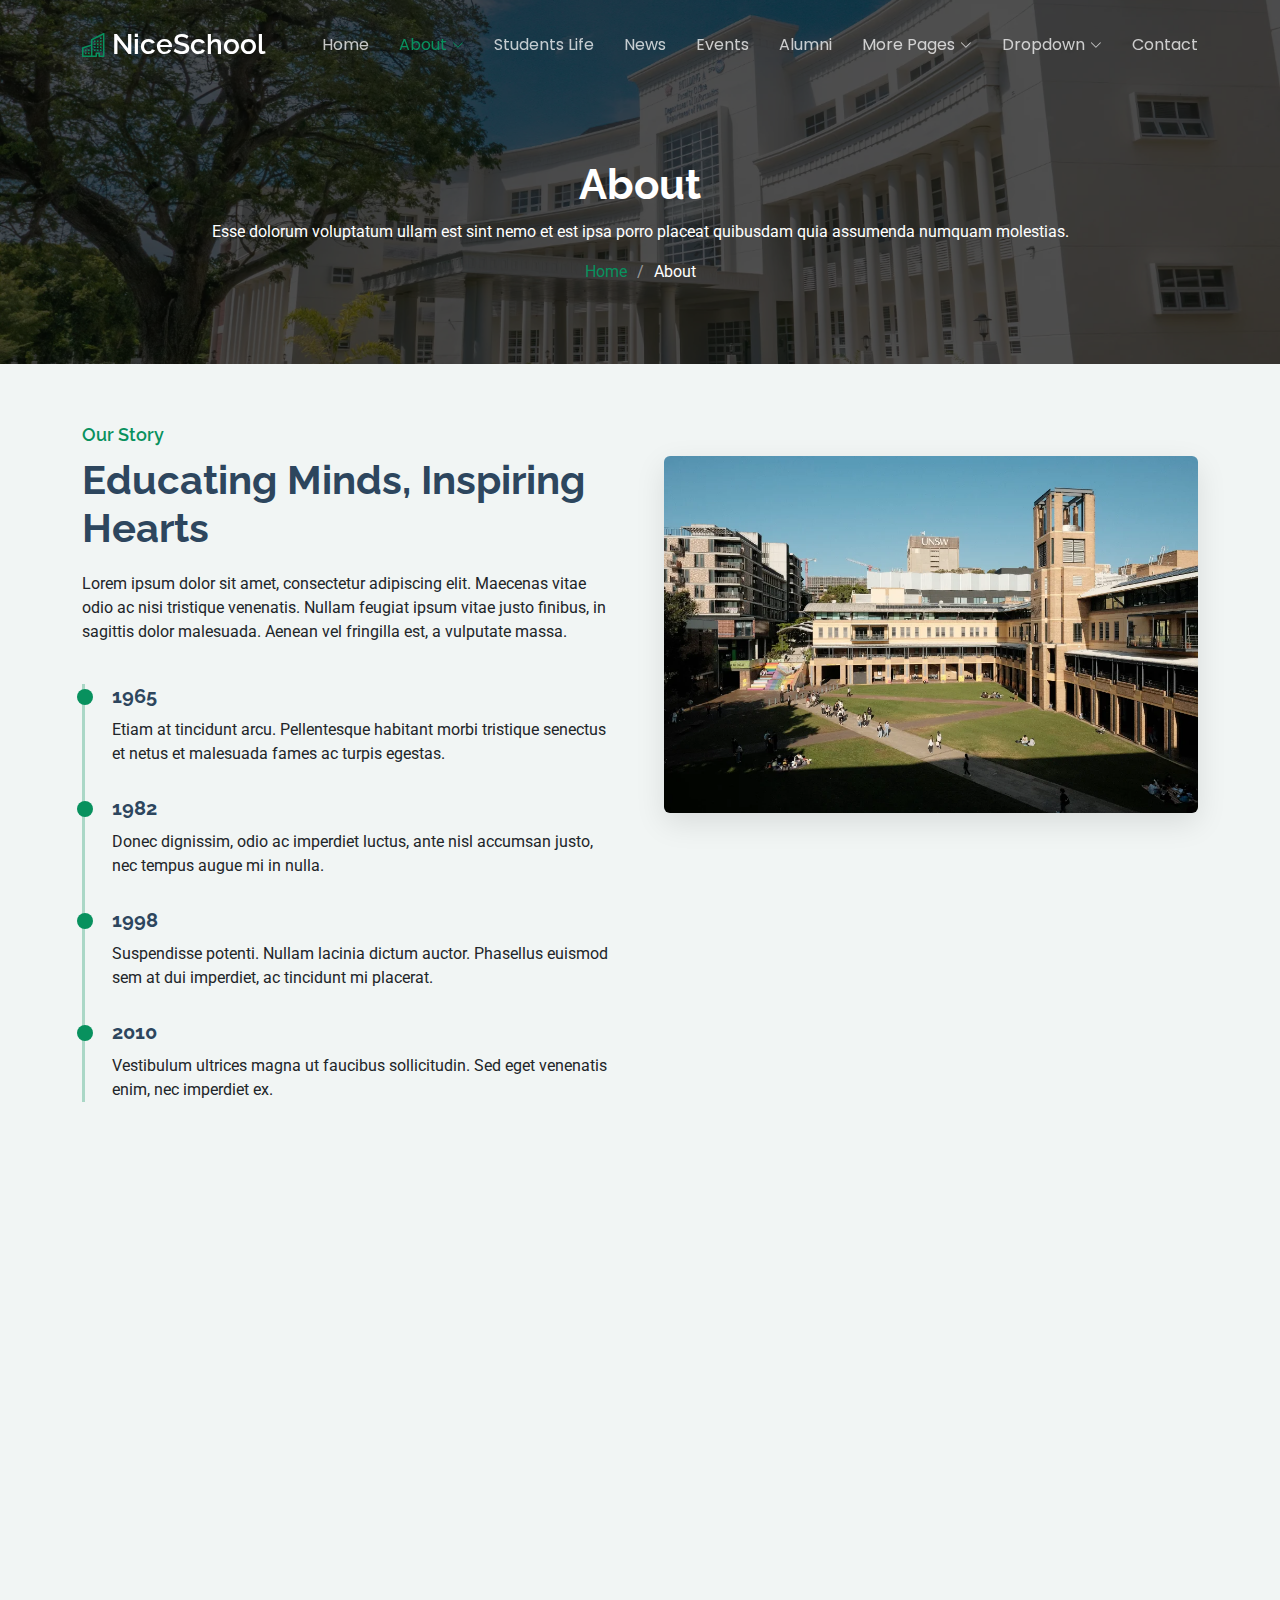
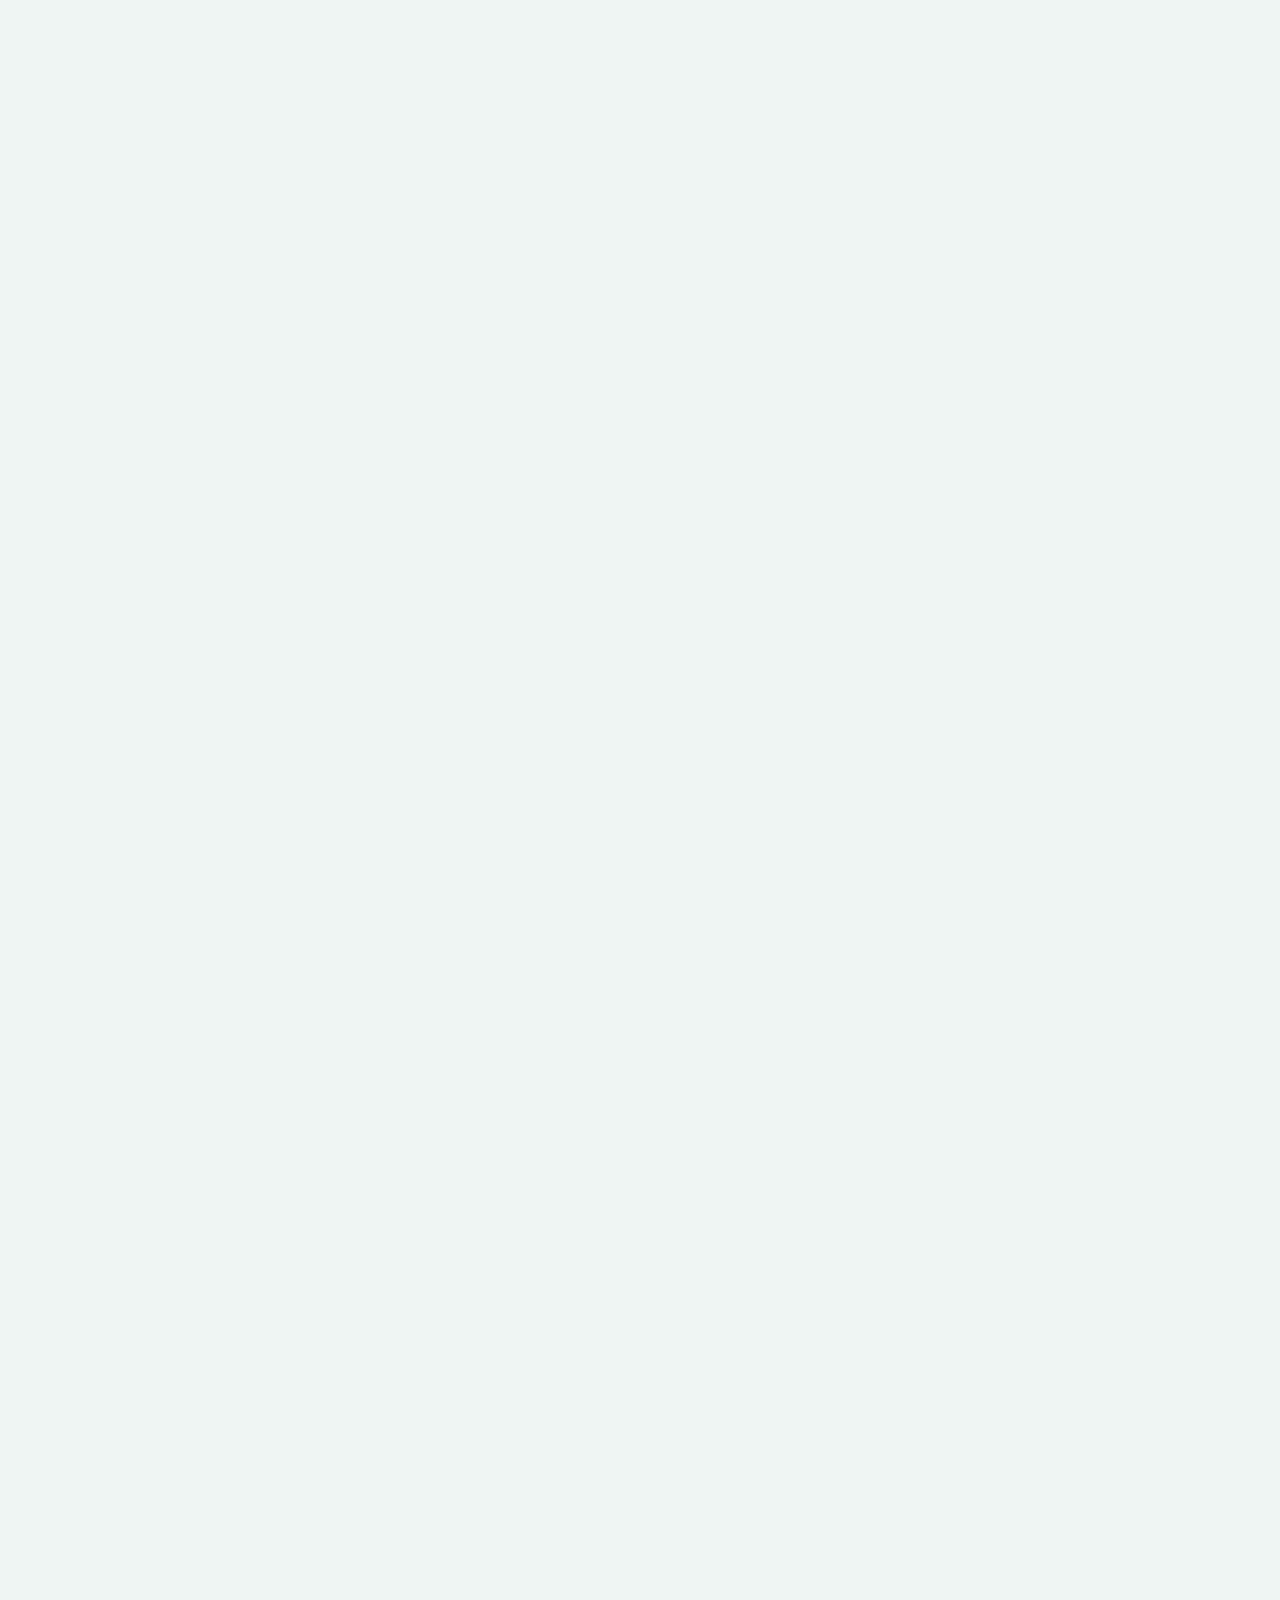
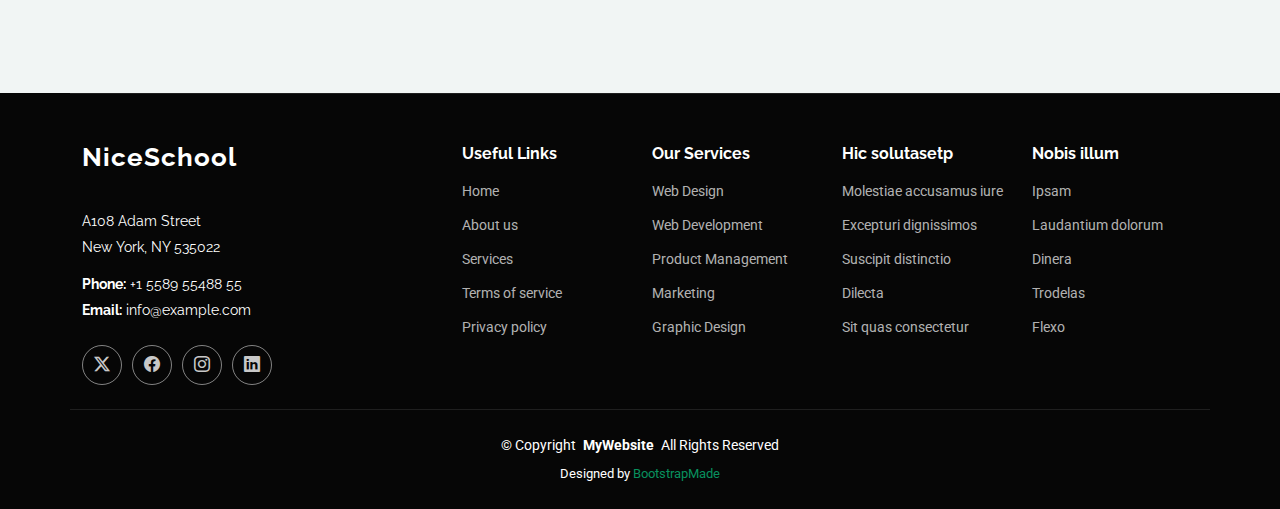
<file: client/about.html>
<!DOCTYPE html>
<html lang="en">

<head>
  <meta charset="utf-8">
  <meta content="width=device-width, initial-scale=1.0" name="viewport">
  <title>About - NiceSchool Bootstrap Template</title>
  <meta name="description" content="">
  <meta name="keywords" content="">

  <!-- Favicons -->
  <link href="assets/img/favicon.png" rel="icon">
  <link href="assets/img/apple-touch-icon.png" rel="apple-touch-icon">

  <!-- Fonts -->
  <link href="https://fonts.googleapis.com" rel="preconnect">
  <link href="https://fonts.gstatic.com" rel="preconnect" crossorigin>
  <link href="https://fonts.googleapis.com/css2?family=Roboto:ital,wght@0,100;0,300;0,400;0,500;0,700;0,900;1,100;1,300;1,400;1,500;1,700;1,900&family=Poppins:ital,wght@0,100;0,200;0,300;0,400;0,500;0,600;0,700;0,800;0,900;1,100;1,200;1,300;1,400;1,500;1,600;1,700;1,800;1,900&family=Raleway:ital,wght@0,100;0,200;0,300;0,400;0,500;0,600;0,700;0,800;0,900;1,100;1,200;1,300;1,400;1,500;1,600;1,700;1,800;1,900&display=swap" rel="stylesheet">

  <!-- Vendor CSS Files -->
  <link href="assets/vendor/bootstrap/css/bootstrap.min.css" rel="stylesheet">
  <link href="assets/vendor/bootstrap-icons/bootstrap-icons.css" rel="stylesheet">
  <link href="assets/vendor/aos/aos.css" rel="stylesheet">
  <link href="assets/vendor/swiper/swiper-bundle.min.css" rel="stylesheet">
  <link href="assets/vendor/glightbox/css/glightbox.min.css" rel="stylesheet">

  <!-- Main CSS File -->
  <link href="assets/css/main.css" rel="stylesheet">

  <!-- =======================================================
  * Template Name: NiceSchool
  * Template URL: https://bootstrapmade.com/nice-school-bootstrap-education-template/
  * Updated: May 10 2025 with Bootstrap v5.3.6
  * Author: BootstrapMade.com
  * License: https://bootstrapmade.com/license/
  ======================================================== -->
</head>

<body class="about-page">

  <header id="header" class="header d-flex align-items-center fixed-top">
    <div class="container-fluid container-xl position-relative d-flex align-items-center justify-content-between">

      <a href="index.html" class="logo d-flex align-items-center">
        <!-- Uncomment the line below if you also wish to use an image logo -->
        <!-- <img src="assets/img/logo.webp" alt=""> -->
        <i class="bi bi-buildings"></i>
        <h1 class="sitename">NiceSchool</h1>
      </a>

      <nav id="navmenu" class="navmenu">
        <ul>
          <li><a href="index.html">Home</a></li>
          <li class="dropdown"><a href="about.html" class="active"><span>About</span> <i class="bi bi-chevron-down toggle-dropdown"></i></a>
            <ul>
              <li><a href="about.html" class="active">About Us</a></li>
              <li><a href="admissions.html">Admissions</a></li>
              <li><a href="academics.html">Academics</a></li>
              <li><a href="faculty-staff.html">Faculty &amp; Staff</a></li>
              <li><a href="campus-facilities.html">Campus &amp; Facilities</a></li>
            </ul>
          </li>

          <li><a href="students-life.html">Students Life</a></li>
          <li><a href="news.html">News</a></li>
          <li><a href="events.html">Events</a></li>
          <li><a href="alumni.html">Alumni</a></li>
          <li class="dropdown"><a href="#"><span>More Pages</span> <i class="bi bi-chevron-down toggle-dropdown"></i></a>
            <ul>
              <li><a href="news-details.html">News Details</a></li>
              <li><a href="event-details.html">Event Details</a></li>
              <li><a href="privacy.html">Privacy</a></li>
              <li><a href="terms-of-service.html">Terms of Service</a></li>
              <li><a href="404.html">Error 404</a></li>
              <li><a href="starter-page.html">Starter Page</a></li>
            </ul>
          </li>

          <li class="dropdown"><a href="#"><span>Dropdown</span> <i class="bi bi-chevron-down toggle-dropdown"></i></a>
            <ul>
              <li><a href="#">Dropdown 1</a></li>
              <li class="dropdown"><a href="#"><span>Deep Dropdown</span> <i class="bi bi-chevron-down toggle-dropdown"></i></a>
                <ul>
                  <li><a href="#">Deep Dropdown 1</a></li>
                  <li><a href="#">Deep Dropdown 2</a></li>
                  <li><a href="#">Deep Dropdown 3</a></li>
                  <li><a href="#">Deep Dropdown 4</a></li>
                  <li><a href="#">Deep Dropdown 5</a></li>
                </ul>
              </li>
              <li><a href="#">Dropdown 2</a></li>
              <li><a href="#">Dropdown 3</a></li>
              <li><a href="#">Dropdown 4</a></li>
            </ul>
          </li>
          <li><a href="contact.html">Contact</a></li>
        </ul>
        <i class="mobile-nav-toggle d-xl-none bi bi-list"></i>
      </nav>

    </div>
  </header>

  <main class="main">

    <!-- Page Title -->
    <div class="page-title dark-background" style="background-image: url(assets/img/education/showcase-1.webp);">
      <div class="container position-relative">
        <h1>About</h1>
        <p>Esse dolorum voluptatum ullam est sint nemo et est ipsa porro placeat quibusdam quia assumenda numquam molestias.</p>
        <nav class="breadcrumbs">
          <ol>
            <li><a href="index.html">Home</a></li>
            <li class="current">About</li>
          </ol>
        </nav>
      </div>
    </div><!-- End Page Title -->

    <!-- History Section -->
    <section id="history" class="history section">

      <div class="container" data-aos="fade-up" data-aos-delay="100">

        <div class="row align-items-center g-5">
          <div class="col-lg-6">
            <div class="about-content" data-aos="fade-up" data-aos-delay="200">
              <h3>Our Story</h3>
              <h2>Educating Minds, Inspiring Hearts</h2>
              <p>Lorem ipsum dolor sit amet, consectetur adipiscing elit. Maecenas vitae odio ac nisi tristique venenatis. Nullam feugiat ipsum vitae justo finibus, in sagittis dolor malesuada. Aenean vel fringilla est, a vulputate massa.</p>

              <div class="timeline">
                <div class="timeline-item">
                  <div class="timeline-dot"></div>
                  <div class="timeline-content">
                    <h4>1965</h4>
                    <p>Etiam at tincidunt arcu. Pellentesque habitant morbi tristique senectus et netus et malesuada fames ac turpis egestas.</p>
                  </div>
                </div>

                <div class="timeline-item">
                  <div class="timeline-dot"></div>
                  <div class="timeline-content">
                    <h4>1982</h4>
                    <p>Donec dignissim, odio ac imperdiet luctus, ante nisl accumsan justo, nec tempus augue mi in nulla.</p>
                  </div>
                </div>

                <div class="timeline-item">
                  <div class="timeline-dot"></div>
                  <div class="timeline-content">
                    <h4>1998</h4>
                    <p>Suspendisse potenti. Nullam lacinia dictum auctor. Phasellus euismod sem at dui imperdiet, ac tincidunt mi placerat.</p>
                  </div>
                </div>

                <div class="timeline-item">
                  <div class="timeline-dot"></div>
                  <div class="timeline-content">
                    <h4>2010</h4>
                    <p>Vestibulum ultrices magna ut faucibus sollicitudin. Sed eget venenatis enim, nec imperdiet ex.</p>
                  </div>
                </div>
              </div>
            </div>
          </div>

          <div class="col-lg-6">
            <div class="about-image" data-aos="zoom-in" data-aos-delay="300">
              <img src="assets/img/education/campus-5.webp" alt="Campus" class="img-fluid rounded">

              <div class="mission-vision" data-aos="fade-up" data-aos-delay="400">
                <div class="mission">
                  <h3>Our Mission</h3>
                  <p>Vestibulum ante ipsum primis in faucibus orci luctus et ultrices posuere cubilia curae; Donec velit neque, auctor sit amet aliquam vel, ullamcorper sit amet ligula.</p>
                </div>

                <div class="vision">
                  <h3>Our Vision</h3>
                  <p>Nulla porttitor accumsan tincidunt. Mauris blandit aliquet elit, eget tincidunt nibh pulvinar a. Cras ultricies ligula sed magna dictum porta.</p>
                </div>
              </div>
            </div>
          </div>
        </div>

        <div class="row mt-5">
          <div class="col-lg-12">
            <div class="core-values" data-aos="fade-up" data-aos-delay="500">
              <h3 class="text-center mb-4">Core Values</h3>
              <div class="row row-cols-1 row-cols-md-2 row-cols-lg-4 g-4">
                <div class="col">
                  <div class="value-card">
                    <div class="value-icon">
                      <i class="bi bi-book"></i>
                    </div>
                    <h4>Academic Excellence</h4>
                    <p>Praesent sapien massa, convallis a pellentesque nec, egestas non nisi.</p>
                  </div>
                </div>

                <div class="col">
                  <div class="value-card">
                    <div class="value-icon">
                      <i class="bi bi-people"></i>
                    </div>
                    <h4>Community Engagement</h4>
                    <p>Vivamus magna justo, lacinia eget consectetur sed, convallis at tellus.</p>
                  </div>
                </div>

                <div class="col">
                  <div class="value-card">
                    <div class="value-icon">
                      <i class="bi bi-lightbulb"></i>
                    </div>
                    <h4>Innovation</h4>
                    <p>Curabitur arcu erat, accumsan id imperdiet et, porttitor at sem.</p>
                  </div>
                </div>

                <div class="col">
                  <div class="value-card">
                    <div class="value-icon">
                      <i class="bi bi-globe"></i>
                    </div>
                    <h4>Global Perspective</h4>
                    <p>Donec sollicitudin molestie malesuada. Curabitur non nulla sit amet nisl tempus.</p>
                  </div>
                </div>
              </div>
            </div>
          </div>
        </div>

      </div>

    </section><!-- /History Section -->

    <!-- Leadership Section -->
    <section id="leadership" class="leadership section">

      <div class="container" data-aos="fade-up" data-aos-delay="100">

        <div class="row mb-5">
          <div class="col-lg-6" data-aos="fade-right" data-aos-delay="200">
            <h3 class="section-subtitle">Meet Our Leadership</h3>
            <h2 class="section-heading">Dedicated Administration Guiding Our Educational Excellence</h2>
            <p class="section-description">Lorem ipsum dolor sit amet, consectetur adipiscing elit. Mauris ipsum sit nibh amet egestas tellus. Eu leo morbi massa sem faucibus nulla gravida vulputate adipiscing. Sed malesuada quam scelerisque amet commodo arcu mollis.</p>
            <div class="stats-container mt-4">
              <div class="row">
                <div class="col-md-4 col-6">
                  <div class="stat-item">
                    <h3>25+</h3>
                    <p>Years of Excellence</p>
                  </div>
                </div>
                <div class="col-md-4 col-6">
                  <div class="stat-item">
                    <h3>45+</h3>
                    <p>Faculty Members</p>
                  </div>
                </div>
                <div class="col-md-4 col-6">
                  <div class="stat-item">
                    <h3>98%</h3>
                    <p>Student Success</p>
                  </div>
                </div>
              </div>
            </div>
          </div>
          <div class="col-lg-6" data-aos="fade-left" data-aos-delay="300">
            <div class="about-image">
              <img src="assets/img/education/teacher-1.webp" alt="Our Leadership Team" class="img-fluid rounded">
            </div>
          </div>
        </div>

        <div class="leadership-team">
          <div class="row">
            <div class="col-lg-3 col-md-6 mb-4" data-aos="fade-up" data-aos-delay="100">
              <div class="leader-card">
                <div class="leader-image">
                  <img src="assets/img/person/person-m-2.webp" alt="Principal" class="img-fluid">
                  <div class="social-links">
                    <a href="#"><i class="bi bi-linkedin"></i></a>
                    <a href="#"><i class="bi bi-twitter-x"></i></a>
                    <a href="#"><i class="bi bi-envelope"></i></a>
                  </div>
                </div>
                <div class="leader-info">
                  <h4>Dr. Michael Anderson</h4>
                  <p class="position">Principal</p>
                  <p class="bio">Lorem ipsum dolor sit amet, consectetur adipiscing elit. Nulla luctus lectus a facilisis bibendum.</p>
                </div>
              </div>
            </div>

            <div class="col-lg-3 col-md-6 mb-4" data-aos="fade-up" data-aos-delay="200">
              <div class="leader-card">
                <div class="leader-image">
                  <img src="assets/img/person/person-f-3.webp" alt="Vice Principal" class="img-fluid">
                  <div class="social-links">
                    <a href="#"><i class="bi bi-linkedin"></i></a>
                    <a href="#"><i class="bi bi-twitter-x"></i></a>
                    <a href="#"><i class="bi bi-envelope"></i></a>
                  </div>
                </div>
                <div class="leader-info">
                  <h4>Dr. Sarah Johnson</h4>
                  <p class="position">Vice Principal</p>
                  <p class="bio">Lorem ipsum dolor sit amet, consectetur adipiscing elit. Nulla luctus lectus a facilisis bibendum.</p>
                </div>
              </div>
            </div>

            <div class="col-lg-3 col-md-6 mb-4" data-aos="fade-up" data-aos-delay="300">
              <div class="leader-card">
                <div class="leader-image">
                  <img src="assets/img/person/person-m-5.webp" alt="Dean of Students" class="img-fluid">
                  <div class="social-links">
                    <a href="#"><i class="bi bi-linkedin"></i></a>
                    <a href="#"><i class="bi bi-twitter-x"></i></a>
                    <a href="#"><i class="bi bi-envelope"></i></a>
                  </div>
                </div>
                <div class="leader-info">
                  <h4>Prof. David Martinez</h4>
                  <p class="position">Dean of Students</p>
                  <p class="bio">Lorem ipsum dolor sit amet, consectetur adipiscing elit. Nulla luctus lectus a facilisis bibendum.</p>
                </div>
              </div>
            </div>

            <div class="col-lg-3 col-md-6 mb-4" data-aos="fade-up" data-aos-delay="400">
              <div class="leader-card">
                <div class="leader-image">
                  <img src="assets/img/person/person-f-8.webp" alt="Academic Director" class="img-fluid">
                  <div class="social-links">
                    <a href="#"><i class="bi bi-linkedin"></i></a>
                    <a href="#"><i class="bi bi-twitter-x"></i></a>
                    <a href="#"><i class="bi bi-envelope"></i></a>
                  </div>
                </div>
                <div class="leader-info">
                  <h4>Dr. Emily Chen</h4>
                  <p class="position">Academic Director</p>
                  <p class="bio">Lorem ipsum dolor sit amet, consectetur adipiscing elit. Nulla luctus lectus a facilisis bibendum.</p>
                </div>
              </div>
            </div>
          </div>

          <div class="row">
            <div class="col-lg-3 col-md-6 mb-4" data-aos="fade-up" data-aos-delay="100">
              <div class="leader-card">
                <div class="leader-image">
                  <img src="assets/img/person/person-m-7.webp" alt="Financial Director" class="img-fluid">
                  <div class="social-links">
                    <a href="#"><i class="bi bi-linkedin"></i></a>
                    <a href="#"><i class="bi bi-twitter-x"></i></a>
                    <a href="#"><i class="bi bi-envelope"></i></a>
                  </div>
                </div>
                <div class="leader-info">
                  <h4>Robert Wilson</h4>
                  <p class="position">Financial Director</p>
                  <p class="bio">Lorem ipsum dolor sit amet, consectetur adipiscing elit. Nulla luctus lectus a facilisis bibendum.</p>
                </div>
              </div>
            </div>

            <div class="col-lg-3 col-md-6 mb-4" data-aos="fade-up" data-aos-delay="200">
              <div class="leader-card">
                <div class="leader-image">
                  <img src="assets/img/person/person-f-10.webp" alt="Head of Admissions" class="img-fluid">
                  <div class="social-links">
                    <a href="#"><i class="bi bi-linkedin"></i></a>
                    <a href="#"><i class="bi bi-twitter-x"></i></a>
                    <a href="#"><i class="bi bi-envelope"></i></a>
                  </div>
                </div>
                <div class="leader-info">
                  <h4>Jessica Parker</h4>
                  <p class="position">Head of Admissions</p>
                  <p class="bio">Lorem ipsum dolor sit amet, consectetur adipiscing elit. Nulla luctus lectus a facilisis bibendum.</p>
                </div>
              </div>
            </div>

            <div class="col-lg-3 col-md-6 mb-4" data-aos="fade-up" data-aos-delay="300">
              <div class="leader-card">
                <div class="leader-image">
                  <img src="assets/img/person/person-m-11.webp" alt="IT Director" class="img-fluid">
                  <div class="social-links">
                    <a href="#"><i class="bi bi-linkedin"></i></a>
                    <a href="#"><i class="bi bi-twitter-x"></i></a>
                    <a href="#"><i class="bi bi-envelope"></i></a>
                  </div>
                </div>
                <div class="leader-info">
                  <h4>Thomas Lee</h4>
                  <p class="position">IT Director</p>
                  <p class="bio">Lorem ipsum dolor sit amet, consectetur adipiscing elit. Nulla luctus lectus a facilisis bibendum.</p>
                </div>
              </div>
            </div>

            <div class="col-lg-3 col-md-6 mb-4" data-aos="fade-up" data-aos-delay="400">
              <div class="leader-card">
                <div class="leader-image">
                  <img src="assets/img/person/person-f-12.webp" alt="Student Welfare Officer" class="img-fluid">
                  <div class="social-links">
                    <a href="#"><i class="bi bi-linkedin"></i></a>
                    <a href="#"><i class="bi bi-twitter-x"></i></a>
                    <a href="#"><i class="bi bi-envelope"></i></a>
                  </div>
                </div>
                <div class="leader-info">
                  <h4>Amanda Rodriguez</h4>
                  <p class="position">Student Welfare Officer</p>
                  <p class="bio">Lorem ipsum dolor sit amet, consectetur adipiscing elit. Nulla luctus lectus a facilisis bibendum.</p>
                </div>
              </div>
            </div>
          </div>
        </div>

      </div>

    </section><!-- /Leadership Section -->

  </main>

  <footer id="footer" class="footer position-relative dark-background">

    <div class="container footer-top">
      <div class="row gy-4">
        <div class="col-lg-4 col-md-6 footer-about">
          <a href="index.html" class="logo d-flex align-items-center">
            <span class="sitename">NiceSchool</span>
          </a>
          <div class="footer-contact pt-3">
            <p>A108 Adam Street</p>
            <p>New York, NY 535022</p>
            <p class="mt-3"><strong>Phone:</strong> <span>+1 5589 55488 55</span></p>
            <p><strong>Email:</strong> <span>info@example.com</span></p>
          </div>
          <div class="social-links d-flex mt-4">
            <a href=""><i class="bi bi-twitter-x"></i></a>
            <a href=""><i class="bi bi-facebook"></i></a>
            <a href=""><i class="bi bi-instagram"></i></a>
            <a href=""><i class="bi bi-linkedin"></i></a>
          </div>
        </div>

        <div class="col-lg-2 col-md-3 footer-links">
          <h4>Useful Links</h4>
          <ul>
            <li><a href="#">Home</a></li>
            <li><a href="#">About us</a></li>
            <li><a href="#">Services</a></li>
            <li><a href="#">Terms of service</a></li>
            <li><a href="#">Privacy policy</a></li>
          </ul>
        </div>

        <div class="col-lg-2 col-md-3 footer-links">
          <h4>Our Services</h4>
          <ul>
            <li><a href="#">Web Design</a></li>
            <li><a href="#">Web Development</a></li>
            <li><a href="#">Product Management</a></li>
            <li><a href="#">Marketing</a></li>
            <li><a href="#">Graphic Design</a></li>
          </ul>
        </div>

        <div class="col-lg-2 col-md-3 footer-links">
          <h4>Hic solutasetp</h4>
          <ul>
            <li><a href="#">Molestiae accusamus iure</a></li>
            <li><a href="#">Excepturi dignissimos</a></li>
            <li><a href="#">Suscipit distinctio</a></li>
            <li><a href="#">Dilecta</a></li>
            <li><a href="#">Sit quas consectetur</a></li>
          </ul>
        </div>

        <div class="col-lg-2 col-md-3 footer-links">
          <h4>Nobis illum</h4>
          <ul>
            <li><a href="#">Ipsam</a></li>
            <li><a href="#">Laudantium dolorum</a></li>
            <li><a href="#">Dinera</a></li>
            <li><a href="#">Trodelas</a></li>
            <li><a href="#">Flexo</a></li>
          </ul>
        </div>

      </div>
    </div>

    <div class="container copyright text-center mt-4">
      <p>© <span>Copyright</span> <strong class="px-1 sitename">MyWebsite</strong> <span>All Rights Reserved</span></p>
      <div class="credits">
        <!-- All the links in the footer should remain intact. -->
        <!-- You can delete the links only if you've purchased the pro version. -->
        <!-- Licensing information: https://bootstrapmade.com/license/ -->
        <!-- Purchase the pro version with working PHP/AJAX contact form: [buy-url] -->
        Designed by <a href="https://bootstrapmade.com/">BootstrapMade</a>
      </div>
    </div>

  </footer>

  <!-- Scroll Top -->
  <a href="#" id="scroll-top" class="scroll-top d-flex align-items-center justify-content-center"><i class="bi bi-arrow-up-short"></i></a>

  <!-- Preloader -->
  <div id="preloader"></div>

  <!-- Vendor JS Files -->
  <script src="assets/vendor/bootstrap/js/bootstrap.bundle.min.js"></script>
  <script src="assets/vendor/php-email-form/validate.js"></script>
  <script src="assets/vendor/aos/aos.js"></script>
  <script src="assets/vendor/purecounter/purecounter_vanilla.js"></script>
  <script src="assets/vendor/imagesloaded/imagesloaded.pkgd.min.js"></script>
  <script src="assets/vendor/isotope-layout/isotope.pkgd.min.js"></script>
  <script src="assets/vendor/swiper/swiper-bundle.min.js"></script>
  <script src="assets/vendor/glightbox/js/glightbox.min.js"></script>

  <!-- Main JS File -->
  <script src="assets/js/main.js"></script>

</body>

</html>
</file>
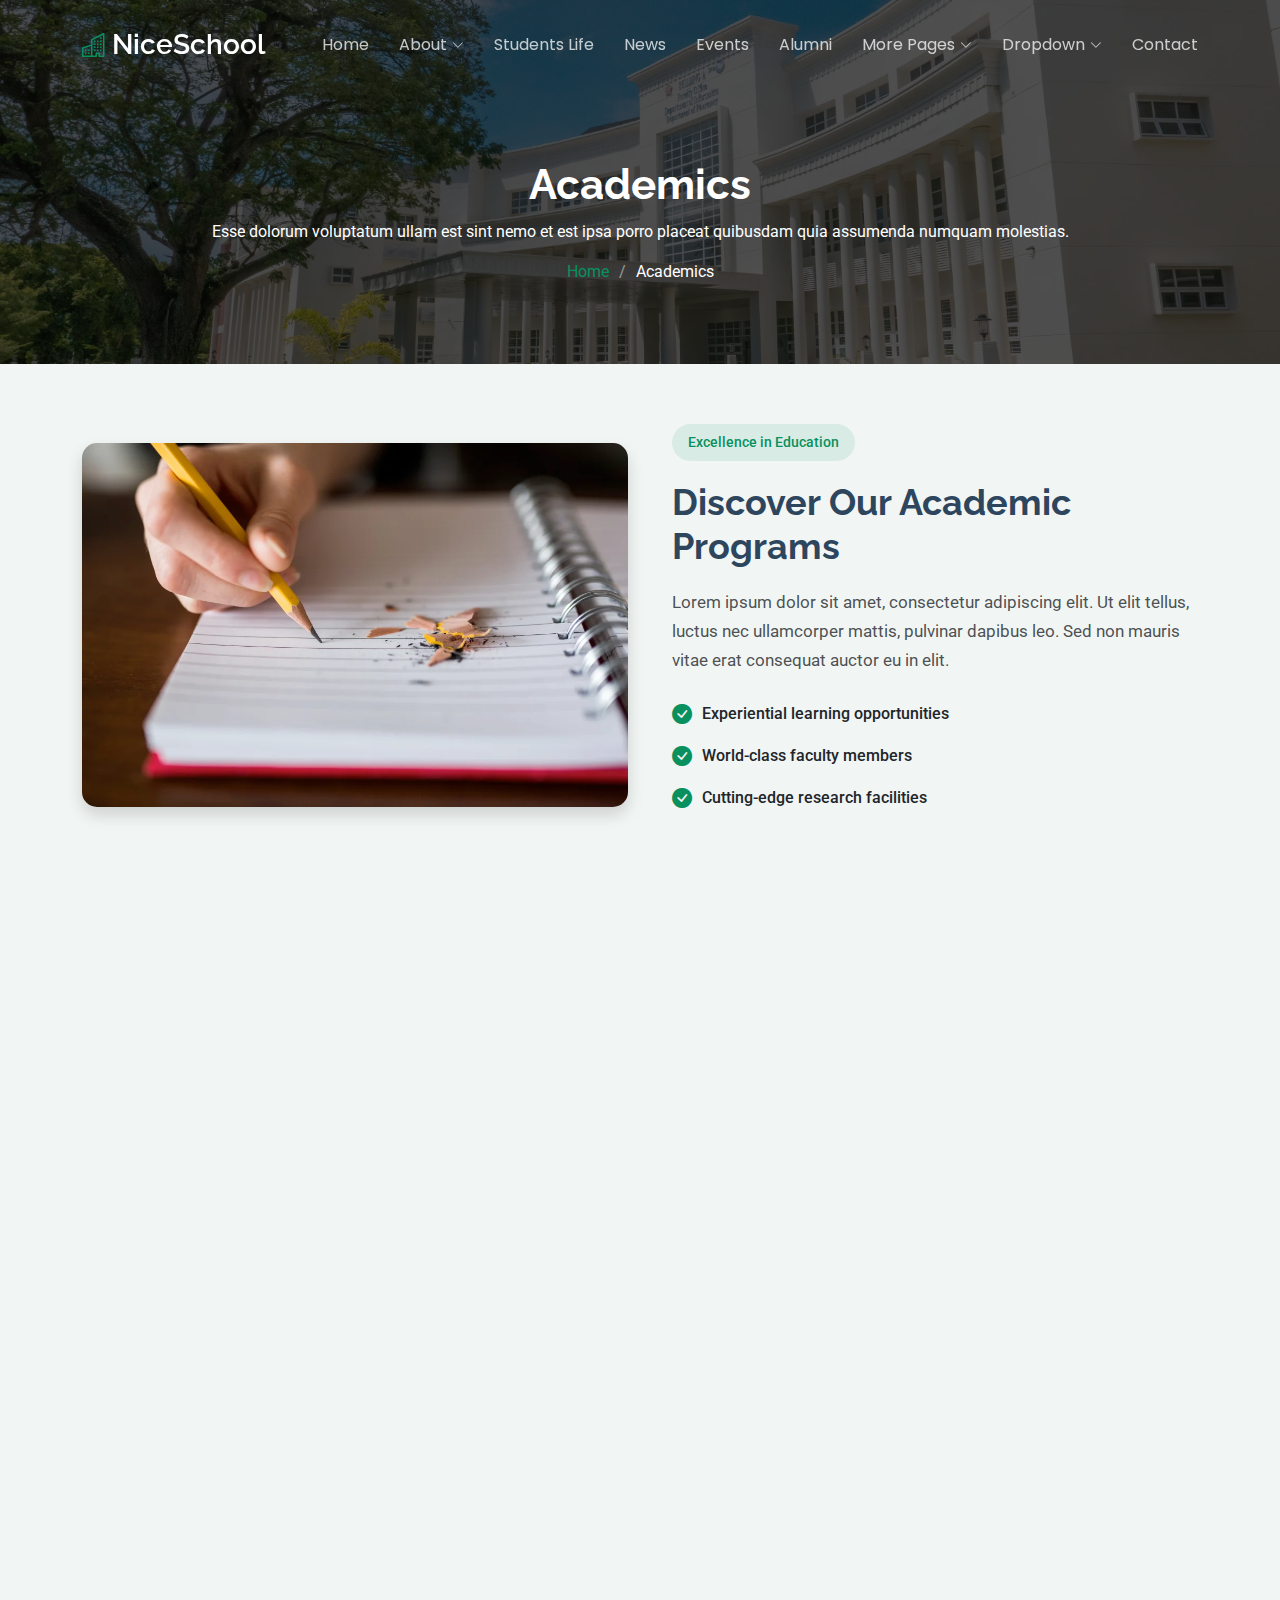
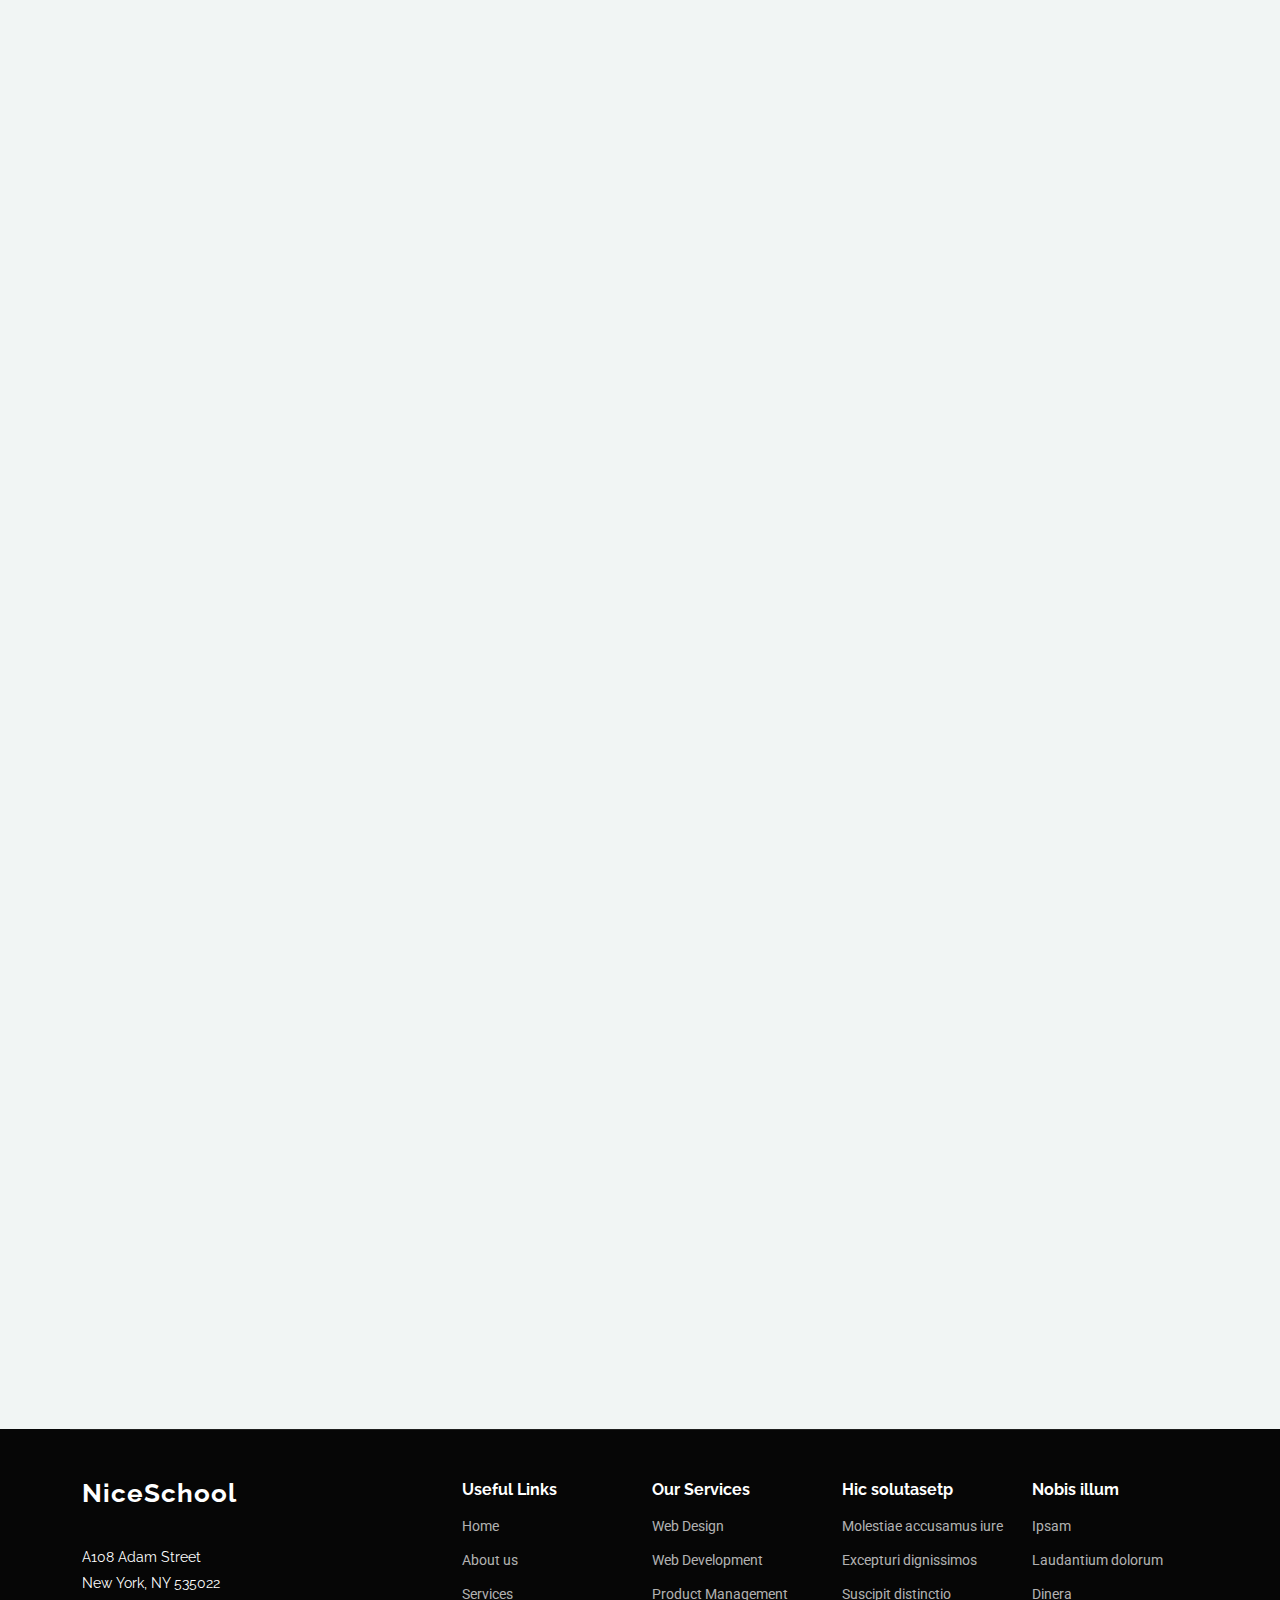
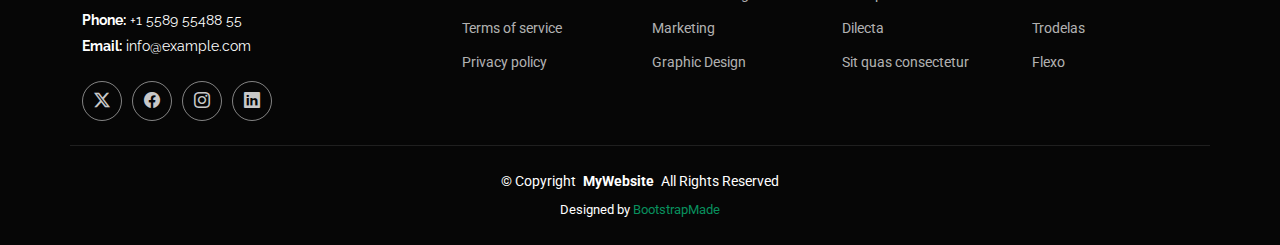
<file: client/academics.html>
<!DOCTYPE html>
<html lang="en">

<head>
  <meta charset="utf-8">
  <meta content="width=device-width, initial-scale=1.0" name="viewport">
  <title>Academics - NiceSchool Bootstrap Template</title>
  <meta name="description" content="">
  <meta name="keywords" content="">

  <!-- Favicons -->
  <link href="assets/img/favicon.png" rel="icon">
  <link href="assets/img/apple-touch-icon.png" rel="apple-touch-icon">

  <!-- Fonts -->
  <link href="https://fonts.googleapis.com" rel="preconnect">
  <link href="https://fonts.gstatic.com" rel="preconnect" crossorigin>
  <link href="https://fonts.googleapis.com/css2?family=Roboto:ital,wght@0,100;0,300;0,400;0,500;0,700;0,900;1,100;1,300;1,400;1,500;1,700;1,900&family=Poppins:ital,wght@0,100;0,200;0,300;0,400;0,500;0,600;0,700;0,800;0,900;1,100;1,200;1,300;1,400;1,500;1,600;1,700;1,800;1,900&family=Raleway:ital,wght@0,100;0,200;0,300;0,400;0,500;0,600;0,700;0,800;0,900;1,100;1,200;1,300;1,400;1,500;1,600;1,700;1,800;1,900&display=swap" rel="stylesheet">

  <!-- Vendor CSS Files -->
  <link href="assets/vendor/bootstrap/css/bootstrap.min.css" rel="stylesheet">
  <link href="assets/vendor/bootstrap-icons/bootstrap-icons.css" rel="stylesheet">
  <link href="assets/vendor/aos/aos.css" rel="stylesheet">
  <link href="assets/vendor/swiper/swiper-bundle.min.css" rel="stylesheet">
  <link href="assets/vendor/glightbox/css/glightbox.min.css" rel="stylesheet">

  <!-- Main CSS File -->
  <link href="assets/css/main.css" rel="stylesheet">

  <!-- =======================================================
  * Template Name: NiceSchool
  * Template URL: https://bootstrapmade.com/nice-school-bootstrap-education-template/
  * Updated: May 10 2025 with Bootstrap v5.3.6
  * Author: BootstrapMade.com
  * License: https://bootstrapmade.com/license/
  ======================================================== -->
</head>

<body class="academics-page">

  <header id="header" class="header d-flex align-items-center fixed-top">
    <div class="container-fluid container-xl position-relative d-flex align-items-center justify-content-between">

      <a href="index.html" class="logo d-flex align-items-center">
        <!-- Uncomment the line below if you also wish to use an image logo -->
        <!-- <img src="assets/img/logo.webp" alt=""> -->
        <i class="bi bi-buildings"></i>
        <h1 class="sitename">NiceSchool</h1>
      </a>

      <nav id="navmenu" class="navmenu">
        <ul>
          <li><a href="index.html">Home</a></li>
          <li class="dropdown"><a href="about.html"><span>About</span> <i class="bi bi-chevron-down toggle-dropdown"></i></a>
            <ul>
              <li><a href="about.html">About Us</a></li>
              <li><a href="admissions.html">Admissions</a></li>
              <li><a href="academics.html" class="active">Academics</a></li>
              <li><a href="faculty-staff.html">Faculty &amp; Staff</a></li>
              <li><a href="campus-facilities.html">Campus &amp; Facilities</a></li>
            </ul>
          </li>

          <li><a href="students-life.html">Students Life</a></li>
          <li><a href="news.html">News</a></li>
          <li><a href="events.html">Events</a></li>
          <li><a href="alumni.html">Alumni</a></li>
          <li class="dropdown"><a href="#"><span>More Pages</span> <i class="bi bi-chevron-down toggle-dropdown"></i></a>
            <ul>
              <li><a href="news-details.html">News Details</a></li>
              <li><a href="event-details.html">Event Details</a></li>
              <li><a href="privacy.html">Privacy</a></li>
              <li><a href="terms-of-service.html">Terms of Service</a></li>
              <li><a href="404.html">Error 404</a></li>
              <li><a href="starter-page.html">Starter Page</a></li>
            </ul>
          </li>

          <li class="dropdown"><a href="#"><span>Dropdown</span> <i class="bi bi-chevron-down toggle-dropdown"></i></a>
            <ul>
              <li><a href="#">Dropdown 1</a></li>
              <li class="dropdown"><a href="#"><span>Deep Dropdown</span> <i class="bi bi-chevron-down toggle-dropdown"></i></a>
                <ul>
                  <li><a href="#">Deep Dropdown 1</a></li>
                  <li><a href="#">Deep Dropdown 2</a></li>
                  <li><a href="#">Deep Dropdown 3</a></li>
                  <li><a href="#">Deep Dropdown 4</a></li>
                  <li><a href="#">Deep Dropdown 5</a></li>
                </ul>
              </li>
              <li><a href="#">Dropdown 2</a></li>
              <li><a href="#">Dropdown 3</a></li>
              <li><a href="#">Dropdown 4</a></li>
            </ul>
          </li>
          <li><a href="contact.html">Contact</a></li>
        </ul>
        <i class="mobile-nav-toggle d-xl-none bi bi-list"></i>
      </nav>

    </div>
  </header>

  <main class="main">

    <!-- Page Title -->
    <div class="page-title dark-background" style="background-image: url(assets/img/education/showcase-1.webp);">
      <div class="container position-relative">
        <h1>Academics</h1>
        <p>Esse dolorum voluptatum ullam est sint nemo et est ipsa porro placeat quibusdam quia assumenda numquam molestias.</p>
        <nav class="breadcrumbs">
          <ol>
            <li><a href="index.html">Home</a></li>
            <li class="current">Academics</li>
          </ol>
        </nav>
      </div>
    </div><!-- End Page Title -->

    <!-- Academics Section -->
    <section id="academics" class="academics section">

      <div class="container" data-aos="fade-up" data-aos-delay="100">

        <div class="intro-wrapper">
          <div class="row align-items-center">
            <div class="col-lg-6 mb-4 mb-lg-0" data-aos="fade-right" data-aos-delay="200">
              <div class="intro-image">
                <img src="assets/img/education/education-1.webp" alt="Academic Programs" class="img-fluid rounded-lg shadow">
                <div class="accent-shape"></div>
              </div>
            </div>
            <div class="col-lg-6" data-aos="fade-left" data-aos-delay="300">
              <div class="intro-content">
                <span class="subtitle">Excellence in Education</span>
                <h2>Discover Our Academic Programs</h2>
                <p class="intro-text">Lorem ipsum dolor sit amet, consectetur adipiscing elit. Ut elit tellus, luctus nec ullamcorper mattis, pulvinar dapibus leo. Sed non mauris vitae erat consequat auctor eu in elit.</p>
                <div class="key-highlights">
                  <div class="highlight-item">
                    <i class="bi bi-check-circle-fill"></i>
                    <span>Experiential learning opportunities</span>
                  </div>
                  <div class="highlight-item">
                    <i class="bi bi-check-circle-fill"></i>
                    <span>World-class faculty members</span>
                  </div>
                  <div class="highlight-item">
                    <i class="bi bi-check-circle-fill"></i>
                    <span>Cutting-edge research facilities</span>
                  </div>
                </div>
              </div>
            </div>
          </div>
        </div>

        <div class="programs-navigation" data-aos="fade-up" data-aos-delay="100">
          <div class="row">
            <div class="col-12">
              <div class="program-tabs">
                <ul class="nav nav-tabs justify-content-center" role="tablist">
                  <li class="nav-item" role="presentation">
                    <button class="nav-link active" id="all-tab" data-bs-toggle="tab" data-bs-target="#academics-all" type="button" role="tab">
                      <span class="icon"><i class="bi bi-grid-3x3-gap"></i></span>
                      <span class="text">All Programs</span>
                    </button>
                  </li>
                  <li class="nav-item" role="presentation">
                    <button class="nav-link" id="undergraduate-tab" data-bs-toggle="tab" data-bs-target="#academics-undergraduate" type="button" role="tab">
                      <span class="icon"><i class="bi bi-mortarboard"></i></span>
                      <span class="text">Undergraduate</span>
                    </button>
                  </li>
                  <li class="nav-item" role="presentation">
                    <button class="nav-link" id="graduate-tab" data-bs-toggle="tab" data-bs-target="#academics-graduate" type="button" role="tab">
                      <span class="icon"><i class="bi bi-book"></i></span>
                      <span class="text">Graduate</span>
                    </button>
                  </li>
                  <li class="nav-item" role="presentation">
                    <button class="nav-link" id="doctoral-tab" data-bs-toggle="tab" data-bs-target="#academics-doctoral" type="button" role="tab">
                      <span class="icon"><i class="bi bi-award"></i></span>
                      <span class="text">Doctoral</span>
                    </button>
                  </li>
                </ul>
              </div>
            </div>
          </div>
        </div>

        <div class="tab-content programs-content" data-aos="fade-up" data-aos-delay="200">
          <!-- All Programs Tab -->
          <div class="tab-pane fade show active" id="academics-all" role="tabpanel">
            <div class="row g-4">
              <!-- Program Item -->
              <div class="col-lg-4 col-md-6" data-aos="zoom-in" data-aos-delay="100">
                <div class="program-item undergraduate">
                  <div class="program-header">
                    <div class="program-icon">
                      <i class="bi bi-cpu"></i>
                    </div>
                    <span class="program-type">Undergraduate</span>
                  </div>
                  <div class="program-body">
                    <h3>Computer Science</h3>
                    <p>Lorem ipsum dolor sit amet, consectetur adipiscing elit. Ut elit tellus, luctus nec ullamcorper mattis.</p>
                    <ul class="program-details">
                      <li><i class="bi bi-clock"></i> 4 years</li>
                      <li><i class="bi bi-mortarboard-fill"></i> B.Sc. Degree</li>
                      <li><i class="bi bi-calendar-check"></i> Fall &amp; Spring</li>
                    </ul>
                  </div>
                  <div class="program-footer">
                    <a href="#" class="program-link">View Program <i class="bi bi-arrow-right"></i></a>
                  </div>
                </div>
              </div>

              <!-- Program Item -->
              <div class="col-lg-4 col-md-6" data-aos="zoom-in" data-aos-delay="200">
                <div class="program-item graduate">
                  <div class="program-header">
                    <div class="program-icon">
                      <i class="bi bi-briefcase"></i>
                    </div>
                    <span class="program-type">Graduate</span>
                  </div>
                  <div class="program-body">
                    <h3>Business Administration</h3>
                    <p>Lorem ipsum dolor sit amet, consectetur adipiscing elit. Ut elit tellus, luctus nec ullamcorper mattis.</p>
                    <ul class="program-details">
                      <li><i class="bi bi-clock"></i> 2 years</li>
                      <li><i class="bi bi-mortarboard-fill"></i> MBA Degree</li>
                      <li><i class="bi bi-calendar-check"></i> Fall &amp; Spring</li>
                    </ul>
                  </div>
                  <div class="program-footer">
                    <a href="#" class="program-link">View Program <i class="bi bi-arrow-right"></i></a>
                  </div>
                </div>
              </div>

              <!-- Program Item -->
              <div class="col-lg-4 col-md-6" data-aos="zoom-in" data-aos-delay="300">
                <div class="program-item doctoral">
                  <div class="program-header">
                    <div class="program-icon">
                      <i class="bi bi-diagram-3"></i>
                    </div>
                    <span class="program-type">Doctoral</span>
                  </div>
                  <div class="program-body">
                    <h3>Neuroscience</h3>
                    <p>Lorem ipsum dolor sit amet, consectetur adipiscing elit. Ut elit tellus, luctus nec ullamcorper mattis.</p>
                    <ul class="program-details">
                      <li><i class="bi bi-clock"></i> 5 years</li>
                      <li><i class="bi bi-mortarboard-fill"></i> Ph.D. Degree</li>
                      <li><i class="bi bi-calendar-check"></i> Fall Intake</li>
                    </ul>
                  </div>
                  <div class="program-footer">
                    <a href="#" class="program-link">View Program <i class="bi bi-arrow-right"></i></a>
                  </div>
                </div>
              </div>

              <!-- Program Item -->
              <div class="col-lg-4 col-md-6" data-aos="zoom-in" data-aos-delay="100">
                <div class="program-item undergraduate">
                  <div class="program-header">
                    <div class="program-icon">
                      <i class="bi bi-tree"></i>
                    </div>
                    <span class="program-type">Undergraduate</span>
                  </div>
                  <div class="program-body">
                    <h3>Environmental Science</h3>
                    <p>Lorem ipsum dolor sit amet, consectetur adipiscing elit. Ut elit tellus, luctus nec ullamcorper mattis.</p>
                    <ul class="program-details">
                      <li><i class="bi bi-clock"></i> 4 years</li>
                      <li><i class="bi bi-mortarboard-fill"></i> B.Sc. Degree</li>
                      <li><i class="bi bi-calendar-check"></i> Fall &amp; Spring</li>
                    </ul>
                  </div>
                  <div class="program-footer">
                    <a href="#" class="program-link">View Program <i class="bi bi-arrow-right"></i></a>
                  </div>
                </div>
              </div>

              <!-- Program Item -->
              <div class="col-lg-4 col-md-6" data-aos="zoom-in" data-aos-delay="200">
                <div class="program-item graduate">
                  <div class="program-header">
                    <div class="program-icon">
                      <i class="bi bi-graph-up"></i>
                    </div>
                    <span class="program-type">Graduate</span>
                  </div>
                  <div class="program-body">
                    <h3>Data Science</h3>
                    <p>Lorem ipsum dolor sit amet, consectetur adipiscing elit. Ut elit tellus, luctus nec ullamcorper mattis.</p>
                    <ul class="program-details">
                      <li><i class="bi bi-clock"></i> 2 years</li>
                      <li><i class="bi bi-mortarboard-fill"></i> M.Sc. Degree</li>
                      <li><i class="bi bi-calendar-check"></i> Fall &amp; Spring</li>
                    </ul>
                  </div>
                  <div class="program-footer">
                    <a href="#" class="program-link">View Program <i class="bi bi-arrow-right"></i></a>
                  </div>
                </div>
              </div>

              <!-- Program Item -->
              <div class="col-lg-4 col-md-6" data-aos="zoom-in" data-aos-delay="300">
                <div class="program-item doctoral">
                  <div class="program-header">
                    <div class="program-icon">
                      <i class="bi bi-people"></i>
                    </div>
                    <span class="program-type">Doctoral</span>
                  </div>
                  <div class="program-body">
                    <h3>Psychology</h3>
                    <p>Lorem ipsum dolor sit amet, consectetur adipiscing elit. Ut elit tellus, luctus nec ullamcorper mattis.</p>
                    <ul class="program-details">
                      <li><i class="bi bi-clock"></i> 4 years</li>
                      <li><i class="bi bi-mortarboard-fill"></i> Ph.D. Degree</li>
                      <li><i class="bi bi-calendar-check"></i> Fall Intake</li>
                    </ul>
                  </div>
                  <div class="program-footer">
                    <a href="#" class="program-link">View Program <i class="bi bi-arrow-right"></i></a>
                  </div>
                </div>
              </div>
            </div>
          </div>

          <!-- Undergraduate Tab -->
          <div class="tab-pane fade" id="academics-undergraduate" role="tabpanel">
            <div class="row g-4">
              <!-- Program Item -->
              <div class="col-lg-4 col-md-6" data-aos="zoom-in">
                <div class="program-item undergraduate">
                  <div class="program-header">
                    <div class="program-icon">
                      <i class="bi bi-cpu"></i>
                    </div>
                    <span class="program-type">Undergraduate</span>
                  </div>
                  <div class="program-body">
                    <h3>Computer Science</h3>
                    <p>Lorem ipsum dolor sit amet, consectetur adipiscing elit. Ut elit tellus, luctus nec ullamcorper mattis.</p>
                    <ul class="program-details">
                      <li><i class="bi bi-clock"></i> 4 years</li>
                      <li><i class="bi bi-mortarboard-fill"></i> B.Sc. Degree</li>
                      <li><i class="bi bi-calendar-check"></i> Fall &amp; Spring</li>
                    </ul>
                  </div>
                  <div class="program-footer">
                    <a href="#" class="program-link">View Program <i class="bi bi-arrow-right"></i></a>
                  </div>
                </div>
              </div>

              <!-- Program Item -->
              <div class="col-lg-4 col-md-6" data-aos="zoom-in" data-aos-delay="100">
                <div class="program-item undergraduate">
                  <div class="program-header">
                    <div class="program-icon">
                      <i class="bi bi-tree"></i>
                    </div>
                    <span class="program-type">Undergraduate</span>
                  </div>
                  <div class="program-body">
                    <h3>Environmental Science</h3>
                    <p>Lorem ipsum dolor sit amet, consectetur adipiscing elit. Ut elit tellus, luctus nec ullamcorper mattis.</p>
                    <ul class="program-details">
                      <li><i class="bi bi-clock"></i> 4 years</li>
                      <li><i class="bi bi-mortarboard-fill"></i> B.Sc. Degree</li>
                      <li><i class="bi bi-calendar-check"></i> Fall &amp; Spring</li>
                    </ul>
                  </div>
                  <div class="program-footer">
                    <a href="#" class="program-link">View Program <i class="bi bi-arrow-right"></i></a>
                  </div>
                </div>
              </div>
            </div>
          </div>

          <!-- Graduate Tab -->
          <div class="tab-pane fade" id="academics-graduate" role="tabpanel">
            <div class="row g-4">
              <!-- Program Item -->
              <div class="col-lg-4 col-md-6" data-aos="zoom-in">
                <div class="program-item graduate">
                  <div class="program-header">
                    <div class="program-icon">
                      <i class="bi bi-briefcase"></i>
                    </div>
                    <span class="program-type">Graduate</span>
                  </div>
                  <div class="program-body">
                    <h3>Business Administration</h3>
                    <p>Lorem ipsum dolor sit amet, consectetur adipiscing elit. Ut elit tellus, luctus nec ullamcorper mattis.</p>
                    <ul class="program-details">
                      <li><i class="bi bi-clock"></i> 2 years</li>
                      <li><i class="bi bi-mortarboard-fill"></i> MBA Degree</li>
                      <li><i class="bi bi-calendar-check"></i> Fall &amp; Spring</li>
                    </ul>
                  </div>
                  <div class="program-footer">
                    <a href="#" class="program-link">View Program <i class="bi bi-arrow-right"></i></a>
                  </div>
                </div>
              </div>

              <!-- Program Item -->
              <div class="col-lg-4 col-md-6" data-aos="zoom-in" data-aos-delay="100">
                <div class="program-item graduate">
                  <div class="program-header">
                    <div class="program-icon">
                      <i class="bi bi-graph-up"></i>
                    </div>
                    <span class="program-type">Graduate</span>
                  </div>
                  <div class="program-body">
                    <h3>Data Science</h3>
                    <p>Lorem ipsum dolor sit amet, consectetur adipiscing elit. Ut elit tellus, luctus nec ullamcorper mattis.</p>
                    <ul class="program-details">
                      <li><i class="bi bi-clock"></i> 2 years</li>
                      <li><i class="bi bi-mortarboard-fill"></i> M.Sc. Degree</li>
                      <li><i class="bi bi-calendar-check"></i> Fall &amp; Spring</li>
                    </ul>
                  </div>
                  <div class="program-footer">
                    <a href="#" class="program-link">View Program <i class="bi bi-arrow-right"></i></a>
                  </div>
                </div>
              </div>
            </div>
          </div>

          <!-- Doctoral Tab -->
          <div class="tab-pane fade" id="academics-doctoral" role="tabpanel">
            <div class="row g-4">
              <!-- Program Item -->
              <div class="col-lg-4 col-md-6" data-aos="zoom-in">
                <div class="program-item doctoral">
                  <div class="program-header">
                    <div class="program-icon">
                      <i class="bi bi-diagram-3"></i>
                    </div>
                    <span class="program-type">Doctoral</span>
                  </div>
                  <div class="program-body">
                    <h3>Neuroscience</h3>
                    <p>Lorem ipsum dolor sit amet, consectetur adipiscing elit. Ut elit tellus, luctus nec ullamcorper mattis.</p>
                    <ul class="program-details">
                      <li><i class="bi bi-clock"></i> 5 years</li>
                      <li><i class="bi bi-mortarboard-fill"></i> Ph.D. Degree</li>
                      <li><i class="bi bi-calendar-check"></i> Fall Intake</li>
                    </ul>
                  </div>
                  <div class="program-footer">
                    <a href="#" class="program-link">View Program <i class="bi bi-arrow-right"></i></a>
                  </div>
                </div>
              </div>

              <!-- Program Item -->
              <div class="col-lg-4 col-md-6" data-aos="zoom-in" data-aos-delay="100">
                <div class="program-item doctoral">
                  <div class="program-header">
                    <div class="program-icon">
                      <i class="bi bi-people"></i>
                    </div>
                    <span class="program-type">Doctoral</span>
                  </div>
                  <div class="program-body">
                    <h3>Psychology</h3>
                    <p>Lorem ipsum dolor sit amet, consectetur adipiscing elit. Ut elit tellus, luctus nec ullamcorper mattis.</p>
                    <ul class="program-details">
                      <li><i class="bi bi-clock"></i> 4 years</li>
                      <li><i class="bi bi-mortarboard-fill"></i> Ph.D. Degree</li>
                      <li><i class="bi bi-calendar-check"></i> Fall Intake</li>
                    </ul>
                  </div>
                  <div class="program-footer">
                    <a href="#" class="program-link">View Program <i class="bi bi-arrow-right"></i></a>
                  </div>
                </div>
              </div>
            </div>
          </div>
        </div>

        <div class="featured-program-wrapper" data-aos="fade-up">
          <div class="row">
            <div class="col-12">
              <div class="section-heading text-center mb-4">
                <h2>Featured Program</h2>
                <p>Our most sought-after academic offering</p>
              </div>
            </div>
          </div>
          <div class="row">
            <div class="col-lg-10 mx-auto">
              <div class="featured-program-card">
                <div class="row align-items-center">
                  <div class="col-lg-5 mb-4 mb-lg-0" data-aos="fade-right" data-aos-delay="100">
                    <div class="featured-program-image">
                      <img src="assets/img/education/education-5.webp" alt="Artificial Intelligence Program" class="img-fluid">
                      <div class="program-label">
                        <span>Featured</span>
                      </div>
                    </div>
                  </div>
                  <div class="col-lg-7" data-aos="fade-left" data-aos-delay="200">
                    <div class="featured-program-content">
                      <h3>Master of Science in Artificial Intelligence</h3>
                      <p>Lorem ipsum dolor sit amet, consectetur adipiscing elit. Praesent commodo cursus magna, vel scelerisque nisl consectetur et. Cras mattis consectetur purus sit amet fermentum.</p>

                      <div class="program-highlights">
                        <div class="highlight">
                          <div class="highlight-icon">
                            <i class="bi bi-clock"></i>
                          </div>
                          <div class="highlight-info">
                            <h4>Duration</h4>
                            <p>24 Months</p>
                          </div>
                        </div>
                        <div class="highlight">
                          <div class="highlight-icon">
                            <i class="bi bi-cash-stack"></i>
                          </div>
                          <div class="highlight-info">
                            <h4>Avg. Starting Salary</h4>
                            <p>$82,000</p>
                          </div>
                        </div>
                        <div class="highlight">
                          <div class="highlight-icon">
                            <i class="bi bi-graph-up-arrow"></i>
                          </div>
                          <div class="highlight-info">
                            <h4>Employment Rate</h4>
                            <p>94%</p>
                          </div>
                        </div>
                      </div>

                      <div class="featured-program-action">
                        <a href="#" class="btn-apply">Apply Now</a>
                        <a href="#" class="btn-details">Program Details</a>
                      </div>
                    </div>
                  </div>
                </div>
              </div>
            </div>
          </div>
        </div>

        <div class="stats-wrapper" data-aos="fade-up">
          <div class="row align-items-center">
            <div class="col-lg-5 mb-4 mb-lg-0" data-aos="fade-right" data-aos-delay="100">
              <div class="stats-content">
                <span class="subtitle">By The Numbers</span>
                <h2>Our Academic Excellence</h2>
                <p>Lorem ipsum dolor sit amet, consectetur adipiscing elit. Praesent commodo cursus magna, vel scelerisque nisl consectetur et. Maecenas sed diam eget risus varius blandit.</p>
                <a href="#" class="btn-about">About Our Institution</a>
              </div>
            </div>
            <div class="col-lg-7" data-aos="fade-left" data-aos-delay="200">
              <div class="stats-grid">
                <div class="stat-card" data-aos="zoom-in" data-aos-delay="100">
                  <div class="stat-icon">
                    <i class="bi bi-people-fill"></i>
                  </div>
                  <div class="stat-number">
                    <span data-purecounter-start="0" data-purecounter-end="92" data-purecounter-duration="1" class="purecounter"></span>%
                  </div>
                  <div class="stat-title">Student Satisfaction</div>
                </div>

                <div class="stat-card" data-aos="zoom-in" data-aos-delay="200">
                  <div class="stat-icon">
                    <i class="bi bi-journal-bookmark-fill"></i>
                  </div>
                  <div class="stat-number">
                    <span data-purecounter-start="0" data-purecounter-end="150" data-purecounter-duration="1" class="purecounter"></span>+
                  </div>
                  <div class="stat-title">Academic Programs</div>
                </div>

                <div class="stat-card" data-aos="zoom-in" data-aos-delay="300">
                  <div class="stat-icon">
                    <i class="bi bi-award-fill"></i>
                  </div>
                  <div class="stat-number">
                    <span data-purecounter-start="0" data-purecounter-end="25" data-purecounter-duration="1" class="purecounter"></span>+
                  </div>
                  <div class="stat-title">Research Centers</div>
                </div>

                <div class="stat-card" data-aos="zoom-in" data-aos-delay="400">
                  <div class="stat-icon">
                    <i class="bi bi-mortarboard-fill"></i>
                  </div>
                  <div class="stat-number">
                    <span data-purecounter-start="0" data-purecounter-end="96" data-purecounter-duration="1" class="purecounter"></span>%
                  </div>
                  <div class="stat-title">Graduation Rate</div>
                </div>
              </div>
            </div>
          </div>
        </div>

      </div>

    </section><!-- /Academics Section -->

  </main>

  <footer id="footer" class="footer position-relative dark-background">

    <div class="container footer-top">
      <div class="row gy-4">
        <div class="col-lg-4 col-md-6 footer-about">
          <a href="index.html" class="logo d-flex align-items-center">
            <span class="sitename">NiceSchool</span>
          </a>
          <div class="footer-contact pt-3">
            <p>A108 Adam Street</p>
            <p>New York, NY 535022</p>
            <p class="mt-3"><strong>Phone:</strong> <span>+1 5589 55488 55</span></p>
            <p><strong>Email:</strong> <span>info@example.com</span></p>
          </div>
          <div class="social-links d-flex mt-4">
            <a href=""><i class="bi bi-twitter-x"></i></a>
            <a href=""><i class="bi bi-facebook"></i></a>
            <a href=""><i class="bi bi-instagram"></i></a>
            <a href=""><i class="bi bi-linkedin"></i></a>
          </div>
        </div>

        <div class="col-lg-2 col-md-3 footer-links">
          <h4>Useful Links</h4>
          <ul>
            <li><a href="#">Home</a></li>
            <li><a href="#">About us</a></li>
            <li><a href="#">Services</a></li>
            <li><a href="#">Terms of service</a></li>
            <li><a href="#">Privacy policy</a></li>
          </ul>
        </div>

        <div class="col-lg-2 col-md-3 footer-links">
          <h4>Our Services</h4>
          <ul>
            <li><a href="#">Web Design</a></li>
            <li><a href="#">Web Development</a></li>
            <li><a href="#">Product Management</a></li>
            <li><a href="#">Marketing</a></li>
            <li><a href="#">Graphic Design</a></li>
          </ul>
        </div>

        <div class="col-lg-2 col-md-3 footer-links">
          <h4>Hic solutasetp</h4>
          <ul>
            <li><a href="#">Molestiae accusamus iure</a></li>
            <li><a href="#">Excepturi dignissimos</a></li>
            <li><a href="#">Suscipit distinctio</a></li>
            <li><a href="#">Dilecta</a></li>
            <li><a href="#">Sit quas consectetur</a></li>
          </ul>
        </div>

        <div class="col-lg-2 col-md-3 footer-links">
          <h4>Nobis illum</h4>
          <ul>
            <li><a href="#">Ipsam</a></li>
            <li><a href="#">Laudantium dolorum</a></li>
            <li><a href="#">Dinera</a></li>
            <li><a href="#">Trodelas</a></li>
            <li><a href="#">Flexo</a></li>
          </ul>
        </div>

      </div>
    </div>

    <div class="container copyright text-center mt-4">
      <p>© <span>Copyright</span> <strong class="px-1 sitename">MyWebsite</strong> <span>All Rights Reserved</span></p>
      <div class="credits">
        <!-- All the links in the footer should remain intact. -->
        <!-- You can delete the links only if you've purchased the pro version. -->
        <!-- Licensing information: https://bootstrapmade.com/license/ -->
        <!-- Purchase the pro version with working PHP/AJAX contact form: [buy-url] -->
        Designed by <a href="https://bootstrapmade.com/">BootstrapMade</a>
      </div>
    </div>

  </footer>

  <!-- Scroll Top -->
  <a href="#" id="scroll-top" class="scroll-top d-flex align-items-center justify-content-center"><i class="bi bi-arrow-up-short"></i></a>

  <!-- Preloader -->
  <div id="preloader"></div>

  <!-- Vendor JS Files -->
  <script src="assets/vendor/bootstrap/js/bootstrap.bundle.min.js"></script>
  <script src="assets/vendor/php-email-form/validate.js"></script>
  <script src="assets/vendor/aos/aos.js"></script>
  <script src="assets/vendor/purecounter/purecounter_vanilla.js"></script>
  <script src="assets/vendor/imagesloaded/imagesloaded.pkgd.min.js"></script>
  <script src="assets/vendor/isotope-layout/isotope.pkgd.min.js"></script>
  <script src="assets/vendor/swiper/swiper-bundle.min.js"></script>
  <script src="assets/vendor/glightbox/js/glightbox.min.js"></script>

  <!-- Main JS File -->
  <script src="assets/js/main.js"></script>

</body>

</html>
</file>
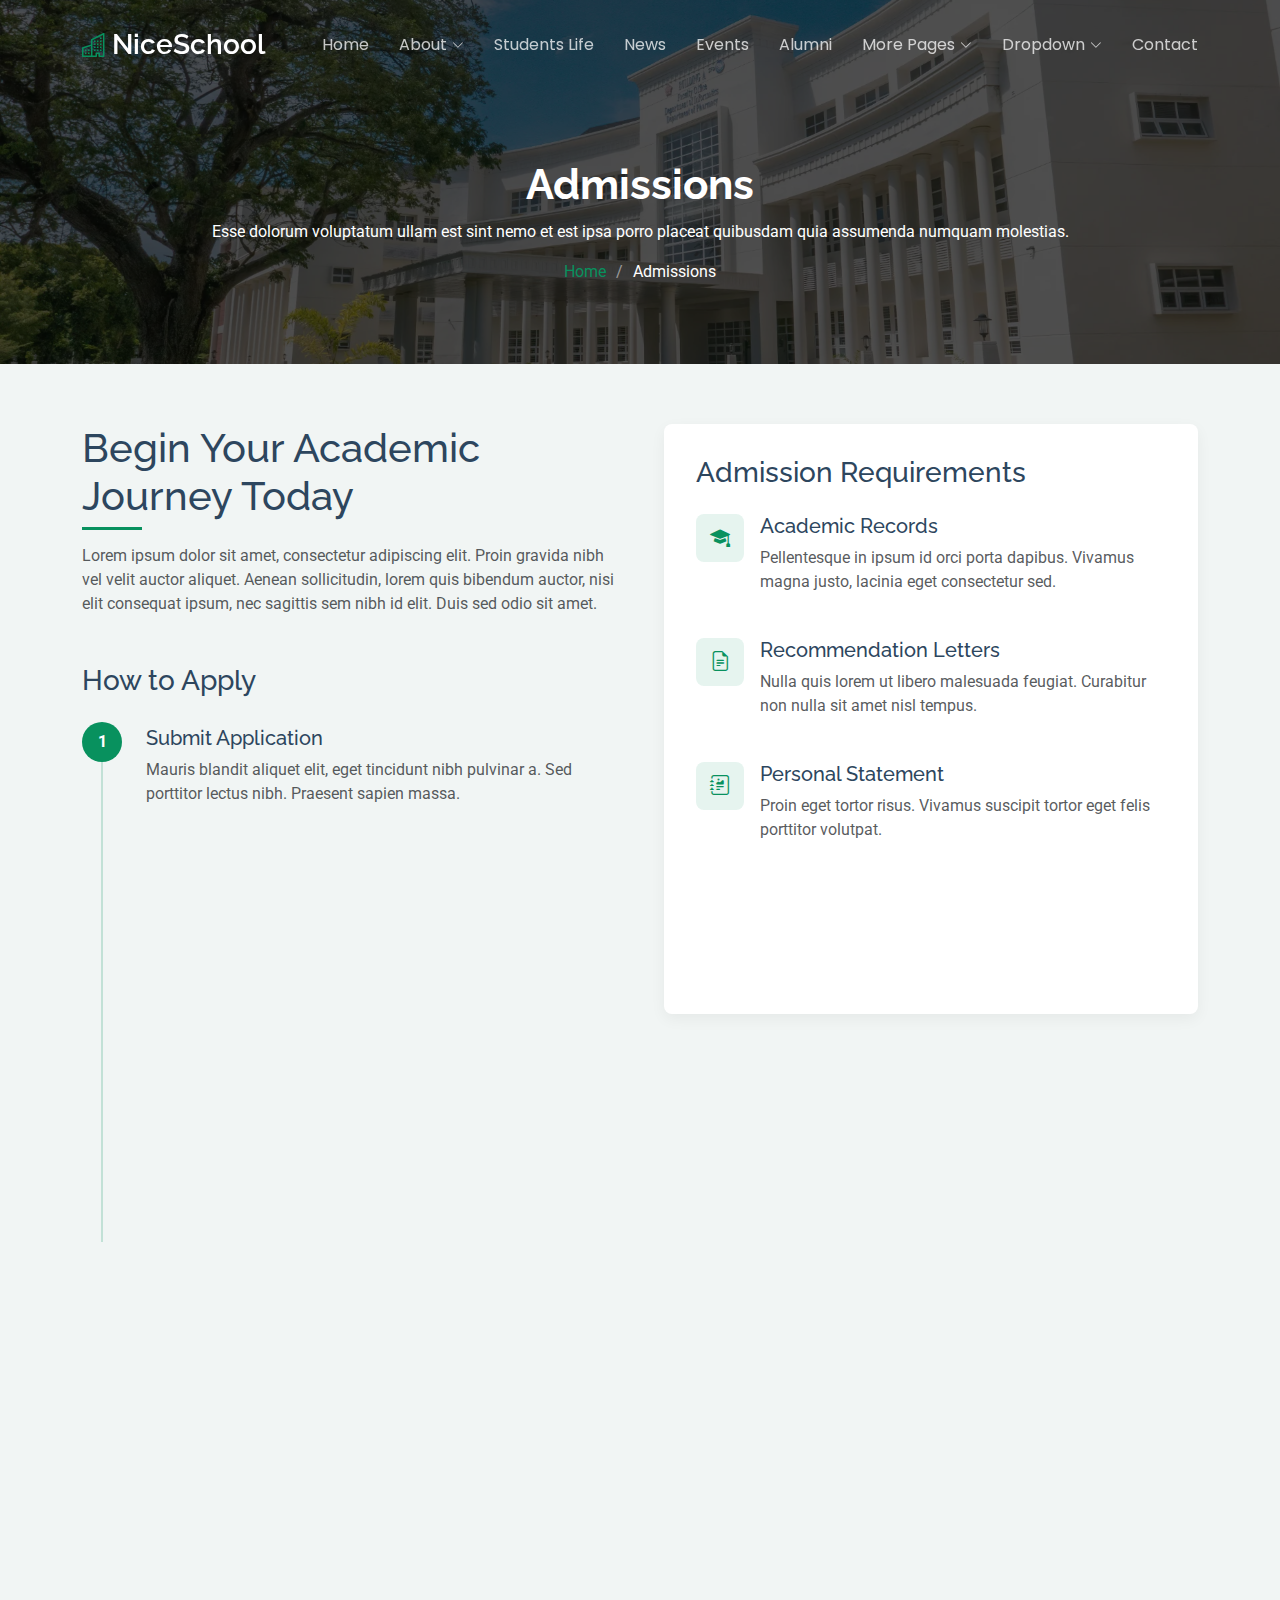
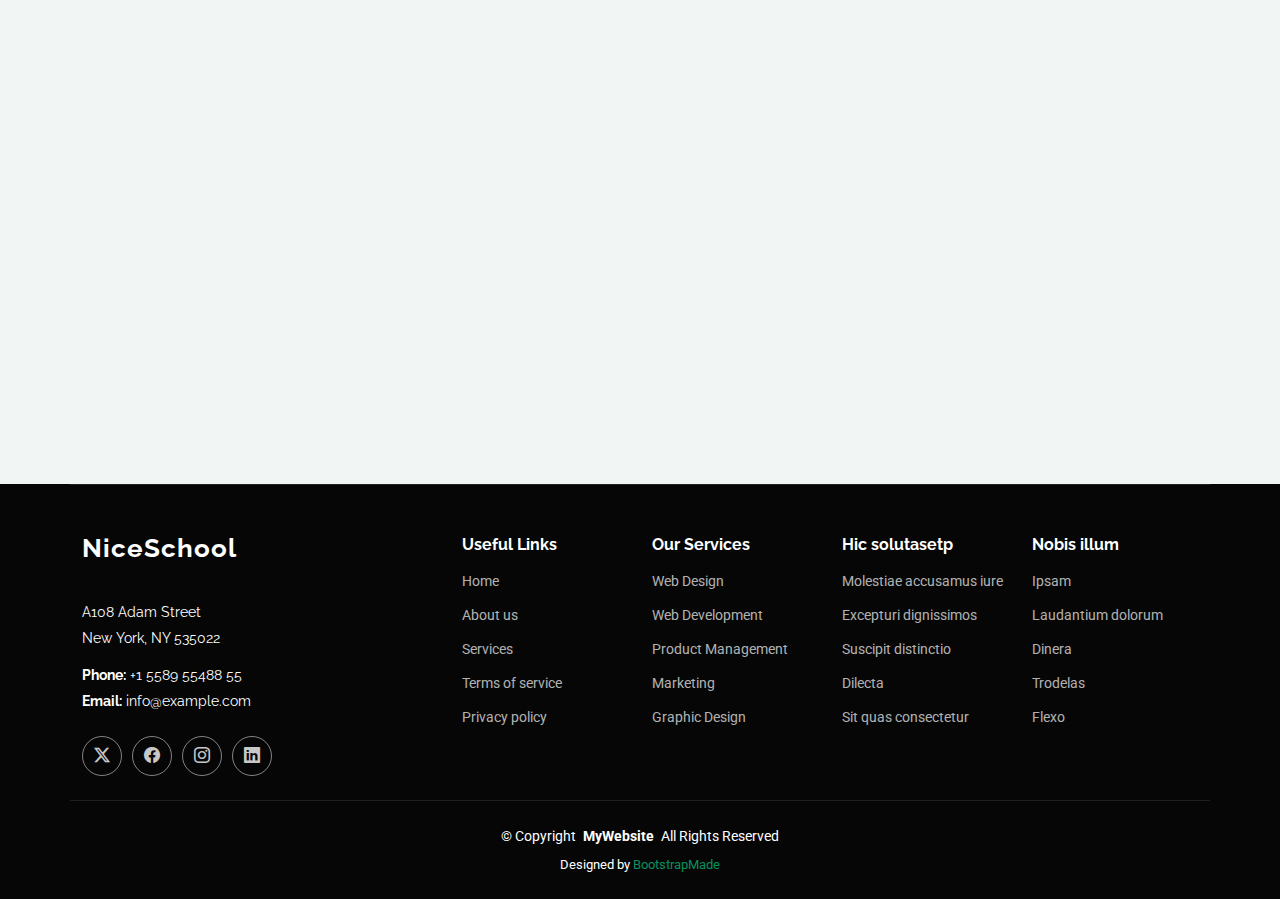
<file: client/admissions.html>
<!DOCTYPE html>
<html lang="en">

<head>
  <meta charset="utf-8">
  <meta content="width=device-width, initial-scale=1.0" name="viewport">
  <title>Admissions - NiceSchool Bootstrap Template</title>
  <meta name="description" content="">
  <meta name="keywords" content="">

  <!-- Favicons -->
  <link href="assets/img/favicon.png" rel="icon">
  <link href="assets/img/apple-touch-icon.png" rel="apple-touch-icon">

  <!-- Fonts -->
  <link href="https://fonts.googleapis.com" rel="preconnect">
  <link href="https://fonts.gstatic.com" rel="preconnect" crossorigin>
  <link href="https://fonts.googleapis.com/css2?family=Roboto:ital,wght@0,100;0,300;0,400;0,500;0,700;0,900;1,100;1,300;1,400;1,500;1,700;1,900&family=Poppins:ital,wght@0,100;0,200;0,300;0,400;0,500;0,600;0,700;0,800;0,900;1,100;1,200;1,300;1,400;1,500;1,600;1,700;1,800;1,900&family=Raleway:ital,wght@0,100;0,200;0,300;0,400;0,500;0,600;0,700;0,800;0,900;1,100;1,200;1,300;1,400;1,500;1,600;1,700;1,800;1,900&display=swap" rel="stylesheet">

  <!-- Vendor CSS Files -->
  <link href="assets/vendor/bootstrap/css/bootstrap.min.css" rel="stylesheet">
  <link href="assets/vendor/bootstrap-icons/bootstrap-icons.css" rel="stylesheet">
  <link href="assets/vendor/aos/aos.css" rel="stylesheet">
  <link href="assets/vendor/swiper/swiper-bundle.min.css" rel="stylesheet">
  <link href="assets/vendor/glightbox/css/glightbox.min.css" rel="stylesheet">

  <!-- Main CSS File -->
  <link href="assets/css/main.css" rel="stylesheet">

  <!-- =======================================================
  * Template Name: NiceSchool
  * Template URL: https://bootstrapmade.com/nice-school-bootstrap-education-template/
  * Updated: May 10 2025 with Bootstrap v5.3.6
  * Author: BootstrapMade.com
  * License: https://bootstrapmade.com/license/
  ======================================================== -->
</head>

<body class="admissions-page">

  <header id="header" class="header d-flex align-items-center fixed-top">
    <div class="container-fluid container-xl position-relative d-flex align-items-center justify-content-between">

      <a href="index.html" class="logo d-flex align-items-center">
        <!-- Uncomment the line below if you also wish to use an image logo -->
        <!-- <img src="assets/img/logo.webp" alt=""> -->
        <i class="bi bi-buildings"></i>
        <h1 class="sitename">NiceSchool</h1>
      </a>

      <nav id="navmenu" class="navmenu">
        <ul>
          <li><a href="index.html">Home</a></li>
          <li class="dropdown"><a href="about.html"><span>About</span> <i class="bi bi-chevron-down toggle-dropdown"></i></a>
            <ul>
              <li><a href="about.html">About Us</a></li>
              <li><a href="admissions.html" class="active">Admissions</a></li>
              <li><a href="academics.html">Academics</a></li>
              <li><a href="faculty-staff.html">Faculty &amp; Staff</a></li>
              <li><a href="campus-facilities.html">Campus &amp; Facilities</a></li>
            </ul>
          </li>

          <li><a href="students-life.html">Students Life</a></li>
          <li><a href="news.html">News</a></li>
          <li><a href="events.html">Events</a></li>
          <li><a href="alumni.html">Alumni</a></li>
          <li class="dropdown"><a href="#"><span>More Pages</span> <i class="bi bi-chevron-down toggle-dropdown"></i></a>
            <ul>
              <li><a href="news-details.html">News Details</a></li>
              <li><a href="event-details.html">Event Details</a></li>
              <li><a href="privacy.html">Privacy</a></li>
              <li><a href="terms-of-service.html">Terms of Service</a></li>
              <li><a href="404.html">Error 404</a></li>
              <li><a href="starter-page.html">Starter Page</a></li>
            </ul>
          </li>

          <li class="dropdown"><a href="#"><span>Dropdown</span> <i class="bi bi-chevron-down toggle-dropdown"></i></a>
            <ul>
              <li><a href="#">Dropdown 1</a></li>
              <li class="dropdown"><a href="#"><span>Deep Dropdown</span> <i class="bi bi-chevron-down toggle-dropdown"></i></a>
                <ul>
                  <li><a href="#">Deep Dropdown 1</a></li>
                  <li><a href="#">Deep Dropdown 2</a></li>
                  <li><a href="#">Deep Dropdown 3</a></li>
                  <li><a href="#">Deep Dropdown 4</a></li>
                  <li><a href="#">Deep Dropdown 5</a></li>
                </ul>
              </li>
              <li><a href="#">Dropdown 2</a></li>
              <li><a href="#">Dropdown 3</a></li>
              <li><a href="#">Dropdown 4</a></li>
            </ul>
          </li>
          <li><a href="contact.html">Contact</a></li>
        </ul>
        <i class="mobile-nav-toggle d-xl-none bi bi-list"></i>
      </nav>

    </div>
  </header>

  <main class="main">

    <!-- Page Title -->
    <div class="page-title dark-background" style="background-image: url(assets/img/education/showcase-1.webp);">
      <div class="container position-relative">
        <h1>Admissions</h1>
        <p>Esse dolorum voluptatum ullam est sint nemo et est ipsa porro placeat quibusdam quia assumenda numquam molestias.</p>
        <nav class="breadcrumbs">
          <ol>
            <li><a href="index.html">Home</a></li>
            <li class="current">Admissions</li>
          </ol>
        </nav>
      </div>
    </div><!-- End Page Title -->

    <!-- Admissions Section -->
    <section id="admissions" class="admissions section">
      <div class="container" data-aos="fade-up" data-aos-delay="100">
        <div class="row gy-5 g-lg-5">
          <div class="col-lg-6">
            <div class="admissions-info" data-aos="fade-up">
              <h2>Begin Your Academic Journey Today</h2>
              <p>Lorem ipsum dolor sit amet, consectetur adipiscing elit. Proin gravida nibh vel velit auctor aliquet. Aenean sollicitudin, lorem quis bibendum auctor, nisi elit consequat ipsum, nec sagittis sem nibh id elit. Duis sed odio sit amet.</p>

              <div class="admissions-steps mt-5">
                <h3>How to Apply</h3>
                <div class="steps-wrapper mt-4">
                  <div class="step-item" data-aos="fade-up" data-aos-delay="100">
                    <div class="step-number">1</div>
                    <div class="step-content">
                      <h4>Submit Application</h4>
                      <p>Mauris blandit aliquet elit, eget tincidunt nibh pulvinar a. Sed porttitor lectus nibh. Praesent sapien massa.</p>
                    </div>
                  </div>

                  <div class="step-item" data-aos="fade-up" data-aos-delay="200">
                    <div class="step-number">2</div>
                    <div class="step-content">
                      <h4>Send Documents</h4>
                      <p>Vestibulum ante ipsum primis in faucibus orci luctus et ultrices posuere cubilia Curae; Donec velit neque, auctor sit amet aliquam vel.</p>
                    </div>
                  </div>

                  <div class="step-item" data-aos="fade-up" data-aos-delay="300">
                    <div class="step-number">3</div>
                    <div class="step-content">
                      <h4>Interview Process</h4>
                      <p>Curabitur non nulla sit amet nisl tempus convallis quis ac lectus. Nulla porttitor accumsan tincidunt.</p>
                    </div>
                  </div>

                  <div class="step-item" data-aos="fade-up" data-aos-delay="400">
                    <div class="step-number">4</div>
                    <div class="step-content">
                      <h4>Receive Decision</h4>
                      <p>Vivamus suscipit tortor eget felis porttitor volutpat. Cras ultricies ligula sed magna dictum porta. Nulla quis lorem ut libero.</p>
                    </div>
                  </div>
                </div>
              </div>

              <div class="deadlines mt-5" data-aos="fade-up">
                <h3>Key Admission Deadlines</h3>
                <div class="deadline-grid mt-4">
                  <div class="deadline-item">
                    <h4>Fall Semester</h4>
                    <div class="date">March 15, 2023</div>
                  </div>
                  <div class="deadline-item">
                    <h4>Spring Semester</h4>
                    <div class="date">October 1, 2023</div>
                  </div>
                  <div class="deadline-item">
                    <h4>Summer Session</h4>
                    <div class="date">January 30, 2024</div>
                  </div>
                  <div class="deadline-item">
                    <h4>Early Decision</h4>
                    <div class="date">November 15, 2023</div>
                  </div>
                </div>
              </div>
            </div>
          </div>

          <div class="col-lg-6">
            <div class="admissions-requirements" data-aos="fade-up">
              <h3>Admission Requirements</h3>
              <div class="requirements-list mt-4">
                <div class="requirement-item" data-aos="fade-up" data-aos-delay="100">
                  <div class="icon-box">
                    <i class="bi bi-mortarboard-fill"></i>
                  </div>
                  <div>
                    <h4>Academic Records</h4>
                    <p>Pellentesque in ipsum id orci porta dapibus. Vivamus magna justo, lacinia eget consectetur sed.</p>
                  </div>
                </div>

                <div class="requirement-item" data-aos="fade-up" data-aos-delay="200">
                  <div class="icon-box">
                    <i class="bi bi-file-earmark-text"></i>
                  </div>
                  <div>
                    <h4>Recommendation Letters</h4>
                    <p>Nulla quis lorem ut libero malesuada feugiat. Curabitur non nulla sit amet nisl tempus.</p>
                  </div>
                </div>

                <div class="requirement-item" data-aos="fade-up" data-aos-delay="300">
                  <div class="icon-box">
                    <i class="bi bi-journal-richtext"></i>
                  </div>
                  <div>
                    <h4>Personal Statement</h4>
                    <p>Proin eget tortor risus. Vivamus suscipit tortor eget felis porttitor volutpat.</p>
                  </div>
                </div>

                <div class="requirement-item" data-aos="fade-up" data-aos-delay="400">
                  <div class="icon-box">
                    <i class="bi bi-graph-up"></i>
                  </div>
                  <div>
                    <h4>Standardized Tests</h4>
                    <p>Lorem ipsum dolor sit amet, consectetur adipiscing elit. Mauris blandit aliquet elit.</p>
                  </div>
                </div>
              </div>
            </div>

            <div class="request-info mt-5" data-aos="fade-up">
              <div class="card">
                <div class="card-body">
                  <h3 class="card-title">Request Information</h3>
                  <p>Lorem ipsum dolor sit amet, consectetur adipiscing elit. Proin gravida nibh vel velit auctor aliquet.</p>

                  <form class="php-email-form mt-4" action="forms/contact.php">
                    <div class="mb-3">
                      <input type="text" name="name" class="form-control" placeholder="Full Name" required="">
                    </div>
                    <div class="mb-3">
                      <input type="email" name="email" class="form-control" placeholder="Email Address" required="">
                    </div>
                    <div class="mb-3">
                      <input type="tel" name="phone" class="form-control" placeholder="Phone Number">
                    </div>
                    <div class="mb-3">
                      <select name="subject" class="form-select" required="">
                        <option value="" selected="" disabled="">Program of Interest</option>
                        <option value="Undergraduate">Undergraduate</option>
                        <option value="Graduate">Graduate</option>
                        <option value="Doctoral">Doctoral</option>
                        <option value="Certificate">Certificate</option>
                      </select>
                    </div>
                    <div class="mb-3">
                      <textarea name="message" class="form-control" rows="3" placeholder="Questions or Comments" required=""></textarea>
                    </div>
                    <div class="loading">Loading</div>
                    <div class="error-message"></div>
                    <div class="sent-message">Your request has been sent. Thank you!</div>
                    <div class="text-center">
                      <button type="submit" class="btn btn-primary">Submit Request</button>
                    </div>
                  </form>
                </div>
              </div>
            </div>
          </div>
        </div>

        <div class="cta-wrapper mt-5" data-aos="fade-up">
          <div class="row g-0">
            <div class="col-md-6">
              <div class="cta-item tour">
                <i class="bi bi-building"></i>
                <h3>Visit Our Campus</h3>
                <p>Nulla porttitor accumsan tincidunt. Vivamus suscipit tortor eget felis porttitor volutpat.</p>
                <a href="#" class="btn btn-secondary">Schedule a Tour</a>
              </div>
            </div>
            <div class="col-md-6">
              <div class="cta-item apply">
                <i class="bi bi-file-earmark-check"></i>
                <h3>Ready to Apply?</h3>
                <p>Mauris blandit aliquet elit, eget tincidunt nibh pulvinar a. Curabitur non nulla sit amet.</p>
                <a href="#" class="btn btn-primary">Start Application</a>
              </div>
            </div>
          </div>
        </div>
      </div>
    </section><!-- /Admissions Section -->

  </main>

  <footer id="footer" class="footer position-relative dark-background">

    <div class="container footer-top">
      <div class="row gy-4">
        <div class="col-lg-4 col-md-6 footer-about">
          <a href="index.html" class="logo d-flex align-items-center">
            <span class="sitename">NiceSchool</span>
          </a>
          <div class="footer-contact pt-3">
            <p>A108 Adam Street</p>
            <p>New York, NY 535022</p>
            <p class="mt-3"><strong>Phone:</strong> <span>+1 5589 55488 55</span></p>
            <p><strong>Email:</strong> <span>info@example.com</span></p>
          </div>
          <div class="social-links d-flex mt-4">
            <a href=""><i class="bi bi-twitter-x"></i></a>
            <a href=""><i class="bi bi-facebook"></i></a>
            <a href=""><i class="bi bi-instagram"></i></a>
            <a href=""><i class="bi bi-linkedin"></i></a>
          </div>
        </div>

        <div class="col-lg-2 col-md-3 footer-links">
          <h4>Useful Links</h4>
          <ul>
            <li><a href="#">Home</a></li>
            <li><a href="#">About us</a></li>
            <li><a href="#">Services</a></li>
            <li><a href="#">Terms of service</a></li>
            <li><a href="#">Privacy policy</a></li>
          </ul>
        </div>

        <div class="col-lg-2 col-md-3 footer-links">
          <h4>Our Services</h4>
          <ul>
            <li><a href="#">Web Design</a></li>
            <li><a href="#">Web Development</a></li>
            <li><a href="#">Product Management</a></li>
            <li><a href="#">Marketing</a></li>
            <li><a href="#">Graphic Design</a></li>
          </ul>
        </div>

        <div class="col-lg-2 col-md-3 footer-links">
          <h4>Hic solutasetp</h4>
          <ul>
            <li><a href="#">Molestiae accusamus iure</a></li>
            <li><a href="#">Excepturi dignissimos</a></li>
            <li><a href="#">Suscipit distinctio</a></li>
            <li><a href="#">Dilecta</a></li>
            <li><a href="#">Sit quas consectetur</a></li>
          </ul>
        </div>

        <div class="col-lg-2 col-md-3 footer-links">
          <h4>Nobis illum</h4>
          <ul>
            <li><a href="#">Ipsam</a></li>
            <li><a href="#">Laudantium dolorum</a></li>
            <li><a href="#">Dinera</a></li>
            <li><a href="#">Trodelas</a></li>
            <li><a href="#">Flexo</a></li>
          </ul>
        </div>

      </div>
    </div>

    <div class="container copyright text-center mt-4">
      <p>© <span>Copyright</span> <strong class="px-1 sitename">MyWebsite</strong> <span>All Rights Reserved</span></p>
      <div class="credits">
        <!-- All the links in the footer should remain intact. -->
        <!-- You can delete the links only if you've purchased the pro version. -->
        <!-- Licensing information: https://bootstrapmade.com/license/ -->
        <!-- Purchase the pro version with working PHP/AJAX contact form: [buy-url] -->
        Designed by <a href="https://bootstrapmade.com/">BootstrapMade</a>
      </div>
    </div>

  </footer>

  <!-- Scroll Top -->
  <a href="#" id="scroll-top" class="scroll-top d-flex align-items-center justify-content-center"><i class="bi bi-arrow-up-short"></i></a>

  <!-- Preloader -->
  <div id="preloader"></div>

  <!-- Vendor JS Files -->
  <script src="assets/vendor/bootstrap/js/bootstrap.bundle.min.js"></script>
  <script src="assets/vendor/php-email-form/validate.js"></script>
  <script src="assets/vendor/aos/aos.js"></script>
  <script src="assets/vendor/purecounter/purecounter_vanilla.js"></script>
  <script src="assets/vendor/imagesloaded/imagesloaded.pkgd.min.js"></script>
  <script src="assets/vendor/isotope-layout/isotope.pkgd.min.js"></script>
  <script src="assets/vendor/swiper/swiper-bundle.min.js"></script>
  <script src="assets/vendor/glightbox/js/glightbox.min.js"></script>

  <!-- Main JS File -->
  <script src="assets/js/main.js"></script>

</body>

</html>
</file>
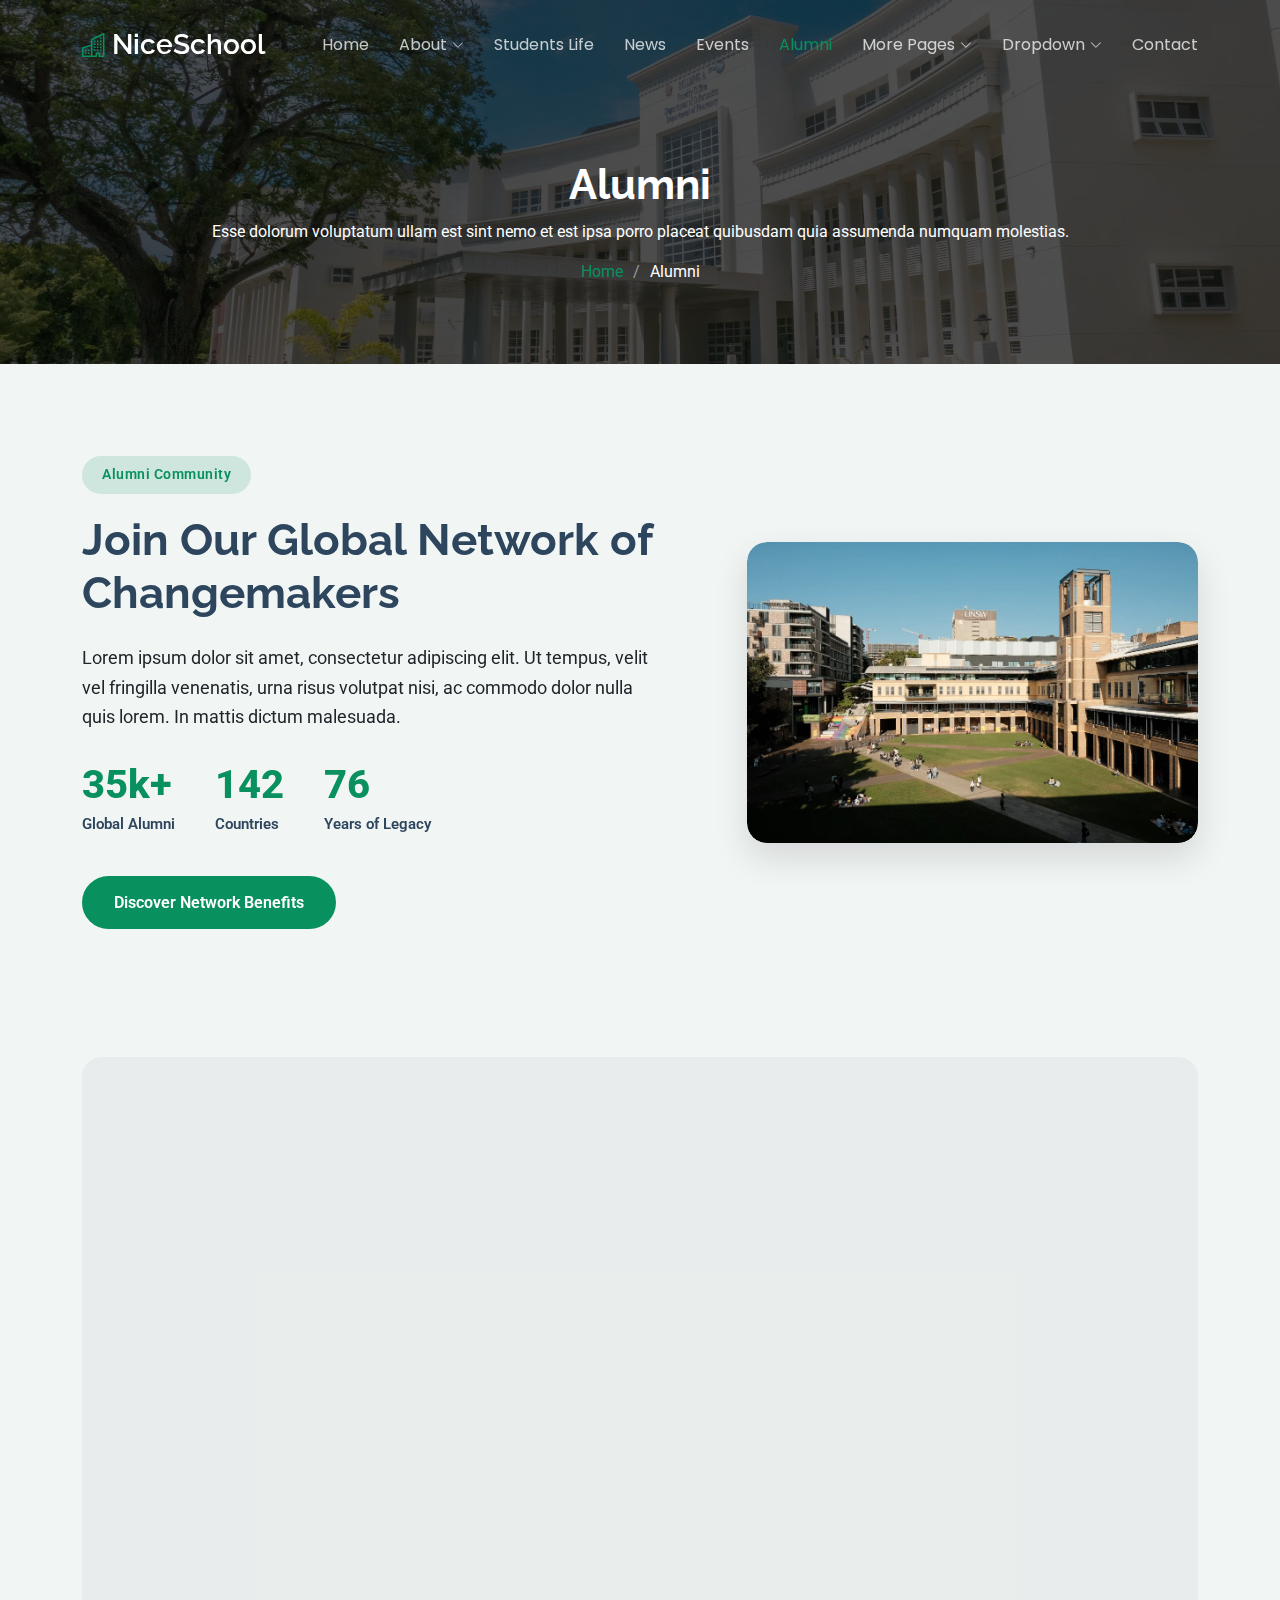
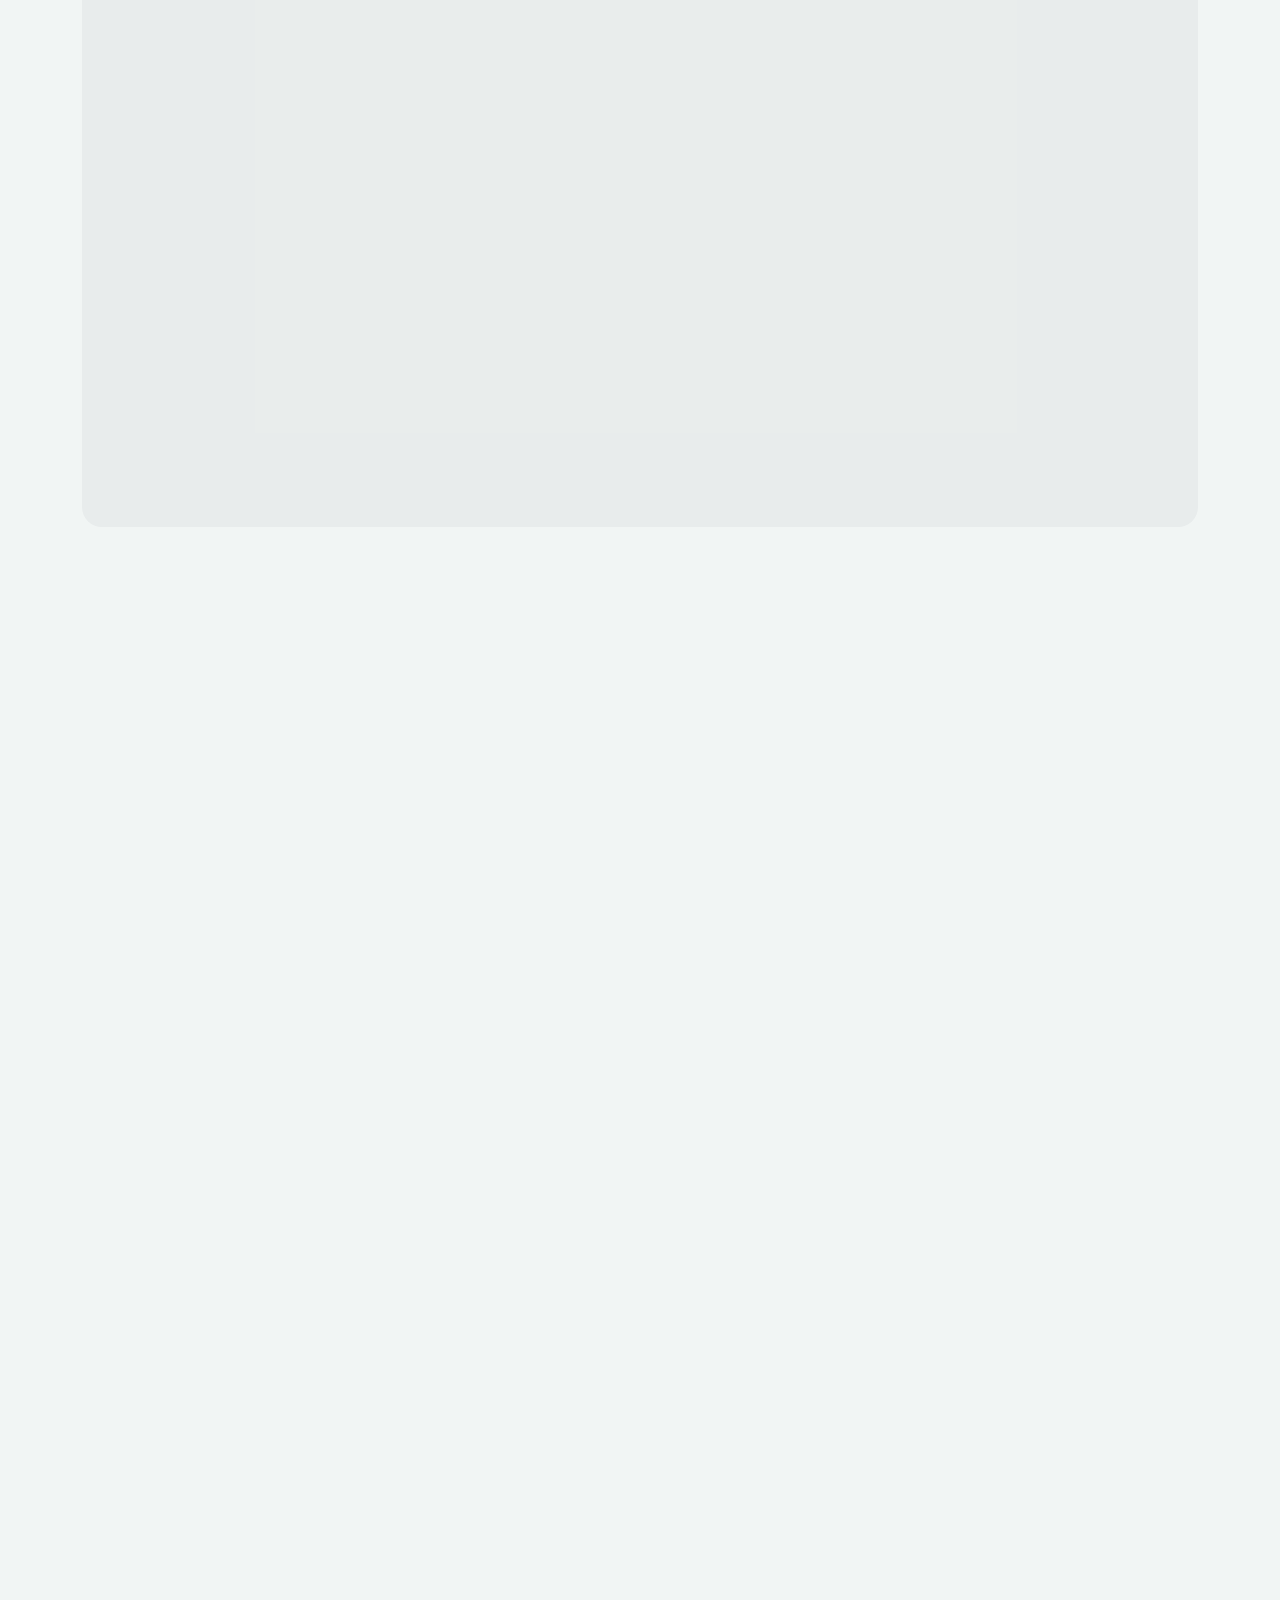
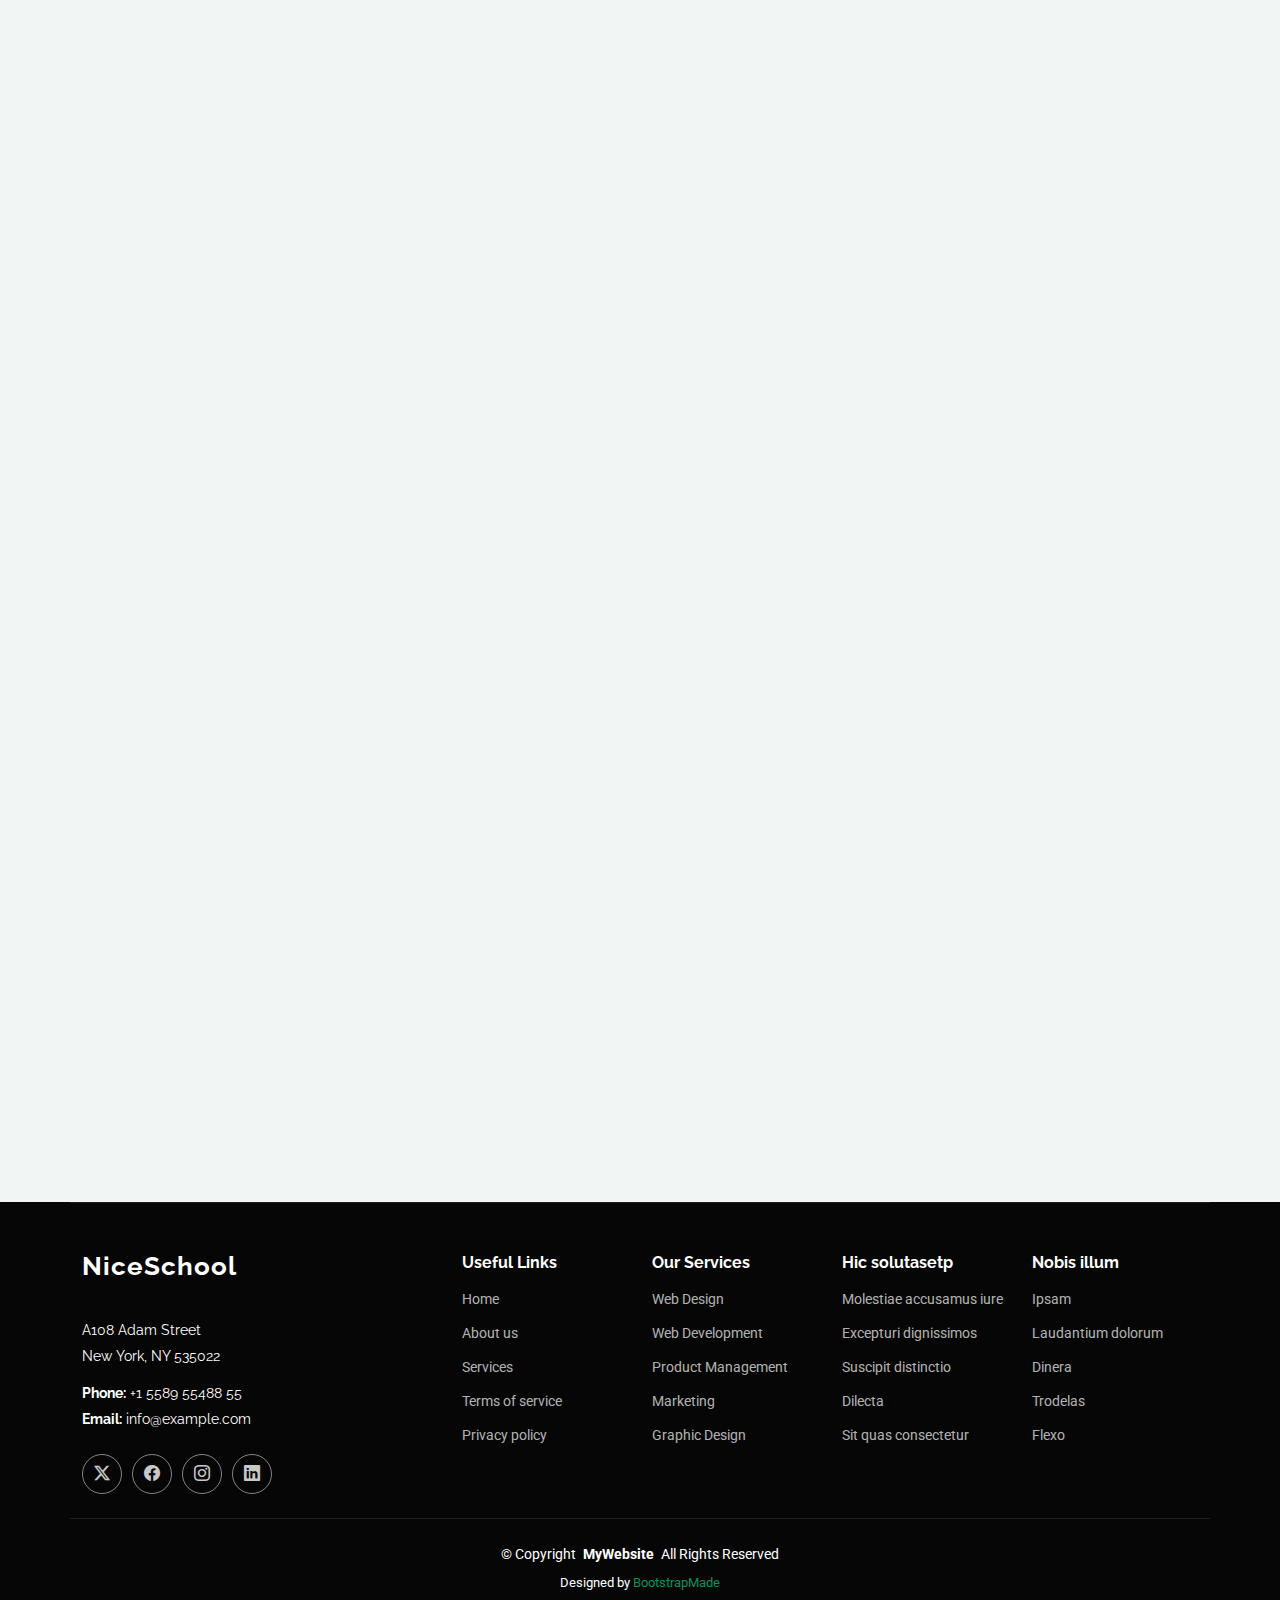
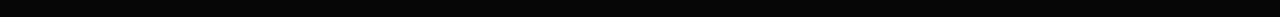
<file: client/alumni.html>
<!DOCTYPE html>
<html lang="en">

<head>
  <meta charset="utf-8">
  <meta content="width=device-width, initial-scale=1.0" name="viewport">
  <title>Alumni - NiceSchool Bootstrap Template</title>
  <meta name="description" content="">
  <meta name="keywords" content="">

  <!-- Favicons -->
  <link href="assets/img/favicon.png" rel="icon">
  <link href="assets/img/apple-touch-icon.png" rel="apple-touch-icon">

  <!-- Fonts -->
  <link href="https://fonts.googleapis.com" rel="preconnect">
  <link href="https://fonts.gstatic.com" rel="preconnect" crossorigin>
  <link href="https://fonts.googleapis.com/css2?family=Roboto:ital,wght@0,100;0,300;0,400;0,500;0,700;0,900;1,100;1,300;1,400;1,500;1,700;1,900&family=Poppins:ital,wght@0,100;0,200;0,300;0,400;0,500;0,600;0,700;0,800;0,900;1,100;1,200;1,300;1,400;1,500;1,600;1,700;1,800;1,900&family=Raleway:ital,wght@0,100;0,200;0,300;0,400;0,500;0,600;0,700;0,800;0,900;1,100;1,200;1,300;1,400;1,500;1,600;1,700;1,800;1,900&display=swap" rel="stylesheet">

  <!-- Vendor CSS Files -->
  <link href="assets/vendor/bootstrap/css/bootstrap.min.css" rel="stylesheet">
  <link href="assets/vendor/bootstrap-icons/bootstrap-icons.css" rel="stylesheet">
  <link href="assets/vendor/aos/aos.css" rel="stylesheet">
  <link href="assets/vendor/swiper/swiper-bundle.min.css" rel="stylesheet">
  <link href="assets/vendor/glightbox/css/glightbox.min.css" rel="stylesheet">

  <!-- Main CSS File -->
  <link href="assets/css/main.css" rel="stylesheet">

  <!-- =======================================================
  * Template Name: NiceSchool
  * Template URL: https://bootstrapmade.com/nice-school-bootstrap-education-template/
  * Updated: May 10 2025 with Bootstrap v5.3.6
  * Author: BootstrapMade.com
  * License: https://bootstrapmade.com/license/
  ======================================================== -->
</head>

<body class="alumni-page">

  <header id="header" class="header d-flex align-items-center fixed-top">
    <div class="container-fluid container-xl position-relative d-flex align-items-center justify-content-between">

      <a href="index.html" class="logo d-flex align-items-center">
        <!-- Uncomment the line below if you also wish to use an image logo -->
        <!-- <img src="assets/img/logo.webp" alt=""> -->
        <i class="bi bi-buildings"></i>
        <h1 class="sitename">NiceSchool</h1>
      </a>

      <nav id="navmenu" class="navmenu">
        <ul>
          <li><a href="index.html">Home</a></li>
          <li class="dropdown"><a href="about.html"><span>About</span> <i class="bi bi-chevron-down toggle-dropdown"></i></a>
            <ul>
              <li><a href="about.html">About Us</a></li>
              <li><a href="admissions.html">Admissions</a></li>
              <li><a href="academics.html">Academics</a></li>
              <li><a href="faculty-staff.html">Faculty &amp; Staff</a></li>
              <li><a href="campus-facilities.html">Campus &amp; Facilities</a></li>
            </ul>
          </li>

          <li><a href="students-life.html">Students Life</a></li>
          <li><a href="news.html">News</a></li>
          <li><a href="events.html">Events</a></li>
          <li><a href="alumni.html" class="active">Alumni</a></li>
          <li class="dropdown"><a href="#"><span>More Pages</span> <i class="bi bi-chevron-down toggle-dropdown"></i></a>
            <ul>
              <li><a href="news-details.html">News Details</a></li>
              <li><a href="event-details.html">Event Details</a></li>
              <li><a href="privacy.html">Privacy</a></li>
              <li><a href="terms-of-service.html">Terms of Service</a></li>
              <li><a href="404.html">Error 404</a></li>
              <li><a href="starter-page.html">Starter Page</a></li>
            </ul>
          </li>

          <li class="dropdown"><a href="#"><span>Dropdown</span> <i class="bi bi-chevron-down toggle-dropdown"></i></a>
            <ul>
              <li><a href="#">Dropdown 1</a></li>
              <li class="dropdown"><a href="#"><span>Deep Dropdown</span> <i class="bi bi-chevron-down toggle-dropdown"></i></a>
                <ul>
                  <li><a href="#">Deep Dropdown 1</a></li>
                  <li><a href="#">Deep Dropdown 2</a></li>
                  <li><a href="#">Deep Dropdown 3</a></li>
                  <li><a href="#">Deep Dropdown 4</a></li>
                  <li><a href="#">Deep Dropdown 5</a></li>
                </ul>
              </li>
              <li><a href="#">Dropdown 2</a></li>
              <li><a href="#">Dropdown 3</a></li>
              <li><a href="#">Dropdown 4</a></li>
            </ul>
          </li>
          <li><a href="contact.html">Contact</a></li>
        </ul>
        <i class="mobile-nav-toggle d-xl-none bi bi-list"></i>
      </nav>

    </div>
  </header>

  <main class="main">

    <!-- Page Title -->
    <div class="page-title dark-background" style="background-image: url(assets/img/education/showcase-1.webp);">
      <div class="container position-relative">
        <h1>Alumni</h1>
        <p>Esse dolorum voluptatum ullam est sint nemo et est ipsa porro placeat quibusdam quia assumenda numquam molestias.</p>
        <nav class="breadcrumbs">
          <ol>
            <li><a href="index.html">Home</a></li>
            <li class="current">Alumni</li>
          </ol>
        </nav>
      </div>
    </div><!-- End Page Title -->

    <!-- Alumni Section -->
    <section id="alumni" class="alumni section">

      <div class="container" data-aos="fade-up" data-aos-delay="100">

        <div class="alumni-hero">
          <div class="row align-items-center">
            <div class="col-lg-7" data-aos="fade-up" data-aos-delay="200">
              <div class="hero-content">
                <span class="alumni-badge">Alumni Community</span>
                <h2>Join Our Global Network of Changemakers</h2>
                <p>Lorem ipsum dolor sit amet, consectetur adipiscing elit. Ut tempus, velit vel fringilla venenatis, urna risus volutpat nisi, ac commodo dolor nulla quis lorem. In mattis dictum malesuada.</p>
                <div class="alumni-metrics">
                  <div class="metric">
                    <div class="counter">35k+</div>
                    <div class="label">Global Alumni</div>
                  </div>
                  <div class="metric">
                    <div class="counter">142</div>
                    <div class="label">Countries</div>
                  </div>
                  <div class="metric">
                    <div class="counter">76</div>
                    <div class="label">Years of Legacy</div>
                  </div>
                </div>
                <a href="#" class="btn btn-discover">Discover Network Benefits</a>
              </div>
            </div>
            <div class="col-lg-5" data-aos="zoom-in" data-aos-delay="300">
              <div class="hero-image-wrapper">
                <div class="hero-image">
                  <img src="assets/img/education/campus-5.webp" alt="Alumni Network" class="img-fluid">
                </div>
              </div>
            </div>
          </div>
        </div>

        <div class="notable-alumni">
          <div class="section-header text-center" data-aos="fade-up" data-aos-delay="200">
            <h3>Notable Alumni Spotlights</h3>
            <p>Extraordinary graduates making an impact in their fields</p>
          </div>

          <div class="row">
            <div class="col-lg-4 col-md-6" data-aos="fade-up" data-aos-delay="300">
              <div class="alumni-profile">
                <div class="profile-header">
                  <div class="profile-img">
                    <img src="assets/img/person/person-f-3.webp" alt="Alumni" class="img-fluid">
                  </div>
                  <div class="profile-year">2009</div>
                </div>
                <div class="profile-body">
                  <h4>Emma Richardson</h4>
                  <span class="profile-title">Climate Science Researcher</span>
                  <p>Lorem ipsum dolor sit amet, consectetur adipiscing elit. Maecenas convallis velit a enim tincidunt, sed tincidunt nulla feugiat. Cras efficitur magna in metus lacinia.</p>
                  <a href="#" class="btn-view-profile">View Profile <i class="bi bi-arrow-right"></i></a>
                </div>
                <div class="achievement-badge">
                  <i class="bi bi-award"></i>
                  <span>Environmental Leadership Award</span>
                </div>
              </div>
            </div>

            <div class="col-lg-4 col-md-6" data-aos="fade-up" data-aos-delay="400">
              <div class="alumni-profile">
                <div class="profile-header">
                  <div class="profile-img">
                    <img src="assets/img/person/person-m-7.webp" alt="Alumni" class="img-fluid">
                  </div>
                  <div class="profile-year">2013</div>
                </div>
                <div class="profile-body">
                  <h4>Dr. Marcus Johnson</h4>
                  <span class="profile-title">Neurosurgeon &amp; Medical Innovator</span>
                  <p>Lorem ipsum dolor sit amet, consectetur adipiscing elit. Maecenas convallis velit a enim tincidunt, sed tincidunt nulla feugiat. Cras efficitur magna in metus.</p>
                  <a href="#" class="btn-view-profile">View Profile <i class="bi bi-arrow-right"></i></a>
                </div>
                <div class="achievement-badge">
                  <i class="bi bi-stars"></i>
                  <span>Medical Innovation Excellence</span>
                </div>
              </div>
            </div>

            <div class="col-lg-4 col-md-6" data-aos="fade-up" data-aos-delay="500">
              <div class="alumni-profile">
                <div class="profile-header">
                  <div class="profile-img">
                    <img src="assets/img/person/person-f-9.webp" alt="Alumni" class="img-fluid">
                  </div>
                  <div class="profile-year">2015</div>
                </div>
                <div class="profile-body">
                  <h4>Sophia Lin</h4>
                  <span class="profile-title">Tech Entrepreneur &amp; VC Partner</span>
                  <p>Lorem ipsum dolor sit amet, consectetur adipiscing elit. Maecenas convallis velit a enim tincidunt, sed tincidunt nulla feugiat. Cras efficitur magna in metus.</p>
                  <a href="#" class="btn-view-profile">View Profile <i class="bi bi-arrow-right"></i></a>
                </div>
                <div class="achievement-badge">
                  <i class="bi bi-lightning"></i>
                  <span>Tech Visionary of the Year</span>
                </div>
              </div>
            </div>
          </div>

          <div class="text-center mt-5" data-aos="fade-up" data-aos-delay="600">
            <a href="#" class="btn-explore">Explore More Alumni Stories</a>
          </div>
        </div>

        <div class="alumni-engagement">
          <div class="section-header text-center" data-aos="fade-up" data-aos-delay="200">
            <h3>How to Stay Connected</h3>
            <p>Ways to engage with the community and make a difference</p>
          </div>

          <div class="engagement-cards">
            <div class="row">
              <div class="col-lg-3 col-md-6" data-aos="fade-up" data-aos-delay="300">
                <div class="engagement-card">
                  <div class="card-icon">
                    <i class="bi bi-people-fill"></i>
                  </div>
                  <h4>Mentorship Program</h4>
                  <p>Lorem ipsum dolor sit amet, consectetur adipiscing elit. Nulla quis lorem ut libero malesuada.</p>
                  <a href="#" class="card-link">Become a Mentor</a>
                </div>
              </div>

              <div class="col-lg-3 col-md-6" data-aos="fade-up" data-aos-delay="400">
                <div class="engagement-card">
                  <div class="card-icon">
                    <i class="bi bi-calendar-event"></i>
                  </div>
                  <h4>Alumni Events</h4>
                  <p>Lorem ipsum dolor sit amet, consectetur adipiscing elit. Nulla quis lorem ut libero malesuada.</p>
                  <a href="#" class="card-link">Upcoming Events</a>
                </div>
              </div>

              <div class="col-lg-3 col-md-6" data-aos="fade-up" data-aos-delay="500">
                <div class="engagement-card">
                  <div class="card-icon">
                    <i class="bi bi-gift"></i>
                  </div>
                  <h4>Give Back</h4>
                  <p>Lorem ipsum dolor sit amet, consectetur adipiscing elit. Nulla quis lorem ut libero malesuada.</p>
                  <a href="#" class="card-link">Support Our Mission</a>
                </div>
              </div>

              <div class="col-lg-3 col-md-6" data-aos="fade-up" data-aos-delay="600">
                <div class="engagement-card">
                  <div class="card-icon">
                    <i class="bi bi-briefcase"></i>
                  </div>
                  <h4>Career Network</h4>
                  <p>Lorem ipsum dolor sit amet, consectetur adipiscing elit. Nulla quis lorem ut libero malesuada.</p>
                  <a href="#" class="card-link">Join Network</a>
                </div>
              </div>
            </div>
          </div>
        </div>

        <div class="upcoming-events">
          <div class="section-header text-center" data-aos="fade-up" data-aos-delay="200">
            <h3>Upcoming Alumni Events</h3>
            <p>Connect with fellow graduates at these exclusive gatherings</p>
          </div>

          <div class="events-wrapper" data-aos="fade-up" data-aos-delay="300">
            <div class="event">
              <div class="date-badge">
                <span class="month">JUN</span>
                <span class="day">18</span>
              </div>
              <div class="event-info">
                <h4>Global Alumni Leadership Summit</h4>
                <div class="event-meta">
                  <span><i class="bi bi-pin-map"></i> Grand Hall, Main Campus</span>
                  <span><i class="bi bi-clock"></i> 10:00 AM - 4:00 PM</span>
                </div>
                <p>Lorem ipsum dolor sit amet, consectetur adipiscing elit. Maecenas varius tortor nibh, sit amet tempor nibh finibus et. Aenean eu enim justo.</p>
              </div>
              <div class="event-action">
                <a href="#" class="btn-register">Register</a>
              </div>
            </div>

            <div class="event">
              <div class="date-badge">
                <span class="month">JUL</span>
                <span class="day">25</span>
              </div>
              <div class="event-info">
                <h4>Networking Mixer &amp; Career Fair</h4>
                <div class="event-meta">
                  <span><i class="bi bi-pin-map"></i> Metropolitan Hotel Conference Center</span>
                  <span><i class="bi bi-clock"></i> 6:30 PM - 9:00 PM</span>
                </div>
                <p>Lorem ipsum dolor sit amet, consectetur adipiscing elit. Maecenas varius tortor nibh, sit amet tempor nibh finibus et. Aenean eu enim justo.</p>
              </div>
              <div class="event-action">
                <a href="#" class="btn-register">Register</a>
              </div>
            </div>

            <div class="event">
              <div class="date-badge">
                <span class="month">SEP</span>
                <span class="day">09</span>
              </div>
              <div class="event-info">
                <h4>Homecoming Weekend 2023</h4>
                <div class="event-meta">
                  <span><i class="bi bi-pin-map"></i> University Campus</span>
                  <span><i class="bi bi-clock"></i> All Weekend</span>
                </div>
                <p>Lorem ipsum dolor sit amet, consectetur adipiscing elit. Maecenas varius tortor nibh, sit amet tempor nibh finibus et. Aenean eu enim justo.</p>
              </div>
              <div class="event-action">
                <a href="#" class="btn-register">Register</a>
              </div>
            </div>
          </div>

          <div class="text-center mt-4" data-aos="fade-up" data-aos-delay="400">
            <a href="#" class="calendar-link">View Full Events Calendar <i class="bi bi-arrow-right-circle"></i></a>
          </div>
        </div>

        <div class="impact-banner" data-aos="fade-up" data-aos-delay="200">
          <div class="row align-items-center">
            <div class="col-lg-7">
              <div class="impact-content">
                <h3>Make a Lasting Impact</h3>
                <p>Lorem ipsum dolor sit amet, consectetur adipiscing elit. Ut tempus, velit vel fringilla venenatis, urna risus volutpat nisi, ac commodo dolor nulla quis lorem. In mattis dictum malesuada. Vestibulum non mi eu justo rutrum tempus.</p>
                <div class="impact-buttons">
                  <a href="#" class="btn-donate">Donate Now</a>
                  <a href="#" class="btn-learn-more">Learn About Impact <i class="bi bi-arrow-right"></i></a>
                </div>
              </div>
            </div>
            <div class="col-lg-5">
              <div class="impact-image">
                <img src="assets/img/education/education-8.webp" alt="Student scholarship recipients" class="img-fluid">
                <div class="impact-stat">
                  <span class="stat-number">$2.4M</span>
                  <span class="stat-text">in scholarships funded by alumni last year</span>
                </div>
              </div>
            </div>
          </div>
        </div>

      </div>

    </section><!-- /Alumni Section -->

  </main>

  <footer id="footer" class="footer position-relative dark-background">

    <div class="container footer-top">
      <div class="row gy-4">
        <div class="col-lg-4 col-md-6 footer-about">
          <a href="index.html" class="logo d-flex align-items-center">
            <span class="sitename">NiceSchool</span>
          </a>
          <div class="footer-contact pt-3">
            <p>A108 Adam Street</p>
            <p>New York, NY 535022</p>
            <p class="mt-3"><strong>Phone:</strong> <span>+1 5589 55488 55</span></p>
            <p><strong>Email:</strong> <span>info@example.com</span></p>
          </div>
          <div class="social-links d-flex mt-4">
            <a href=""><i class="bi bi-twitter-x"></i></a>
            <a href=""><i class="bi bi-facebook"></i></a>
            <a href=""><i class="bi bi-instagram"></i></a>
            <a href=""><i class="bi bi-linkedin"></i></a>
          </div>
        </div>

        <div class="col-lg-2 col-md-3 footer-links">
          <h4>Useful Links</h4>
          <ul>
            <li><a href="#">Home</a></li>
            <li><a href="#">About us</a></li>
            <li><a href="#">Services</a></li>
            <li><a href="#">Terms of service</a></li>
            <li><a href="#">Privacy policy</a></li>
          </ul>
        </div>

        <div class="col-lg-2 col-md-3 footer-links">
          <h4>Our Services</h4>
          <ul>
            <li><a href="#">Web Design</a></li>
            <li><a href="#">Web Development</a></li>
            <li><a href="#">Product Management</a></li>
            <li><a href="#">Marketing</a></li>
            <li><a href="#">Graphic Design</a></li>
          </ul>
        </div>

        <div class="col-lg-2 col-md-3 footer-links">
          <h4>Hic solutasetp</h4>
          <ul>
            <li><a href="#">Molestiae accusamus iure</a></li>
            <li><a href="#">Excepturi dignissimos</a></li>
            <li><a href="#">Suscipit distinctio</a></li>
            <li><a href="#">Dilecta</a></li>
            <li><a href="#">Sit quas consectetur</a></li>
          </ul>
        </div>

        <div class="col-lg-2 col-md-3 footer-links">
          <h4>Nobis illum</h4>
          <ul>
            <li><a href="#">Ipsam</a></li>
            <li><a href="#">Laudantium dolorum</a></li>
            <li><a href="#">Dinera</a></li>
            <li><a href="#">Trodelas</a></li>
            <li><a href="#">Flexo</a></li>
          </ul>
        </div>

      </div>
    </div>

    <div class="container copyright text-center mt-4">
      <p>© <span>Copyright</span> <strong class="px-1 sitename">MyWebsite</strong> <span>All Rights Reserved</span></p>
      <div class="credits">
        <!-- All the links in the footer should remain intact. -->
        <!-- You can delete the links only if you've purchased the pro version. -->
        <!-- Licensing information: https://bootstrapmade.com/license/ -->
        <!-- Purchase the pro version with working PHP/AJAX contact form: [buy-url] -->
        Designed by <a href="https://bootstrapmade.com/">BootstrapMade</a>
      </div>
    </div>

  </footer>

  <!-- Scroll Top -->
  <a href="#" id="scroll-top" class="scroll-top d-flex align-items-center justify-content-center"><i class="bi bi-arrow-up-short"></i></a>

  <!-- Preloader -->
  <div id="preloader"></div>

  <!-- Vendor JS Files -->
  <script src="assets/vendor/bootstrap/js/bootstrap.bundle.min.js"></script>
  <script src="assets/vendor/php-email-form/validate.js"></script>
  <script src="assets/vendor/aos/aos.js"></script>
  <script src="assets/vendor/purecounter/purecounter_vanilla.js"></script>
  <script src="assets/vendor/imagesloaded/imagesloaded.pkgd.min.js"></script>
  <script src="assets/vendor/isotope-layout/isotope.pkgd.min.js"></script>
  <script src="assets/vendor/swiper/swiper-bundle.min.js"></script>
  <script src="assets/vendor/glightbox/js/glightbox.min.js"></script>

  <!-- Main JS File -->
  <script src="assets/js/main.js"></script>

</body>

</html>
</file>
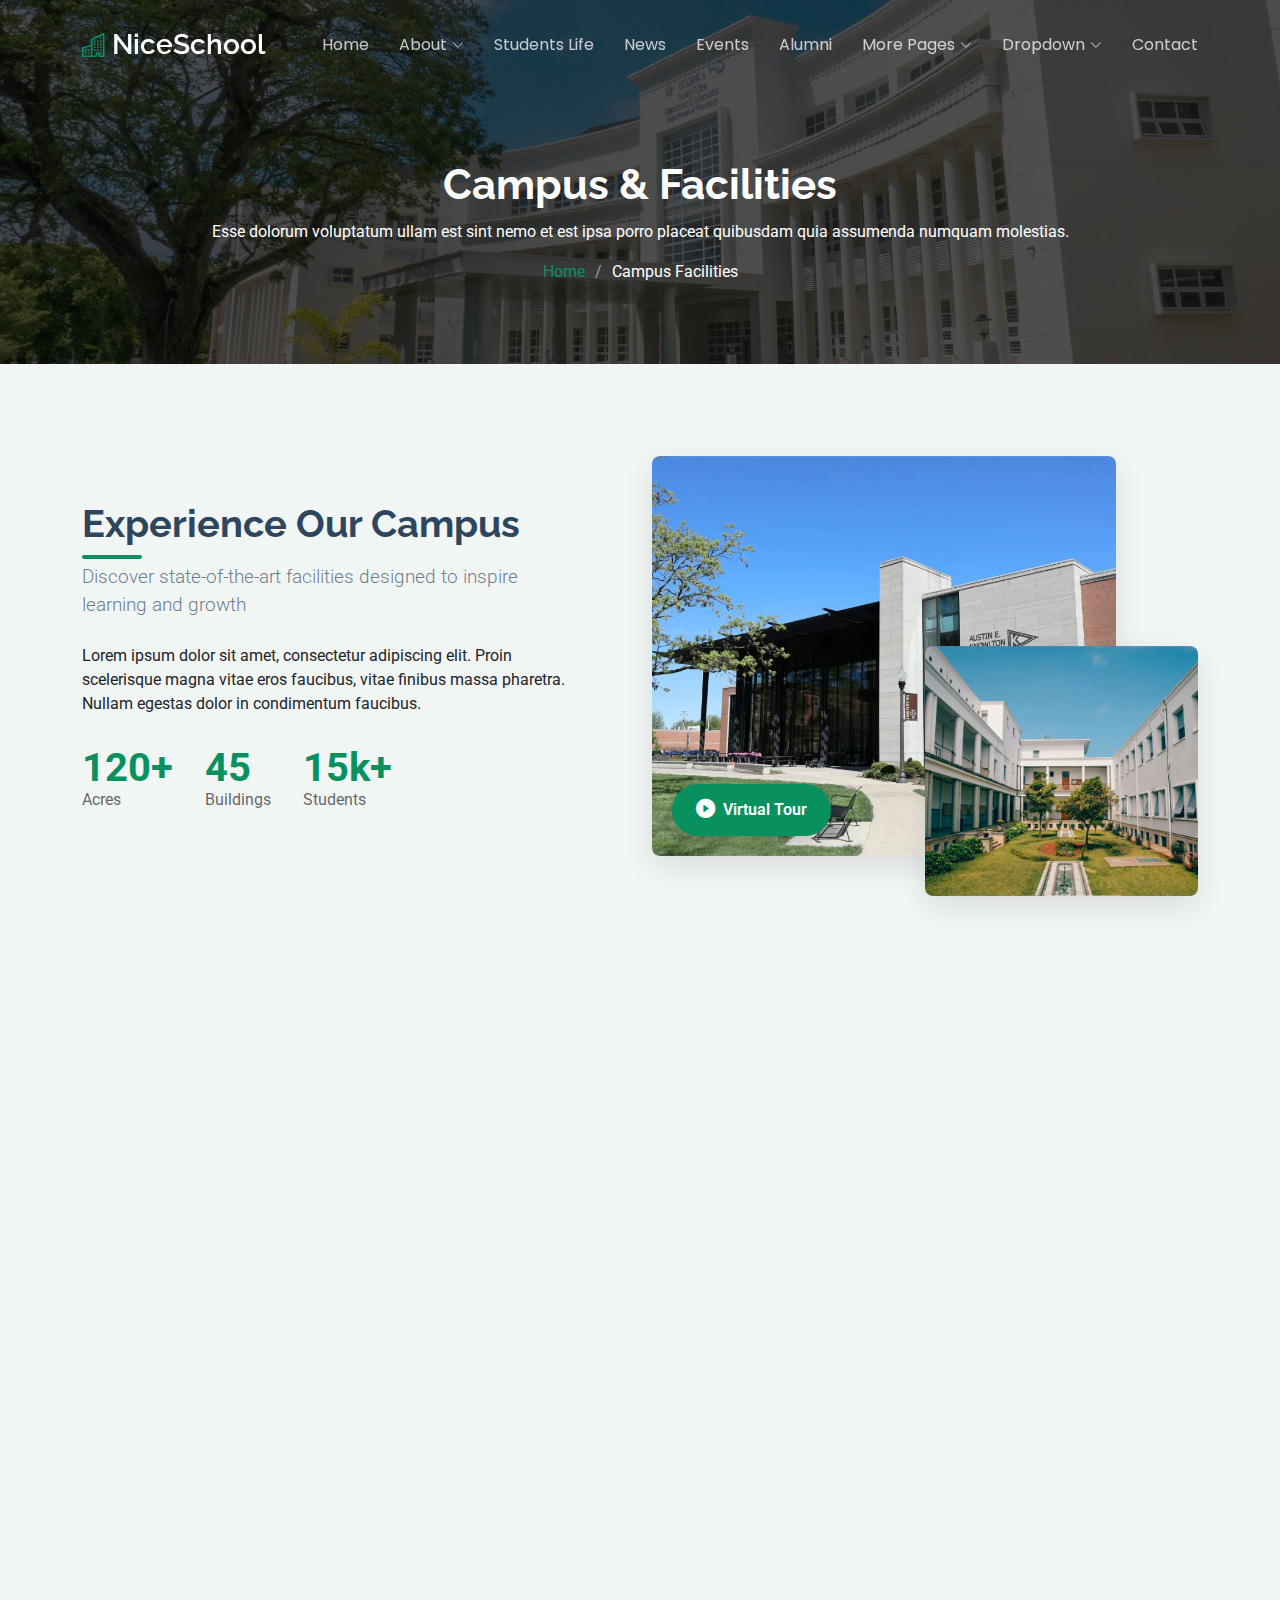
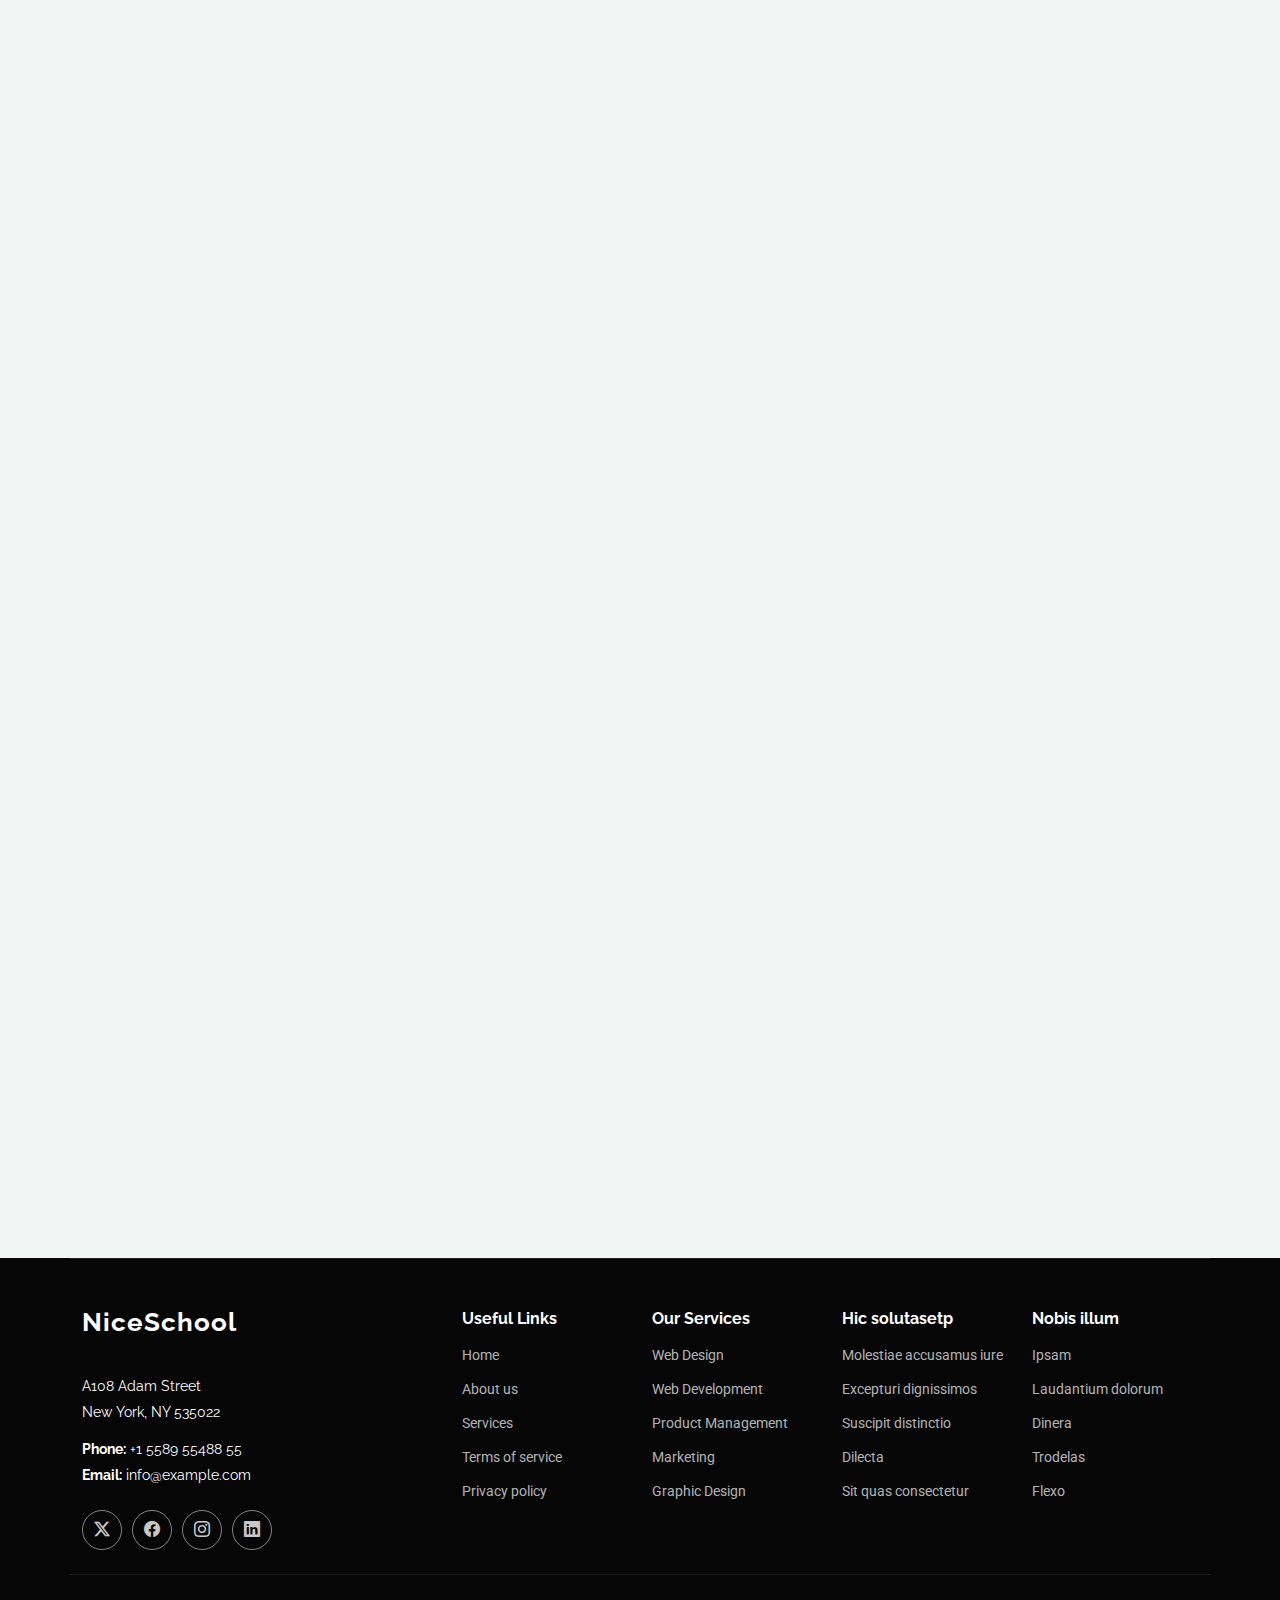
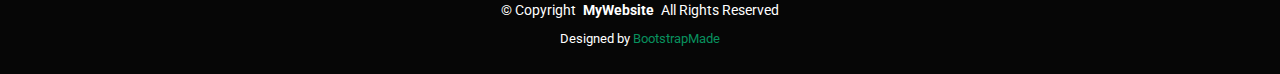
<file: client/campus-facilities.html>
<!DOCTYPE html>
<html lang="en">

<head>
  <meta charset="utf-8">
  <meta content="width=device-width, initial-scale=1.0" name="viewport">
  <title>Campus Facilities - NiceSchool Bootstrap Template</title>
  <meta name="description" content="">
  <meta name="keywords" content="">

  <!-- Favicons -->
  <link href="assets/img/favicon.png" rel="icon">
  <link href="assets/img/apple-touch-icon.png" rel="apple-touch-icon">

  <!-- Fonts -->
  <link href="https://fonts.googleapis.com" rel="preconnect">
  <link href="https://fonts.gstatic.com" rel="preconnect" crossorigin>
  <link href="https://fonts.googleapis.com/css2?family=Roboto:ital,wght@0,100;0,300;0,400;0,500;0,700;0,900;1,100;1,300;1,400;1,500;1,700;1,900&family=Poppins:ital,wght@0,100;0,200;0,300;0,400;0,500;0,600;0,700;0,800;0,900;1,100;1,200;1,300;1,400;1,500;1,600;1,700;1,800;1,900&family=Raleway:ital,wght@0,100;0,200;0,300;0,400;0,500;0,600;0,700;0,800;0,900;1,100;1,200;1,300;1,400;1,500;1,600;1,700;1,800;1,900&display=swap" rel="stylesheet">

  <!-- Vendor CSS Files -->
  <link href="assets/vendor/bootstrap/css/bootstrap.min.css" rel="stylesheet">
  <link href="assets/vendor/bootstrap-icons/bootstrap-icons.css" rel="stylesheet">
  <link href="assets/vendor/aos/aos.css" rel="stylesheet">
  <link href="assets/vendor/swiper/swiper-bundle.min.css" rel="stylesheet">
  <link href="assets/vendor/glightbox/css/glightbox.min.css" rel="stylesheet">

  <!-- Main CSS File -->
  <link href="assets/css/main.css" rel="stylesheet">

  <!-- =======================================================
  * Template Name: NiceSchool
  * Template URL: https://bootstrapmade.com/nice-school-bootstrap-education-template/
  * Updated: May 10 2025 with Bootstrap v5.3.6
  * Author: BootstrapMade.com
  * License: https://bootstrapmade.com/license/
  ======================================================== -->
</head>

<body class="campus-facilities-page">

  <header id="header" class="header d-flex align-items-center fixed-top">
    <div class="container-fluid container-xl position-relative d-flex align-items-center justify-content-between">

      <a href="index.html" class="logo d-flex align-items-center">
        <!-- Uncomment the line below if you also wish to use an image logo -->
        <!-- <img src="assets/img/logo.webp" alt=""> -->
        <i class="bi bi-buildings"></i>
        <h1 class="sitename">NiceSchool</h1>
      </a>

      <nav id="navmenu" class="navmenu">
        <ul>
          <li><a href="index.html">Home</a></li>
          <li class="dropdown"><a href="about.html"><span>About</span> <i class="bi bi-chevron-down toggle-dropdown"></i></a>
            <ul>
              <li><a href="about.html">About Us</a></li>
              <li><a href="admissions.html">Admissions</a></li>
              <li><a href="academics.html">Academics</a></li>
              <li><a href="faculty-staff.html">Faculty &amp; Staff</a></li>
              <li><a href="campus-facilities.html" class="active">Campus &amp; Facilities</a></li>
            </ul>
          </li>

          <li><a href="students-life.html">Students Life</a></li>
          <li><a href="news.html">News</a></li>
          <li><a href="events.html">Events</a></li>
          <li><a href="alumni.html">Alumni</a></li>
          <li class="dropdown"><a href="#"><span>More Pages</span> <i class="bi bi-chevron-down toggle-dropdown"></i></a>
            <ul>
              <li><a href="news-details.html">News Details</a></li>
              <li><a href="event-details.html">Event Details</a></li>
              <li><a href="privacy.html">Privacy</a></li>
              <li><a href="terms-of-service.html">Terms of Service</a></li>
              <li><a href="404.html">Error 404</a></li>
              <li><a href="starter-page.html">Starter Page</a></li>
            </ul>
          </li>

          <li class="dropdown"><a href="#"><span>Dropdown</span> <i class="bi bi-chevron-down toggle-dropdown"></i></a>
            <ul>
              <li><a href="#">Dropdown 1</a></li>
              <li class="dropdown"><a href="#"><span>Deep Dropdown</span> <i class="bi bi-chevron-down toggle-dropdown"></i></a>
                <ul>
                  <li><a href="#">Deep Dropdown 1</a></li>
                  <li><a href="#">Deep Dropdown 2</a></li>
                  <li><a href="#">Deep Dropdown 3</a></li>
                  <li><a href="#">Deep Dropdown 4</a></li>
                  <li><a href="#">Deep Dropdown 5</a></li>
                </ul>
              </li>
              <li><a href="#">Dropdown 2</a></li>
              <li><a href="#">Dropdown 3</a></li>
              <li><a href="#">Dropdown 4</a></li>
            </ul>
          </li>
          <li><a href="contact.html">Contact</a></li>
        </ul>
        <i class="mobile-nav-toggle d-xl-none bi bi-list"></i>
      </nav>

    </div>
  </header>

  <main class="main">

    <!-- Page Title -->
    <div class="page-title dark-background" style="background-image: url(assets/img/education/showcase-1.webp);">
      <div class="container position-relative">
        <h1>Campus &amp; Facilities</h1>
        <p>Esse dolorum voluptatum ullam est sint nemo et est ipsa porro placeat quibusdam quia assumenda numquam molestias.</p>
        <nav class="breadcrumbs">
          <ol>
            <li><a href="index.html">Home</a></li>
            <li class="current">Campus Facilities</li>
          </ol>
        </nav>
      </div>
    </div><!-- End Page Title -->

    <!-- Campus Facilities Section -->
    <section id="campus-facilities" class="campus-facilities section">

      <div class="container" data-aos="fade-up" data-aos-delay="100">

        <!-- Introduction -->
        <div class="intro-row">
          <div class="row align-items-center">
            <div class="col-lg-6" data-aos="fade-right" data-aos-delay="200">
              <div class="intro-content">
                <h2 class="fw-bold">Experience Our Campus</h2>
                <p class="lead">Discover state-of-the-art facilities designed to inspire learning and growth</p>
                <p>Lorem ipsum dolor sit amet, consectetur adipiscing elit. Proin scelerisque magna vitae eros faucibus, vitae finibus massa pharetra. Nullam egestas dolor in condimentum faucibus.</p>
                <div class="stats-container">
                  <div class="stat-item">
                    <span class="stat-number">120+</span>
                    <span class="stat-label">Acres</span>
                  </div>
                  <div class="stat-item">
                    <span class="stat-number">45</span>
                    <span class="stat-label">Buildings</span>
                  </div>
                  <div class="stat-item">
                    <span class="stat-number">15k+</span>
                    <span class="stat-label">Students</span>
                  </div>
                </div>
              </div>
            </div>
            <div class="col-lg-6" data-aos="fade-left" data-aos-delay="300">
              <div class="intro-image-container">
                <div class="intro-image main-image">
                  <img src="assets/img/education/campus-1.webp" alt="Main Campus" class="img-fluid rounded">
                </div>
                <div class="intro-image accent-image">
                  <img src="assets/img/education/campus-2.webp" alt="Campus Feature" class="img-fluid rounded">
                </div>
                <div class="tour-button">
                  <a href="#" class="btn-tour"><i class="bi bi-play-circle-fill"></i> Virtual Tour</a>
                </div>
              </div>
            </div>
          </div>
        </div>

        <!-- Facilities Tabs -->
        <div class="facilities-tabs" data-aos="fade-up" data-aos-delay="200">
          <ul class="nav nav-tabs" role="tablist">
            <li class="nav-item" role="presentation">
              <button class="nav-link active" id="academic-tab" data-bs-toggle="tab" data-bs-target="#campus-facilities-academic" type="button" role="tab">
                <i class="bi bi-book"></i> Academic
              </button>
            </li>
            <li class="nav-item" role="presentation">
              <button class="nav-link" id="athletic-tab" data-bs-toggle="tab" data-bs-target="#campus-facilities-athletic" type="button" role="tab">
                <i class="bi bi-trophy"></i> Athletic
              </button>
            </li>
            <li class="nav-item" role="presentation">
              <button class="nav-link" id="residential-tab" data-bs-toggle="tab" data-bs-target="#campus-facilities-residential" type="button" role="tab">
                <i class="bi bi-house-door"></i> Residential
              </button>
            </li>
            <li class="nav-item" role="presentation">
              <button class="nav-link" id="community-tab" data-bs-toggle="tab" data-bs-target="#campus-facilities-community" type="button" role="tab">
                <i class="bi bi-people"></i> Community
              </button>
            </li>
          </ul>

          <div class="tab-content">
            <!-- Academic Facilities Tab -->
            <div class="tab-pane fade show active" id="campus-facilities-academic" role="tabpanel">
              <div class="row gy-4">
                <div class="col-md-7" data-aos="fade-right" data-aos-delay="100">
                  <div class="facility-highlight">
                    <div class="facility-slider">
                      <div class="facility-slide">
                        <img src="assets/img/education/campus-3.webp" alt="Library" class="img-fluid rounded">
                        <div class="slide-caption">Central Library</div>
                      </div>
                    </div>
                    <div class="facility-description">
                      <h3>World-Class Learning Spaces</h3>
                      <p>Lorem ipsum dolor sit amet, consectetur adipiscing elit. Nam gravida luctus urna, vel efficitur purus faucibus vitae. Sed interdum ligula eu metus tempor dapibus.</p>
                      <ul class="feature-list">
                        <li><i class="bi bi-check-circle-fill"></i> Modern classrooms with smart technology</li>
                        <li><i class="bi bi-check-circle-fill"></i> Specialized research laboratories</li>
                        <li><i class="bi bi-check-circle-fill"></i> Collaborative study spaces</li>
                        <li><i class="bi bi-check-circle-fill"></i> Advanced technology centers</li>
                      </ul>
                    </div>
                  </div>
                </div>
                <div class="col-md-5" data-aos="fade-left" data-aos-delay="200">
                  <div class="facility-cards">
                    <div class="facility-card">
                      <div class="icon-container">
                        <i class="bi bi-laptop"></i>
                      </div>
                      <h4>Technology Labs</h4>
                      <p>Lorem ipsum dolor sit amet, consectetur adipiscing elit. Maecenas vestibulum ante vel magna convallis.</p>
                      <span class="info-badge"><i class="bi bi-info-circle"></i> 24 Labs</span>
                    </div>

                    <div class="facility-card">
                      <div class="icon-container">
                        <i class="bi bi-flask"></i>
                      </div>
                      <h4>Research Centers</h4>
                      <p>Lorem ipsum dolor sit amet, consectetur adipiscing elit. Maecenas vestibulum ante vel magna convallis.</p>
                      <span class="info-badge"><i class="bi bi-info-circle"></i> 42 Facilities</span>
                    </div>
                  </div>
                </div>
              </div>
            </div>

            <!-- Athletic Facilities Tab -->
            <div class="tab-pane fade" id="campus-facilities-athletic" role="tabpanel">
              <div class="row gy-4">
                <div class="col-md-7" data-aos="fade-right" data-aos-delay="100">
                  <div class="facility-highlight">
                    <div class="facility-slider">
                      <div class="facility-slide">
                        <img src="assets/img/education/campus-5.webp" alt="Athletic Center" class="img-fluid rounded">
                        <div class="slide-caption">Sports Complex</div>
                      </div>
                    </div>
                    <div class="facility-description">
                      <h3>State-of-the-Art Athletic Facilities</h3>
                      <p>Lorem ipsum dolor sit amet, consectetur adipiscing elit. Nam gravida luctus urna, vel efficitur purus faucibus vitae. Sed interdum ligula eu metus tempor dapibus.</p>
                      <ul class="feature-list">
                        <li><i class="bi bi-check-circle-fill"></i> Olympic-sized swimming pool</li>
                        <li><i class="bi bi-check-circle-fill"></i> Multi-purpose sports courts</li>
                        <li><i class="bi bi-check-circle-fill"></i> Professional running track</li>
                        <li><i class="bi bi-check-circle-fill"></i> Fitness and training centers</li>
                      </ul>
                    </div>
                  </div>
                </div>
                <div class="col-md-5" data-aos="fade-left" data-aos-delay="200">
                  <div class="facility-cards">
                    <div class="facility-card">
                      <div class="icon-container">
                        <i class="bi bi-water"></i>
                      </div>
                      <h4>Aquatic Center</h4>
                      <p>Lorem ipsum dolor sit amet, consectetur adipiscing elit. Maecenas vestibulum ante vel magna convallis.</p>
                      <span class="info-badge"><i class="bi bi-info-circle"></i> Olympic Standard</span>
                    </div>

                    <div class="facility-card">
                      <div class="icon-container">
                        <i class="bi bi-stopwatch"></i>
                      </div>
                      <h4>Training Facilities</h4>
                      <p>Lorem ipsum dolor sit amet, consectetur adipiscing elit. Maecenas vestibulum ante vel magna convallis.</p>
                      <span class="info-badge"><i class="bi bi-info-circle"></i> Pro Equipment</span>
                    </div>
                  </div>
                </div>
              </div>
            </div>

            <!-- Residential Facilities Tab -->
            <div class="tab-pane fade" id="campus-facilities-residential" role="tabpanel">
              <div class="row gy-4">
                <div class="col-md-7" data-aos="fade-right" data-aos-delay="100">
                  <div class="facility-highlight">
                    <div class="facility-slider">
                      <div class="facility-slide">
                        <img src="assets/img/education/campus-7.webp" alt="Residence Hall" class="img-fluid rounded">
                        <div class="slide-caption">Residence Halls</div>
                      </div>
                    </div>
                    <div class="facility-description">
                      <h3>Comfortable Living Environments</h3>
                      <p>Lorem ipsum dolor sit amet, consectetur adipiscing elit. Nam gravida luctus urna, vel efficitur purus faucibus vitae. Sed interdum ligula eu metus tempor dapibus.</p>
                      <ul class="feature-list">
                        <li><i class="bi bi-check-circle-fill"></i> Modern residence halls</li>
                        <li><i class="bi bi-check-circle-fill"></i> Suite-style accommodations</li>
                        <li><i class="bi bi-check-circle-fill"></i> Community lounges and kitchens</li>
                        <li><i class="bi bi-check-circle-fill"></i> 24/7 security and support</li>
                      </ul>
                    </div>
                  </div>
                </div>
                <div class="col-md-5" data-aos="fade-left" data-aos-delay="200">
                  <div class="facility-cards">
                    <div class="facility-card">
                      <div class="icon-container">
                        <i class="bi bi-cup-hot"></i>
                      </div>
                      <h4>Dining Facilities</h4>
                      <p>Lorem ipsum dolor sit amet, consectetur adipiscing elit. Maecenas vestibulum ante vel magna convallis.</p>
                      <span class="info-badge"><i class="bi bi-info-circle"></i> 5 Locations</span>
                    </div>

                    <div class="facility-card">
                      <div class="icon-container">
                        <i class="bi bi-shield-check"></i>
                      </div>
                      <h4>Security Services</h4>
                      <p>Lorem ipsum dolor sit amet, consectetur adipiscing elit. Maecenas vestibulum ante vel magna convallis.</p>
                      <span class="info-badge"><i class="bi bi-info-circle"></i> 24/7 Support</span>
                    </div>
                  </div>
                </div>
              </div>
            </div>

            <!-- Community Facilities Tab -->
            <div class="tab-pane fade" id="campus-facilities-community" role="tabpanel">
              <div class="row gy-4">
                <div class="col-md-7" data-aos="fade-right" data-aos-delay="100">
                  <div class="facility-highlight">
                    <div class="facility-slider">
                      <div class="facility-slide">
                        <img src="assets/img/education/campus-4.webp" alt="Student Center" class="img-fluid rounded">
                        <div class="slide-caption">Student Center</div>
                      </div>
                    </div>
                    <div class="facility-description">
                      <h3>Vibrant Community Spaces</h3>
                      <p>Lorem ipsum dolor sit amet, consectetur adipiscing elit. Nam gravida luctus urna, vel efficitur purus faucibus vitae. Sed interdum ligula eu metus tempor dapibus.</p>
                      <ul class="feature-list">
                        <li><i class="bi bi-check-circle-fill"></i> Student activity center</li>
                        <li><i class="bi bi-check-circle-fill"></i> Art galleries and theaters</li>
                        <li><i class="bi bi-check-circle-fill"></i> Green spaces and gardens</li>
                        <li><i class="bi bi-check-circle-fill"></i> Meeting and event venues</li>
                      </ul>
                    </div>
                  </div>
                </div>
                <div class="col-md-5" data-aos="fade-left" data-aos-delay="200">
                  <div class="facility-cards">
                    <div class="facility-card">
                      <div class="icon-container">
                        <i class="bi bi-music-note-beamed"></i>
                      </div>
                      <h4>Performance Spaces</h4>
                      <p>Lorem ipsum dolor sit amet, consectetur adipiscing elit. Maecenas vestibulum ante vel magna convallis.</p>
                      <span class="info-badge"><i class="bi bi-info-circle"></i> 3 Venues</span>
                    </div>

                    <div class="facility-card">
                      <div class="icon-container">
                        <i class="bi bi-shop"></i>
                      </div>
                      <h4>Campus Stores</h4>
                      <p>Lorem ipsum dolor sit amet, consectetur adipiscing elit. Maecenas vestibulum ante vel magna convallis.</p>
                      <span class="info-badge"><i class="bi bi-info-circle"></i> 8 Locations</span>
                    </div>
                  </div>
                </div>
              </div>
            </div>
          </div>
        </div>

        <!-- Campus Gallery -->
        <div class="campus-gallery-section" data-aos="fade-up" data-aos-delay="300">

          <div class="gallery-grid">
            <div class="gallery-item large" data-aos="zoom-in" data-aos-delay="100">
              <img src="assets/img/education/campus-3.webp" alt="Library" class="img-fluid" loading="lazy">
              <div class="gallery-overlay">
                <h4>Central Library</h4>
              </div>
            </div>
            <div class="gallery-item" data-aos="zoom-in" data-aos-delay="200">
              <img src="assets/img/education/campus-8.webp" alt="Student Center" class="img-fluid" loading="lazy">
              <div class="gallery-overlay">
                <h4>Student Center</h4>
              </div>
            </div>
            <div class="gallery-item" data-aos="zoom-in" data-aos-delay="300">
              <img src="assets/img/education/campus-9.webp" alt="Dormitory" class="img-fluid" loading="lazy">
              <div class="gallery-overlay">
                <h4>Dormitories</h4>
              </div>
            </div>
            <div class="gallery-item" data-aos="zoom-in" data-aos-delay="400">
              <img src="assets/img/education/campus-10.webp" alt="Study Areas" class="img-fluid" loading="lazy">
              <div class="gallery-overlay">
                <h4>Study Areas</h4>
              </div>
            </div>
            <div class="gallery-item" data-aos="zoom-in" data-aos-delay="500">
              <img src="assets/img/education/campus-5.webp" alt="Sports Complex" class="img-fluid" loading="lazy">
              <div class="gallery-overlay">
                <h4>Sports Complex</h4>
              </div>
            </div>
          </div>
        </div>

        <!-- Campus Map -->
        <div class="campus-map-section" data-aos="fade-up" data-aos-delay="200">
          <div class="row align-items-center">
            <div class="col-lg-5" data-aos="fade-right" data-aos-delay="100">
              <div class="map-info">
                <h2>Campus Map</h2>
                <p>Navigate our expansive campus with ease using our interactive map. Locate buildings, facilities, and services to find your way around.</p>
                <div class="map-legend">
                  <div class="legend-item">
                    <span class="marker academic"></span>
                    <span>Academic Buildings</span>
                  </div>
                  <div class="legend-item">
                    <span class="marker residential"></span>
                    <span>Residence Halls</span>
                  </div>
                  <div class="legend-item">
                    <span class="marker athletic"></span>
                    <span>Athletic Facilities</span>
                  </div>
                  <div class="legend-item">
                    <span class="marker dining"></span>
                    <span>Dining Facilities</span>
                  </div>
                  <div class="legend-item">
                    <span class="marker parking"></span>
                    <span>Parking Areas</span>
                  </div>
                </div>
                <a href="#" class="btn-map"><i class="bi bi-download"></i> Download PDF Map</a>
              </div>
            </div>
            <div class="col-lg-7" data-aos="fade-left" data-aos-delay="200">
              <div class="map-container">
                <div class="ratio ratio-16x9">
                  <iframe src="https://www.google.com/maps/embed?pb=!1m18!1m12!1m3!1d2624.142047033408!2d-73.96257908469264!3d40.8026564793159!2m3!1f0!2f0!3f0!3m2!1i1024!2i768!4f13.1!3m3!1m2!1s0x89c2f7a00e3ea009%3A0x4e63c3c3d93908b5!2sColumbia%20University!5e0!3m2!1sen!2sus!4v1625598195750!5m2!1sen!2sus" allowfullscreen="" loading="lazy"></iframe>
                </div>
              </div>
            </div>
          </div>
        </div>

      </div>

    </section><!-- /Campus Facilities Section -->

  </main>

  <footer id="footer" class="footer position-relative dark-background">

    <div class="container footer-top">
      <div class="row gy-4">
        <div class="col-lg-4 col-md-6 footer-about">
          <a href="index.html" class="logo d-flex align-items-center">
            <span class="sitename">NiceSchool</span>
          </a>
          <div class="footer-contact pt-3">
            <p>A108 Adam Street</p>
            <p>New York, NY 535022</p>
            <p class="mt-3"><strong>Phone:</strong> <span>+1 5589 55488 55</span></p>
            <p><strong>Email:</strong> <span>info@example.com</span></p>
          </div>
          <div class="social-links d-flex mt-4">
            <a href=""><i class="bi bi-twitter-x"></i></a>
            <a href=""><i class="bi bi-facebook"></i></a>
            <a href=""><i class="bi bi-instagram"></i></a>
            <a href=""><i class="bi bi-linkedin"></i></a>
          </div>
        </div>

        <div class="col-lg-2 col-md-3 footer-links">
          <h4>Useful Links</h4>
          <ul>
            <li><a href="#">Home</a></li>
            <li><a href="#">About us</a></li>
            <li><a href="#">Services</a></li>
            <li><a href="#">Terms of service</a></li>
            <li><a href="#">Privacy policy</a></li>
          </ul>
        </div>

        <div class="col-lg-2 col-md-3 footer-links">
          <h4>Our Services</h4>
          <ul>
            <li><a href="#">Web Design</a></li>
            <li><a href="#">Web Development</a></li>
            <li><a href="#">Product Management</a></li>
            <li><a href="#">Marketing</a></li>
            <li><a href="#">Graphic Design</a></li>
          </ul>
        </div>

        <div class="col-lg-2 col-md-3 footer-links">
          <h4>Hic solutasetp</h4>
          <ul>
            <li><a href="#">Molestiae accusamus iure</a></li>
            <li><a href="#">Excepturi dignissimos</a></li>
            <li><a href="#">Suscipit distinctio</a></li>
            <li><a href="#">Dilecta</a></li>
            <li><a href="#">Sit quas consectetur</a></li>
          </ul>
        </div>

        <div class="col-lg-2 col-md-3 footer-links">
          <h4>Nobis illum</h4>
          <ul>
            <li><a href="#">Ipsam</a></li>
            <li><a href="#">Laudantium dolorum</a></li>
            <li><a href="#">Dinera</a></li>
            <li><a href="#">Trodelas</a></li>
            <li><a href="#">Flexo</a></li>
          </ul>
        </div>

      </div>
    </div>

    <div class="container copyright text-center mt-4">
      <p>© <span>Copyright</span> <strong class="px-1 sitename">MyWebsite</strong> <span>All Rights Reserved</span></p>
      <div class="credits">
        <!-- All the links in the footer should remain intact. -->
        <!-- You can delete the links only if you've purchased the pro version. -->
        <!-- Licensing information: https://bootstrapmade.com/license/ -->
        <!-- Purchase the pro version with working PHP/AJAX contact form: [buy-url] -->
        Designed by <a href="https://bootstrapmade.com/">BootstrapMade</a>
      </div>
    </div>

  </footer>

  <!-- Scroll Top -->
  <a href="#" id="scroll-top" class="scroll-top d-flex align-items-center justify-content-center"><i class="bi bi-arrow-up-short"></i></a>

  <!-- Preloader -->
  <div id="preloader"></div>

  <!-- Vendor JS Files -->
  <script src="assets/vendor/bootstrap/js/bootstrap.bundle.min.js"></script>
  <script src="assets/vendor/php-email-form/validate.js"></script>
  <script src="assets/vendor/aos/aos.js"></script>
  <script src="assets/vendor/purecounter/purecounter_vanilla.js"></script>
  <script src="assets/vendor/imagesloaded/imagesloaded.pkgd.min.js"></script>
  <script src="assets/vendor/isotope-layout/isotope.pkgd.min.js"></script>
  <script src="assets/vendor/swiper/swiper-bundle.min.js"></script>
  <script src="assets/vendor/glightbox/js/glightbox.min.js"></script>

  <!-- Main JS File -->
  <script src="assets/js/main.js"></script>

</body>

</html>
</file>
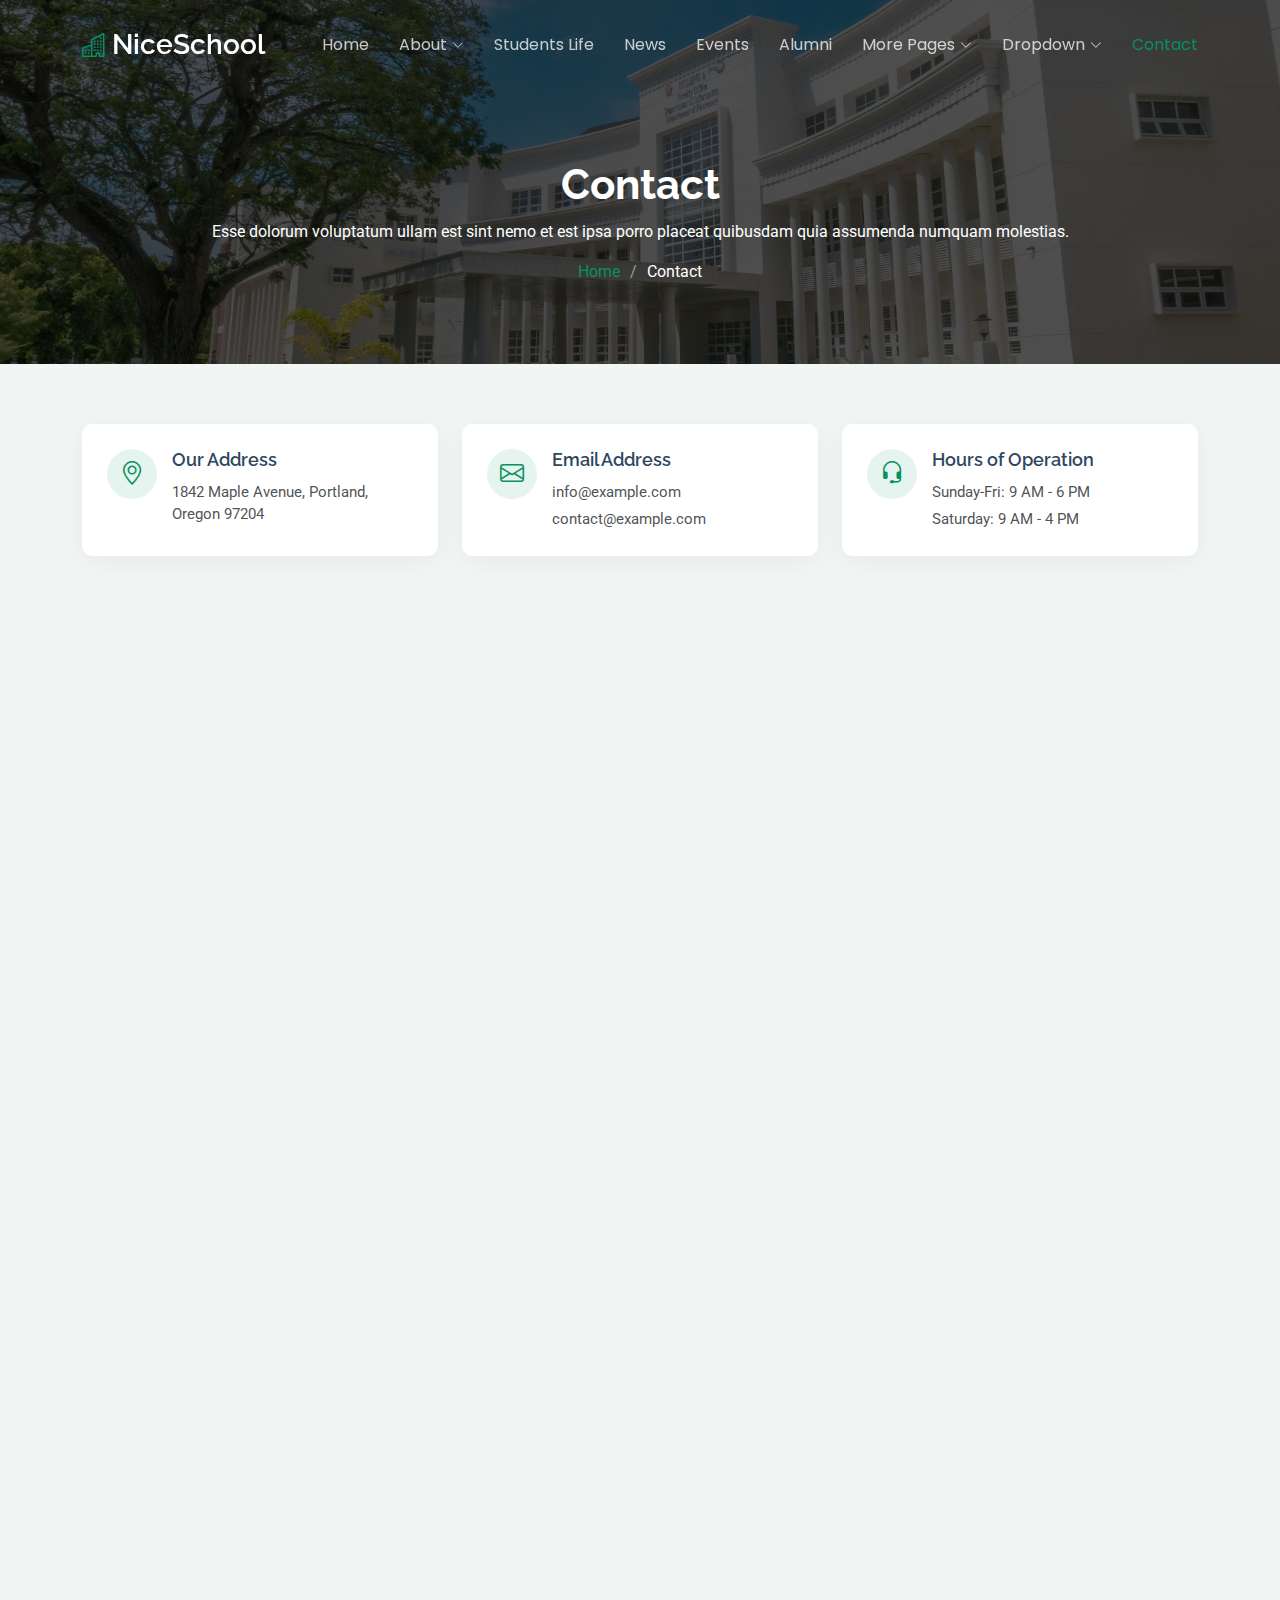
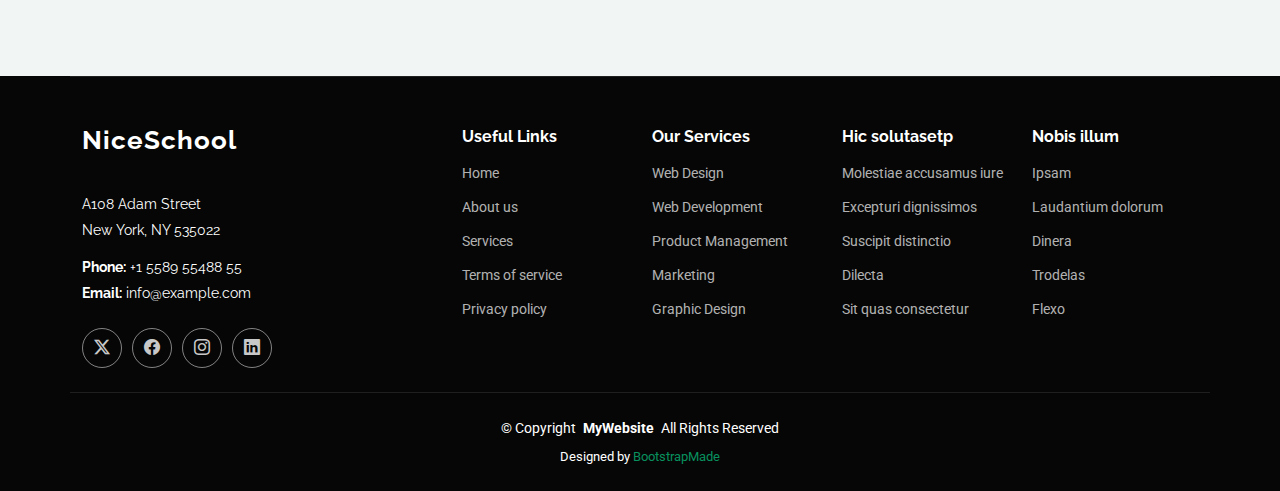
<file: client/contact.html>
<!DOCTYPE html>
<html lang="en">

<head>
  <meta charset="utf-8">
  <meta content="width=device-width, initial-scale=1.0" name="viewport">
  <title>Contact - NiceSchool Bootstrap Template</title>
  <meta name="description" content="">
  <meta name="keywords" content="">

  <!-- Favicons -->
  <link href="assets/img/favicon.png" rel="icon">
  <link href="assets/img/apple-touch-icon.png" rel="apple-touch-icon">

  <!-- Fonts -->
  <link href="https://fonts.googleapis.com" rel="preconnect">
  <link href="https://fonts.gstatic.com" rel="preconnect" crossorigin>
  <link href="https://fonts.googleapis.com/css2?family=Roboto:ital,wght@0,100;0,300;0,400;0,500;0,700;0,900;1,100;1,300;1,400;1,500;1,700;1,900&family=Poppins:ital,wght@0,100;0,200;0,300;0,400;0,500;0,600;0,700;0,800;0,900;1,100;1,200;1,300;1,400;1,500;1,600;1,700;1,800;1,900&family=Raleway:ital,wght@0,100;0,200;0,300;0,400;0,500;0,600;0,700;0,800;0,900;1,100;1,200;1,300;1,400;1,500;1,600;1,700;1,800;1,900&display=swap" rel="stylesheet">

  <!-- Vendor CSS Files -->
  <link href="assets/vendor/bootstrap/css/bootstrap.min.css" rel="stylesheet">
  <link href="assets/vendor/bootstrap-icons/bootstrap-icons.css" rel="stylesheet">
  <link href="assets/vendor/aos/aos.css" rel="stylesheet">
  <link href="assets/vendor/swiper/swiper-bundle.min.css" rel="stylesheet">
  <link href="assets/vendor/glightbox/css/glightbox.min.css" rel="stylesheet">

  <!-- Main CSS File -->
  <link href="assets/css/main.css" rel="stylesheet">

  <!-- =======================================================
  * Template Name: NiceSchool
  * Template URL: https://bootstrapmade.com/nice-school-bootstrap-education-template/
  * Updated: May 10 2025 with Bootstrap v5.3.6
  * Author: BootstrapMade.com
  * License: https://bootstrapmade.com/license/
  ======================================================== -->
</head>

<body class="contact-page">

  <header id="header" class="header d-flex align-items-center fixed-top">
    <div class="container-fluid container-xl position-relative d-flex align-items-center justify-content-between">

      <a href="index.html" class="logo d-flex align-items-center">
        <!-- Uncomment the line below if you also wish to use an image logo -->
        <!-- <img src="assets/img/logo.webp" alt=""> -->
        <i class="bi bi-buildings"></i>
        <h1 class="sitename">NiceSchool</h1>
      </a>

      <nav id="navmenu" class="navmenu">
        <ul>
          <li><a href="index.html">Home</a></li>
          <li class="dropdown"><a href="about.html"><span>About</span> <i class="bi bi-chevron-down toggle-dropdown"></i></a>
            <ul>
              <li><a href="about.html">About Us</a></li>
              <li><a href="admissions.html">Admissions</a></li>
              <li><a href="academics.html">Academics</a></li>
              <li><a href="faculty-staff.html">Faculty &amp; Staff</a></li>
              <li><a href="campus-facilities.html">Campus &amp; Facilities</a></li>
            </ul>
          </li>

          <li><a href="students-life.html">Students Life</a></li>
          <li><a href="news.html">News</a></li>
          <li><a href="events.html">Events</a></li>
          <li><a href="alumni.html">Alumni</a></li>
          <li class="dropdown"><a href="#"><span>More Pages</span> <i class="bi bi-chevron-down toggle-dropdown"></i></a>
            <ul>
              <li><a href="news-details.html">News Details</a></li>
              <li><a href="event-details.html">Event Details</a></li>
              <li><a href="privacy.html">Privacy</a></li>
              <li><a href="terms-of-service.html">Terms of Service</a></li>
              <li><a href="404.html">Error 404</a></li>
              <li><a href="starter-page.html">Starter Page</a></li>
            </ul>
          </li>

          <li class="dropdown"><a href="#"><span>Dropdown</span> <i class="bi bi-chevron-down toggle-dropdown"></i></a>
            <ul>
              <li><a href="#">Dropdown 1</a></li>
              <li class="dropdown"><a href="#"><span>Deep Dropdown</span> <i class="bi bi-chevron-down toggle-dropdown"></i></a>
                <ul>
                  <li><a href="#">Deep Dropdown 1</a></li>
                  <li><a href="#">Deep Dropdown 2</a></li>
                  <li><a href="#">Deep Dropdown 3</a></li>
                  <li><a href="#">Deep Dropdown 4</a></li>
                  <li><a href="#">Deep Dropdown 5</a></li>
                </ul>
              </li>
              <li><a href="#">Dropdown 2</a></li>
              <li><a href="#">Dropdown 3</a></li>
              <li><a href="#">Dropdown 4</a></li>
            </ul>
          </li>
          <li><a href="contact.html" class="active">Contact</a></li>
        </ul>
        <i class="mobile-nav-toggle d-xl-none bi bi-list"></i>
      </nav>

    </div>
  </header>

  <main class="main">

    <!-- Page Title -->
    <div class="page-title dark-background" style="background-image: url(assets/img/education/showcase-1.webp);">
      <div class="container position-relative">
        <h1>Contact</h1>
        <p>Esse dolorum voluptatum ullam est sint nemo et est ipsa porro placeat quibusdam quia assumenda numquam molestias.</p>
        <nav class="breadcrumbs">
          <ol>
            <li><a href="index.html">Home</a></li>
            <li class="current">Contact</li>
          </ol>
        </nav>
      </div>
    </div><!-- End Page Title -->

    <!-- Contact Section -->
    <section id="contact" class="contact section">

      <div class="container" data-aos="fade-up" data-aos-delay="100">

        <!-- Contact Info Boxes -->
        <div class="row gy-4 mb-5">
          <div class="col-lg-4" data-aos="fade-up" data-aos-delay="100">
            <div class="contact-info-box">
              <div class="icon-box">
                <i class="bi bi-geo-alt"></i>
              </div>
              <div class="info-content">
                <h4>Our Address</h4>
                <p>1842 Maple Avenue, Portland, Oregon 97204</p>
              </div>
            </div>
          </div>

          <div class="col-lg-4" data-aos="fade-up" data-aos-delay="200">
            <div class="contact-info-box">
              <div class="icon-box">
                <i class="bi bi-envelope"></i>
              </div>
              <div class="info-content">
                <h4>Email Address</h4>
                <p>info@example.com</p>
                <p>contact@example.com</p>
              </div>
            </div>
          </div>

          <div class="col-lg-4" data-aos="fade-up" data-aos-delay="300">
            <div class="contact-info-box">
              <div class="icon-box">
                <i class="bi bi-headset"></i>
              </div>
              <div class="info-content">
                <h4>Hours of Operation</h4>
                <p>Sunday-Fri: 9 AM - 6 PM</p>
                <p>Saturday: 9 AM - 4 PM</p>
              </div>
            </div>
          </div>
        </div>

      </div>

      <!-- Google Maps (Full Width) -->
      <div class="map-section" data-aos="fade-up" data-aos-delay="200">
        <iframe src="https://www.google.com/maps/embed?pb=!1m14!1m8!1m3!1d48389.78314118045!2d-74.006138!3d40.710059!3m2!1i1024!2i768!4f13.1!3m3!1m2!1s0x89c25a22a3bda30d%3A0xb89d1fe6bc499443!2sDowntown%20Conference%20Center!5e0!3m2!1sen!2sus!4v1676961268712!5m2!1sen!2sus" width="100%" height="500" style="border:0;" allowfullscreen="" loading="lazy" referrerpolicy="no-referrer-when-downgrade"></iframe>
      </div>

      <!-- Contact Form Section (Overlapping) -->
      <div class="container form-container-overlap">
        <div class="row justify-content-center" data-aos="fade-up" data-aos-delay="300">
          <div class="col-lg-10">
            <div class="contact-form-wrapper">
              <h2 class="text-center mb-4">Get in Touch</h2>

              <form action="forms/contact.php" method="post" class="php-email-form">
                <div class="row g-3">
                  <div class="col-md-6">
                    <div class="form-group">
                      <div class="input-with-icon">
                        <i class="bi bi-person"></i>
                        <input type="text" class="form-control" name="name" placeholder="First Name" required="">
                      </div>
                    </div>
                  </div>

                  <div class="col-md-6">
                    <div class="form-group">
                      <div class="input-with-icon">
                        <i class="bi bi-envelope"></i>
                        <input type="email" class="form-control" name="email" placeholder="Email Address" required="">
                      </div>
                    </div>
                  </div>

                  <div class="col-md-12">
                    <div class="form-group">
                      <div class="input-with-icon">
                        <i class="bi bi-text-left"></i>
                        <input type="text" class="form-control" name="sbject" placeholder="Subject" required="">
                      </div>
                    </div>
                  </div>

                  <div class="col-12">
                    <div class="form-group">
                      <div class="input-with-icon">
                        <i class="bi bi-chat-dots message-icon"></i>
                        <textarea class="form-control" name="message" placeholder="Write Message..." style="height: 180px" required=""></textarea>
                      </div>
                    </div>
                  </div>

                  <div class="col-12">
                    <div class="loading">Loading</div>
                    <div class="error-message"></div>
                    <div class="sent-message">Your message has been sent. Thank you!</div>
                  </div>

                  <div class="col-12 text-center">
                    <button type="submit" class="btn btn-primary btn-submit">SEND MESSAGE</button>
                  </div>
                </div>
              </form>
            </div>
          </div>
        </div>

      </div>

    </section><!-- /Contact Section -->

  </main>

  <footer id="footer" class="footer position-relative dark-background">

    <div class="container footer-top">
      <div class="row gy-4">
        <div class="col-lg-4 col-md-6 footer-about">
          <a href="index.html" class="logo d-flex align-items-center">
            <span class="sitename">NiceSchool</span>
          </a>
          <div class="footer-contact pt-3">
            <p>A108 Adam Street</p>
            <p>New York, NY 535022</p>
            <p class="mt-3"><strong>Phone:</strong> <span>+1 5589 55488 55</span></p>
            <p><strong>Email:</strong> <span>info@example.com</span></p>
          </div>
          <div class="social-links d-flex mt-4">
            <a href=""><i class="bi bi-twitter-x"></i></a>
            <a href=""><i class="bi bi-facebook"></i></a>
            <a href=""><i class="bi bi-instagram"></i></a>
            <a href=""><i class="bi bi-linkedin"></i></a>
          </div>
        </div>

        <div class="col-lg-2 col-md-3 footer-links">
          <h4>Useful Links</h4>
          <ul>
            <li><a href="#">Home</a></li>
            <li><a href="#">About us</a></li>
            <li><a href="#">Services</a></li>
            <li><a href="#">Terms of service</a></li>
            <li><a href="#">Privacy policy</a></li>
          </ul>
        </div>

        <div class="col-lg-2 col-md-3 footer-links">
          <h4>Our Services</h4>
          <ul>
            <li><a href="#">Web Design</a></li>
            <li><a href="#">Web Development</a></li>
            <li><a href="#">Product Management</a></li>
            <li><a href="#">Marketing</a></li>
            <li><a href="#">Graphic Design</a></li>
          </ul>
        </div>

        <div class="col-lg-2 col-md-3 footer-links">
          <h4>Hic solutasetp</h4>
          <ul>
            <li><a href="#">Molestiae accusamus iure</a></li>
            <li><a href="#">Excepturi dignissimos</a></li>
            <li><a href="#">Suscipit distinctio</a></li>
            <li><a href="#">Dilecta</a></li>
            <li><a href="#">Sit quas consectetur</a></li>
          </ul>
        </div>

        <div class="col-lg-2 col-md-3 footer-links">
          <h4>Nobis illum</h4>
          <ul>
            <li><a href="#">Ipsam</a></li>
            <li><a href="#">Laudantium dolorum</a></li>
            <li><a href="#">Dinera</a></li>
            <li><a href="#">Trodelas</a></li>
            <li><a href="#">Flexo</a></li>
          </ul>
        </div>

      </div>
    </div>

    <div class="container copyright text-center mt-4">
      <p>© <span>Copyright</span> <strong class="px-1 sitename">MyWebsite</strong> <span>All Rights Reserved</span></p>
      <div class="credits">
        <!-- All the links in the footer should remain intact. -->
        <!-- You can delete the links only if you've purchased the pro version. -->
        <!-- Licensing information: https://bootstrapmade.com/license/ -->
        <!-- Purchase the pro version with working PHP/AJAX contact form: [buy-url] -->
        Designed by <a href="https://bootstrapmade.com/">BootstrapMade</a>
      </div>
    </div>

  </footer>

  <!-- Scroll Top -->
  <a href="#" id="scroll-top" class="scroll-top d-flex align-items-center justify-content-center"><i class="bi bi-arrow-up-short"></i></a>

  <!-- Preloader -->
  <div id="preloader"></div>

  <!-- Vendor JS Files -->
  <script src="assets/vendor/bootstrap/js/bootstrap.bundle.min.js"></script>
  <script src="assets/vendor/php-email-form/validate.js"></script>
  <script src="assets/vendor/aos/aos.js"></script>
  <script src="assets/vendor/purecounter/purecounter_vanilla.js"></script>
  <script src="assets/vendor/imagesloaded/imagesloaded.pkgd.min.js"></script>
  <script src="assets/vendor/isotope-layout/isotope.pkgd.min.js"></script>
  <script src="assets/vendor/swiper/swiper-bundle.min.js"></script>
  <script src="assets/vendor/glightbox/js/glightbox.min.js"></script>

  <!-- Main JS File -->
  <script src="assets/js/main.js"></script>

</body>

</html>
</file>
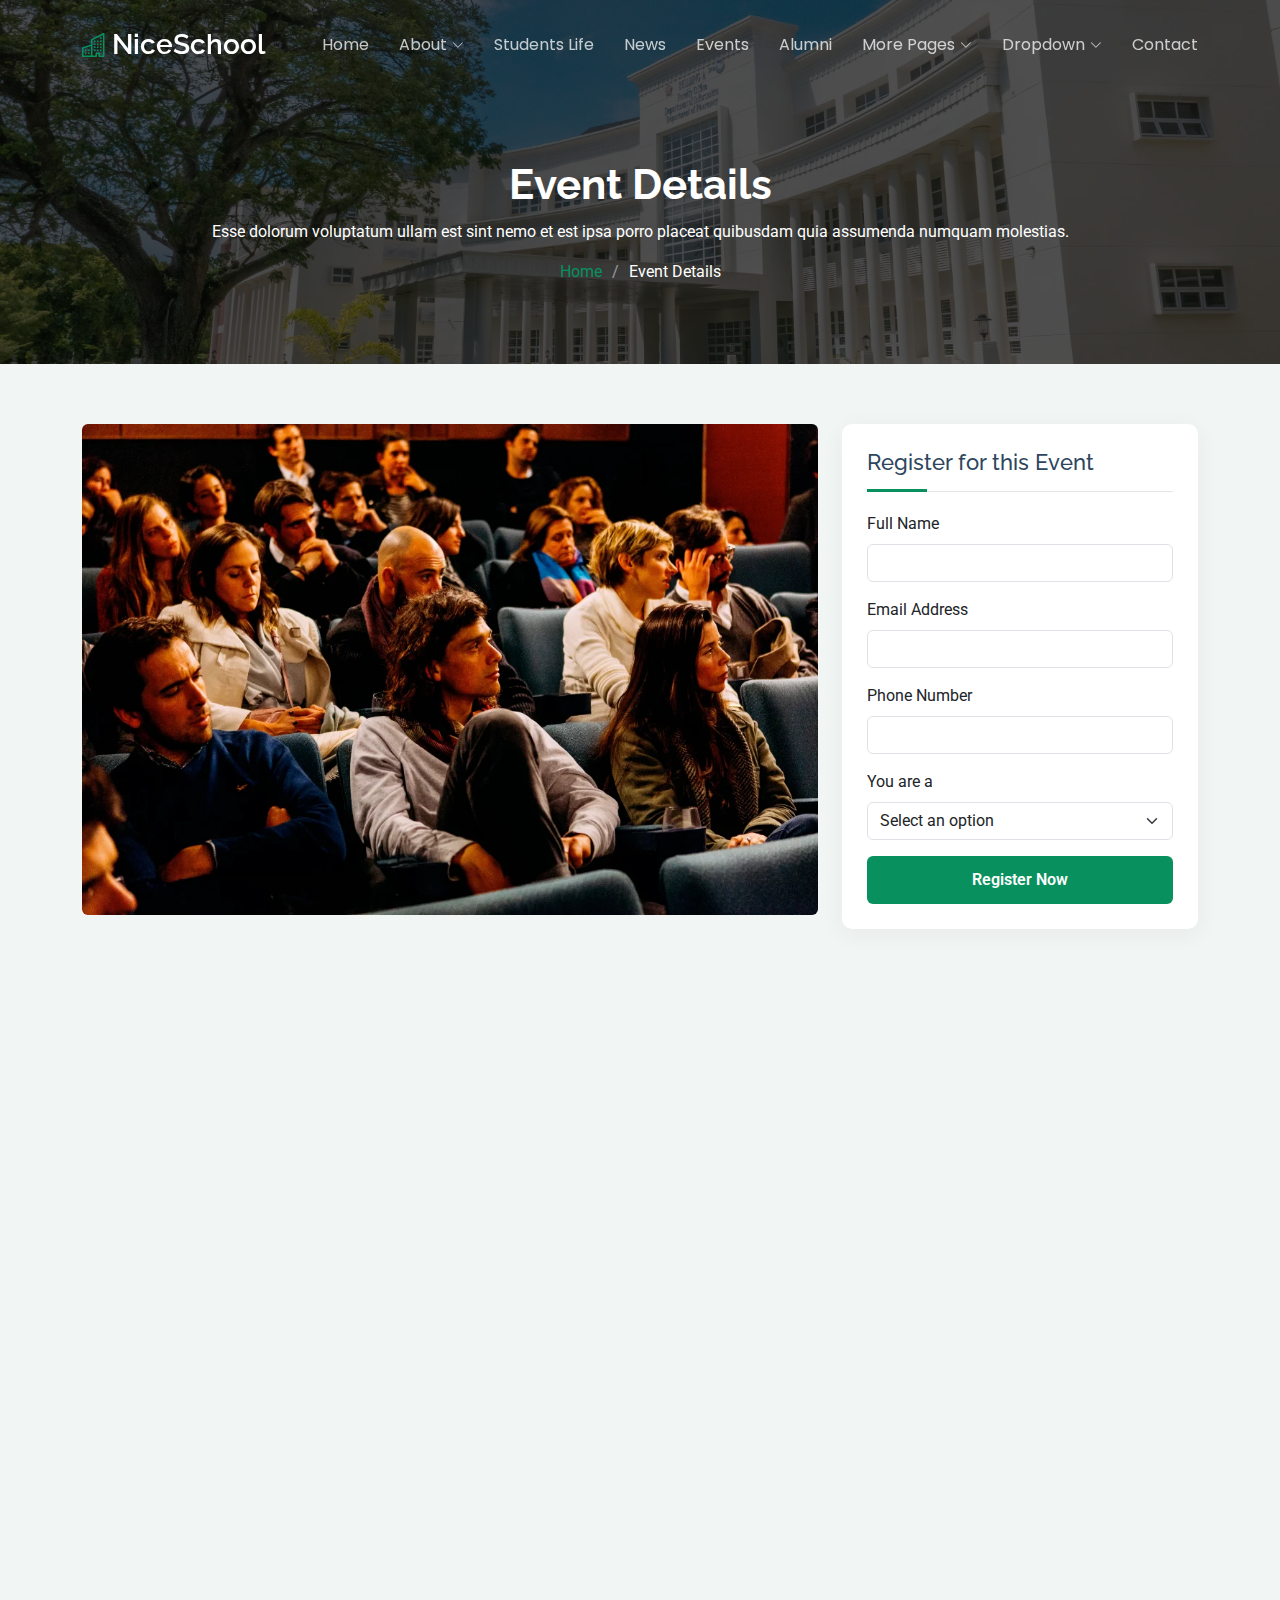
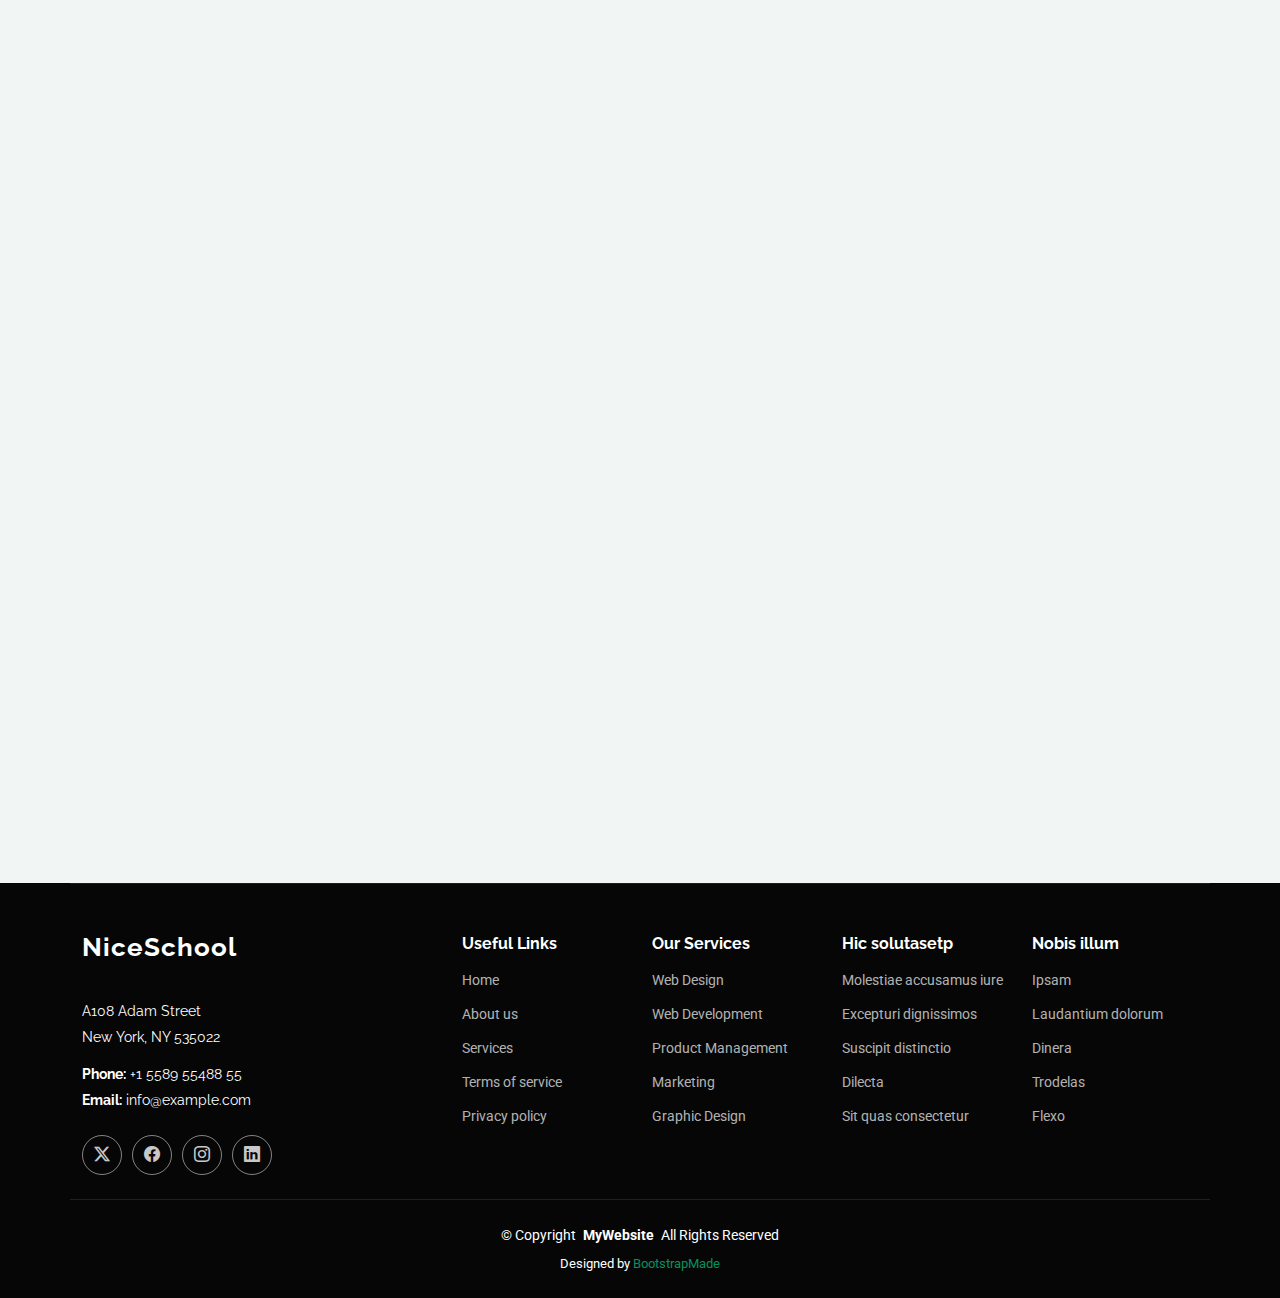
<file: client/event-details.html>
<!DOCTYPE html>
<html lang="en">

<head>
  <meta charset="utf-8">
  <meta content="width=device-width, initial-scale=1.0" name="viewport">
  <title>Event Details - NiceSchool Bootstrap Template</title>
  <meta name="description" content="">
  <meta name="keywords" content="">

  <!-- Favicons -->
  <link href="assets/img/favicon.png" rel="icon">
  <link href="assets/img/apple-touch-icon.png" rel="apple-touch-icon">

  <!-- Fonts -->
  <link href="https://fonts.googleapis.com" rel="preconnect">
  <link href="https://fonts.gstatic.com" rel="preconnect" crossorigin>
  <link href="https://fonts.googleapis.com/css2?family=Roboto:ital,wght@0,100;0,300;0,400;0,500;0,700;0,900;1,100;1,300;1,400;1,500;1,700;1,900&family=Poppins:ital,wght@0,100;0,200;0,300;0,400;0,500;0,600;0,700;0,800;0,900;1,100;1,200;1,300;1,400;1,500;1,600;1,700;1,800;1,900&family=Raleway:ital,wght@0,100;0,200;0,300;0,400;0,500;0,600;0,700;0,800;0,900;1,100;1,200;1,300;1,400;1,500;1,600;1,700;1,800;1,900&display=swap" rel="stylesheet">

  <!-- Vendor CSS Files -->
  <link href="assets/vendor/bootstrap/css/bootstrap.min.css" rel="stylesheet">
  <link href="assets/vendor/bootstrap-icons/bootstrap-icons.css" rel="stylesheet">
  <link href="assets/vendor/aos/aos.css" rel="stylesheet">
  <link href="assets/vendor/swiper/swiper-bundle.min.css" rel="stylesheet">
  <link href="assets/vendor/glightbox/css/glightbox.min.css" rel="stylesheet">

  <!-- Main CSS File -->
  <link href="assets/css/main.css" rel="stylesheet">

  <!-- =======================================================
  * Template Name: NiceSchool
  * Template URL: https://bootstrapmade.com/nice-school-bootstrap-education-template/
  * Updated: May 10 2025 with Bootstrap v5.3.6
  * Author: BootstrapMade.com
  * License: https://bootstrapmade.com/license/
  ======================================================== -->
</head>

<body class="event-details-page">

  <header id="header" class="header d-flex align-items-center fixed-top">
    <div class="container-fluid container-xl position-relative d-flex align-items-center justify-content-between">

      <a href="index.html" class="logo d-flex align-items-center">
        <!-- Uncomment the line below if you also wish to use an image logo -->
        <!-- <img src="assets/img/logo.webp" alt=""> -->
        <i class="bi bi-buildings"></i>
        <h1 class="sitename">NiceSchool</h1>
      </a>

      <nav id="navmenu" class="navmenu">
        <ul>
          <li><a href="index.html">Home</a></li>
          <li class="dropdown"><a href="about.html"><span>About</span> <i class="bi bi-chevron-down toggle-dropdown"></i></a>
            <ul>
              <li><a href="about.html">About Us</a></li>
              <li><a href="admissions.html">Admissions</a></li>
              <li><a href="academics.html">Academics</a></li>
              <li><a href="faculty-staff.html">Faculty &amp; Staff</a></li>
              <li><a href="campus-facilities.html">Campus &amp; Facilities</a></li>
            </ul>
          </li>

          <li><a href="students-life.html">Students Life</a></li>
          <li><a href="news.html">News</a></li>
          <li><a href="events.html">Events</a></li>
          <li><a href="alumni.html">Alumni</a></li>
          <li class="dropdown"><a href="#"><span>More Pages</span> <i class="bi bi-chevron-down toggle-dropdown"></i></a>
            <ul>
              <li><a href="news-details.html">News Details</a></li>
              <li><a href="event-details.html" class="active">Event Details</a></li>
              <li><a href="privacy.html">Privacy</a></li>
              <li><a href="terms-of-service.html">Terms of Service</a></li>
              <li><a href="404.html">Error 404</a></li>
              <li><a href="starter-page.html">Starter Page</a></li>
            </ul>
          </li>

          <li class="dropdown"><a href="#"><span>Dropdown</span> <i class="bi bi-chevron-down toggle-dropdown"></i></a>
            <ul>
              <li><a href="#">Dropdown 1</a></li>
              <li class="dropdown"><a href="#"><span>Deep Dropdown</span> <i class="bi bi-chevron-down toggle-dropdown"></i></a>
                <ul>
                  <li><a href="#">Deep Dropdown 1</a></li>
                  <li><a href="#">Deep Dropdown 2</a></li>
                  <li><a href="#">Deep Dropdown 3</a></li>
                  <li><a href="#">Deep Dropdown 4</a></li>
                  <li><a href="#">Deep Dropdown 5</a></li>
                </ul>
              </li>
              <li><a href="#">Dropdown 2</a></li>
              <li><a href="#">Dropdown 3</a></li>
              <li><a href="#">Dropdown 4</a></li>
            </ul>
          </li>
          <li><a href="contact.html">Contact</a></li>
        </ul>
        <i class="mobile-nav-toggle d-xl-none bi bi-list"></i>
      </nav>

    </div>
  </header>

  <main class="main">

    <!-- Page Title -->
    <div class="page-title dark-background" style="background-image: url(assets/img/education/showcase-1.webp);">
      <div class="container position-relative">
        <h1>Event Details</h1>
        <p>Esse dolorum voluptatum ullam est sint nemo et est ipsa porro placeat quibusdam quia assumenda numquam molestias.</p>
        <nav class="breadcrumbs">
          <ol>
            <li><a href="index.html">Home</a></li>
            <li class="current">Event Details</li>
          </ol>
        </nav>
      </div>
    </div><!-- End Page Title -->

    <!-- Event Section -->
    <section id="event" class="event section">

      <div class="container" data-aos="fade-up" data-aos-delay="100">

        <div class="row">
          <div class="col-lg-8">
            <div class="event-image mb-4" data-aos="fade-up">
              <img src="assets/img/education/events-9.webp" alt="Event" class="img-fluid rounded">
            </div>

            <div class="event-meta mb-4" data-aos="fade-up" data-aos-delay="100">
              <div class="row g-3">
                <div class="col-md-4">
                  <div class="meta-item">
                    <i class="bi bi-calendar-date"></i>
                    <span>10/24/2023</span>
                  </div>
                </div>
                <div class="col-md-4">
                  <div class="meta-item">
                    <i class="bi bi-clock"></i>
                    <span>3:00 PM - 6:00 PM</span>
                  </div>
                </div>
                <div class="col-md-4">
                  <div class="meta-item">
                    <i class="bi bi-geo-alt"></i>
                    <span>Main Auditorium</span>
                  </div>
                </div>
              </div>
            </div>

            <div class="event-content" data-aos="fade-up" data-aos-delay="200">
              <h2>Annual Science Exhibition</h2>
              <p>
                Lorem ipsum dolor sit amet, consectetur adipiscing elit. Aliquam non mauris maximus, finibus dui eget, rhoncus diam. Suspendisse blandit diam at nisi rutrum, non blandit magna molestie. Cras dapibus finibus diam, eu varius purus eleifend eu. Nulla facilisi. Vestibulum ante ipsum primis in faucibus orci luctus et ultrices posuere cubilia curae.
              </p>
              <p>
                Donec cursus, sapien vel convallis lobortis, dolor nisl pharetra est, ac facilisis ligula sapien vel justo. Curabitur sed semper risus, non tempus lorem. Nulla sodales feugiat tempus. Cras tincidunt dapibus ante, ut rutrum sapien finibus at. Mauris consequat tellus eu nunc pharetra, eu convallis elit tempor.
              </p>

              <h3 class="mt-4">Event Highlights</h3>
              <ul class="event-highlights">
                <li>
                  <i class="bi bi-check-circle"></i>
                  <span>Interactive student presentations of scientific experiments</span>
                </li>
                <li>
                  <i class="bi bi-check-circle"></i>
                  <span>Special lecture by renowned physicist Dr. Robert Jenkins</span>
                </li>
                <li>
                  <i class="bi bi-check-circle"></i>
                  <span>Robotics competition with prizes for top three teams</span>
                </li>
                <li>
                  <i class="bi bi-check-circle"></i>
                  <span>Science demonstrations by faculty members</span>
                </li>
                <li>
                  <i class="bi bi-check-circle"></i>
                  <span>Exhibition of innovative student projects</span>
                </li>
              </ul>

              <h3 class="mt-4">Event Schedule</h3>
              <div class="schedule-table">
                <div class="schedule-row">
                  <div class="schedule-time">3:00 PM - 3:30 PM</div>
                  <div class="schedule-activity">
                    <h4>Opening Ceremony</h4>
                    <p>Welcome address by Principal and introduction to the event</p>
                  </div>
                </div>
                <div class="schedule-row">
                  <div class="schedule-time">3:30 PM - 4:30 PM</div>
                  <div class="schedule-activity">
                    <h4>Student Project Presentations</h4>
                    <p>Selected students showcase their scientific innovations</p>
                  </div>
                </div>
                <div class="schedule-row">
                  <div class="schedule-time">4:30 PM - 5:15 PM</div>
                  <div class="schedule-activity">
                    <h4>Guest Lecture</h4>
                    <p>Special lecture on "Future of Quantum Computing" by Dr. Robert Jenkins</p>
                  </div>
                </div>
                <div class="schedule-row">
                  <div class="schedule-time">5:15 PM - 5:45 PM</div>
                  <div class="schedule-activity">
                    <h4>Robotics Demonstration</h4>
                    <p>Live demonstration of student-built robots and automation projects</p>
                  </div>
                </div>
                <div class="schedule-row">
                  <div class="schedule-time">5:45 PM - 6:00 PM</div>
                  <div class="schedule-activity">
                    <h4>Award Ceremony &amp; Closing</h4>
                    <p>Distribution of certificates and recognition of outstanding projects</p>
                  </div>
                </div>
              </div>

              <div class="event-gallery mt-5" data-aos="fade-up" data-aos-delay="300">
                <h3>Event Gallery</h3>
                <p>Images from previous year's science exhibition:</p>
                <div class="row g-4 mt-2">
                  <div class="col-md-4">
                    <a href="assets/img/education/events-1.webp" class="glightbox">
                      <img src="assets/img/education/events-1.webp" alt="Event Gallery" class="img-fluid rounded">
                    </a>
                  </div>
                  <div class="col-md-4">
                    <a href="assets/img/education/events-2.webp" class="glightbox">
                      <img src="assets/img/education/events-2.webp" alt="Event Gallery" class="img-fluid rounded">
                    </a>
                  </div>
                  <div class="col-md-4">
                    <a href="assets/img/education/events-3.webp" class="glightbox">
                      <img src="assets/img/education/events-3.webp" alt="Event Gallery" class="img-fluid rounded">
                    </a>
                  </div>
                </div>
              </div>
            </div>
          </div>

          <div class="col-lg-4">
            <div class="event-sidebar">
              <div class="sidebar-widget registration-form" data-aos="fade-left" data-aos-delay="200">
                <h3>Register for this Event</h3>
                <form>
                  <div class="mb-3">
                    <label for="name" class="form-label">Full Name</label>
                    <input type="text" class="form-control" id="name" required="">
                  </div>
                  <div class="mb-3">
                    <label for="email" class="form-label">Email Address</label>
                    <input type="email" class="form-control" id="email" required="">
                  </div>
                  <div class="mb-3">
                    <label for="phone" class="form-label">Phone Number</label>
                    <input type="tel" class="form-control" id="phone">
                  </div>
                  <div class="mb-3">
                    <label for="student-type" class="form-label">You are a</label>
                    <select class="form-select" id="student-type">
                      <option selected="">Select an option</option>
                      <option value="student">Student</option>
                      <option value="parent">Parent</option>
                      <option value="teacher">Teacher</option>
                      <option value="other">Other</option>
                    </select>
                  </div>
                  <div class="d-grid">
                    <button type="submit" class="btn btn-register">Register Now</button>
                  </div>
                </form>
              </div>

              <div class="sidebar-widget organizer-info" data-aos="fade-left" data-aos-delay="300">
                <h3>Event Organizer</h3>
                <div class="organizer-details">
                  <div class="organizer-image">
                    <img src="assets/img/person/person-m-5.webp" class="img-fluid rounded" alt="Organizer">
                  </div>
                  <div class="organizer-content">
                    <h4>Prof. Michael Anderson</h4>
                    <p class="organizer-position">Head of Science Department</p>
                    <p>For queries related to the event, please contact:</p>
                    <div class="organizer-contact">
                      <p><i class="bi bi-envelope"></i> michael@example.com</p>
                      <p><i class="bi bi-telephone"></i> +1 (555) 123-4567</p>
                    </div>
                  </div>
                </div>
              </div>

              <div class="sidebar-widget related-events" data-aos="fade-left" data-aos-delay="400">
                <h3>Related Events</h3>
                <div class="related-event-item">
                  <div class="related-event-date">
                    <span class="day">15</span>
                    <span class="month">Nov</span>
                  </div>
                  <div class="related-event-info">
                    <h4>Mathematics Olympiad</h4>
                    <p><i class="bi bi-geo-alt"></i> Room 203, East Wing</p>
                  </div>
                </div>
                <div class="related-event-item">
                  <div class="related-event-date">
                    <span class="day">05</span>
                    <span class="month">Dec</span>
                  </div>
                  <div class="related-event-info">
                    <h4>Literature Festival</h4>
                    <p><i class="bi bi-geo-alt"></i> Central Library</p>
                  </div>
                </div>
                <div class="related-event-item">
                  <div class="related-event-date">
                    <span class="day">18</span>
                    <span class="month">Dec</span>
                  </div>
                  <div class="related-event-info">
                    <h4>Annual Sports Meet</h4>
                    <p><i class="bi bi-geo-alt"></i> School Ground</p>
                  </div>
                </div>
              </div>
            </div>
          </div>
        </div>

      </div>

    </section><!-- /Event Section -->

  </main>

  <footer id="footer" class="footer position-relative dark-background">

    <div class="container footer-top">
      <div class="row gy-4">
        <div class="col-lg-4 col-md-6 footer-about">
          <a href="index.html" class="logo d-flex align-items-center">
            <span class="sitename">NiceSchool</span>
          </a>
          <div class="footer-contact pt-3">
            <p>A108 Adam Street</p>
            <p>New York, NY 535022</p>
            <p class="mt-3"><strong>Phone:</strong> <span>+1 5589 55488 55</span></p>
            <p><strong>Email:</strong> <span>info@example.com</span></p>
          </div>
          <div class="social-links d-flex mt-4">
            <a href=""><i class="bi bi-twitter-x"></i></a>
            <a href=""><i class="bi bi-facebook"></i></a>
            <a href=""><i class="bi bi-instagram"></i></a>
            <a href=""><i class="bi bi-linkedin"></i></a>
          </div>
        </div>

        <div class="col-lg-2 col-md-3 footer-links">
          <h4>Useful Links</h4>
          <ul>
            <li><a href="#">Home</a></li>
            <li><a href="#">About us</a></li>
            <li><a href="#">Services</a></li>
            <li><a href="#">Terms of service</a></li>
            <li><a href="#">Privacy policy</a></li>
          </ul>
        </div>

        <div class="col-lg-2 col-md-3 footer-links">
          <h4>Our Services</h4>
          <ul>
            <li><a href="#">Web Design</a></li>
            <li><a href="#">Web Development</a></li>
            <li><a href="#">Product Management</a></li>
            <li><a href="#">Marketing</a></li>
            <li><a href="#">Graphic Design</a></li>
          </ul>
        </div>

        <div class="col-lg-2 col-md-3 footer-links">
          <h4>Hic solutasetp</h4>
          <ul>
            <li><a href="#">Molestiae accusamus iure</a></li>
            <li><a href="#">Excepturi dignissimos</a></li>
            <li><a href="#">Suscipit distinctio</a></li>
            <li><a href="#">Dilecta</a></li>
            <li><a href="#">Sit quas consectetur</a></li>
          </ul>
        </div>

        <div class="col-lg-2 col-md-3 footer-links">
          <h4>Nobis illum</h4>
          <ul>
            <li><a href="#">Ipsam</a></li>
            <li><a href="#">Laudantium dolorum</a></li>
            <li><a href="#">Dinera</a></li>
            <li><a href="#">Trodelas</a></li>
            <li><a href="#">Flexo</a></li>
          </ul>
        </div>

      </div>
    </div>

    <div class="container copyright text-center mt-4">
      <p>© <span>Copyright</span> <strong class="px-1 sitename">MyWebsite</strong> <span>All Rights Reserved</span></p>
      <div class="credits">
        <!-- All the links in the footer should remain intact. -->
        <!-- You can delete the links only if you've purchased the pro version. -->
        <!-- Licensing information: https://bootstrapmade.com/license/ -->
        <!-- Purchase the pro version with working PHP/AJAX contact form: [buy-url] -->
        Designed by <a href="https://bootstrapmade.com/">BootstrapMade</a>
      </div>
    </div>

  </footer>

  <!-- Scroll Top -->
  <a href="#" id="scroll-top" class="scroll-top d-flex align-items-center justify-content-center"><i class="bi bi-arrow-up-short"></i></a>

  <!-- Preloader -->
  <div id="preloader"></div>

  <!-- Vendor JS Files -->
  <script src="assets/vendor/bootstrap/js/bootstrap.bundle.min.js"></script>
  <script src="assets/vendor/php-email-form/validate.js"></script>
  <script src="assets/vendor/aos/aos.js"></script>
  <script src="assets/vendor/purecounter/purecounter_vanilla.js"></script>
  <script src="assets/vendor/imagesloaded/imagesloaded.pkgd.min.js"></script>
  <script src="assets/vendor/isotope-layout/isotope.pkgd.min.js"></script>
  <script src="assets/vendor/swiper/swiper-bundle.min.js"></script>
  <script src="assets/vendor/glightbox/js/glightbox.min.js"></script>

  <!-- Main JS File -->
  <script src="assets/js/main.js"></script>

</body>

</html>
</file>
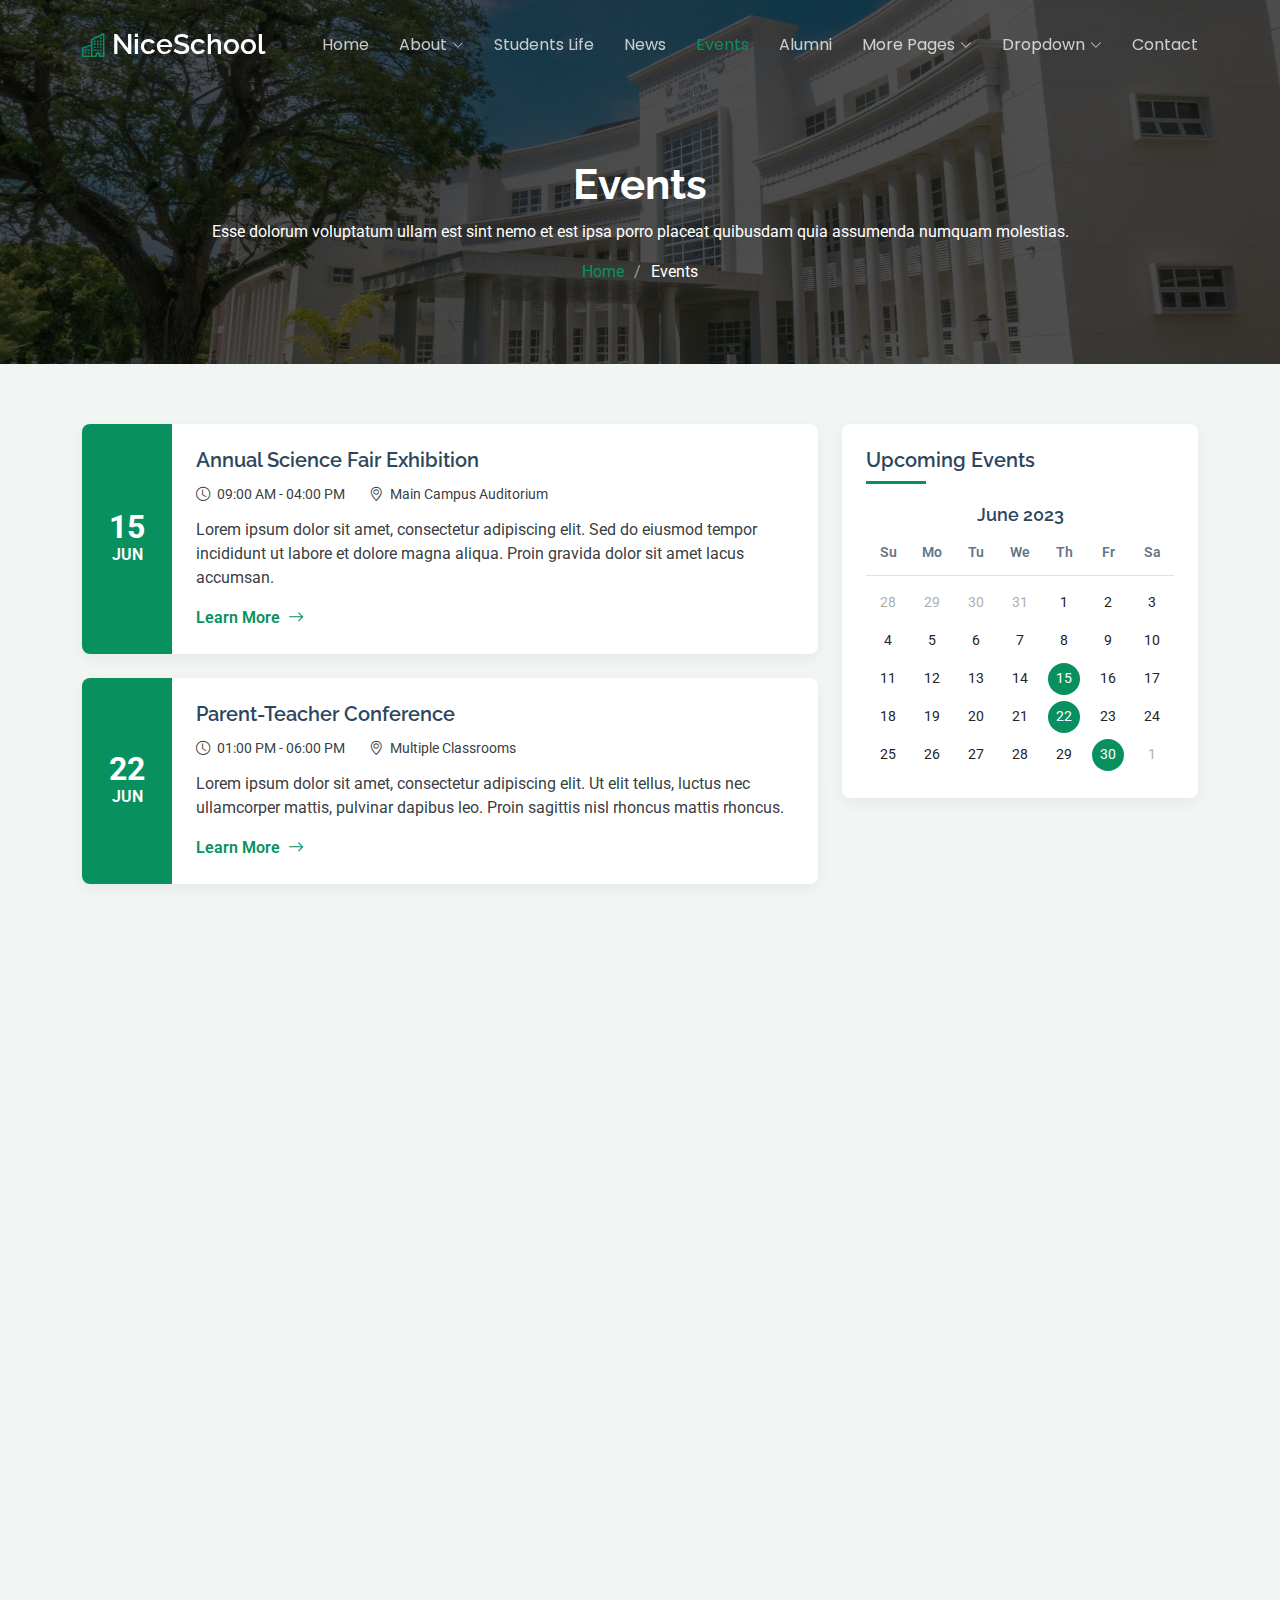
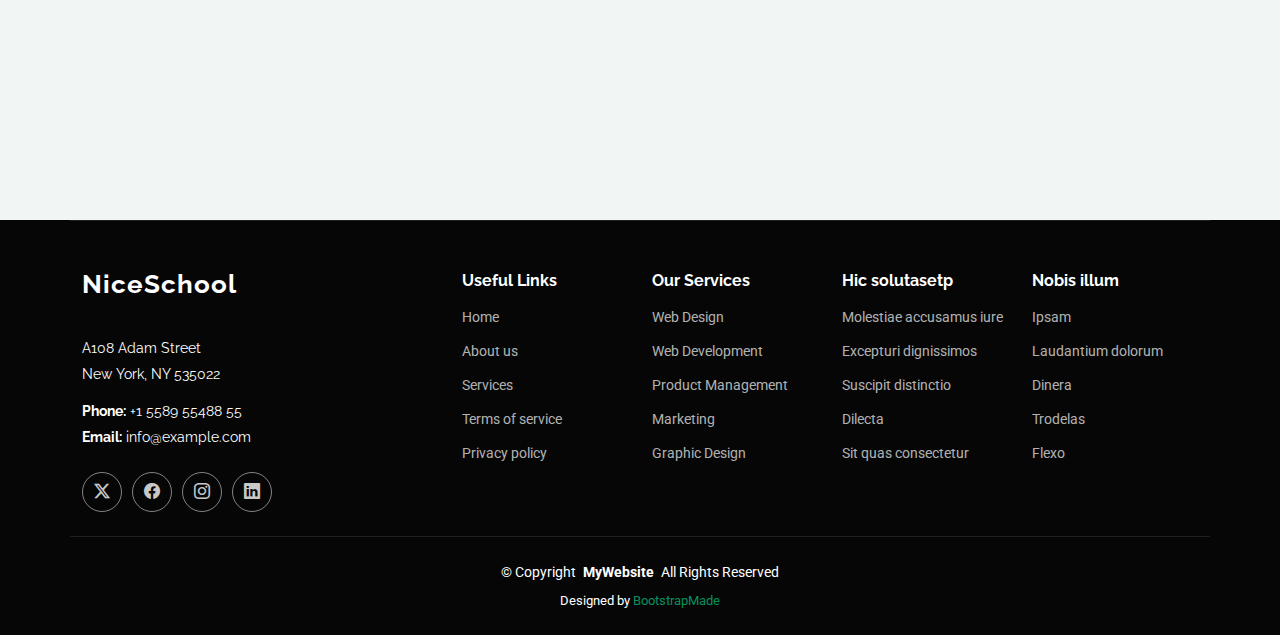
<file: client/events.html>
<!DOCTYPE html>
<html lang="en">

<head>
  <meta charset="utf-8">
  <meta content="width=device-width, initial-scale=1.0" name="viewport">
  <title>Events - NiceSchool Bootstrap Template</title>
  <meta name="description" content="">
  <meta name="keywords" content="">

  <!-- Favicons -->
  <link href="assets/img/favicon.png" rel="icon">
  <link href="assets/img/apple-touch-icon.png" rel="apple-touch-icon">

  <!-- Fonts -->
  <link href="https://fonts.googleapis.com" rel="preconnect">
  <link href="https://fonts.gstatic.com" rel="preconnect" crossorigin>
  <link href="https://fonts.googleapis.com/css2?family=Roboto:ital,wght@0,100;0,300;0,400;0,500;0,700;0,900;1,100;1,300;1,400;1,500;1,700;1,900&family=Poppins:ital,wght@0,100;0,200;0,300;0,400;0,500;0,600;0,700;0,800;0,900;1,100;1,200;1,300;1,400;1,500;1,600;1,700;1,800;1,900&family=Raleway:ital,wght@0,100;0,200;0,300;0,400;0,500;0,600;0,700;0,800;0,900;1,100;1,200;1,300;1,400;1,500;1,600;1,700;1,800;1,900&display=swap" rel="stylesheet">

  <!-- Vendor CSS Files -->
  <link href="assets/vendor/bootstrap/css/bootstrap.min.css" rel="stylesheet">
  <link href="assets/vendor/bootstrap-icons/bootstrap-icons.css" rel="stylesheet">
  <link href="assets/vendor/aos/aos.css" rel="stylesheet">
  <link href="assets/vendor/swiper/swiper-bundle.min.css" rel="stylesheet">
  <link href="assets/vendor/glightbox/css/glightbox.min.css" rel="stylesheet">

  <!-- Main CSS File -->
  <link href="assets/css/main.css" rel="stylesheet">

  <!-- =======================================================
  * Template Name: NiceSchool
  * Template URL: https://bootstrapmade.com/nice-school-bootstrap-education-template/
  * Updated: May 10 2025 with Bootstrap v5.3.6
  * Author: BootstrapMade.com
  * License: https://bootstrapmade.com/license/
  ======================================================== -->
</head>

<body class="events-page">

  <header id="header" class="header d-flex align-items-center fixed-top">
    <div class="container-fluid container-xl position-relative d-flex align-items-center justify-content-between">

      <a href="index.html" class="logo d-flex align-items-center">
        <!-- Uncomment the line below if you also wish to use an image logo -->
        <!-- <img src="assets/img/logo.webp" alt=""> -->
        <i class="bi bi-buildings"></i>
        <h1 class="sitename">NiceSchool</h1>
      </a>

      <nav id="navmenu" class="navmenu">
        <ul>
          <li><a href="index.html">Home</a></li>
          <li class="dropdown"><a href="about.html"><span>About</span> <i class="bi bi-chevron-down toggle-dropdown"></i></a>
            <ul>
              <li><a href="about.html">About Us</a></li>
              <li><a href="admissions.html">Admissions</a></li>
              <li><a href="academics.html">Academics</a></li>
              <li><a href="faculty-staff.html">Faculty &amp; Staff</a></li>
              <li><a href="campus-facilities.html">Campus &amp; Facilities</a></li>
            </ul>
          </li>

          <li><a href="students-life.html">Students Life</a></li>
          <li><a href="news.html">News</a></li>
          <li><a href="events.html" class="active">Events</a></li>
          <li><a href="alumni.html">Alumni</a></li>
          <li class="dropdown"><a href="#"><span>More Pages</span> <i class="bi bi-chevron-down toggle-dropdown"></i></a>
            <ul>
              <li><a href="news-details.html">News Details</a></li>
              <li><a href="event-details.html">Event Details</a></li>
              <li><a href="privacy.html">Privacy</a></li>
              <li><a href="terms-of-service.html">Terms of Service</a></li>
              <li><a href="404.html">Error 404</a></li>
              <li><a href="starter-page.html">Starter Page</a></li>
            </ul>
          </li>

          <li class="dropdown"><a href="#"><span>Dropdown</span> <i class="bi bi-chevron-down toggle-dropdown"></i></a>
            <ul>
              <li><a href="#">Dropdown 1</a></li>
              <li class="dropdown"><a href="#"><span>Deep Dropdown</span> <i class="bi bi-chevron-down toggle-dropdown"></i></a>
                <ul>
                  <li><a href="#">Deep Dropdown 1</a></li>
                  <li><a href="#">Deep Dropdown 2</a></li>
                  <li><a href="#">Deep Dropdown 3</a></li>
                  <li><a href="#">Deep Dropdown 4</a></li>
                  <li><a href="#">Deep Dropdown 5</a></li>
                </ul>
              </li>
              <li><a href="#">Dropdown 2</a></li>
              <li><a href="#">Dropdown 3</a></li>
              <li><a href="#">Dropdown 4</a></li>
            </ul>
          </li>
          <li><a href="contact.html">Contact</a></li>
        </ul>
        <i class="mobile-nav-toggle d-xl-none bi bi-list"></i>
      </nav>

    </div>
  </header>

  <main class="main">

    <!-- Page Title -->
    <div class="page-title dark-background" style="background-image: url(assets/img/education/showcase-1.webp);">
      <div class="container position-relative">
        <h1>Events</h1>
        <p>Esse dolorum voluptatum ullam est sint nemo et est ipsa porro placeat quibusdam quia assumenda numquam molestias.</p>
        <nav class="breadcrumbs">
          <ol>
            <li><a href="index.html">Home</a></li>
            <li class="current">Events</li>
          </ol>
        </nav>
      </div>
    </div><!-- End Page Title -->

    <!-- Events 2 Section -->
    <section id="events-2" class="events-2 section">

      <div class="container" data-aos="fade-up" data-aos-delay="100">

        <div class="row g-4">
          <div class="col-lg-8">
            <div class="events-list">
              <div class="event-item" data-aos="fade-up">
                <div class="event-date">
                  <span class="day">15</span>
                  <span class="month">JUN</span>
                </div>
                <div class="event-content">
                  <h3>Annual Science Fair Exhibition</h3>
                  <div class="event-meta">
                    <p><i class="bi bi-clock"></i> 09:00 AM - 04:00 PM</p>
                    <p><i class="bi bi-geo-alt"></i> Main Campus Auditorium</p>
                  </div>
                  <p>Lorem ipsum dolor sit amet, consectetur adipiscing elit. Sed do eiusmod tempor incididunt ut labore et dolore magna aliqua. Proin gravida dolor sit amet lacus accumsan.</p>
                  <a href="#" class="btn-event">Learn More <i class="bi bi-arrow-right"></i></a>
                </div>
              </div><!-- End Event Item -->

              <div class="event-item" data-aos="fade-up" data-aos-delay="100">
                <div class="event-date">
                  <span class="day">22</span>
                  <span class="month">JUN</span>
                </div>
                <div class="event-content">
                  <h3>Parent-Teacher Conference</h3>
                  <div class="event-meta">
                    <p><i class="bi bi-clock"></i> 01:00 PM - 06:00 PM</p>
                    <p><i class="bi bi-geo-alt"></i> Multiple Classrooms</p>
                  </div>
                  <p>Lorem ipsum dolor sit amet, consectetur adipiscing elit. Ut elit tellus, luctus nec ullamcorper mattis, pulvinar dapibus leo. Proin sagittis nisl rhoncus mattis rhoncus.</p>
                  <a href="#" class="btn-event">Learn More <i class="bi bi-arrow-right"></i></a>
                </div>
              </div><!-- End Event Item -->

              <div class="event-item" data-aos="fade-up" data-aos-delay="200">
                <div class="event-date">
                  <span class="day">30</span>
                  <span class="month">JUN</span>
                </div>
                <div class="event-content">
                  <h3>Summer Sports Tournament Final</h3>
                  <div class="event-meta">
                    <p><i class="bi bi-clock"></i> 02:30 PM - 05:30 PM</p>
                    <p><i class="bi bi-geo-alt"></i> Sports Complex</p>
                  </div>
                  <p>Lorem ipsum dolor sit amet, consectetur adipiscing elit. Curabitur non nulla sit amet nisl tempus convallis quis ac lectus. Mauris blandit aliquet elit, eget tincidunt nibh pulvinar a.</p>
                  <a href="#" class="btn-event">Learn More <i class="bi bi-arrow-right"></i></a>
                </div>
              </div><!-- End Event Item -->

              <div class="event-item" data-aos="fade-up" data-aos-delay="300">
                <div class="event-date">
                  <span class="day">05</span>
                  <span class="month">JUL</span>
                </div>
                <div class="event-content">
                  <h3>Graduation Ceremony Class of 2023</h3>
                  <div class="event-meta">
                    <p><i class="bi bi-clock"></i> 10:00 AM - 01:00 PM</p>
                    <p><i class="bi bi-geo-alt"></i> Central Auditorium</p>
                  </div>
                  <p>Lorem ipsum dolor sit amet, consectetur adipiscing elit. Pellentesque in ipsum id orci porta dapibus. Vivamus suscipit tortor eget felis porttitor volutpat. Vestibulum ante ipsum primis.</p>
                  <a href="#" class="btn-event">Learn More <i class="bi bi-arrow-right"></i></a>
                </div>
              </div><!-- End Event Item -->
            </div>

            <div class="pagination-wrapper" data-aos="fade-up" data-aos-delay="400">
              <ul class="pagination justify-content-center">
                <li class="page-item disabled"><a class="page-link" href="#" tabindex="-1"><i class="bi bi-chevron-left"></i></a></li>
                <li class="page-item active"><a class="page-link" href="#">1</a></li>
                <li class="page-item"><a class="page-link" href="#">2</a></li>
                <li class="page-item"><a class="page-link" href="#">3</a></li>
                <li class="page-item"><a class="page-link" href="#"><i class="bi bi-chevron-right"></i></a></li>
              </ul>
            </div>
          </div>

          <div class="col-lg-4">
            <div class="sidebar">
              <div class="sidebar-item" data-aos="fade-up" data-aos-delay="100">
                <h3 class="sidebar-title">Upcoming Events</h3>
                <div class="event-calendar">
                  <div class="calendar-header">
                    <h4>June 2023</h4>
                  </div>
                  <div class="calendar-body">
                    <div class="weekdays">
                      <div>Su</div>
                      <div>Mo</div>
                      <div>Tu</div>
                      <div>We</div>
                      <div>Th</div>
                      <div>Fr</div>
                      <div>Sa</div>
                    </div>
                    <div class="days">
                      <div class="day other-month">28</div>
                      <div class="day other-month">29</div>
                      <div class="day other-month">30</div>
                      <div class="day other-month">31</div>
                      <div class="day">1</div>
                      <div class="day">2</div>
                      <div class="day">3</div>
                      <div class="day">4</div>
                      <div class="day">5</div>
                      <div class="day">6</div>
                      <div class="day">7</div>
                      <div class="day">8</div>
                      <div class="day">9</div>
                      <div class="day">10</div>
                      <div class="day">11</div>
                      <div class="day">12</div>
                      <div class="day">13</div>
                      <div class="day">14</div>
                      <div class="day has-event">15</div>
                      <div class="day">16</div>
                      <div class="day">17</div>
                      <div class="day">18</div>
                      <div class="day">19</div>
                      <div class="day">20</div>
                      <div class="day">21</div>
                      <div class="day has-event">22</div>
                      <div class="day">23</div>
                      <div class="day">24</div>
                      <div class="day">25</div>
                      <div class="day">26</div>
                      <div class="day">27</div>
                      <div class="day">28</div>
                      <div class="day">29</div>
                      <div class="day has-event">30</div>
                      <div class="day other-month">1</div>
                    </div>
                  </div>
                </div>
              </div>

              <div class="sidebar-item featured-event" data-aos="fade-up" data-aos-delay="200">
                <h3 class="sidebar-title">Featured Event</h3>
                <div class="featured-event-content">
                  <img src="assets/img/education/events-5.webp" alt="Featured Event" class="img-fluid">
                  <h4>Annual Arts Festival</h4>
                  <p><i class="bi bi-calendar-event"></i> July 15-17, 2023</p>
                  <p>Lorem ipsum dolor sit amet, consectetur adipiscing elit. Proin eget tortor risus consectetur adipiscing elit.</p>
                  <a href="#" class="btn-register">Register Now</a>
                </div>
              </div>

              <div class="sidebar-item" data-aos="fade-up" data-aos-delay="300">
                <h3 class="sidebar-title">Event Categories</h3>
                <div class="categories">
                  <ul>
                    <li><a href="#">Academic <span>(12)</span></a></li>
                    <li><a href="#">Sports <span>(8)</span></a></li>
                    <li><a href="#">Cultural <span>(6)</span></a></li>
                    <li><a href="#">Workshops <span>(4)</span></a></li>
                    <li><a href="#">Conferences <span>(3)</span></a></li>
                  </ul>
                </div>
              </div>
            </div>
          </div>
        </div>

      </div>

    </section><!-- /Events 2 Section -->

  </main>

  <footer id="footer" class="footer position-relative dark-background">

    <div class="container footer-top">
      <div class="row gy-4">
        <div class="col-lg-4 col-md-6 footer-about">
          <a href="index.html" class="logo d-flex align-items-center">
            <span class="sitename">NiceSchool</span>
          </a>
          <div class="footer-contact pt-3">
            <p>A108 Adam Street</p>
            <p>New York, NY 535022</p>
            <p class="mt-3"><strong>Phone:</strong> <span>+1 5589 55488 55</span></p>
            <p><strong>Email:</strong> <span>info@example.com</span></p>
          </div>
          <div class="social-links d-flex mt-4">
            <a href=""><i class="bi bi-twitter-x"></i></a>
            <a href=""><i class="bi bi-facebook"></i></a>
            <a href=""><i class="bi bi-instagram"></i></a>
            <a href=""><i class="bi bi-linkedin"></i></a>
          </div>
        </div>

        <div class="col-lg-2 col-md-3 footer-links">
          <h4>Useful Links</h4>
          <ul>
            <li><a href="#">Home</a></li>
            <li><a href="#">About us</a></li>
            <li><a href="#">Services</a></li>
            <li><a href="#">Terms of service</a></li>
            <li><a href="#">Privacy policy</a></li>
          </ul>
        </div>

        <div class="col-lg-2 col-md-3 footer-links">
          <h4>Our Services</h4>
          <ul>
            <li><a href="#">Web Design</a></li>
            <li><a href="#">Web Development</a></li>
            <li><a href="#">Product Management</a></li>
            <li><a href="#">Marketing</a></li>
            <li><a href="#">Graphic Design</a></li>
          </ul>
        </div>

        <div class="col-lg-2 col-md-3 footer-links">
          <h4>Hic solutasetp</h4>
          <ul>
            <li><a href="#">Molestiae accusamus iure</a></li>
            <li><a href="#">Excepturi dignissimos</a></li>
            <li><a href="#">Suscipit distinctio</a></li>
            <li><a href="#">Dilecta</a></li>
            <li><a href="#">Sit quas consectetur</a></li>
          </ul>
        </div>

        <div class="col-lg-2 col-md-3 footer-links">
          <h4>Nobis illum</h4>
          <ul>
            <li><a href="#">Ipsam</a></li>
            <li><a href="#">Laudantium dolorum</a></li>
            <li><a href="#">Dinera</a></li>
            <li><a href="#">Trodelas</a></li>
            <li><a href="#">Flexo</a></li>
          </ul>
        </div>

      </div>
    </div>

    <div class="container copyright text-center mt-4">
      <p>© <span>Copyright</span> <strong class="px-1 sitename">MyWebsite</strong> <span>All Rights Reserved</span></p>
      <div class="credits">
        <!-- All the links in the footer should remain intact. -->
        <!-- You can delete the links only if you've purchased the pro version. -->
        <!-- Licensing information: https://bootstrapmade.com/license/ -->
        <!-- Purchase the pro version with working PHP/AJAX contact form: [buy-url] -->
        Designed by <a href="https://bootstrapmade.com/">BootstrapMade</a>
      </div>
    </div>

  </footer>

  <!-- Scroll Top -->
  <a href="#" id="scroll-top" class="scroll-top d-flex align-items-center justify-content-center"><i class="bi bi-arrow-up-short"></i></a>

  <!-- Preloader -->
  <div id="preloader"></div>

  <!-- Vendor JS Files -->
  <script src="assets/vendor/bootstrap/js/bootstrap.bundle.min.js"></script>
  <script src="assets/vendor/php-email-form/validate.js"></script>
  <script src="assets/vendor/aos/aos.js"></script>
  <script src="assets/vendor/purecounter/purecounter_vanilla.js"></script>
  <script src="assets/vendor/imagesloaded/imagesloaded.pkgd.min.js"></script>
  <script src="assets/vendor/isotope-layout/isotope.pkgd.min.js"></script>
  <script src="assets/vendor/swiper/swiper-bundle.min.js"></script>
  <script src="assets/vendor/glightbox/js/glightbox.min.js"></script>

  <!-- Main JS File -->
  <script src="assets/js/main.js"></script>

</body>

</html>
</file>
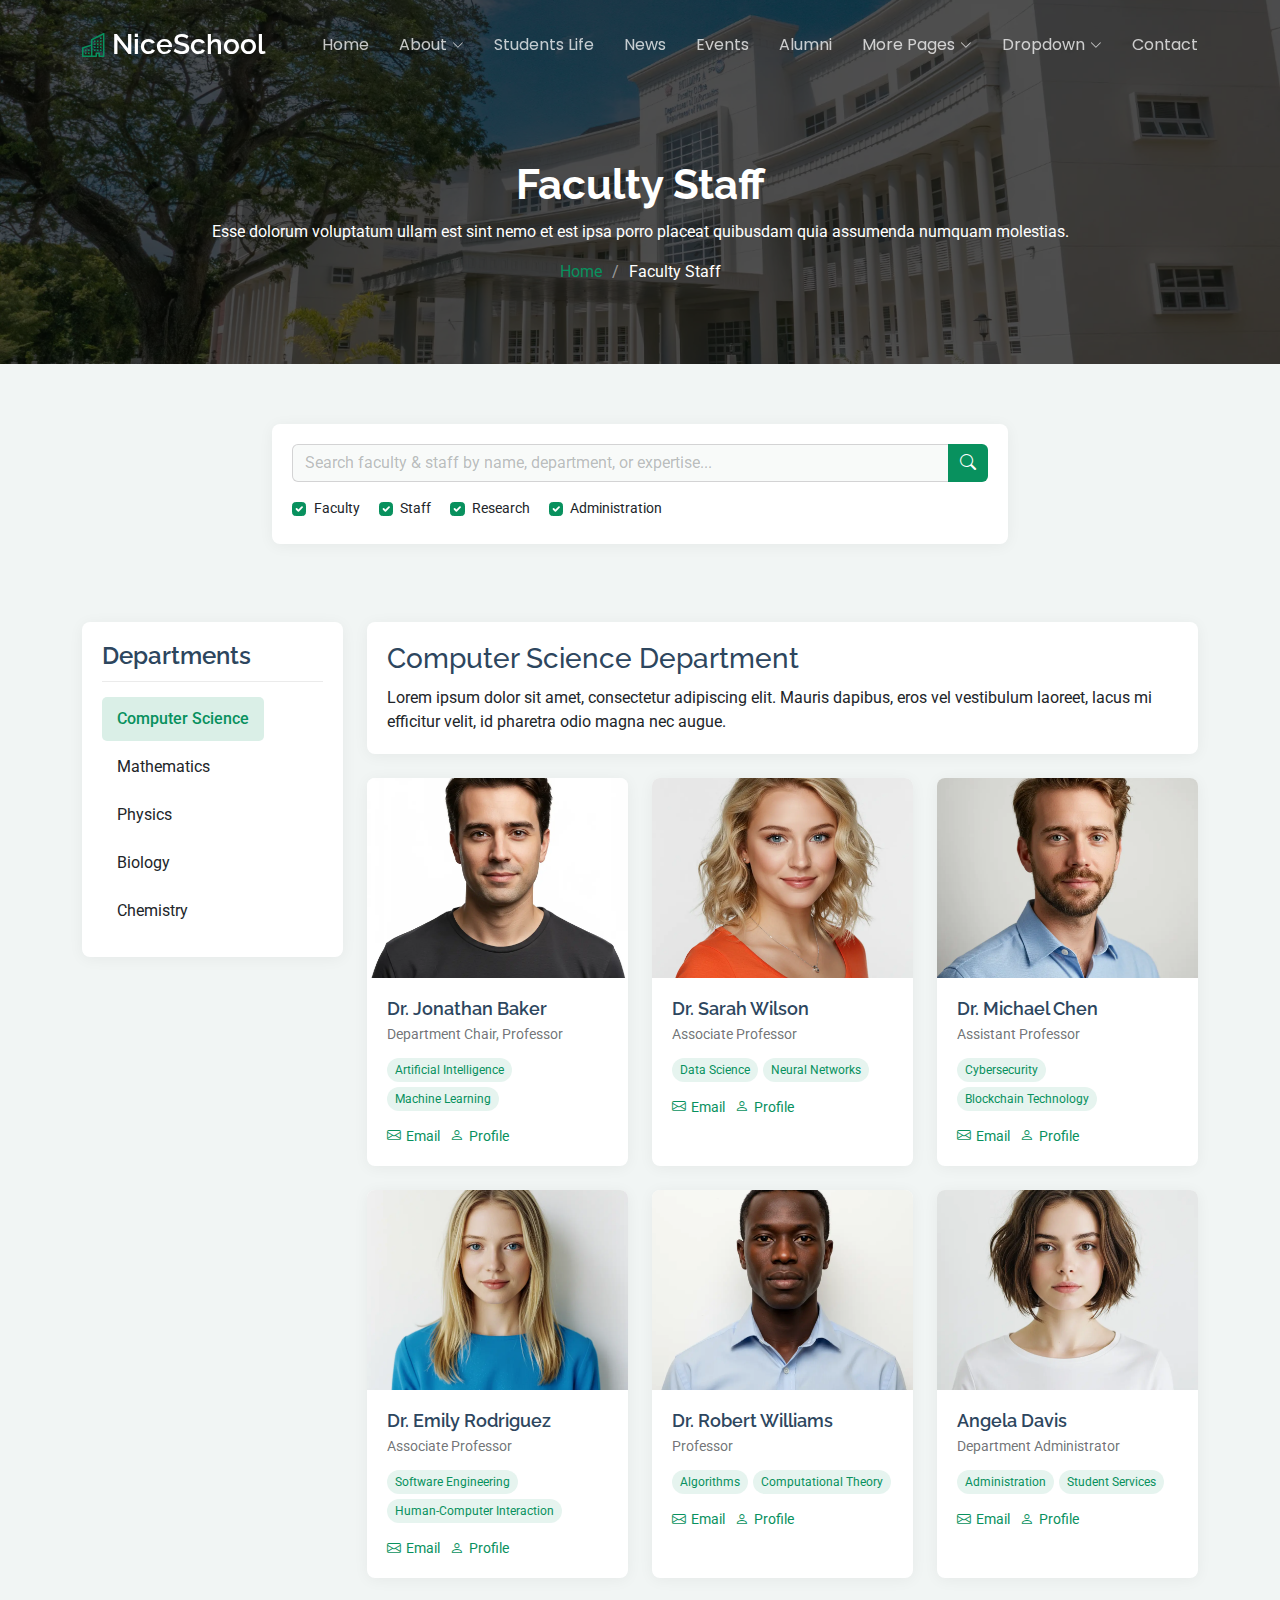
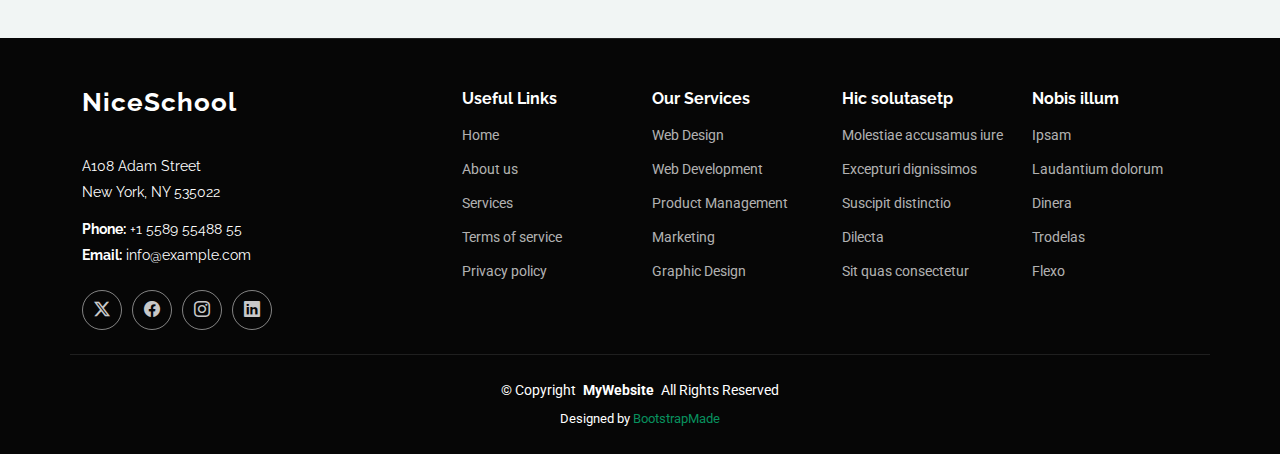
<file: client/faculty-staff.html>
<!DOCTYPE html>
<html lang="en">

<head>
  <meta charset="utf-8">
  <meta content="width=device-width, initial-scale=1.0" name="viewport">
  <title>Faculty Staff - NiceSchool Bootstrap Template</title>
  <meta name="description" content="">
  <meta name="keywords" content="">

  <!-- Favicons -->
  <link href="assets/img/favicon.png" rel="icon">
  <link href="assets/img/apple-touch-icon.png" rel="apple-touch-icon">

  <!-- Fonts -->
  <link href="https://fonts.googleapis.com" rel="preconnect">
  <link href="https://fonts.gstatic.com" rel="preconnect" crossorigin>
  <link href="https://fonts.googleapis.com/css2?family=Roboto:ital,wght@0,100;0,300;0,400;0,500;0,700;0,900;1,100;1,300;1,400;1,500;1,700;1,900&family=Poppins:ital,wght@0,100;0,200;0,300;0,400;0,500;0,600;0,700;0,800;0,900;1,100;1,200;1,300;1,400;1,500;1,600;1,700;1,800;1,900&family=Raleway:ital,wght@0,100;0,200;0,300;0,400;0,500;0,600;0,700;0,800;0,900;1,100;1,200;1,300;1,400;1,500;1,600;1,700;1,800;1,900&display=swap" rel="stylesheet">

  <!-- Vendor CSS Files -->
  <link href="assets/vendor/bootstrap/css/bootstrap.min.css" rel="stylesheet">
  <link href="assets/vendor/bootstrap-icons/bootstrap-icons.css" rel="stylesheet">
  <link href="assets/vendor/aos/aos.css" rel="stylesheet">
  <link href="assets/vendor/swiper/swiper-bundle.min.css" rel="stylesheet">
  <link href="assets/vendor/glightbox/css/glightbox.min.css" rel="stylesheet">

  <!-- Main CSS File -->
  <link href="assets/css/main.css" rel="stylesheet">

  <!-- =======================================================
  * Template Name: NiceSchool
  * Template URL: https://bootstrapmade.com/nice-school-bootstrap-education-template/
  * Updated: May 10 2025 with Bootstrap v5.3.6
  * Author: BootstrapMade.com
  * License: https://bootstrapmade.com/license/
  ======================================================== -->
</head>

<body class="faculty-staff-page">

  <header id="header" class="header d-flex align-items-center fixed-top">
    <div class="container-fluid container-xl position-relative d-flex align-items-center justify-content-between">

      <a href="index.html" class="logo d-flex align-items-center">
        <!-- Uncomment the line below if you also wish to use an image logo -->
        <!-- <img src="assets/img/logo.webp" alt=""> -->
        <i class="bi bi-buildings"></i>
        <h1 class="sitename">NiceSchool</h1>
      </a>

      <nav id="navmenu" class="navmenu">
        <ul>
          <li><a href="index.html">Home</a></li>
          <li class="dropdown"><a href="about.html"><span>About</span> <i class="bi bi-chevron-down toggle-dropdown"></i></a>
            <ul>
              <li><a href="about.html">About Us</a></li>
              <li><a href="admissions.html">Admissions</a></li>
              <li><a href="academics.html">Academics</a></li>
              <li><a href="faculty-staff.html" class="active">Faculty &amp; Staff</a></li>
              <li><a href="campus-facilities.html">Campus &amp; Facilities</a></li>
            </ul>
          </li>

          <li><a href="students-life.html">Students Life</a></li>
          <li><a href="news.html">News</a></li>
          <li><a href="events.html">Events</a></li>
          <li><a href="alumni.html">Alumni</a></li>
          <li class="dropdown"><a href="#"><span>More Pages</span> <i class="bi bi-chevron-down toggle-dropdown"></i></a>
            <ul>
              <li><a href="news-details.html">News Details</a></li>
              <li><a href="event-details.html">Event Details</a></li>
              <li><a href="privacy.html">Privacy</a></li>
              <li><a href="terms-of-service.html">Terms of Service</a></li>
              <li><a href="404.html">Error 404</a></li>
              <li><a href="starter-page.html">Starter Page</a></li>
            </ul>
          </li>

          <li class="dropdown"><a href="#"><span>Dropdown</span> <i class="bi bi-chevron-down toggle-dropdown"></i></a>
            <ul>
              <li><a href="#">Dropdown 1</a></li>
              <li class="dropdown"><a href="#"><span>Deep Dropdown</span> <i class="bi bi-chevron-down toggle-dropdown"></i></a>
                <ul>
                  <li><a href="#">Deep Dropdown 1</a></li>
                  <li><a href="#">Deep Dropdown 2</a></li>
                  <li><a href="#">Deep Dropdown 3</a></li>
                  <li><a href="#">Deep Dropdown 4</a></li>
                  <li><a href="#">Deep Dropdown 5</a></li>
                </ul>
              </li>
              <li><a href="#">Dropdown 2</a></li>
              <li><a href="#">Dropdown 3</a></li>
              <li><a href="#">Dropdown 4</a></li>
            </ul>
          </li>
          <li><a href="contact.html">Contact</a></li>
        </ul>
        <i class="mobile-nav-toggle d-xl-none bi bi-list"></i>
      </nav>

    </div>
  </header>

  <main class="main">

    <!-- Page Title -->
    <div class="page-title dark-background" style="background-image: url(assets/img/education/showcase-1.webp);">
      <div class="container position-relative">
        <h1>Faculty Staff</h1>
        <p>Esse dolorum voluptatum ullam est sint nemo et est ipsa porro placeat quibusdam quia assumenda numquam molestias.</p>
        <nav class="breadcrumbs">
          <ol>
            <li><a href="index.html">Home</a></li>
            <li class="current">Faculty Staff</li>
          </ol>
        </nav>
      </div>
    </div><!-- End Page Title -->

    <!-- Faculty  Staff Section -->
    <section id="faculty--staff" class="faculty--staff section">

      <div class="container" data-aos="fade-up" data-aos-delay="100">

        <div class="row mb-5">
          <div class="col-lg-8 mx-auto">
            <div class="search-container" data-aos="fade-up" data-aos-delay="200">
              <div class="input-group">
                <input type="text" class="form-control" placeholder="Search faculty &amp; staff by name, department, or expertise...">
                <button class="btn search-btn" type="button"><i class="bi bi-search"></i></button>
              </div>
              <div class="filters mt-3">
                <div class="form-check form-check-inline">
                  <input class="form-check-input" type="checkbox" id="facultyFilter" checked="">
                  <label class="form-check-label" for="facultyFilter">Faculty</label>
                </div>
                <div class="form-check form-check-inline">
                  <input class="form-check-input" type="checkbox" id="staffFilter" checked="">
                  <label class="form-check-label" for="staffFilter">Staff</label>
                </div>
                <div class="form-check form-check-inline">
                  <input class="form-check-input" type="checkbox" id="researchFilter" checked="">
                  <label class="form-check-label" for="researchFilter">Research</label>
                </div>
                <div class="form-check form-check-inline">
                  <input class="form-check-input" type="checkbox" id="adminFilter" checked="">
                  <label class="form-check-label" for="adminFilter">Administration</label>
                </div>
              </div>
            </div>
          </div>
        </div>

        <div class="row">
          <div class="col-lg-3" data-aos="fade-up" data-aos-delay="300">
            <div class="departments-nav">
              <h4 class="departments-title">Departments</h4>
              <ul class="nav nav-tabs flex-column">
                <li class="nav-item">
                  <button class="nav-link active" data-bs-toggle="tab" data-bs-target="#faculty--staff-tab-1">Computer Science</button>
                </li>
                <li class="nav-item">
                  <button class="nav-link" data-bs-toggle="tab" data-bs-target="#faculty--staff-tab-2">Mathematics</button>
                </li>
                <li class="nav-item">
                  <button class="nav-link" data-bs-toggle="tab" data-bs-target="#faculty--staff-tab-3">Physics</button>
                </li>
                <li class="nav-item">
                  <button class="nav-link" data-bs-toggle="tab" data-bs-target="#faculty--staff-tab-4">Biology</button>
                </li>
                <li class="nav-item">
                  <button class="nav-link" data-bs-toggle="tab" data-bs-target="#faculty--staff-tab-5">Chemistry</button>
                </li>
              </ul>
            </div>
          </div>

          <div class="col-lg-9" data-aos="fade-up" data-aos-delay="400">
            <div class="tab-content">
              <div class="tab-pane fade show active" id="faculty--staff-tab-1">
                <div class="department-info mb-4">
                  <h3>Computer Science Department</h3>
                  <p>Lorem ipsum dolor sit amet, consectetur adipiscing elit. Mauris dapibus, eros vel vestibulum laoreet, lacus mi efficitur velit, id pharetra odio magna nec augue.</p>
                </div>
                <div class="row g-4">
                  <div class="col-md-6 col-lg-4">
                    <div class="faculty-card">
                      <div class="faculty-image">
                        <img src="assets/img/person/person-m-3.webp" class="img-fluid" alt="Faculty Member">
                      </div>
                      <div class="faculty-info">
                        <h4>Dr. Jonathan Baker</h4>
                        <p class="faculty-title">Department Chair, Professor</p>
                        <div class="faculty-specialties">
                          <span>Artificial Intelligence</span>
                          <span>Machine Learning</span>
                        </div>
                        <div class="faculty-contact">
                          <a href="mailto:jbaker@example.com"><i class="bi bi-envelope"></i> Email</a>
                          <a href="#" class="profile-link"><i class="bi bi-person"></i> Profile</a>
                        </div>
                      </div>
                    </div>
                  </div>

                  <div class="col-md-6 col-lg-4">
                    <div class="faculty-card">
                      <div class="faculty-image">
                        <img src="assets/img/person/person-f-5.webp" class="img-fluid" alt="Faculty Member">
                      </div>
                      <div class="faculty-info">
                        <h4>Dr. Sarah Wilson</h4>
                        <p class="faculty-title">Associate Professor</p>
                        <div class="faculty-specialties">
                          <span>Data Science</span>
                          <span>Neural Networks</span>
                        </div>
                        <div class="faculty-contact">
                          <a href="mailto:swilson@example.com"><i class="bi bi-envelope"></i> Email</a>
                          <a href="#" class="profile-link"><i class="bi bi-person"></i> Profile</a>
                        </div>
                      </div>
                    </div>
                  </div>

                  <div class="col-md-6 col-lg-4">
                    <div class="faculty-card">
                      <div class="faculty-image">
                        <img src="assets/img/person/person-m-7.webp" class="img-fluid" alt="Faculty Member">
                      </div>
                      <div class="faculty-info">
                        <h4>Dr. Michael Chen</h4>
                        <p class="faculty-title">Assistant Professor</p>
                        <div class="faculty-specialties">
                          <span>Cybersecurity</span>
                          <span>Blockchain Technology</span>
                        </div>
                        <div class="faculty-contact">
                          <a href="mailto:mchen@example.com"><i class="bi bi-envelope"></i> Email</a>
                          <a href="#" class="profile-link"><i class="bi bi-person"></i> Profile</a>
                        </div>
                      </div>
                    </div>
                  </div>

                  <div class="col-md-6 col-lg-4">
                    <div class="faculty-card">
                      <div class="faculty-image">
                        <img src="assets/img/person/person-f-9.webp" class="img-fluid" alt="Faculty Member">
                      </div>
                      <div class="faculty-info">
                        <h4>Dr. Emily Rodriguez</h4>
                        <p class="faculty-title">Associate Professor</p>
                        <div class="faculty-specialties">
                          <span>Software Engineering</span>
                          <span>Human-Computer Interaction</span>
                        </div>
                        <div class="faculty-contact">
                          <a href="mailto:erodriguez@example.com"><i class="bi bi-envelope"></i> Email</a>
                          <a href="#" class="profile-link"><i class="bi bi-person"></i> Profile</a>
                        </div>
                      </div>
                    </div>
                  </div>

                  <div class="col-md-6 col-lg-4">
                    <div class="faculty-card">
                      <div class="faculty-image">
                        <img src="assets/img/person/person-m-11.webp" class="img-fluid" alt="Faculty Member">
                      </div>
                      <div class="faculty-info">
                        <h4>Dr. Robert Williams</h4>
                        <p class="faculty-title">Professor</p>
                        <div class="faculty-specialties">
                          <span>Algorithms</span>
                          <span>Computational Theory</span>
                        </div>
                        <div class="faculty-contact">
                          <a href="mailto:rwilliams@example.com"><i class="bi bi-envelope"></i> Email</a>
                          <a href="#" class="profile-link"><i class="bi bi-person"></i> Profile</a>
                        </div>
                      </div>
                    </div>
                  </div>

                  <div class="col-md-6 col-lg-4">
                    <div class="faculty-card">
                      <div class="faculty-image">
                        <img src="assets/img/person/person-f-2.webp" class="img-fluid" alt="Faculty Member">
                      </div>
                      <div class="faculty-info">
                        <h4>Angela Davis</h4>
                        <p class="faculty-title">Department Administrator</p>
                        <div class="faculty-specialties">
                          <span>Administration</span>
                          <span>Student Services</span>
                        </div>
                        <div class="faculty-contact">
                          <a href="mailto:adavis@example.com"><i class="bi bi-envelope"></i> Email</a>
                          <a href="#" class="profile-link"><i class="bi bi-person"></i> Profile</a>
                        </div>
                      </div>
                    </div>
                  </div>
                </div>
              </div>

              <div class="tab-pane fade" id="faculty--staff-tab-2">
                <div class="department-info mb-4">
                  <h3>Mathematics Department</h3>
                  <p>Curabitur a felis in nunc fringilla tristique. Fusce egestas elit eget lorem. Etiam vitae tortor. Nam at tortor in tellus interdum sagittis.</p>
                </div>
                <div class="row g-4">
                  <div class="col-md-6 col-lg-4">
                    <div class="faculty-card">
                      <div class="faculty-image">
                        <img src="assets/img/person/person-f-8.webp" class="img-fluid" alt="Faculty Member">
                      </div>
                      <div class="faculty-info">
                        <h4>Dr. Patricia Lee</h4>
                        <p class="faculty-title">Department Chair, Professor</p>
                        <div class="faculty-specialties">
                          <span>Algebraic Topology</span>
                          <span>Number Theory</span>
                        </div>
                        <div class="faculty-contact">
                          <a href="mailto:plee@example.com"><i class="bi bi-envelope"></i> Email</a>
                          <a href="#" class="profile-link"><i class="bi bi-person"></i> Profile</a>
                        </div>
                      </div>
                    </div>
                  </div>

                  <div class="col-md-6 col-lg-4">
                    <div class="faculty-card">
                      <div class="faculty-image">
                        <img src="assets/img/person/person-m-6.webp" class="img-fluid" alt="Faculty Member">
                      </div>
                      <div class="faculty-info">
                        <h4>Dr. Thomas Grant</h4>
                        <p class="faculty-title">Professor</p>
                        <div class="faculty-specialties">
                          <span>Analysis</span>
                          <span>Differential Equations</span>
                        </div>
                        <div class="faculty-contact">
                          <a href="mailto:tgrant@example.com"><i class="bi bi-envelope"></i> Email</a>
                          <a href="#" class="profile-link"><i class="bi bi-person"></i> Profile</a>
                        </div>
                      </div>
                    </div>
                  </div>
                </div>
              </div>

              <div class="tab-pane fade" id="faculty--staff-tab-3">
                <div class="department-info mb-4">
                  <h3>Physics Department</h3>
                  <p>Phasellus leo dolor, tempus non, auctor et, hendrerit quis, nisi. Phasellus nec sem in justo pellentesque facilisis. Etiam imperdiet imperdiet orci.</p>
                </div>
                <div class="row g-4">
                  <div class="col-md-6 col-lg-4">
                    <div class="faculty-card">
                      <div class="faculty-image">
                        <img src="assets/img/person/person-m-9.webp" class="img-fluid" alt="Faculty Member">
                      </div>
                      <div class="faculty-info">
                        <h4>Dr. Neil Armstrong</h4>
                        <p class="faculty-title">Department Chair, Professor</p>
                        <div class="faculty-specialties">
                          <span>Quantum Physics</span>
                          <span>Astrophysics</span>
                        </div>
                        <div class="faculty-contact">
                          <a href="mailto:narmstrong@example.com"><i class="bi bi-envelope"></i> Email</a>
                          <a href="#" class="profile-link"><i class="bi bi-person"></i> Profile</a>
                        </div>
                      </div>
                    </div>
                  </div>
                </div>
              </div>

              <div class="tab-pane fade" id="faculty--staff-tab-4">
                <div class="department-info mb-4">
                  <h3>Biology Department</h3>
                  <p>Vivamus elementum semper nisi. Sed fringilla mauris sit amet nibh. In auctor lobortis lacus. Suspendisse non nisl sit amet velit hendrerit rutrum.</p>
                </div>
                <div class="row g-4">
                  <div class="col-md-6 col-lg-4">
                    <div class="faculty-card">
                      <div class="faculty-image">
                        <img src="assets/img/person/person-f-12.webp" class="img-fluid" alt="Faculty Member">
                      </div>
                      <div class="faculty-info">
                        <h4>Dr. Lisa Wong</h4>
                        <p class="faculty-title">Department Chair, Professor</p>
                        <div class="faculty-specialties">
                          <span>Molecular Biology</span>
                          <span>Genetics</span>
                        </div>
                        <div class="faculty-contact">
                          <a href="mailto:lwong@example.com"><i class="bi bi-envelope"></i> Email</a>
                          <a href="#" class="profile-link"><i class="bi bi-person"></i> Profile</a>
                        </div>
                      </div>
                    </div>
                  </div>
                </div>
              </div>

              <div class="tab-pane fade" id="faculty--staff-tab-5">
                <div class="department-info mb-4">
                  <h3>Chemistry Department</h3>
                  <p>Proin viverra, ligula sit amet ultrices semper, ligula arcu tristique sapien, a accumsan nisi mauris ac eros. Fusce neque. Suspendisse faucibus.</p>
                </div>
                <div class="row g-4">
                  <div class="col-md-6 col-lg-4">
                    <div class="faculty-card">
                      <div class="faculty-image">
                        <img src="assets/img/person/person-m-2.webp" class="img-fluid" alt="Faculty Member">
                      </div>
                      <div class="faculty-info">
                        <h4>Dr. Daniel Smith</h4>
                        <p class="faculty-title">Department Chair, Professor</p>
                        <div class="faculty-specialties">
                          <span>Organic Chemistry</span>
                          <span>Biochemistry</span>
                        </div>
                        <div class="faculty-contact">
                          <a href="mailto:dsmith@example.com"><i class="bi bi-envelope"></i> Email</a>
                          <a href="#" class="profile-link"><i class="bi bi-person"></i> Profile</a>
                        </div>
                      </div>
                    </div>
                  </div>
                </div>
              </div>
            </div>
          </div>
        </div>

      </div>

    </section><!-- /Faculty  Staff Section -->

  </main>

  <footer id="footer" class="footer position-relative dark-background">

    <div class="container footer-top">
      <div class="row gy-4">
        <div class="col-lg-4 col-md-6 footer-about">
          <a href="index.html" class="logo d-flex align-items-center">
            <span class="sitename">NiceSchool</span>
          </a>
          <div class="footer-contact pt-3">
            <p>A108 Adam Street</p>
            <p>New York, NY 535022</p>
            <p class="mt-3"><strong>Phone:</strong> <span>+1 5589 55488 55</span></p>
            <p><strong>Email:</strong> <span>info@example.com</span></p>
          </div>
          <div class="social-links d-flex mt-4">
            <a href=""><i class="bi bi-twitter-x"></i></a>
            <a href=""><i class="bi bi-facebook"></i></a>
            <a href=""><i class="bi bi-instagram"></i></a>
            <a href=""><i class="bi bi-linkedin"></i></a>
          </div>
        </div>

        <div class="col-lg-2 col-md-3 footer-links">
          <h4>Useful Links</h4>
          <ul>
            <li><a href="#">Home</a></li>
            <li><a href="#">About us</a></li>
            <li><a href="#">Services</a></li>
            <li><a href="#">Terms of service</a></li>
            <li><a href="#">Privacy policy</a></li>
          </ul>
        </div>

        <div class="col-lg-2 col-md-3 footer-links">
          <h4>Our Services</h4>
          <ul>
            <li><a href="#">Web Design</a></li>
            <li><a href="#">Web Development</a></li>
            <li><a href="#">Product Management</a></li>
            <li><a href="#">Marketing</a></li>
            <li><a href="#">Graphic Design</a></li>
          </ul>
        </div>

        <div class="col-lg-2 col-md-3 footer-links">
          <h4>Hic solutasetp</h4>
          <ul>
            <li><a href="#">Molestiae accusamus iure</a></li>
            <li><a href="#">Excepturi dignissimos</a></li>
            <li><a href="#">Suscipit distinctio</a></li>
            <li><a href="#">Dilecta</a></li>
            <li><a href="#">Sit quas consectetur</a></li>
          </ul>
        </div>

        <div class="col-lg-2 col-md-3 footer-links">
          <h4>Nobis illum</h4>
          <ul>
            <li><a href="#">Ipsam</a></li>
            <li><a href="#">Laudantium dolorum</a></li>
            <li><a href="#">Dinera</a></li>
            <li><a href="#">Trodelas</a></li>
            <li><a href="#">Flexo</a></li>
          </ul>
        </div>

      </div>
    </div>

    <div class="container copyright text-center mt-4">
      <p>© <span>Copyright</span> <strong class="px-1 sitename">MyWebsite</strong> <span>All Rights Reserved</span></p>
      <div class="credits">
        <!-- All the links in the footer should remain intact. -->
        <!-- You can delete the links only if you've purchased the pro version. -->
        <!-- Licensing information: https://bootstrapmade.com/license/ -->
        <!-- Purchase the pro version with working PHP/AJAX contact form: [buy-url] -->
        Designed by <a href="https://bootstrapmade.com/">BootstrapMade</a>
      </div>
    </div>

  </footer>

  <!-- Scroll Top -->
  <a href="#" id="scroll-top" class="scroll-top d-flex align-items-center justify-content-center"><i class="bi bi-arrow-up-short"></i></a>

  <!-- Preloader -->
  <div id="preloader"></div>

  <!-- Vendor JS Files -->
  <script src="assets/vendor/bootstrap/js/bootstrap.bundle.min.js"></script>
  <script src="assets/vendor/php-email-form/validate.js"></script>
  <script src="assets/vendor/aos/aos.js"></script>
  <script src="assets/vendor/purecounter/purecounter_vanilla.js"></script>
  <script src="assets/vendor/imagesloaded/imagesloaded.pkgd.min.js"></script>
  <script src="assets/vendor/isotope-layout/isotope.pkgd.min.js"></script>
  <script src="assets/vendor/swiper/swiper-bundle.min.js"></script>
  <script src="assets/vendor/glightbox/js/glightbox.min.js"></script>

  <!-- Main JS File -->
  <script src="assets/js/main.js"></script>

</body>

</html>
</file>
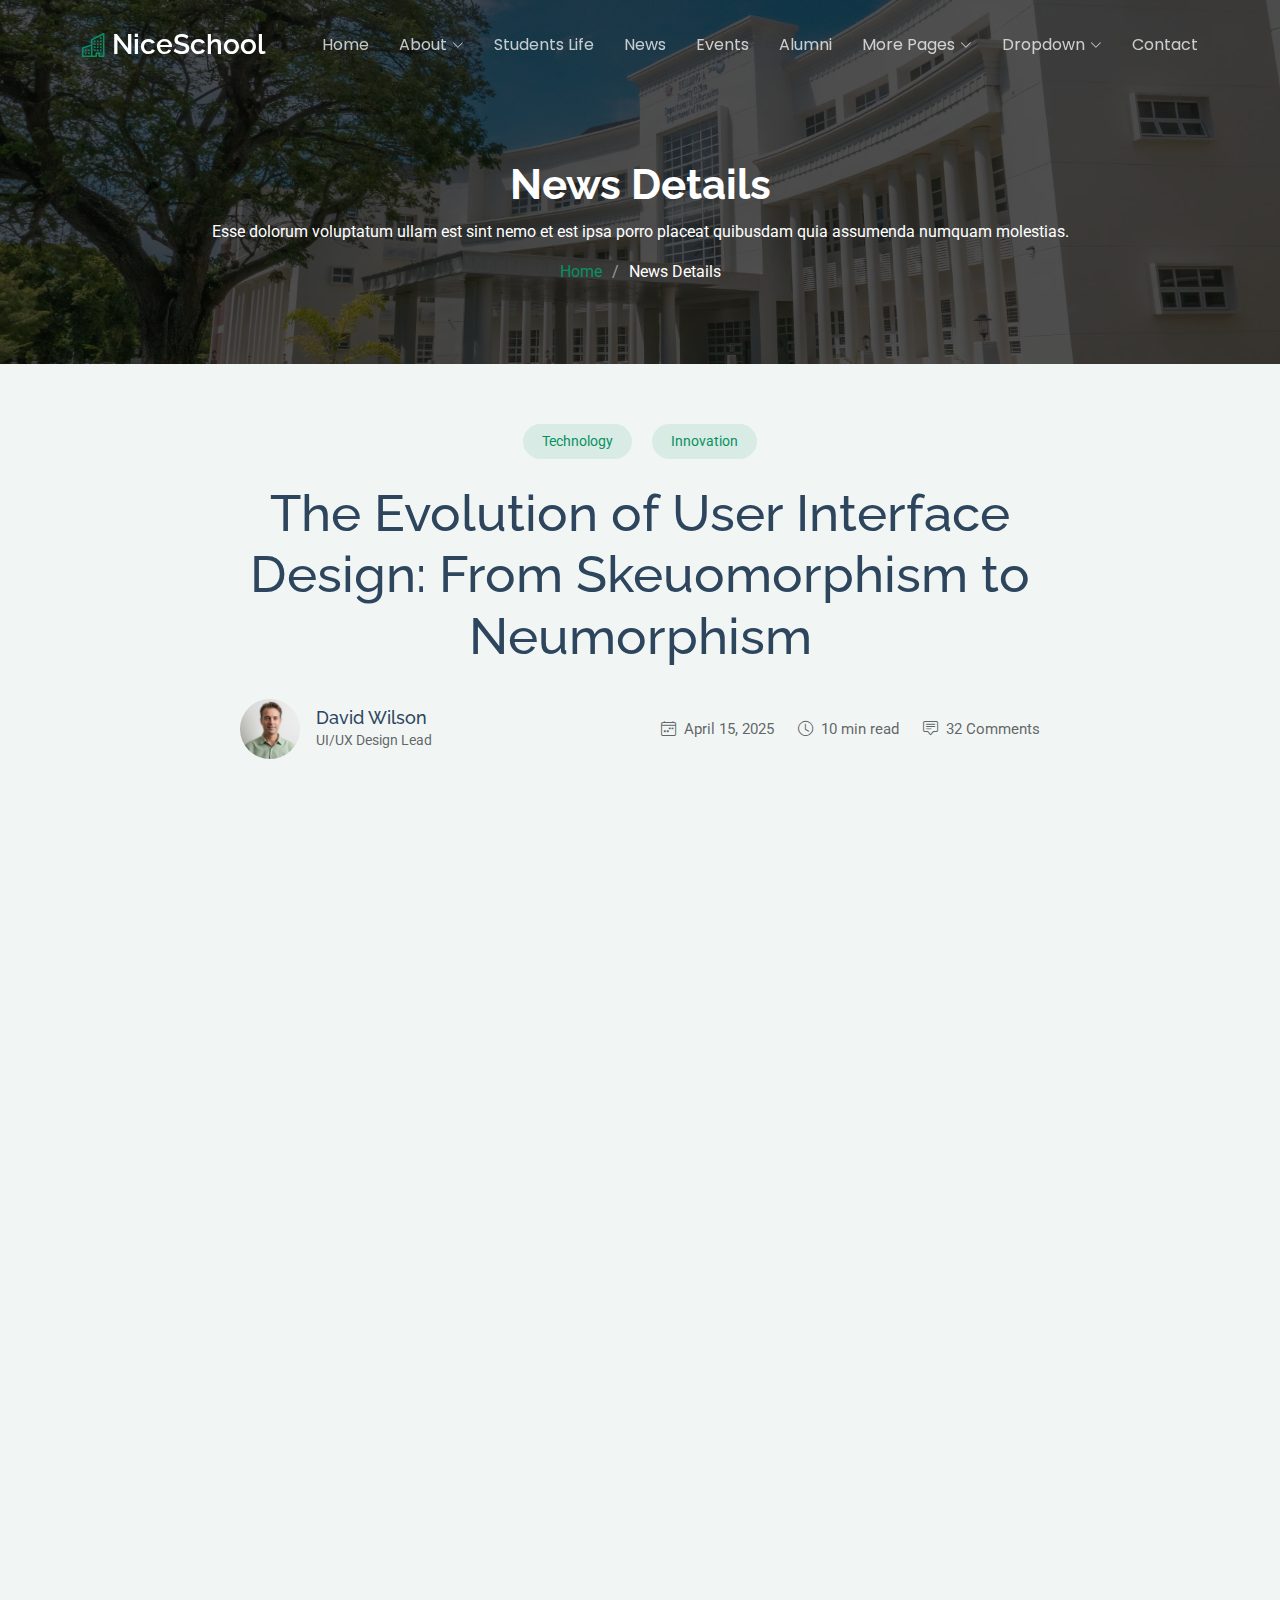
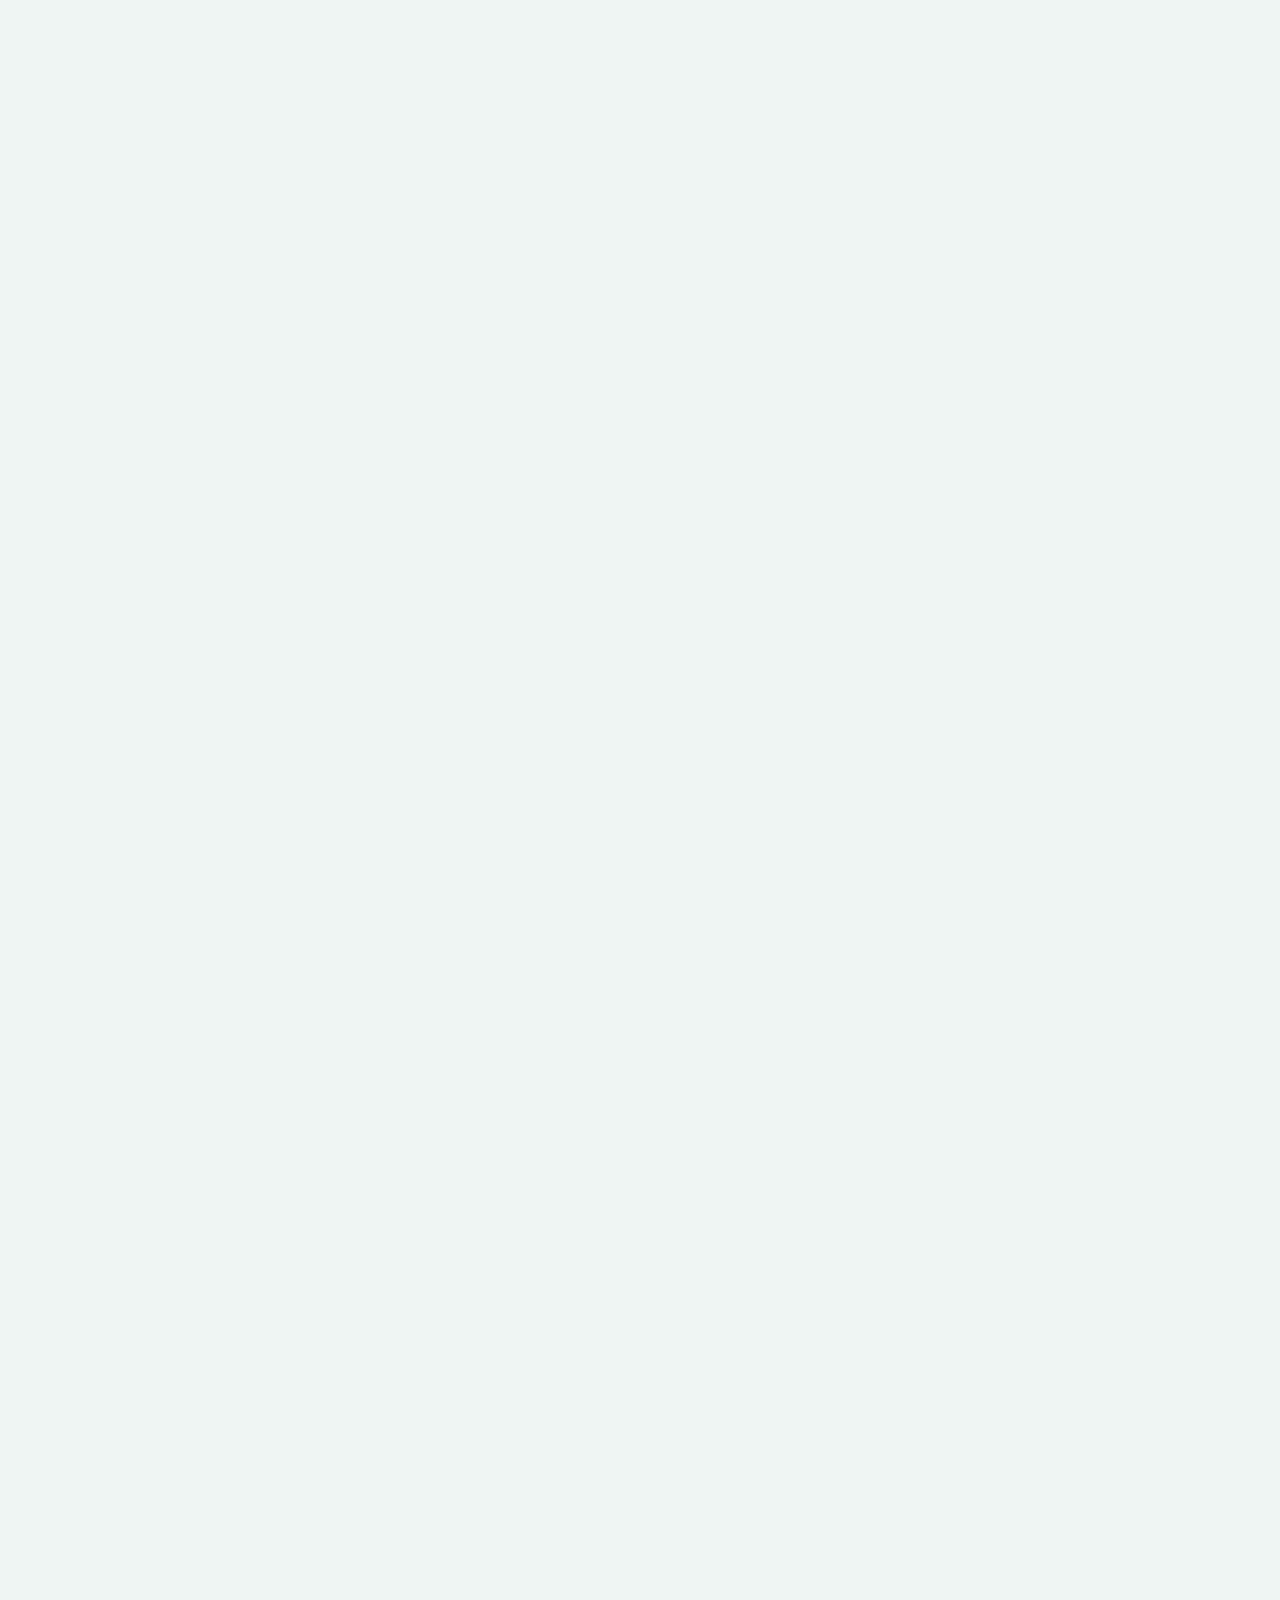
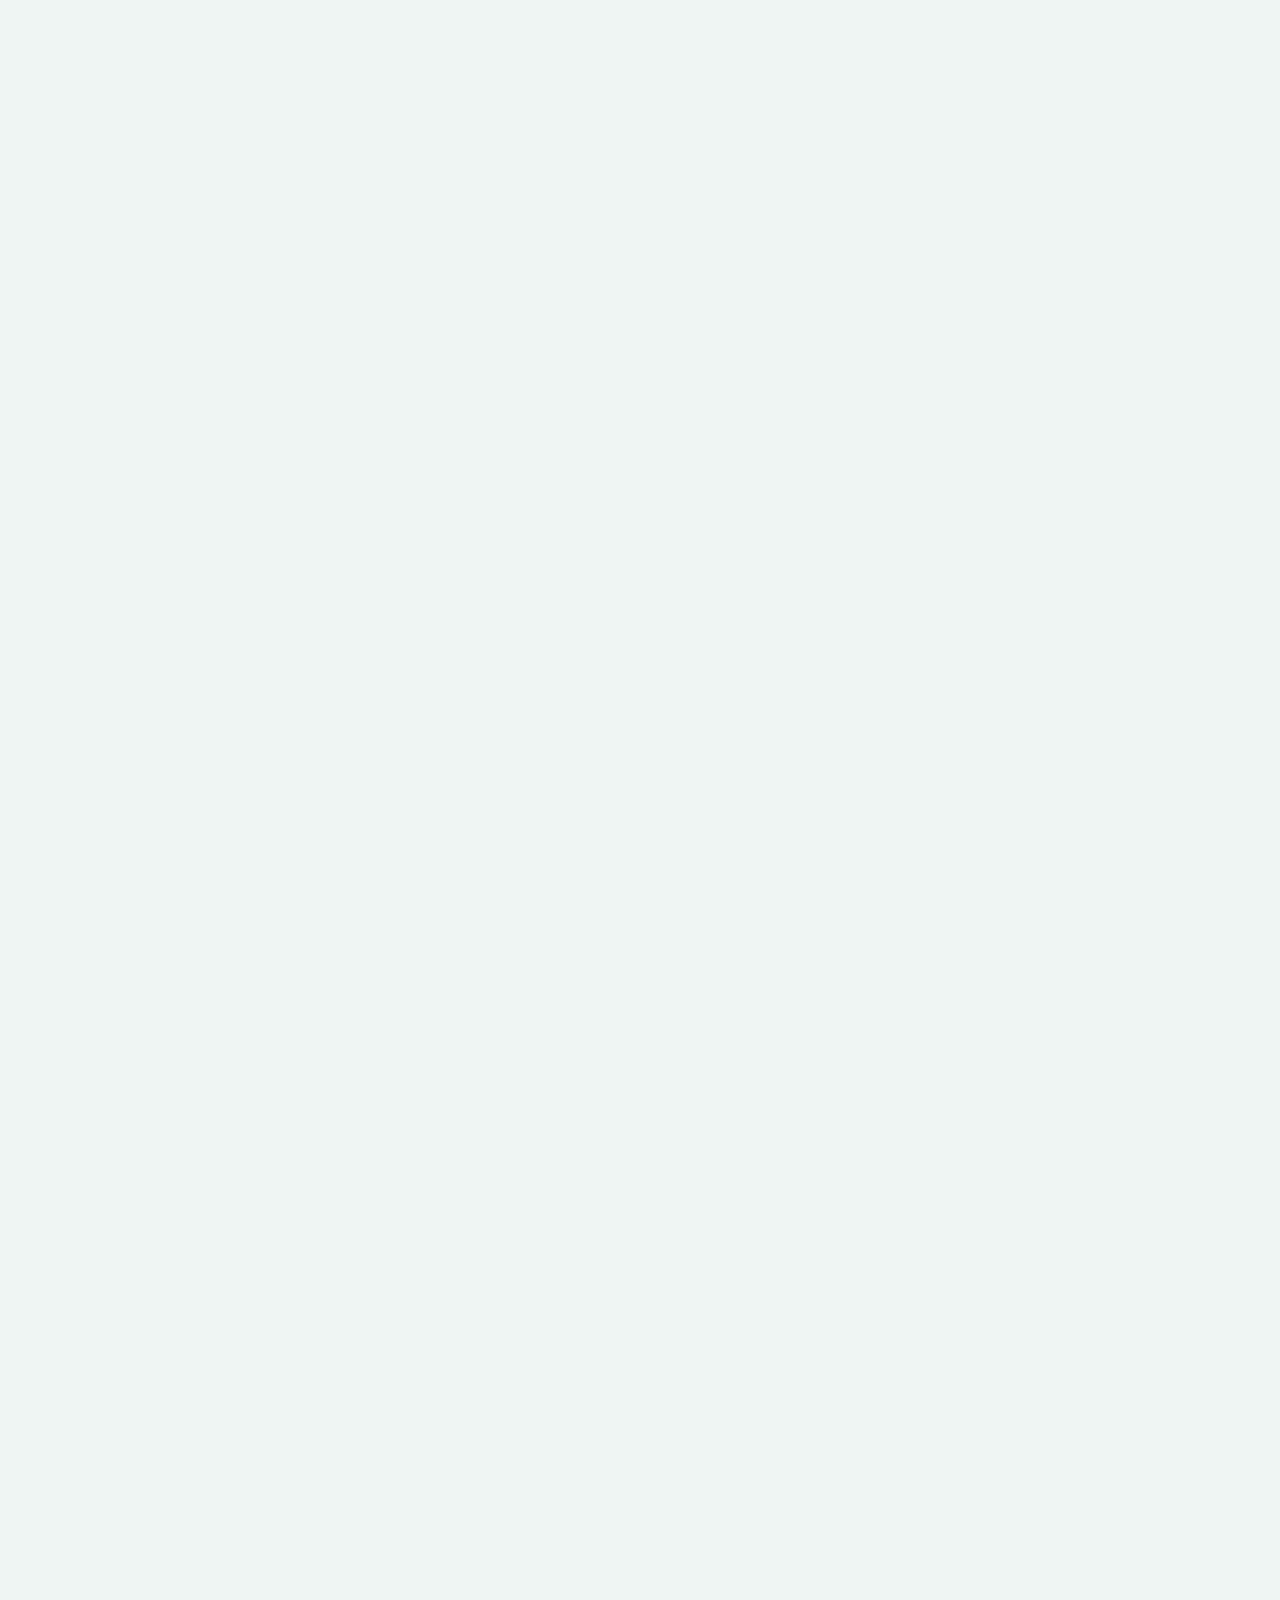
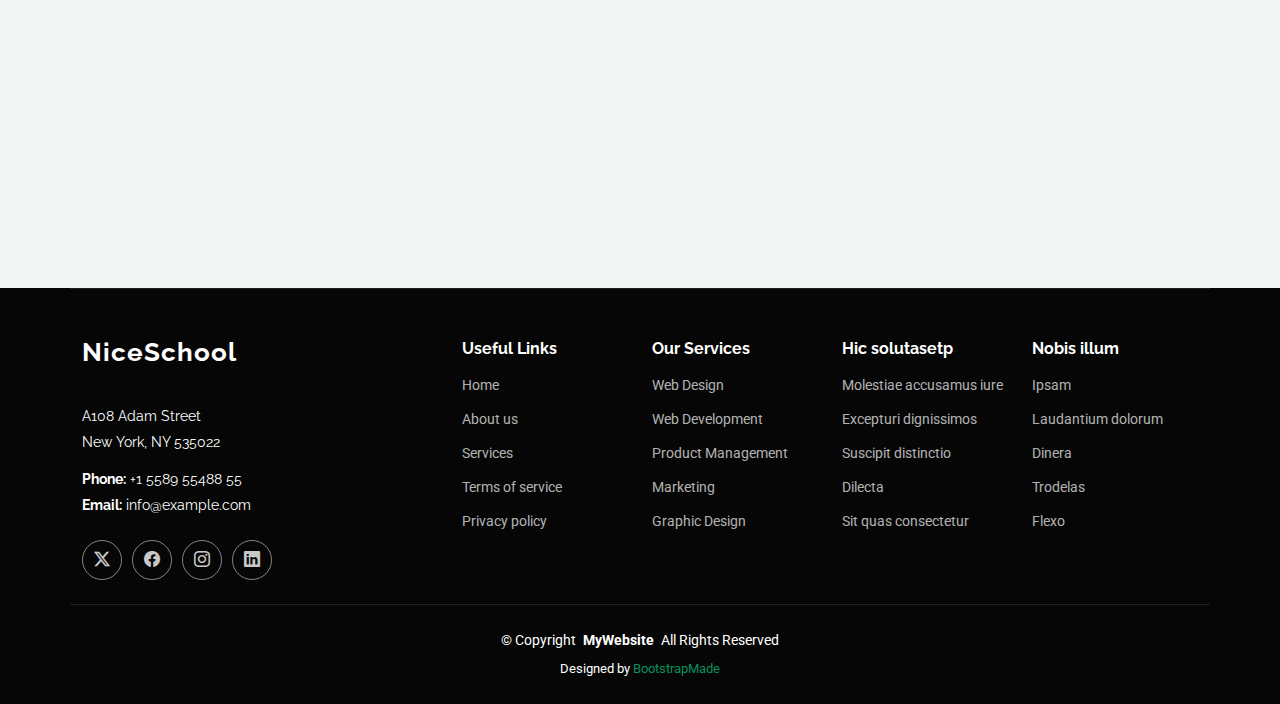
<file: client/news-details.html>
<!DOCTYPE html>
<html lang="en">

<head>
  <meta charset="utf-8">
  <meta content="width=device-width, initial-scale=1.0" name="viewport">
  <title>News Details - NiceSchool Bootstrap Template</title>
  <meta name="description" content="">
  <meta name="keywords" content="">

  <!-- Favicons -->
  <link href="assets/img/favicon.png" rel="icon">
  <link href="assets/img/apple-touch-icon.png" rel="apple-touch-icon">

  <!-- Fonts -->
  <link href="https://fonts.googleapis.com" rel="preconnect">
  <link href="https://fonts.gstatic.com" rel="preconnect" crossorigin>
  <link href="https://fonts.googleapis.com/css2?family=Roboto:ital,wght@0,100;0,300;0,400;0,500;0,700;0,900;1,100;1,300;1,400;1,500;1,700;1,900&family=Poppins:ital,wght@0,100;0,200;0,300;0,400;0,500;0,600;0,700;0,800;0,900;1,100;1,200;1,300;1,400;1,500;1,600;1,700;1,800;1,900&family=Raleway:ital,wght@0,100;0,200;0,300;0,400;0,500;0,600;0,700;0,800;0,900;1,100;1,200;1,300;1,400;1,500;1,600;1,700;1,800;1,900&display=swap" rel="stylesheet">

  <!-- Vendor CSS Files -->
  <link href="assets/vendor/bootstrap/css/bootstrap.min.css" rel="stylesheet">
  <link href="assets/vendor/bootstrap-icons/bootstrap-icons.css" rel="stylesheet">
  <link href="assets/vendor/aos/aos.css" rel="stylesheet">
  <link href="assets/vendor/swiper/swiper-bundle.min.css" rel="stylesheet">
  <link href="assets/vendor/glightbox/css/glightbox.min.css" rel="stylesheet">

  <!-- Main CSS File -->
  <link href="assets/css/main.css" rel="stylesheet">

  <!-- =======================================================
  * Template Name: NiceSchool
  * Template URL: https://bootstrapmade.com/nice-school-bootstrap-education-template/
  * Updated: May 10 2025 with Bootstrap v5.3.6
  * Author: BootstrapMade.com
  * License: https://bootstrapmade.com/license/
  ======================================================== -->
</head>

<body class="news-details-page">

  <header id="header" class="header d-flex align-items-center fixed-top">
    <div class="container-fluid container-xl position-relative d-flex align-items-center justify-content-between">

      <a href="index.html" class="logo d-flex align-items-center">
        <!-- Uncomment the line below if you also wish to use an image logo -->
        <!-- <img src="assets/img/logo.webp" alt=""> -->
        <i class="bi bi-buildings"></i>
        <h1 class="sitename">NiceSchool</h1>
      </a>

      <nav id="navmenu" class="navmenu">
        <ul>
          <li><a href="index.html">Home</a></li>
          <li class="dropdown"><a href="about.html"><span>About</span> <i class="bi bi-chevron-down toggle-dropdown"></i></a>
            <ul>
              <li><a href="about.html">About Us</a></li>
              <li><a href="admissions.html">Admissions</a></li>
              <li><a href="academics.html">Academics</a></li>
              <li><a href="faculty-staff.html">Faculty &amp; Staff</a></li>
              <li><a href="campus-facilities.html">Campus &amp; Facilities</a></li>
            </ul>
          </li>

          <li><a href="students-life.html">Students Life</a></li>
          <li><a href="news.html">News</a></li>
          <li><a href="events.html">Events</a></li>
          <li><a href="alumni.html">Alumni</a></li>
          <li class="dropdown"><a href="#"><span>More Pages</span> <i class="bi bi-chevron-down toggle-dropdown"></i></a>
            <ul>
              <li><a href="news-details.html" class="active">News Details</a></li>
              <li><a href="event-details.html">Event Details</a></li>
              <li><a href="privacy.html">Privacy</a></li>
              <li><a href="terms-of-service.html">Terms of Service</a></li>
              <li><a href="404.html">Error 404</a></li>
              <li><a href="starter-page.html">Starter Page</a></li>
            </ul>
          </li>

          <li class="dropdown"><a href="#"><span>Dropdown</span> <i class="bi bi-chevron-down toggle-dropdown"></i></a>
            <ul>
              <li><a href="#">Dropdown 1</a></li>
              <li class="dropdown"><a href="#"><span>Deep Dropdown</span> <i class="bi bi-chevron-down toggle-dropdown"></i></a>
                <ul>
                  <li><a href="#">Deep Dropdown 1</a></li>
                  <li><a href="#">Deep Dropdown 2</a></li>
                  <li><a href="#">Deep Dropdown 3</a></li>
                  <li><a href="#">Deep Dropdown 4</a></li>
                  <li><a href="#">Deep Dropdown 5</a></li>
                </ul>
              </li>
              <li><a href="#">Dropdown 2</a></li>
              <li><a href="#">Dropdown 3</a></li>
              <li><a href="#">Dropdown 4</a></li>
            </ul>
          </li>
          <li><a href="contact.html">Contact</a></li>
        </ul>
        <i class="mobile-nav-toggle d-xl-none bi bi-list"></i>
      </nav>

    </div>
  </header>

  <main class="main">

    <!-- Page Title -->
    <div class="page-title dark-background" style="background-image: url(assets/img/education/showcase-1.webp);">
      <div class="container position-relative">
        <h1>News Details</h1>
        <p>Esse dolorum voluptatum ullam est sint nemo et est ipsa porro placeat quibusdam quia assumenda numquam molestias.</p>
        <nav class="breadcrumbs">
          <ol>
            <li><a href="index.html">Home</a></li>
            <li class="current">News Details</li>
          </ol>
        </nav>
      </div>
    </div><!-- End Page Title -->

    <!-- Blog Details Section -->
    <section id="blog-details" class="blog-details section">
      <div class="container" data-aos="fade-up">

        <article class="article">
          <div class="article-header">
            <div class="meta-categories" data-aos="fade-up">
              <a href="#" class="category">Technology</a>
              <a href="#" class="category">Innovation</a>
            </div>

            <h1 class="title" data-aos="fade-up" data-aos-delay="100">The Evolution of User Interface Design: From Skeuomorphism to Neumorphism</h1>

            <div class="article-meta" data-aos="fade-up" data-aos-delay="200">
              <div class="author">
                <img src="assets/img/person/person-m-6.webp" alt="Author" class="author-img">
                <div class="author-info">
                  <h4>David Wilson</h4>
                  <span>UI/UX Design Lead</span>
                </div>
              </div>
              <div class="post-info">
                <span><i class="bi bi-calendar4-week"></i> April 15, 2025</span>
                <span><i class="bi bi-clock"></i> 10 min read</span>
                <span><i class="bi bi-chat-square-text"></i> 32 Comments</span>
              </div>
            </div>
          </div>

          <div class="article-featured-image" data-aos="zoom-in">
            <img src="assets/img/blog/blog-hero-1.webp" alt="UI Design Evolution" class="img-fluid">
          </div>

          <div class="article-wrapper">
            <aside class="table-of-contents" data-aos="fade-left">
              <h3>Table of Contents</h3>
              <nav>
                <ul>
                  <li><a href="#introduction" class="active">Introduction</a></li>
                  <li><a href="#skeuomorphism">The Skeuomorphic Era</a></li>
                  <li><a href="#flat-design">Flat Design Revolution</a></li>
                  <li><a href="#material-design">Material Design</a></li>
                  <li><a href="#neumorphism">Rise of Neumorphism</a></li>
                  <li><a href="#future">Future Trends</a></li>
                </ul>
              </nav>
            </aside>

            <div class="article-content">
              <div class="content-section" id="introduction" data-aos="fade-up">
                <p class="lead">
                  The journey of user interface design has been marked by significant shifts in aesthetic approaches, each era bringing its own unique perspective on how digital interfaces should look and feel.
                </p>

                <p>
                  From the early days of graphical user interfaces to today's sophisticated design systems, the evolution of UI design reflects not just technological advancement, but also changing user expectations and cultural shifts in how we interact with digital products.
                </p>

                <div class="highlight-quote">
                  <blockquote>
                    <p>Design is not just what it looks like and feels like. Design is how it works.</p>
                    <cite>Steve Jobs</cite>
                  </blockquote>
                </div>
              </div>

              <div class="content-section" id="skeuomorphism" data-aos="fade-up">
                <h2>The Skeuomorphic Era</h2>
                <div class="image-with-caption right">
                  <img src="assets/img/blog/blog-hero-2.webp" alt="Skeuomorphic Design Example" class="img-fluid" loading="lazy">
                  <figcaption>Early iOS design showcasing skeuomorphic elements</figcaption>
                </div>
                <p>
                  Skeuomorphic design dominated the early years of digital interfaces, attempting to mirror real-world objects in digital form. This approach helped users transition from physical to digital interactions through familiar visual metaphors.
                </p>

                <div class="feature-points">
                  <div class="point">
                    <i class="bi bi-layers"></i>
                    <div>
                      <h4>Realistic Textures</h4>
                      <p>Detailed representations of materials like leather, metal, and paper</p>
                    </div>
                  </div>
                  <div class="point">
                    <i class="bi bi-lightbulb"></i>
                    <div>
                      <h4>Familiar Metaphors</h4>
                      <p>Digital elements mimicking their physical counterparts</p>
                    </div>
                  </div>
                </div>
              </div>

              <div class="content-section" id="flat-design" data-aos="fade-up">
                <h2>The Flat Design Revolution</h2>
                <p>
                  As users became more comfortable with digital interfaces, design began moving towards simplification. Flat design emerged as a reaction to the ornate details of skeuomorphism, emphasizing clarity and efficiency.
                </p>

                <div class="comparison-grid">
                  <div class="row g-4">
                    <div class="col-md-6">
                      <div class="comparison-card">
                        <div class="icon"><i class="bi bi-check-circle"></i></div>
                        <h4>Advantages</h4>
                        <ul>
                          <li>Improved loading times</li>
                          <li>Better scalability</li>
                          <li>Cleaner visual hierarchy</li>
                        </ul>
                      </div>
                    </div>
                    <div class="col-md-6">
                      <div class="comparison-card">
                        <div class="icon"><i class="bi bi-exclamation-circle"></i></div>
                        <h4>Challenges</h4>
                        <ul>
                          <li>Reduced visual cues</li>
                          <li>Potential usability issues</li>
                          <li>Limited depth perception</li>
                        </ul>
                      </div>
                    </div>
                  </div>
                </div>
              </div>

              <div class="content-section" id="material-design" data-aos="fade-up">
                <h2>Material Design: Finding Balance</h2>
                <p>
                  Google's Material Design emerged as a comprehensive design system that combined the simplicity of flat design with subtle depth cues, creating a more intuitive user experience while maintaining modern aesthetics.
                </p>

                <div class="key-principles">
                  <div class="principle">
                    <span class="number">01</span>
                    <h4>Physical Properties</h4>
                    <p>Surfaces and edges provide meaningful interaction cues</p>
                  </div>
                  <div class="principle">
                    <span class="number">02</span>
                    <h4>Bold Graphics</h4>
                    <p>Deliberate color choices and intentional white space</p>
                  </div>
                  <div class="principle">
                    <span class="number">03</span>
                    <h4>Meaningful Motion</h4>
                    <p>Animation informs and reinforces user actions</p>
                  </div>
                </div>
              </div>

              <div class="content-section" id="neumorphism" data-aos="fade-up">
                <h2>The Rise of Neumorphism</h2>
                <p>
                  Neumorphism represents the latest evolution in UI design, combining aspects of skeuomorphism with modern minimal aesthetics. This style creates soft, extruded surfaces that appear to emerge from the background.
                </p>

                <div class="info-box">
                  <div class="icon">
                    <i class="bi bi-info-circle"></i>
                  </div>
                  <div class="content">
                    <h4>Key Characteristics</h4>
                    <p>Neumorphic design relies on subtle shadow work to create the illusion of elements either protruding from or being pressed into their background surface.</p>
                  </div>
                </div>
              </div>

              <div class="content-section" id="future" data-aos="fade-up">
                <h2>Looking to the Future</h2>
                <p>
                  As we look ahead, UI design continues to evolve with new technologies and user expectations. The future may bring more personalized, adaptive interfaces that respond to individual user preferences and contexts.
                </p>

                <div class="future-trends">
                  <div class="trend">
                    <i class="bi bi-phone"></i>
                    <h4>Adaptive Interfaces</h4>
                    <p>Interfaces that automatically adjust based on user behavior and preferences</p>
                  </div>
                  <div class="trend">
                    <i class="bi bi-eye"></i>
                    <h4>Immersive Experiences</h4>
                    <p>Integration of AR and VR elements in everyday interfaces</p>
                  </div>
                  <div class="trend">
                    <i class="bi bi-hand-index"></i>
                    <h4>Gesture Controls</h4>
                    <p>Advanced motion and gesture-based interactions</p>
                  </div>
                </div>
              </div>
            </div>
          </div>

          <div class="article-footer" data-aos="fade-up">
            <div class="share-article">
              <h4>Share this article</h4>
              <div class="share-buttons">
                <a href="#" class="share-button twitter">
                  <i class="bi bi-twitter-x"></i>
                  <span>Share on X</span>
                </a>
                <a href="#" class="share-button facebook">
                  <i class="bi bi-facebook"></i>
                  <span>Share on Facebook</span>
                </a>
                <a href="#" class="share-button linkedin">
                  <i class="bi bi-linkedin"></i>
                  <span>Share on LinkedIn</span>
                </a>
              </div>
            </div>

            <div class="article-tags">
              <h4>Related Topics</h4>
              <div class="tags">
                <a href="#" class="tag">UI Design</a>
                <a href="#" class="tag">User Experience</a>
                <a href="#" class="tag">Design Trends</a>
                <a href="#" class="tag">Innovation</a>
                <a href="#" class="tag">Technology</a>
              </div>
            </div>
          </div>

        </article>

      </div>
    </section><!-- /Blog Details Section -->

  </main>

  <footer id="footer" class="footer position-relative dark-background">

    <div class="container footer-top">
      <div class="row gy-4">
        <div class="col-lg-4 col-md-6 footer-about">
          <a href="index.html" class="logo d-flex align-items-center">
            <span class="sitename">NiceSchool</span>
          </a>
          <div class="footer-contact pt-3">
            <p>A108 Adam Street</p>
            <p>New York, NY 535022</p>
            <p class="mt-3"><strong>Phone:</strong> <span>+1 5589 55488 55</span></p>
            <p><strong>Email:</strong> <span>info@example.com</span></p>
          </div>
          <div class="social-links d-flex mt-4">
            <a href=""><i class="bi bi-twitter-x"></i></a>
            <a href=""><i class="bi bi-facebook"></i></a>
            <a href=""><i class="bi bi-instagram"></i></a>
            <a href=""><i class="bi bi-linkedin"></i></a>
          </div>
        </div>

        <div class="col-lg-2 col-md-3 footer-links">
          <h4>Useful Links</h4>
          <ul>
            <li><a href="#">Home</a></li>
            <li><a href="#">About us</a></li>
            <li><a href="#">Services</a></li>
            <li><a href="#">Terms of service</a></li>
            <li><a href="#">Privacy policy</a></li>
          </ul>
        </div>

        <div class="col-lg-2 col-md-3 footer-links">
          <h4>Our Services</h4>
          <ul>
            <li><a href="#">Web Design</a></li>
            <li><a href="#">Web Development</a></li>
            <li><a href="#">Product Management</a></li>
            <li><a href="#">Marketing</a></li>
            <li><a href="#">Graphic Design</a></li>
          </ul>
        </div>

        <div class="col-lg-2 col-md-3 footer-links">
          <h4>Hic solutasetp</h4>
          <ul>
            <li><a href="#">Molestiae accusamus iure</a></li>
            <li><a href="#">Excepturi dignissimos</a></li>
            <li><a href="#">Suscipit distinctio</a></li>
            <li><a href="#">Dilecta</a></li>
            <li><a href="#">Sit quas consectetur</a></li>
          </ul>
        </div>

        <div class="col-lg-2 col-md-3 footer-links">
          <h4>Nobis illum</h4>
          <ul>
            <li><a href="#">Ipsam</a></li>
            <li><a href="#">Laudantium dolorum</a></li>
            <li><a href="#">Dinera</a></li>
            <li><a href="#">Trodelas</a></li>
            <li><a href="#">Flexo</a></li>
          </ul>
        </div>

      </div>
    </div>

    <div class="container copyright text-center mt-4">
      <p>© <span>Copyright</span> <strong class="px-1 sitename">MyWebsite</strong> <span>All Rights Reserved</span></p>
      <div class="credits">
        <!-- All the links in the footer should remain intact. -->
        <!-- You can delete the links only if you've purchased the pro version. -->
        <!-- Licensing information: https://bootstrapmade.com/license/ -->
        <!-- Purchase the pro version with working PHP/AJAX contact form: [buy-url] -->
        Designed by <a href="https://bootstrapmade.com/">BootstrapMade</a>
      </div>
    </div>

  </footer>

  <!-- Scroll Top -->
  <a href="#" id="scroll-top" class="scroll-top d-flex align-items-center justify-content-center"><i class="bi bi-arrow-up-short"></i></a>

  <!-- Preloader -->
  <div id="preloader"></div>

  <!-- Vendor JS Files -->
  <script src="assets/vendor/bootstrap/js/bootstrap.bundle.min.js"></script>
  <script src="assets/vendor/php-email-form/validate.js"></script>
  <script src="assets/vendor/aos/aos.js"></script>
  <script src="assets/vendor/purecounter/purecounter_vanilla.js"></script>
  <script src="assets/vendor/imagesloaded/imagesloaded.pkgd.min.js"></script>
  <script src="assets/vendor/isotope-layout/isotope.pkgd.min.js"></script>
  <script src="assets/vendor/swiper/swiper-bundle.min.js"></script>
  <script src="assets/vendor/glightbox/js/glightbox.min.js"></script>

  <!-- Main JS File -->
  <script src="assets/js/main.js"></script>

</body>

</html>
</file>
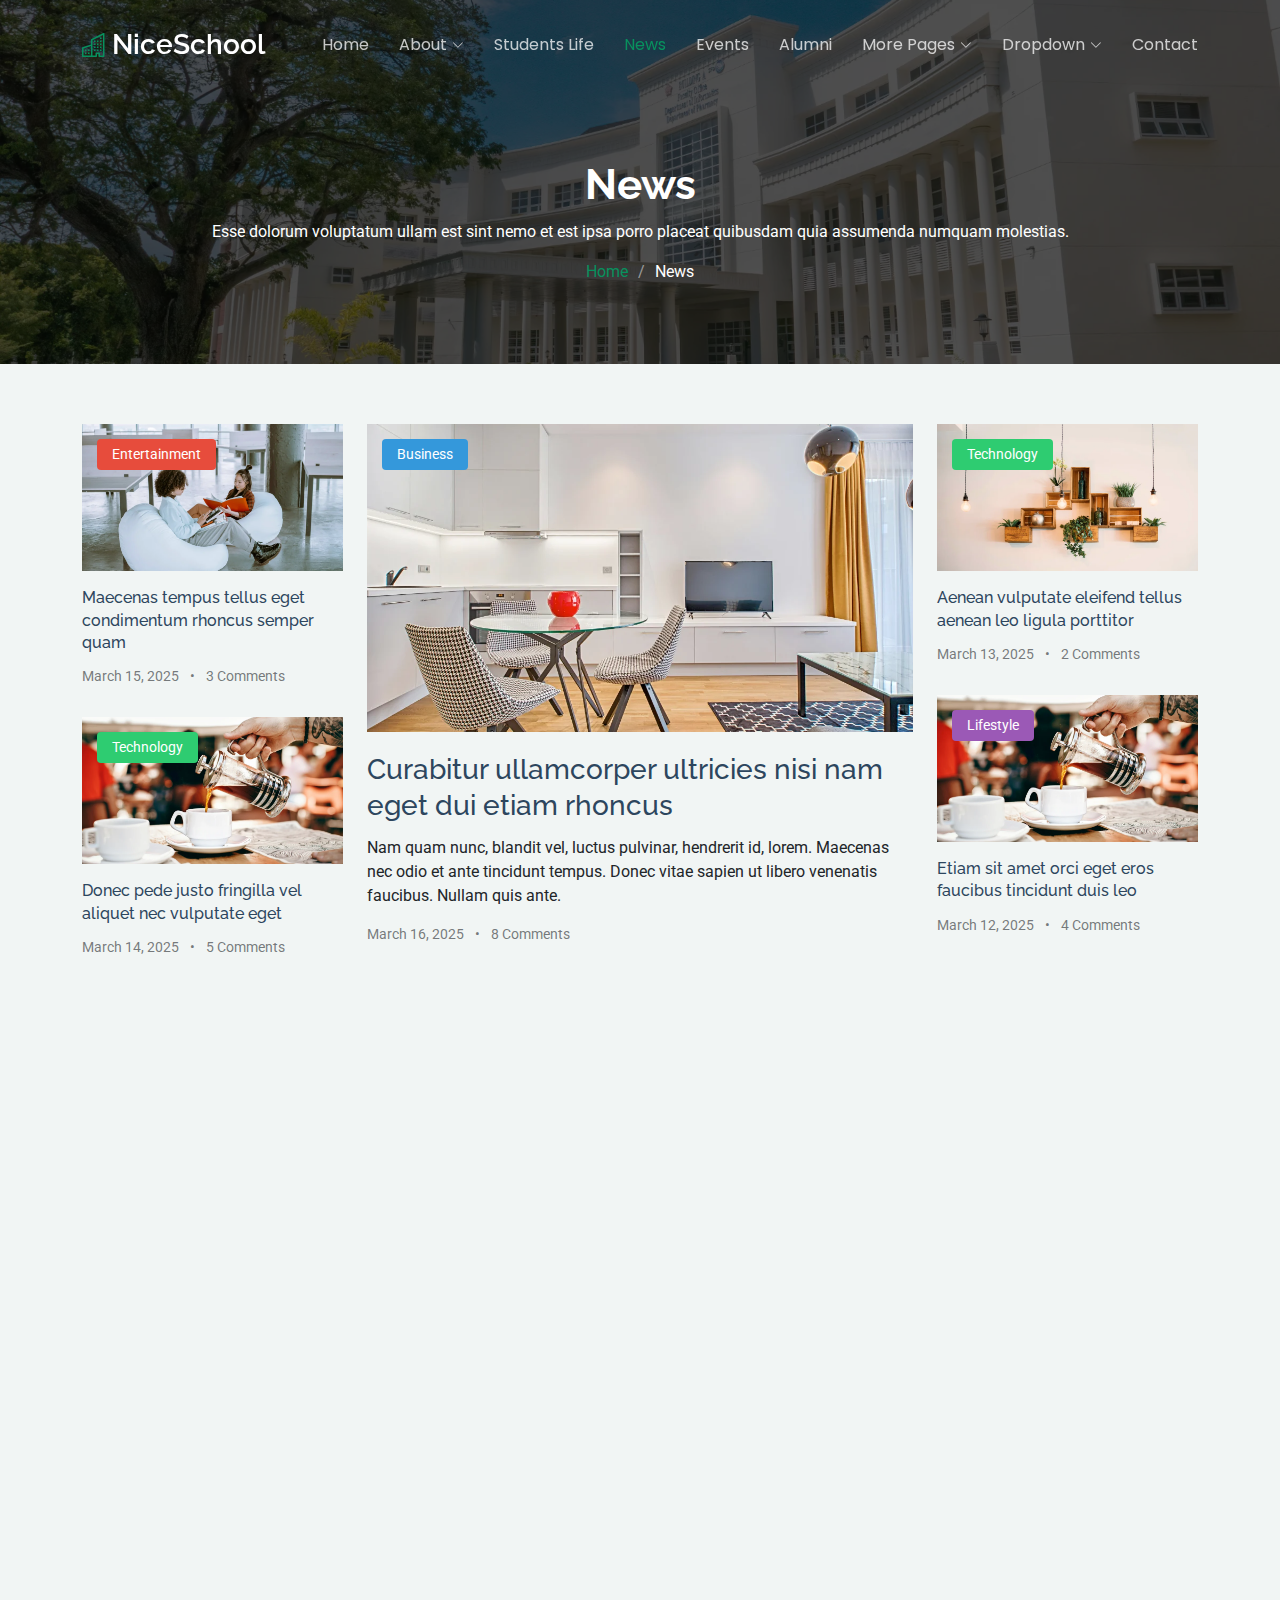
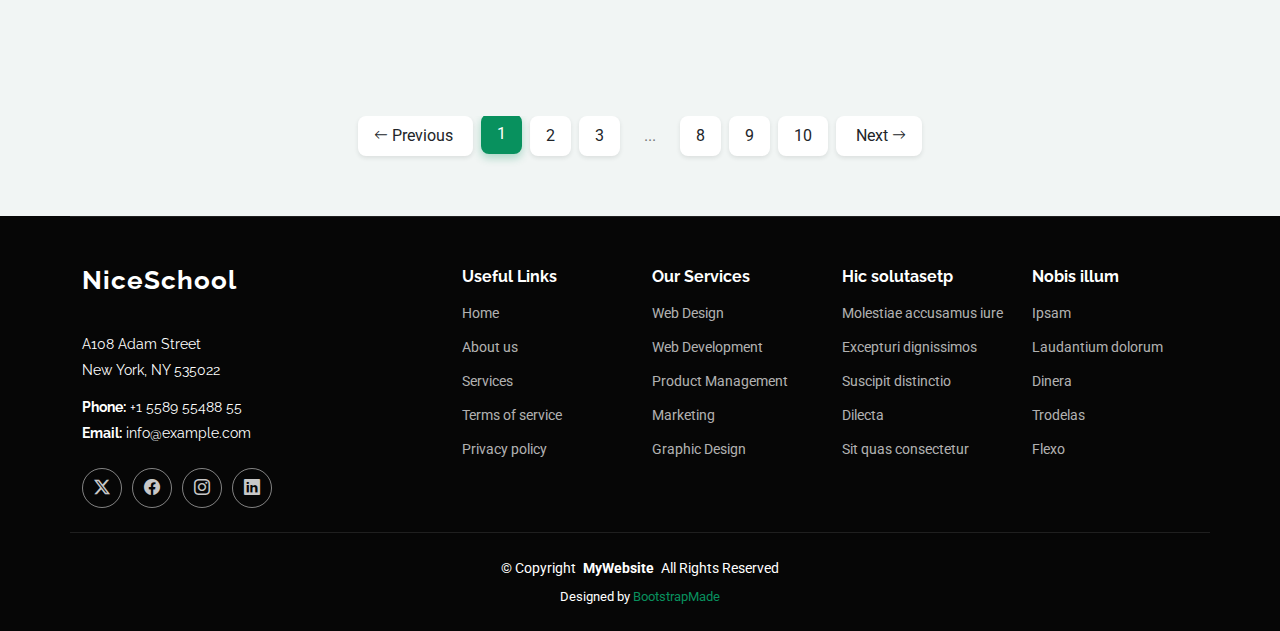
<file: client/news.html>
<!DOCTYPE html>
<html lang="en">

<head>
  <meta charset="utf-8">
  <meta content="width=device-width, initial-scale=1.0" name="viewport">
  <title>News - NiceSchool Bootstrap Template</title>
  <meta name="description" content="">
  <meta name="keywords" content="">

  <!-- Favicons -->
  <link href="assets/img/favicon.png" rel="icon">
  <link href="assets/img/apple-touch-icon.png" rel="apple-touch-icon">

  <!-- Fonts -->
  <link href="https://fonts.googleapis.com" rel="preconnect">
  <link href="https://fonts.gstatic.com" rel="preconnect" crossorigin>
  <link href="https://fonts.googleapis.com/css2?family=Roboto:ital,wght@0,100;0,300;0,400;0,500;0,700;0,900;1,100;1,300;1,400;1,500;1,700;1,900&family=Poppins:ital,wght@0,100;0,200;0,300;0,400;0,500;0,600;0,700;0,800;0,900;1,100;1,200;1,300;1,400;1,500;1,600;1,700;1,800;1,900&family=Raleway:ital,wght@0,100;0,200;0,300;0,400;0,500;0,600;0,700;0,800;0,900;1,100;1,200;1,300;1,400;1,500;1,600;1,700;1,800;1,900&display=swap" rel="stylesheet">

  <!-- Vendor CSS Files -->
  <link href="assets/vendor/bootstrap/css/bootstrap.min.css" rel="stylesheet">
  <link href="assets/vendor/bootstrap-icons/bootstrap-icons.css" rel="stylesheet">
  <link href="assets/vendor/aos/aos.css" rel="stylesheet">
  <link href="assets/vendor/swiper/swiper-bundle.min.css" rel="stylesheet">
  <link href="assets/vendor/glightbox/css/glightbox.min.css" rel="stylesheet">

  <!-- Main CSS File -->
  <link href="assets/css/main.css" rel="stylesheet">

  <!-- =======================================================
  * Template Name: NiceSchool
  * Template URL: https://bootstrapmade.com/nice-school-bootstrap-education-template/
  * Updated: May 10 2025 with Bootstrap v5.3.6
  * Author: BootstrapMade.com
  * License: https://bootstrapmade.com/license/
  ======================================================== -->
</head>

<body class="news-page">

  <header id="header" class="header d-flex align-items-center fixed-top">
    <div class="container-fluid container-xl position-relative d-flex align-items-center justify-content-between">

      <a href="index.html" class="logo d-flex align-items-center">
        <!-- Uncomment the line below if you also wish to use an image logo -->
        <!-- <img src="assets/img/logo.webp" alt=""> -->
        <i class="bi bi-buildings"></i>
        <h1 class="sitename">NiceSchool</h1>
      </a>

      <nav id="navmenu" class="navmenu">
        <ul>
          <li><a href="index.html">Home</a></li>
          <li class="dropdown"><a href="about.html"><span>About</span> <i class="bi bi-chevron-down toggle-dropdown"></i></a>
            <ul>
              <li><a href="about.html">About Us</a></li>
              <li><a href="admissions.html">Admissions</a></li>
              <li><a href="academics.html">Academics</a></li>
              <li><a href="faculty-staff.html">Faculty &amp; Staff</a></li>
              <li><a href="campus-facilities.html">Campus &amp; Facilities</a></li>
            </ul>
          </li>

          <li><a href="students-life.html">Students Life</a></li>
          <li><a href="news.html" class="active">News</a></li>
          <li><a href="events.html">Events</a></li>
          <li><a href="alumni.html">Alumni</a></li>
          <li class="dropdown"><a href="#"><span>More Pages</span> <i class="bi bi-chevron-down toggle-dropdown"></i></a>
            <ul>
              <li><a href="news-details.html">News Details</a></li>
              <li><a href="event-details.html">Event Details</a></li>
              <li><a href="privacy.html">Privacy</a></li>
              <li><a href="terms-of-service.html">Terms of Service</a></li>
              <li><a href="404.html">Error 404</a></li>
              <li><a href="starter-page.html">Starter Page</a></li>
            </ul>
          </li>

          <li class="dropdown"><a href="#"><span>Dropdown</span> <i class="bi bi-chevron-down toggle-dropdown"></i></a>
            <ul>
              <li><a href="#">Dropdown 1</a></li>
              <li class="dropdown"><a href="#"><span>Deep Dropdown</span> <i class="bi bi-chevron-down toggle-dropdown"></i></a>
                <ul>
                  <li><a href="#">Deep Dropdown 1</a></li>
                  <li><a href="#">Deep Dropdown 2</a></li>
                  <li><a href="#">Deep Dropdown 3</a></li>
                  <li><a href="#">Deep Dropdown 4</a></li>
                  <li><a href="#">Deep Dropdown 5</a></li>
                </ul>
              </li>
              <li><a href="#">Dropdown 2</a></li>
              <li><a href="#">Dropdown 3</a></li>
              <li><a href="#">Dropdown 4</a></li>
            </ul>
          </li>
          <li><a href="contact.html">Contact</a></li>
        </ul>
        <i class="mobile-nav-toggle d-xl-none bi bi-list"></i>
      </nav>

    </div>
  </header>

  <main class="main">

    <!-- Page Title -->
    <div class="page-title dark-background" style="background-image: url(assets/img/education/showcase-1.webp);">
      <div class="container position-relative">
        <h1>News</h1>
        <p>Esse dolorum voluptatum ullam est sint nemo et est ipsa porro placeat quibusdam quia assumenda numquam molestias.</p>
        <nav class="breadcrumbs">
          <ol>
            <li><a href="index.html">Home</a></li>
            <li class="current">News</li>
          </ol>
        </nav>
      </div>
    </div><!-- End Page Title -->

    <!-- News Hero Section -->
    <section id="news-hero" class="news-hero section">

      <div class="container" data-aos="fade-up">

        <div class="row g-4">
          <!-- Left Side Posts -->
          <div class="col-lg-3">
            <div class="side-posts">
              <!-- Side Post 1 -->
              <article class="post-item side-post" data-aos="fade-right" data-aos-delay="100">
                <div class="post-img">
                  <img src="assets/img/blog/blog-post-3.webp" alt="Post Image" class="img-fluid" loading="lazy">
                  <span class="category entertainment">Entertainment</span>
                </div>
                <div class="post-content">
                  <h3 class="post-title">
                    <a href="#">Maecenas tempus tellus eget condimentum rhoncus semper quam</a>
                  </h3>
                  <div class="post-meta">
                    <span>March 15, 2025</span>
                    <span class="dot">•</span>
                    <span>3 Comments</span>
                  </div>
                </div>
              </article>

              <!-- Side Post 2 -->
              <article class="post-item side-post" data-aos="fade-right" data-aos-delay="200">
                <div class="post-img">
                  <img src="assets/img/blog/blog-post-9.webp" alt="Post Image" class="img-fluid" loading="lazy">
                  <span class="category technology">Technology</span>
                </div>
                <div class="post-content">
                  <h3 class="post-title">
                    <a href="#">Donec pede justo fringilla vel aliquet nec vulputate eget</a>
                  </h3>
                  <div class="post-meta">
                    <span>March 14, 2025</span>
                    <span class="dot">•</span>
                    <span>5 Comments</span>
                  </div>
                </div>
              </article>
            </div>
          </div>

          <!-- Main Post -->
          <div class="col-lg-6">
            <article class="post-item main-post" data-aos="fade-up">
              <div class="post-img">
                <img src="assets/img/blog/blog-post-7.webp" alt="Post Image" class="img-fluid">
                <span class="category business">Business</span>
              </div>
              <div class="post-content">
                <h2 class="post-title">
                  <a href="#">Curabitur ullamcorper ultricies nisi nam eget dui etiam rhoncus</a>
                </h2>
                <p class="post-excerpt">
                  Nam quam nunc, blandit vel, luctus pulvinar, hendrerit id, lorem. Maecenas nec odio et ante tincidunt tempus. Donec vitae sapien ut libero venenatis faucibus. Nullam quis ante.
                </p>
                <div class="post-meta">
                  <span>March 16, 2025</span>
                  <span class="dot">•</span>
                  <span>8 Comments</span>
                </div>
              </div>
            </article>
          </div>

          <!-- Right Side Posts -->
          <div class="col-lg-3">
            <div class="side-posts">
              <!-- Side Post 3 -->
              <article class="post-item side-post" data-aos="fade-left" data-aos-delay="100">
                <div class="post-img">
                  <img src="assets/img/blog/blog-post-6.webp" alt="Post Image" class="img-fluid" loading="lazy">
                  <span class="category technology">Technology</span>
                </div>
                <div class="post-content">
                  <h3 class="post-title">
                    <a href="#">Aenean vulputate eleifend tellus aenean leo ligula porttitor</a>
                  </h3>
                  <div class="post-meta">
                    <span>March 13, 2025</span>
                    <span class="dot">•</span>
                    <span>2 Comments</span>
                  </div>
                </div>
              </article>

              <!-- Side Post 4 -->
              <article class="post-item side-post" data-aos="fade-left" data-aos-delay="200">
                <div class="post-img">
                  <img src="assets/img/blog/blog-post-9.webp" alt="Post Image" class="img-fluid" loading="lazy">
                  <span class="category lifestyle">Lifestyle</span>
                </div>
                <div class="post-content">
                  <h3 class="post-title">
                    <a href="#">Etiam sit amet orci eget eros faucibus tincidunt duis leo</a>
                  </h3>
                  <div class="post-meta">
                    <span>March 12, 2025</span>
                    <span class="dot">•</span>
                    <span>4 Comments</span>
                  </div>
                </div>
              </article>
            </div>
          </div>
        </div>

      </div>

    </section><!-- /News Hero Section -->

    <!-- News Posts Section -->
    <section id="news-posts" class="news-posts section">

      <div class="container" data-aos="fade-up" data-aos-delay="100">
        <div class="row gy-4">

          <div class="col-lg-4">
            <article>

              <div class="post-img position-relative">
                <img src="assets/img/blog/blog-post-1.webp" alt="" class="img-fluid" loading="lazy">
                <div class="post-content">
                  <p class="post-category">Politics</p>
                  <h2 class="title">
                    <a href="blog-details.html">Dolorum optio tempore voluptas dignissimos</a>
                  </h2>
                  <div class="post-meta">
                    <time datetime="2025-01-01">Jan 1, 2025</time>
                    <span class="px-2">•</span>
                    <span>No Comments</span>
                  </div>
                </div>
              </div>

            </article>
          </div><!-- End post list item -->

          <div class="col-lg-4">
            <article>

              <div class="post-img position-relative">
                <img src="assets/img/blog/blog-post-2.webp" alt="" class="img-fluid" loading="lazy">
                <div class="post-content">
                  <p class="post-category">Sports</p>
                  <h2 class="title">
                    <a href="blog-details.html">Nisi magni odit consequatur autem nulla dolorem</a>
                  </h2>
                  <div class="post-meta">
                    <time datetime="2025-06-05">Jun 5, 2025</time>
                    <span class="px-2">•</span>
                    <span>No Comments</span>
                  </div>
                </div>
              </div>

            </article>
          </div><!-- End post list item -->

          <div class="col-lg-4">
            <article>

              <div class="post-img position-relative">
                <img src="assets/img/blog/blog-post-3.webp" alt="" class="img-fluid" loading="lazy">
                <div class="post-content">
                  <p class="post-category">Entertainment</p>
                  <h2 class="title">
                    <a href="blog-details.html">Possimus soluta ut id suscipit ea ut in quo quia et soluta</a>
                  </h2>
                  <div class="post-meta">
                    <time datetime="2025-06-22">Jun 22, 2025</time>
                    <span class="px-2">•</span>
                    <span>No Comments</span>
                  </div>
                </div>
              </div>

            </article>
          </div><!-- End post list item -->

          <div class="col-lg-4">
            <article>

              <div class="post-img position-relative">
                <img src="assets/img/blog/blog-post-4.webp" alt="" class="img-fluid" loading="lazy">
                <div class="post-content">
                  <p class="post-category">Sports</p>
                  <h2 class="title">
                    <a href="blog-details.html">Non rem rerum nam cum quo minus olor distincti</a>
                  </h2>
                  <div class="post-meta">
                    <time datetime="2025-06-30">Jun 30, 2025</time>
                    <span class="px-2">•</span>
                    <span>No Comments</span>
                  </div>
                </div>
              </div>

            </article>
          </div><!-- End post list item -->

          <div class="col-lg-4">
            <article>

              <div class="post-img position-relative">
                <img src="assets/img/blog/blog-post-5.webp" alt="" class="img-fluid" loading="lazy">
                <div class="post-content">
                  <p class="post-category">Politics</p>
                  <h2 class="title">
                    <a href="blog-details.html">Accusamus quaerat aliquam qui debitis facilis consequatur</a>
                  </h2>
                  <div class="post-meta">
                    <time datetime="2025-01-30">Jan 30, 2025</time>
                    <span class="px-2">•</span>
                    <span>No Comments</span>
                  </div>
                </div>
              </div>

            </article>
          </div><!-- End post list item -->

          <div class="col-lg-4">
            <article>

              <div class="post-img position-relative">
                <img src="assets/img/blog/blog-post-6.webp" alt="" class="img-fluid" loading="lazy">
                <div class="post-content">
                  <p class="post-category">Entertainment</p>
                  <h2 class="title">
                    <a href="blog-details.html">Distinctio provident quibusdam numquam aperiam aut</a>
                  </h2>
                  <div class="post-meta">
                    <time datetime="2025-02-14">Feb 14, 2025</time>
                    <span class="px-2">•</span>
                    <span>No Comments</span>
                  </div>
                </div>
              </div>

            </article>
          </div><!-- End post list item -->

        </div>
      </div>

    </section><!-- /News Posts Section -->

    <!-- Pagination 2 Section -->
    <section id="pagination-2" class="pagination-2 section">

      <div class="container">
        <nav class="d-flex justify-content-center" aria-label="Page navigation">
          <ul>
            <li>
              <a href="#" aria-label="Previous page">
                <i class="bi bi-arrow-left"></i>
                <span class="d-none d-sm-inline">Previous</span>
              </a>
            </li>

            <li><a href="#" class="active">1</a></li>
            <li><a href="#">2</a></li>
            <li><a href="#">3</a></li>
            <li class="ellipsis">...</li>
            <li><a href="#">8</a></li>
            <li><a href="#">9</a></li>
            <li><a href="#">10</a></li>

            <li>
              <a href="#" aria-label="Next page">
                <span class="d-none d-sm-inline">Next</span>
                <i class="bi bi-arrow-right"></i>
              </a>
            </li>
          </ul>
        </nav>
      </div>

    </section><!-- /Pagination 2 Section -->

  </main>

  <footer id="footer" class="footer position-relative dark-background">

    <div class="container footer-top">
      <div class="row gy-4">
        <div class="col-lg-4 col-md-6 footer-about">
          <a href="index.html" class="logo d-flex align-items-center">
            <span class="sitename">NiceSchool</span>
          </a>
          <div class="footer-contact pt-3">
            <p>A108 Adam Street</p>
            <p>New York, NY 535022</p>
            <p class="mt-3"><strong>Phone:</strong> <span>+1 5589 55488 55</span></p>
            <p><strong>Email:</strong> <span>info@example.com</span></p>
          </div>
          <div class="social-links d-flex mt-4">
            <a href=""><i class="bi bi-twitter-x"></i></a>
            <a href=""><i class="bi bi-facebook"></i></a>
            <a href=""><i class="bi bi-instagram"></i></a>
            <a href=""><i class="bi bi-linkedin"></i></a>
          </div>
        </div>

        <div class="col-lg-2 col-md-3 footer-links">
          <h4>Useful Links</h4>
          <ul>
            <li><a href="#">Home</a></li>
            <li><a href="#">About us</a></li>
            <li><a href="#">Services</a></li>
            <li><a href="#">Terms of service</a></li>
            <li><a href="#">Privacy policy</a></li>
          </ul>
        </div>

        <div class="col-lg-2 col-md-3 footer-links">
          <h4>Our Services</h4>
          <ul>
            <li><a href="#">Web Design</a></li>
            <li><a href="#">Web Development</a></li>
            <li><a href="#">Product Management</a></li>
            <li><a href="#">Marketing</a></li>
            <li><a href="#">Graphic Design</a></li>
          </ul>
        </div>

        <div class="col-lg-2 col-md-3 footer-links">
          <h4>Hic solutasetp</h4>
          <ul>
            <li><a href="#">Molestiae accusamus iure</a></li>
            <li><a href="#">Excepturi dignissimos</a></li>
            <li><a href="#">Suscipit distinctio</a></li>
            <li><a href="#">Dilecta</a></li>
            <li><a href="#">Sit quas consectetur</a></li>
          </ul>
        </div>

        <div class="col-lg-2 col-md-3 footer-links">
          <h4>Nobis illum</h4>
          <ul>
            <li><a href="#">Ipsam</a></li>
            <li><a href="#">Laudantium dolorum</a></li>
            <li><a href="#">Dinera</a></li>
            <li><a href="#">Trodelas</a></li>
            <li><a href="#">Flexo</a></li>
          </ul>
        </div>

      </div>
    </div>

    <div class="container copyright text-center mt-4">
      <p>© <span>Copyright</span> <strong class="px-1 sitename">MyWebsite</strong> <span>All Rights Reserved</span></p>
      <div class="credits">
        <!-- All the links in the footer should remain intact. -->
        <!-- You can delete the links only if you've purchased the pro version. -->
        <!-- Licensing information: https://bootstrapmade.com/license/ -->
        <!-- Purchase the pro version with working PHP/AJAX contact form: [buy-url] -->
        Designed by <a href="https://bootstrapmade.com/">BootstrapMade</a>
      </div>
    </div>

  </footer>

  <!-- Scroll Top -->
  <a href="#" id="scroll-top" class="scroll-top d-flex align-items-center justify-content-center"><i class="bi bi-arrow-up-short"></i></a>

  <!-- Preloader -->
  <div id="preloader"></div>

  <!-- Vendor JS Files -->
  <script src="assets/vendor/bootstrap/js/bootstrap.bundle.min.js"></script>
  <script src="assets/vendor/php-email-form/validate.js"></script>
  <script src="assets/vendor/aos/aos.js"></script>
  <script src="assets/vendor/purecounter/purecounter_vanilla.js"></script>
  <script src="assets/vendor/imagesloaded/imagesloaded.pkgd.min.js"></script>
  <script src="assets/vendor/isotope-layout/isotope.pkgd.min.js"></script>
  <script src="assets/vendor/swiper/swiper-bundle.min.js"></script>
  <script src="assets/vendor/glightbox/js/glightbox.min.js"></script>

  <!-- Main JS File -->
  <script src="assets/js/main.js"></script>

</body>

</html>
</file>
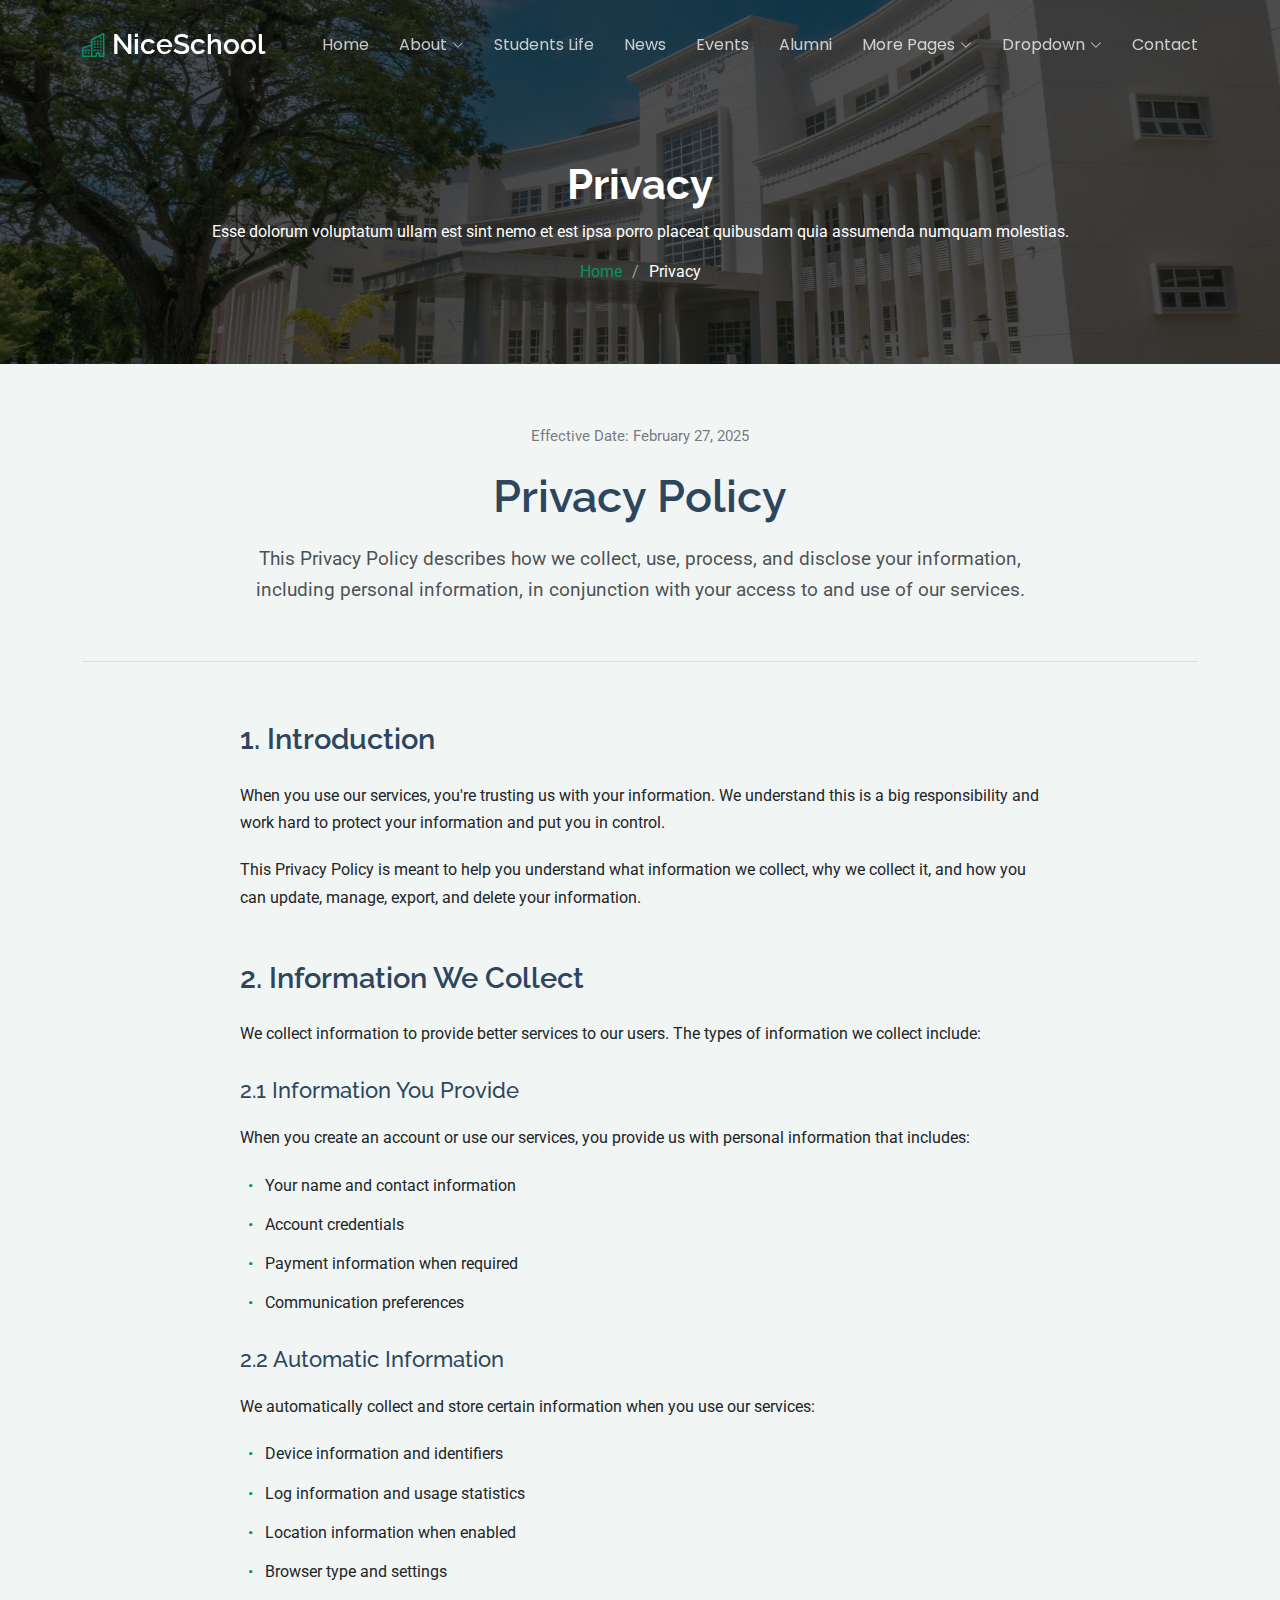
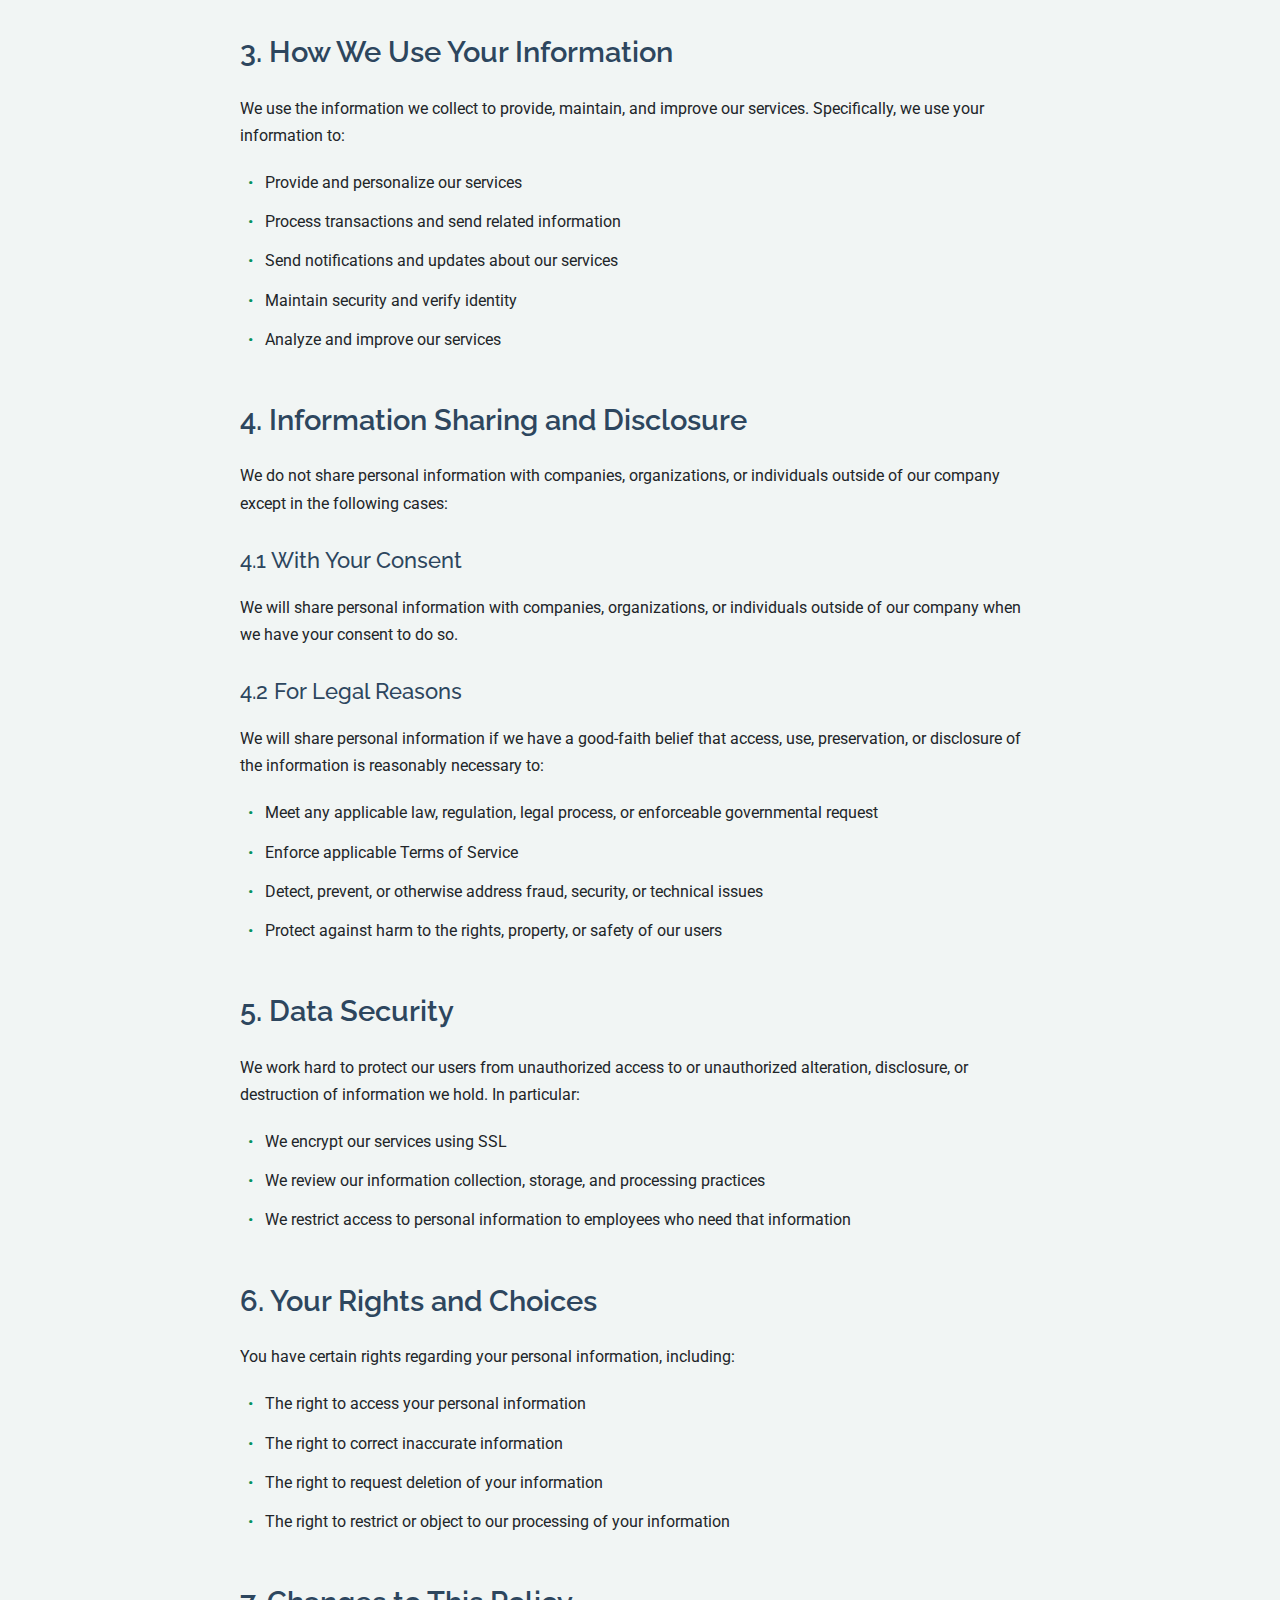
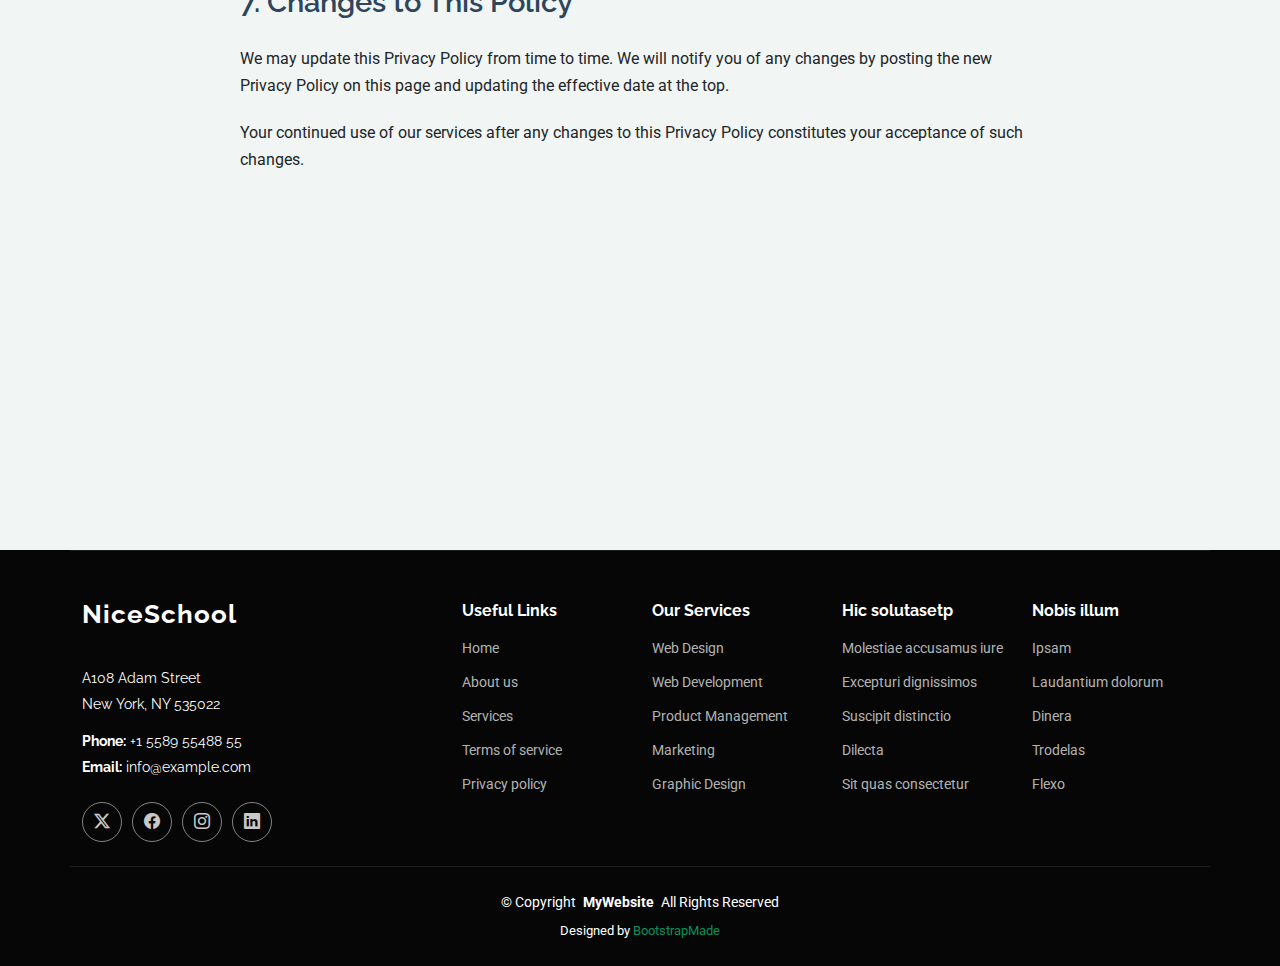
<file: client/privacy.html>
<!DOCTYPE html>
<html lang="en">

<head>
  <meta charset="utf-8">
  <meta content="width=device-width, initial-scale=1.0" name="viewport">
  <title>Privacy - NiceSchool Bootstrap Template</title>
  <meta name="description" content="">
  <meta name="keywords" content="">

  <!-- Favicons -->
  <link href="assets/img/favicon.png" rel="icon">
  <link href="assets/img/apple-touch-icon.png" rel="apple-touch-icon">

  <!-- Fonts -->
  <link href="https://fonts.googleapis.com" rel="preconnect">
  <link href="https://fonts.gstatic.com" rel="preconnect" crossorigin>
  <link href="https://fonts.googleapis.com/css2?family=Roboto:ital,wght@0,100;0,300;0,400;0,500;0,700;0,900;1,100;1,300;1,400;1,500;1,700;1,900&family=Poppins:ital,wght@0,100;0,200;0,300;0,400;0,500;0,600;0,700;0,800;0,900;1,100;1,200;1,300;1,400;1,500;1,600;1,700;1,800;1,900&family=Raleway:ital,wght@0,100;0,200;0,300;0,400;0,500;0,600;0,700;0,800;0,900;1,100;1,200;1,300;1,400;1,500;1,600;1,700;1,800;1,900&display=swap" rel="stylesheet">

  <!-- Vendor CSS Files -->
  <link href="assets/vendor/bootstrap/css/bootstrap.min.css" rel="stylesheet">
  <link href="assets/vendor/bootstrap-icons/bootstrap-icons.css" rel="stylesheet">
  <link href="assets/vendor/aos/aos.css" rel="stylesheet">
  <link href="assets/vendor/swiper/swiper-bundle.min.css" rel="stylesheet">
  <link href="assets/vendor/glightbox/css/glightbox.min.css" rel="stylesheet">

  <!-- Main CSS File -->
  <link href="assets/css/main.css" rel="stylesheet">

  <!-- =======================================================
  * Template Name: NiceSchool
  * Template URL: https://bootstrapmade.com/nice-school-bootstrap-education-template/
  * Updated: May 10 2025 with Bootstrap v5.3.6
  * Author: BootstrapMade.com
  * License: https://bootstrapmade.com/license/
  ======================================================== -->
</head>

<body class="privacy-page">

  <header id="header" class="header d-flex align-items-center fixed-top">
    <div class="container-fluid container-xl position-relative d-flex align-items-center justify-content-between">

      <a href="index.html" class="logo d-flex align-items-center">
        <!-- Uncomment the line below if you also wish to use an image logo -->
        <!-- <img src="assets/img/logo.webp" alt=""> -->
        <i class="bi bi-buildings"></i>
        <h1 class="sitename">NiceSchool</h1>
      </a>

      <nav id="navmenu" class="navmenu">
        <ul>
          <li><a href="index.html">Home</a></li>
          <li class="dropdown"><a href="about.html"><span>About</span> <i class="bi bi-chevron-down toggle-dropdown"></i></a>
            <ul>
              <li><a href="about.html">About Us</a></li>
              <li><a href="admissions.html">Admissions</a></li>
              <li><a href="academics.html">Academics</a></li>
              <li><a href="faculty-staff.html">Faculty &amp; Staff</a></li>
              <li><a href="campus-facilities.html">Campus &amp; Facilities</a></li>
            </ul>
          </li>

          <li><a href="students-life.html">Students Life</a></li>
          <li><a href="news.html">News</a></li>
          <li><a href="events.html">Events</a></li>
          <li><a href="alumni.html">Alumni</a></li>
          <li class="dropdown"><a href="#"><span>More Pages</span> <i class="bi bi-chevron-down toggle-dropdown"></i></a>
            <ul>
              <li><a href="news-details.html">News Details</a></li>
              <li><a href="event-details.html">Event Details</a></li>
              <li><a href="privacy.html" class="active">Privacy</a></li>
              <li><a href="terms-of-service.html">Terms of Service</a></li>
              <li><a href="404.html">Error 404</a></li>
              <li><a href="starter-page.html">Starter Page</a></li>
            </ul>
          </li>

          <li class="dropdown"><a href="#"><span>Dropdown</span> <i class="bi bi-chevron-down toggle-dropdown"></i></a>
            <ul>
              <li><a href="#">Dropdown 1</a></li>
              <li class="dropdown"><a href="#"><span>Deep Dropdown</span> <i class="bi bi-chevron-down toggle-dropdown"></i></a>
                <ul>
                  <li><a href="#">Deep Dropdown 1</a></li>
                  <li><a href="#">Deep Dropdown 2</a></li>
                  <li><a href="#">Deep Dropdown 3</a></li>
                  <li><a href="#">Deep Dropdown 4</a></li>
                  <li><a href="#">Deep Dropdown 5</a></li>
                </ul>
              </li>
              <li><a href="#">Dropdown 2</a></li>
              <li><a href="#">Dropdown 3</a></li>
              <li><a href="#">Dropdown 4</a></li>
            </ul>
          </li>
          <li><a href="contact.html">Contact</a></li>
        </ul>
        <i class="mobile-nav-toggle d-xl-none bi bi-list"></i>
      </nav>

    </div>
  </header>

  <main class="main">

    <!-- Page Title -->
    <div class="page-title dark-background" style="background-image: url(assets/img/education/showcase-1.webp);">
      <div class="container position-relative">
        <h1>Privacy</h1>
        <p>Esse dolorum voluptatum ullam est sint nemo et est ipsa porro placeat quibusdam quia assumenda numquam molestias.</p>
        <nav class="breadcrumbs">
          <ol>
            <li><a href="index.html">Home</a></li>
            <li class="current">Privacy</li>
          </ol>
        </nav>
      </div>
    </div><!-- End Page Title -->

    <!-- Privacy Section -->
    <section id="privacy" class="privacy section">

      <div class="container" data-aos="fade-up">
        <!-- Header -->
        <div class="privacy-header" data-aos="fade-up">
          <div class="header-content">
            <div class="last-updated">Effective Date: February 27, 2025</div>
            <h1>Privacy Policy</h1>
            <p class="intro-text">This Privacy Policy describes how we collect, use, process, and disclose your information, including personal information, in conjunction with your access to and use of our services.</p>
          </div>
        </div>

        <!-- Main Content -->
        <div class="privacy-content" data-aos="fade-up">
          <!-- Introduction -->
          <div class="content-section">
            <h2>1. Introduction</h2>
            <p>When you use our services, you're trusting us with your information. We understand this is a big responsibility and work hard to protect your information and put you in control.</p>
            <p>This Privacy Policy is meant to help you understand what information we collect, why we collect it, and how you can update, manage, export, and delete your information.</p>
          </div>

          <!-- Information Collection -->
          <div class="content-section">
            <h2>2. Information We Collect</h2>
            <p>We collect information to provide better services to our users. The types of information we collect include:</p>

            <h3>2.1 Information You Provide</h3>
            <p>When you create an account or use our services, you provide us with personal information that includes:</p>
            <ul>
              <li>Your name and contact information</li>
              <li>Account credentials</li>
              <li>Payment information when required</li>
              <li>Communication preferences</li>
            </ul>

            <h3>2.2 Automatic Information</h3>
            <p>We automatically collect and store certain information when you use our services:</p>
            <ul>
              <li>Device information and identifiers</li>
              <li>Log information and usage statistics</li>
              <li>Location information when enabled</li>
              <li>Browser type and settings</li>
            </ul>
          </div>

          <!-- Use of Information -->
          <div class="content-section">
            <h2>3. How We Use Your Information</h2>
            <p>We use the information we collect to provide, maintain, and improve our services. Specifically, we use your information to:</p>
            <ul>
              <li>Provide and personalize our services</li>
              <li>Process transactions and send related information</li>
              <li>Send notifications and updates about our services</li>
              <li>Maintain security and verify identity</li>
              <li>Analyze and improve our services</li>
            </ul>
          </div>

          <!-- Information Sharing -->
          <div class="content-section">
            <h2>4. Information Sharing and Disclosure</h2>
            <p>We do not share personal information with companies, organizations, or individuals outside of our company except in the following cases:</p>

            <h3>4.1 With Your Consent</h3>
            <p>We will share personal information with companies, organizations, or individuals outside of our company when we have your consent to do so.</p>

            <h3>4.2 For Legal Reasons</h3>
            <p>We will share personal information if we have a good-faith belief that access, use, preservation, or disclosure of the information is reasonably necessary to:</p>
            <ul>
              <li>Meet any applicable law, regulation, legal process, or enforceable governmental request</li>
              <li>Enforce applicable Terms of Service</li>
              <li>Detect, prevent, or otherwise address fraud, security, or technical issues</li>
              <li>Protect against harm to the rights, property, or safety of our users</li>
            </ul>
          </div>

          <!-- Data Security -->
          <div class="content-section">
            <h2>5. Data Security</h2>
            <p>We work hard to protect our users from unauthorized access to or unauthorized alteration, disclosure, or destruction of information we hold. In particular:</p>
            <ul>
              <li>We encrypt our services using SSL</li>
              <li>We review our information collection, storage, and processing practices</li>
              <li>We restrict access to personal information to employees who need that information</li>
            </ul>
          </div>

          <!-- Your Rights -->
          <div class="content-section">
            <h2>6. Your Rights and Choices</h2>
            <p>You have certain rights regarding your personal information, including:</p>
            <ul>
              <li>The right to access your personal information</li>
              <li>The right to correct inaccurate information</li>
              <li>The right to request deletion of your information</li>
              <li>The right to restrict or object to our processing of your information</li>
            </ul>
          </div>

          <!-- Policy Updates -->
          <div class="content-section">
            <h2>7. Changes to This Policy</h2>
            <p>We may update this Privacy Policy from time to time. We will notify you of any changes by posting the new Privacy Policy on this page and updating the effective date at the top.</p>
            <p>Your continued use of our services after any changes to this Privacy Policy constitutes your acceptance of such changes.</p>
          </div>
        </div>

        <!-- Contact Section -->
        <div class="privacy-contact" data-aos="fade-up">
          <h2>Contact Us</h2>
          <p>If you have any questions about this Privacy Policy or our practices, please contact us:</p>
          <div class="contact-details">
            <p><strong>Email:</strong> privacy@example.com</p>
            <p><strong>Address:</strong> 123 Privacy Street, Security City, 12345</p>
          </div>
        </div>

      </div>

    </section><!-- /Privacy Section -->

  </main>

  <footer id="footer" class="footer position-relative dark-background">

    <div class="container footer-top">
      <div class="row gy-4">
        <div class="col-lg-4 col-md-6 footer-about">
          <a href="index.html" class="logo d-flex align-items-center">
            <span class="sitename">NiceSchool</span>
          </a>
          <div class="footer-contact pt-3">
            <p>A108 Adam Street</p>
            <p>New York, NY 535022</p>
            <p class="mt-3"><strong>Phone:</strong> <span>+1 5589 55488 55</span></p>
            <p><strong>Email:</strong> <span>info@example.com</span></p>
          </div>
          <div class="social-links d-flex mt-4">
            <a href=""><i class="bi bi-twitter-x"></i></a>
            <a href=""><i class="bi bi-facebook"></i></a>
            <a href=""><i class="bi bi-instagram"></i></a>
            <a href=""><i class="bi bi-linkedin"></i></a>
          </div>
        </div>

        <div class="col-lg-2 col-md-3 footer-links">
          <h4>Useful Links</h4>
          <ul>
            <li><a href="#">Home</a></li>
            <li><a href="#">About us</a></li>
            <li><a href="#">Services</a></li>
            <li><a href="#">Terms of service</a></li>
            <li><a href="#">Privacy policy</a></li>
          </ul>
        </div>

        <div class="col-lg-2 col-md-3 footer-links">
          <h4>Our Services</h4>
          <ul>
            <li><a href="#">Web Design</a></li>
            <li><a href="#">Web Development</a></li>
            <li><a href="#">Product Management</a></li>
            <li><a href="#">Marketing</a></li>
            <li><a href="#">Graphic Design</a></li>
          </ul>
        </div>

        <div class="col-lg-2 col-md-3 footer-links">
          <h4>Hic solutasetp</h4>
          <ul>
            <li><a href="#">Molestiae accusamus iure</a></li>
            <li><a href="#">Excepturi dignissimos</a></li>
            <li><a href="#">Suscipit distinctio</a></li>
            <li><a href="#">Dilecta</a></li>
            <li><a href="#">Sit quas consectetur</a></li>
          </ul>
        </div>

        <div class="col-lg-2 col-md-3 footer-links">
          <h4>Nobis illum</h4>
          <ul>
            <li><a href="#">Ipsam</a></li>
            <li><a href="#">Laudantium dolorum</a></li>
            <li><a href="#">Dinera</a></li>
            <li><a href="#">Trodelas</a></li>
            <li><a href="#">Flexo</a></li>
          </ul>
        </div>

      </div>
    </div>

    <div class="container copyright text-center mt-4">
      <p>© <span>Copyright</span> <strong class="px-1 sitename">MyWebsite</strong> <span>All Rights Reserved</span></p>
      <div class="credits">
        <!-- All the links in the footer should remain intact. -->
        <!-- You can delete the links only if you've purchased the pro version. -->
        <!-- Licensing information: https://bootstrapmade.com/license/ -->
        <!-- Purchase the pro version with working PHP/AJAX contact form: [buy-url] -->
        Designed by <a href="https://bootstrapmade.com/">BootstrapMade</a>
      </div>
    </div>

  </footer>

  <!-- Scroll Top -->
  <a href="#" id="scroll-top" class="scroll-top d-flex align-items-center justify-content-center"><i class="bi bi-arrow-up-short"></i></a>

  <!-- Preloader -->
  <div id="preloader"></div>

  <!-- Vendor JS Files -->
  <script src="assets/vendor/bootstrap/js/bootstrap.bundle.min.js"></script>
  <script src="assets/vendor/php-email-form/validate.js"></script>
  <script src="assets/vendor/aos/aos.js"></script>
  <script src="assets/vendor/purecounter/purecounter_vanilla.js"></script>
  <script src="assets/vendor/imagesloaded/imagesloaded.pkgd.min.js"></script>
  <script src="assets/vendor/isotope-layout/isotope.pkgd.min.js"></script>
  <script src="assets/vendor/swiper/swiper-bundle.min.js"></script>
  <script src="assets/vendor/glightbox/js/glightbox.min.js"></script>

  <!-- Main JS File -->
  <script src="assets/js/main.js"></script>

</body>

</html>
</file>
<file: client/assets/css/main.css>
/**
* Template Name: NiceSchool
* Template URL: https://bootstrapmade.com/nice-school-bootstrap-education-template/
* Updated: May 10 2025 with Bootstrap v5.3.6
* Author: BootstrapMade.com
* License: https://bootstrapmade.com/license/
*/

@charset "UTF-8";

/*--------------------------------------------------------------
# Font & Color Variables
# Help: https://bootstrapmade.com/color-system/
--------------------------------------------------------------*/
/* Fonts */
:root {
  --default-font: "Roboto",  system-ui, -apple-system, "Segoe UI", Roboto, "Helvetica Neue", Arial, "Noto Sans", "Liberation Sans", sans-serif, "Apple Color Emoji", "Segoe UI Emoji", "Segoe UI Symbol", "Noto Color Emoji";
  --heading-font: "Raleway",  sans-serif;
  --nav-font: "Poppins",  sans-serif;
}

/* Global Colors - The following color variables are used throughout the website. Updating them here will change the color scheme of the entire website */
:root { 
  --background-color: #f1f5f4; /* Background color for the entire website, including individual sections */
  --default-color: #212529; /* Default color used for the majority of the text content across the entire website */
  --heading-color: #2d465e; /* Color for headings, subheadings and title throughout the website */
  --accent-color: #08915e; /* Accent color that represents your brand on the website. It's used for buttons, links, and other elements that need to stand out */
  --surface-color: #ffffff; /* The surface color is used as a background of boxed elements within sections, such as cards, icon boxes, or other elements that require a visual separation from the global background. */
  --contrast-color: #ffffff; /* Contrast color for text, ensuring readability against backgrounds of accent, heading, or default colors. */
}

/* Nav Menu Colors - The following color variables are used specifically for the navigation menu. They are separate from the global colors to allow for more customization options */
:root {
  --nav-color: rgba(255, 255, 255, 0.75);  /* The default color of the main navmenu links */
  --nav-hover-color: #08915e; /* Applied to main navmenu links when they are hovered over or active */
  --nav-mobile-background-color: #ffffff; /* Used as the background color for mobile navigation menu */
  --nav-dropdown-background-color: #ffffff; /* Used as the background color for dropdown items that appear when hovering over primary navigation items */
  --nav-dropdown-color: #212529; /* Used for navigation links of the dropdown items in the navigation menu. */
  --nav-dropdown-hover-color: #08915e; /* Similar to --nav-hover-color, this color is applied to dropdown navigation links when they are hovered over. */
}

/* Color Presets - These classes override global colors when applied to any section or element, providing reuse of the sam color scheme. */

.light-background {
  --background-color: #ffffff;
  --surface-color: #ffffff;
}

.dark-background {
  --background-color: #060606;
  --default-color: #ffffff;
  --heading-color: #ffffff;
  --surface-color: #252525;
  --contrast-color: #ffffff;
}

/* Smooth scroll */
:root {
  scroll-behavior: smooth;
}

/*--------------------------------------------------------------
# General Styling & Shared Classes
--------------------------------------------------------------*/
body {
  color: var(--default-color);
  background-color: var(--background-color);
  font-family: var(--default-font);
}

a {
  color: var(--accent-color);
  text-decoration: none;
  transition: 0.3s;
}

a:hover {
  color: color-mix(in srgb, var(--accent-color), transparent 25%);
  text-decoration: none;
}

h1,
h2,
h3,
h4,
h5,
h6 {
  color: var(--heading-color);
  font-family: var(--heading-font);
}

/* PHP Email Form Messages
------------------------------*/
.php-email-form .error-message {
  display: none;
  background: #df1529;
  color: #ffffff;
  text-align: left;
  padding: 15px;
  margin-bottom: 24px;
  font-weight: 600;
}

.php-email-form .sent-message {
  display: none;
  color: #ffffff;
  background: #059652;
  text-align: center;
  padding: 15px;
  margin-bottom: 24px;
  font-weight: 600;
}

.php-email-form .loading {
  display: none;
  background: var(--surface-color);
  text-align: center;
  padding: 15px;
  margin-bottom: 24px;
}

.php-email-form .loading:before {
  content: "";
  display: inline-block;
  border-radius: 50%;
  width: 24px;
  height: 24px;
  margin: 0 10px -6px 0;
  border: 3px solid var(--accent-color);
  border-top-color: var(--surface-color);
  animation: php-email-form-loading 1s linear infinite;
}

@keyframes php-email-form-loading {
  0% {
    transform: rotate(0deg);
  }

  100% {
    transform: rotate(360deg);
  }
}

/*--------------------------------------------------------------
# Global Header
--------------------------------------------------------------*/
.header {
  --background-color: rgba(255, 255, 255, 0);
  --default-color: #ffffff;
  --heading-color: #ffffff;
  color: var(--default-color);
  background-color: var(--background-color);
  padding: 15px 0;
  transition: all 0.5s;
  z-index: 997;
}

.header .logo {
  line-height: 1;
}

.header .logo img {
  max-height: 32px;
  margin-right: 8px;
}

.header .logo i {
  font-size: 24px;
  margin-right: 6px;
}

.header .logo h1 {
  font-size: 28px;
  margin: 0;
  font-weight: 600;
  color: var(--heading-color);
}

.scrolled .header {
  box-shadow: 0px 0 18px rgba(0, 0, 0, 0.1);
}

/* Global Header on Scroll
------------------------------*/
.scrolled .header {
  --background-color: rgba(0, 0, 0, 0.8);
}

/*--------------------------------------------------------------
# Navigation Menu
--------------------------------------------------------------*/
/* Navmenu - Desktop */
@media (min-width: 1200px) {
  .navmenu {
    padding: 0;
  }

  .navmenu ul {
    margin: 0;
    padding: 0;
    display: flex;
    list-style: none;
    align-items: center;
  }

  .navmenu li {
    position: relative;
  }

  .navmenu a,
  .navmenu a:focus {
    color: var(--nav-color);
    padding: 18px 15px;
    font-size: 16px;
    font-family: var(--nav-font);
    font-weight: 400;
    display: flex;
    align-items: center;
    justify-content: space-between;
    white-space: nowrap;
    transition: 0.3s;
  }

  .navmenu a i,
  .navmenu a:focus i {
    font-size: 12px;
    line-height: 0;
    margin-left: 5px;
    transition: 0.3s;
  }

  .navmenu li:last-child a {
    padding-right: 0;
  }

  .navmenu li:hover>a,
  .navmenu .active,
  .navmenu .active:focus {
    color: var(--nav-hover-color);
  }

  .navmenu .dropdown ul {
    margin: 0;
    padding: 10px 0;
    background: var(--nav-dropdown-background-color);
    display: block;
    position: absolute;
    visibility: hidden;
    left: 14px;
    top: 130%;
    opacity: 0;
    transition: 0.3s;
    border-radius: 4px;
    z-index: 99;
    box-shadow: 0px 0px 30px rgba(0, 0, 0, 0.1);
  }

  .navmenu .dropdown ul li {
    min-width: 200px;
  }

  .navmenu .dropdown ul a {
    padding: 10px 20px;
    font-size: 15px;
    text-transform: none;
    color: var(--nav-dropdown-color);
  }

  .navmenu .dropdown ul a i {
    font-size: 12px;
  }

  .navmenu .dropdown ul a:hover,
  .navmenu .dropdown ul .active:hover,
  .navmenu .dropdown ul li:hover>a {
    color: var(--nav-dropdown-hover-color);
  }

  .navmenu .dropdown:hover>ul {
    opacity: 1;
    top: 100%;
    visibility: visible;
  }

  .navmenu .dropdown .dropdown ul {
    top: 0;
    left: -90%;
    visibility: hidden;
  }

  .navmenu .dropdown .dropdown:hover>ul {
    opacity: 1;
    top: 0;
    left: -100%;
    visibility: visible;
  }
}

/* Navmenu - Mobile */
@media (max-width: 1199px) {
  .mobile-nav-toggle {
    color: var(--nav-color);
    font-size: 28px;
    line-height: 0;
    margin-right: 10px;
    cursor: pointer;
    transition: color 0.3s;
  }

  .navmenu {
    padding: 0;
    z-index: 9997;
  }

  .navmenu ul {
    display: none;
    list-style: none;
    position: absolute;
    inset: 60px 20px 20px 20px;
    padding: 10px 0;
    margin: 0;
    border-radius: 6px;
    background-color: var(--nav-mobile-background-color);
    overflow-y: auto;
    transition: 0.3s;
    z-index: 9998;
    box-shadow: 0px 0px 30px rgba(0, 0, 0, 0.1);
  }

  .navmenu a,
  .navmenu a:focus {
    color: var(--nav-dropdown-color);
    padding: 10px 20px;
    font-family: var(--nav-font);
    font-size: 17px;
    font-weight: 500;
    display: flex;
    align-items: center;
    justify-content: space-between;
    white-space: nowrap;
    transition: 0.3s;
  }

  .navmenu a i,
  .navmenu a:focus i {
    font-size: 12px;
    line-height: 0;
    margin-left: 5px;
    width: 30px;
    height: 30px;
    display: flex;
    align-items: center;
    justify-content: center;
    border-radius: 50%;
    transition: 0.3s;
    background-color: color-mix(in srgb, var(--accent-color), transparent 90%);
  }

  .navmenu a i:hover,
  .navmenu a:focus i:hover {
    background-color: var(--accent-color);
    color: var(--contrast-color);
  }

  .navmenu a:hover,
  .navmenu .active,
  .navmenu .active:focus {
    color: var(--nav-dropdown-hover-color);
  }

  .navmenu .active i,
  .navmenu .active:focus i {
    background-color: var(--accent-color);
    color: var(--contrast-color);
    transform: rotate(180deg);
  }

  .navmenu .dropdown ul {
    position: static;
    display: none;
    z-index: 99;
    padding: 10px 0;
    margin: 10px 20px;
    background-color: var(--nav-dropdown-background-color);
    border: 1px solid color-mix(in srgb, var(--default-color), transparent 90%);
    box-shadow: none;
    transition: all 0.5s ease-in-out;
  }

  .navmenu .dropdown ul ul {
    background-color: rgba(33, 37, 41, 0.1);
  }

  .navmenu .dropdown>.dropdown-active {
    display: block;
    background-color: rgba(33, 37, 41, 0.03);
  }

  .mobile-nav-active {
    overflow: hidden;
  }

  .mobile-nav-active .mobile-nav-toggle {
    color: #fff;
    position: absolute;
    font-size: 32px;
    top: 15px;
    right: 15px;
    margin-right: 0;
    z-index: 9999;
  }

  .mobile-nav-active .navmenu {
    position: fixed;
    overflow: hidden;
    inset: 0;
    background: rgba(33, 37, 41, 0.8);
    transition: 0.3s;
  }

  .mobile-nav-active .navmenu>ul {
    display: block;
  }
}

/*--------------------------------------------------------------
# Global Footer
--------------------------------------------------------------*/
.footer {
  color: var(--default-color);
  background-color: var(--background-color);
  font-size: 14px;
  position: relative;
}

.footer .footer-top {
  padding-top: 50px;
  border-top: 1px solid color-mix(in srgb, var(--default-color), transparent 90%);
}

.footer .footer-about .logo {
  line-height: 1;
  margin-bottom: 25px;
}

.footer .footer-about .logo img {
  max-height: 40px;
  margin-right: 6px;
}

.footer .footer-about .logo span {
  color: var(--heading-color);
  font-family: var(--heading-font);
  font-size: 26px;
  font-weight: 700;
  letter-spacing: 1px;
}

.footer .footer-about p {
  font-size: 14px;
  font-family: var(--heading-font);
}

.footer .social-links a {
  display: flex;
  align-items: center;
  justify-content: center;
  width: 40px;
  height: 40px;
  border-radius: 50%;
  border: 1px solid color-mix(in srgb, var(--default-color), transparent 50%);
  font-size: 16px;
  color: color-mix(in srgb, var(--default-color), transparent 20%);
  margin-right: 10px;
  transition: 0.3s;
}

.footer .social-links a:hover {
  color: var(--accent-color);
  border-color: var(--accent-color);
}

.footer h4 {
  font-size: 16px;
  font-weight: bold;
  position: relative;
  padding-bottom: 12px;
}

.footer .footer-links {
  margin-bottom: 30px;
}

.footer .footer-links ul {
  list-style: none;
  padding: 0;
  margin: 0;
}

.footer .footer-links ul i {
  padding-right: 2px;
  font-size: 12px;
  line-height: 0;
}

.footer .footer-links ul li {
  padding: 10px 0;
  display: flex;
  align-items: center;
}

.footer .footer-links ul li:first-child {
  padding-top: 0;
}

.footer .footer-links ul a {
  color: color-mix(in srgb, var(--default-color), transparent 30%);
  display: inline-block;
  line-height: 1;
}

.footer .footer-links ul a:hover {
  color: var(--accent-color);
}

.footer .footer-contact p {
  margin-bottom: 5px;
}

.footer .copyright {
  padding: 25px 0;
  border-top: 1px solid color-mix(in srgb, var(--default-color), transparent 90%);
}

.footer .copyright p {
  margin-bottom: 0;
}

.footer .credits {
  margin-top: 8px;
  font-size: 13px;
}

/*--------------------------------------------------------------
# Preloader
--------------------------------------------------------------*/
#preloader {
  position: fixed;
  inset: 0;
  z-index: 999999;
  overflow: hidden;
  background: var(--background-color);
  transition: all 0.6s ease-out;
}

#preloader:before {
  content: "";
  position: fixed;
  top: calc(50% - 30px);
  left: calc(50% - 30px);
  border: 6px solid #ffffff;
  border-color: var(--accent-color) transparent var(--accent-color) transparent;
  border-radius: 50%;
  width: 60px;
  height: 60px;
  animation: animate-preloader 1.5s linear infinite;
}

@keyframes animate-preloader {
  0% {
    transform: rotate(0deg);
  }

  100% {
    transform: rotate(360deg);
  }
}

/*--------------------------------------------------------------
# Scroll Top Button
--------------------------------------------------------------*/
.scroll-top {
  position: fixed;
  visibility: hidden;
  opacity: 0;
  right: 15px;
  bottom: 15px;
  z-index: 99999;
  background-color: var(--accent-color);
  width: 40px;
  height: 40px;
  border-radius: 4px;
  transition: all 0.4s;
}

.scroll-top i {
  font-size: 24px;
  color: var(--contrast-color);
  line-height: 0;
}

.scroll-top:hover {
  background-color: color-mix(in srgb, var(--accent-color), transparent 20%);
  color: var(--contrast-color);
}

.scroll-top.active {
  visibility: visible;
  opacity: 1;
}

/*--------------------------------------------------------------
# Disable aos animation delay on mobile devices
--------------------------------------------------------------*/
@media screen and (max-width: 768px) {
  [data-aos-delay] {
    transition-delay: 0 !important;
  }
}

/*--------------------------------------------------------------
# Global Page Titles & Breadcrumbs
--------------------------------------------------------------*/
.page-title {
  color: var(--default-color);
  background-color: var(--background-color);
  background-size: cover;
  background-position: center;
  background-repeat: no-repeat;
  padding: 160px 0 80px 0;
  text-align: center;
  position: relative;
}

.page-title:before {
  content: "";
  background-color: color-mix(in srgb, var(--background-color), transparent 30%);
  position: absolute;
  inset: 0;
}

.page-title h1 {
  font-size: 42px;
  font-weight: 700;
  margin-bottom: 10px;
}

.page-title .breadcrumbs ol {
  display: flex;
  flex-wrap: wrap;
  list-style: none;
  justify-content: center;
  padding: 0;
  margin: 0;
  font-size: 16px;
  font-weight: 400;
}

.page-title .breadcrumbs ol li+li {
  padding-left: 10px;
}

.page-title .breadcrumbs ol li+li::before {
  content: "/";
  display: inline-block;
  padding-right: 10px;
  color: color-mix(in srgb, var(--default-color), transparent 50%);
}

/*--------------------------------------------------------------
# Global Sections
--------------------------------------------------------------*/
section,
.section {
  color: var(--default-color);
  background-color: var(--background-color);
  padding: 60px 0;
  scroll-margin-top: 90px;
  overflow: clip;
}

@media (max-width: 1199px) {

  section,
  .section {
    scroll-margin-top: 66px;
  }
}

/*--------------------------------------------------------------
# Global Section Titles
--------------------------------------------------------------*/
.section-title {
  text-align: center;
  padding-bottom: 60px;
  position: relative;
}

.section-title h2 {
  font-size: 32px;
  font-weight: 700;
  position: relative;
}

.section-title h2:before,
.section-title h2:after {
  content: "";
  width: 50px;
  height: 2px;
  background: var(--accent-color);
  display: inline-block;
}

.section-title h2:before {
  margin: 0 15px 10px 0;
}

.section-title h2:after {
  margin: 0 0 10px 15px;
}

.section-title p {
  margin-bottom: 0;
}

/*--------------------------------------------------------------
# Hero Section
--------------------------------------------------------------*/
.hero {
  padding: 0;
  overflow: hidden;
  position: relative;
}

.hero .hero-container {
  position: relative;
  min-height: 90vh;
  display: flex;
  align-items: center;
  padding: 180px 0 80px 0;
}

.hero .hero-container .video-background {
  position: absolute;
  top: 0;
  left: 0;
  width: 100%;
  height: 100%;
  object-fit: cover;
  z-index: 1;
}

.hero .hero-container .overlay {
  position: absolute;
  top: 0;
  left: 0;
  width: 100%;
  height: 100%;
  background: linear-gradient(135deg, color-mix(in srgb, var(--background-color), transparent 30%) 0%, color-mix(in srgb, var(--background-color), transparent 60%) 100%);
  z-index: 2;
}

.hero .hero-container .container {
  z-index: 3;
}

.hero .hero-container .hero-content {
  padding-right: 30px;
}

.hero .hero-container .hero-content h1 {
  font-size: 3.2rem;
  font-weight: 800;
  margin-bottom: 25px;
  line-height: 1.2;
}

@media (max-width: 992px) {
  .hero .hero-container .hero-content h1 {
    font-size: 2.5rem;
  }
}

@media (max-width: 576px) {
  .hero .hero-container .hero-content h1 {
    font-size: 2rem;
    text-align: center;
  }
}

.hero .hero-container .hero-content p {
  font-size: 1.2rem;
  margin-bottom: 35px;
  opacity: 0.9;
}

@media (max-width: 576px) {
  .hero .hero-container .hero-content p {
    font-size: 1.1rem;
    text-align: center;
  }
}

.hero .hero-container .hero-content .cta-buttons {
  display: flex;
  gap: 15px;
}

@media (max-width: 576px) {
  .hero .hero-container .hero-content .cta-buttons {
    flex-direction: column;
    align-items: center;
  }
}

.hero .hero-container .hero-content .cta-buttons a {
  padding: 14px 30px;
  border-radius: 6px;
  font-weight: 600;
  font-size: 1rem;
  letter-spacing: 0.5px;
  display: inline-block;
  transition: all 0.3s ease;
  text-align: center;
}

@media (max-width: 576px) {
  .hero .hero-container .hero-content .cta-buttons a {
    width: 100%;
    max-width: 240px;
  }
}

.hero .hero-container .hero-content .cta-buttons .btn-primary {
  background-color: var(--accent-color);
  color: var(--contrast-color);
  border: 2px solid var(--accent-color);
}

.hero .hero-container .hero-content .cta-buttons .btn-primary:hover {
  background-color: color-mix(in srgb, var(--accent-color), transparent 15%);
  transform: translateY(-3px);
  box-shadow: 0 8px 15px rgba(0, 0, 0, 0.2);
}

.hero .hero-container .hero-content .cta-buttons .btn-secondary {
  background-color: color-mix(in srgb, var(--surface-color), transparent 20%);
  color: var(--default-color);
  border: 2px solid var(--surface-color);
}

.hero .hero-container .hero-content .cta-buttons .btn-secondary:hover {
  background-color: var(--surface-color);
  transform: translateY(-3px);
  box-shadow: 0 8px 15px rgba(0, 0, 0, 0.2);
}

@media (max-width: 992px) {
  .hero .hero-container .hero-content {
    padding-right: 0;
    margin-bottom: 40px;
  }
}

.hero .hero-container .stats-card {
  background-color: color-mix(in srgb, var(--surface-color), transparent 95%);
  backdrop-filter: blur(10px);
  border-radius: 15px;
  padding: 30px;
  box-shadow: 0 15px 30px rgba(0, 0, 0, 0.2);
}

.hero .hero-container .stats-card .stats-header {
  text-align: center;
  margin-bottom: 25px;
}

.hero .hero-container .stats-card .stats-header h3 {
  font-size: 1.8rem;
  font-weight: 700;
  margin-bottom: 15px;
}

.hero .hero-container .stats-card .stats-header .decoration-line {
  height: 3px;
  width: 70px;
  background-color: var(--accent-color);
  margin: 0 auto;
}

.hero .hero-container .stats-card .stats-grid {
  display: grid;
  grid-template-columns: repeat(2, 1fr);
  gap: 25px;
}

.hero .hero-container .stats-card .stats-grid .stat-item {
  display: flex;
  align-items: center;
}

.hero .hero-container .stats-card .stats-grid .stat-item .stat-icon {
  font-size: 1.8rem;
  height: 55px;
  width: 55px;
  border-radius: 12px;
  display: flex;
  align-items: center;
  justify-content: center;
  color: var(--contrast-color);
  background-color: var(--accent-color);
  margin-right: 12px;
  flex-shrink: 0;
}

.hero .hero-container .stats-card .stats-grid .stat-item .stat-content h4 {
  font-size: 1.6rem;
  font-weight: 800;
  margin: 0;
  line-height: 1;
}

.hero .hero-container .stats-card .stats-grid .stat-item .stat-content p {
  opacity: 0.8;
  margin: 5px 0 0 0;
  font-size: 0.9rem;
}

@media (max-width: 576px) {
  .hero .hero-container .stats-card .stats-grid {
    grid-template-columns: 1fr;
    gap: 20px;
  }
}

@media (max-width: 992px) {
  .hero .hero-container {
    text-align: center;
  }
}

.hero .event-ticker {
  background-color: var(--accent-color);
  padding: 25px 0;
  color: var(--contrast-color);
}

.hero .event-ticker .ticker-item {
  display: flex;
  align-items: center;
}

.hero .event-ticker .ticker-item .date {
  padding: 5px 10px;
  border-radius: 4px;
  font-size: 0.8rem;
  font-weight: 700;
  margin-right: 10px;
  border: 1px solid color-mix(in srgb, var(--contrast-color), transparent 50%);
}

.hero .event-ticker .ticker-item .title {
  margin-right: 15px;
  font-size: 0.95rem;
}

.hero .event-ticker .ticker-item .btn-register {
  background-color: color-mix(in srgb, var(--contrast-color), transparent 85%);
  color: var(--contrast-color);
  padding: 5px 12px;
  border-radius: 4px;
  font-size: 0.8rem;
  transition: all 0.3s ease;
}

.hero .event-ticker .ticker-item .btn-register:hover {
  background-color: var(--contrast-color);
  color: var(--accent-color);
}

/*--------------------------------------------------------------
# About Section
--------------------------------------------------------------*/
.about {
  padding-top: 60px;
  padding-bottom: 60px;
}

.about .display-6 {
  line-height: 1.2;
}

.about .display-6 span {
  position: relative;
  color: var(--accent-color);
}

.about .display-6 span:after {
  content: "";
  position: absolute;
  width: 100%;
  height: 10px;
  background-color: color-mix(in srgb, var(--accent-color), transparent 85%);
  left: 0;
  bottom: 5px;
  z-index: -1;
}

.about .lead {
  color: color-mix(in srgb, var(--default-color), transparent 20%);
  font-size: 1.125rem;
}

.about .stat-box {
  display: flex;
  flex-direction: column;
  background-color: var(--surface-color);
  padding: 1rem 1.5rem;
  border-radius: 10px;
  box-shadow: 0 5px 15px rgba(0, 0, 0, 0.05);
  min-width: 110px;
  border-bottom: 3px solid var(--accent-color);
  transition: transform 0.3s ease;
}

.about .stat-box:hover {
  transform: translateY(-5px);
}

.about .stat-box .stat-number {
  font-size: 2rem;
  font-weight: 700;
  line-height: 1;
  color: var(--heading-color);
}

.about .stat-box .stat-label {
  font-size: 0.875rem;
  color: color-mix(in srgb, var(--default-color), transparent 30%);
  text-transform: uppercase;
  letter-spacing: 1px;
  margin-top: 5px;
}

.about .signature-block {
  border-top: 1px solid color-mix(in srgb, var(--default-color), transparent 85%);
  padding-top: 1.5rem;
}

.about .signature-block img {
  transition: transform 0.3s ease;
}

.about .signature-block img:hover {
  transform: scale(1.05);
}

.about .image-stack {
  position: relative;
  height: 500px;
}

@media (max-width: 992px) {
  .about .image-stack {
    height: 400px;
    margin-top: 3rem;
  }
}

@media (max-width: 576px) {
  .about .image-stack {
    height: 350px;
  }
}

.about .image-stack .image-stack-item {
  position: absolute;
  width: 80%;
  height: auto;
  transition: transform 0.5s ease;
}

.about .image-stack .image-stack-item:hover {
  transform: translateY(-10px);
}

.about .image-stack .image-stack-item img {
  object-fit: cover;
  width: 100%;
}

.about .image-stack .image-stack-item-top {
  z-index: 1;
  top: 0;
  left: 0;
}

.about .image-stack .image-stack-item-bottom {
  z-index: 2;
  bottom: 0;
  right: 0;
}

.about .mission-vision-row {
  margin-top: 2rem;
}

.about .mission-vision-row .value-card {
  background-color: var(--surface-color);
  border-radius: 15px;
  padding: 2rem;
  transition: all 0.3s ease;
  position: relative;
  overflow: hidden;
  box-shadow: 0 5px 20px rgba(0, 0, 0, 0.05);
  z-index: 1;
}

.about .mission-vision-row .value-card:before {
  content: "";
  position: absolute;
  top: 0;
  left: 0;
  width: 100%;
  height: 0;
  background-color: color-mix(in srgb, var(--accent-color), transparent 95%);
  transition: height 0.5s ease;
  z-index: -1;
}

.about .mission-vision-row .value-card:hover {
  transform: translateY(-10px);
}

.about .mission-vision-row .value-card:hover:before {
  height: 100%;
}

.about .mission-vision-row .value-card:hover .card-icon {
  background-color: var(--accent-color);
}

.about .mission-vision-row .value-card:hover .card-icon i {
  color: var(--contrast-color);
}

.about .mission-vision-row .value-card .card-icon {
  width: 60px;
  height: 60px;
  display: flex;
  align-items: center;
  justify-content: center;
  background-color: color-mix(in srgb, var(--accent-color), transparent 90%);
  border-radius: 50%;
  margin-bottom: 1.5rem;
  transition: all 0.3s ease;
}

.about .mission-vision-row .value-card .card-icon i {
  font-size: 1.75rem;
  color: var(--accent-color);
  transition: color 0.3s ease;
}

.about .mission-vision-row .value-card h3 {
  margin-bottom: 1rem;
  font-size: 1.5rem;
  font-weight: 700;
  color: var(--heading-color);
}

.about .mission-vision-row .value-card p {
  margin-bottom: 0;
  color: color-mix(in srgb, var(--default-color), transparent 20%);
}

/*--------------------------------------------------------------
# Featured Programs Section
--------------------------------------------------------------*/
.featured-programs .isotope-filters {
  display: flex;
  justify-content: center;
  flex-wrap: wrap;
  gap: 10px;
  margin-bottom: 40px;
  padding: 0;
  list-style: none;
}

.featured-programs .isotope-filters li {
  cursor: pointer;
  padding: 10px 20px;
  font-size: 0.95rem;
  font-weight: 500;
  border-radius: 50px;
  background-color: color-mix(in srgb, var(--heading-color), transparent 90%);
  transition: all 0.3s ease;
}

.featured-programs .isotope-filters li:hover,
.featured-programs .isotope-filters li.filter-active {
  background-color: var(--accent-color);
  color: var(--contrast-color);
}

.featured-programs .program-item {
  position: relative;
  border-radius: 10px;
  overflow: hidden;
  box-shadow: 0 5px 20px rgba(0, 0, 0, 0.07);
  background-color: var(--surface-color);
  margin-bottom: 30px;
  transition: transform 0.3s ease, box-shadow 0.3s ease;
  height: 100%;
}

.featured-programs .program-item:hover {
  transform: translateY(-5px);
  box-shadow: 0 10px 30px rgba(0, 0, 0, 0.12);
}

.featured-programs .program-item:hover .program-btn i {
  transform: translateX(5px);
}

.featured-programs .program-item:hover .program-image-wrapper img {
  transform: scale(1.1);
}

.featured-programs .program-badge {
  position: absolute;
  top: 15px;
  right: 15px;
  background-color: var(--accent-color);
  color: var(--contrast-color);
  font-size: 0.75rem;
  font-weight: 600;
  padding: 5px 12px;
  border-radius: 20px;
  z-index: 2;
}

.featured-programs .program-image-wrapper {
  height: 100%;
  overflow: hidden;
}

.featured-programs .program-image-wrapper img {
  width: 100%;
  height: 100%;
  object-fit: cover;
  transition: transform 0.5s ease;
}

.featured-programs .program-content {
  padding: 25px 20px;
  height: 100%;
  display: flex;
  flex-direction: column;
}

.featured-programs .program-content h3 {
  font-size: 1.25rem;
  font-weight: 700;
  margin-bottom: 12px;
}

.featured-programs .program-content p {
  font-size: 0.95rem;
  line-height: 1.6;
  color: color-mix(in srgb, var(--default-color), transparent 20%);
  margin-bottom: 15px;
}

.featured-programs .program-highlights {
  display: flex;
  flex-wrap: wrap;
  gap: 12px;
  margin-bottom: 15px;
}

.featured-programs .program-highlights span {
  font-size: 0.8rem;
  color: color-mix(in srgb, var(--heading-color), transparent 30%);
  display: flex;
  align-items: center;
}

.featured-programs .program-highlights span i {
  margin-right: 5px;
  color: var(--accent-color);
  font-size: 0.9rem;
}

.featured-programs .program-btn {
  margin-top: auto;
  display: inline-flex;
  align-items: center;
  gap: 8px;
  color: var(--accent-color);
  font-weight: 600;
  font-size: 0.95rem;
  transition: color 0.3s;
}

.featured-programs .program-btn span {
  position: relative;
}

.featured-programs .program-btn span:after {
  content: "";
  position: absolute;
  width: 0;
  height: 2px;
  bottom: -4px;
  left: 0;
  background-color: var(--accent-color);
  transition: width 0.3s ease;
}

.featured-programs .program-btn i {
  transition: transform 0.3s ease;
}

.featured-programs .program-btn:hover {
  color: color-mix(in srgb, var(--accent-color), transparent 25%);
}

.featured-programs .program-btn:hover span:after {
  width: 100%;
}

.featured-programs .swiper-wrapper {
  height: auto !important;
}

@media (max-width: 992px) {
  .featured-programs .isotope-filters {
    margin-bottom: 30px;
  }

  .featured-programs .isotope-filters li {
    padding: 8px 16px;
    font-size: 0.85rem;
  }
}

@media (max-width: 768px) {
  .featured-programs .program-image-wrapper {
    height: 200px;
  }

  .featured-programs .program-content {
    padding: 20px 15px;
  }

  .featured-programs .program-content h3 {
    font-size: 1.15rem;
  }

  .featured-programs .program-highlights {
    flex-direction: column;
    gap: 8px;
  }
}

/*--------------------------------------------------------------
# Students Life Block Section
--------------------------------------------------------------*/
.students-life-block .students-life-img {
  overflow: hidden;
  border-radius: 1rem;
}

.students-life-block .students-life-img img {
  transition: transform 0.5s ease;
  width: 100%;
}

.students-life-block .students-life-img .img-overlay {
  position: absolute;
  bottom: 0;
  left: 0;
  width: 100%;
  background: linear-gradient(to top, rgba(0, 0, 0, 0.7), transparent);
  padding: 2rem 1.5rem;
  transition: all 0.3s ease;
}

.students-life-block .students-life-img .img-overlay h3 {
  color: var(--contrast-color);
  font-size: 1.5rem;
  margin-bottom: 0.5rem;
}

.students-life-block .students-life-img .img-overlay .explore-btn {
  color: color-mix(in srgb, var(--accent-color), var(--contrast-color) 30%);
  font-weight: 500;
  display: inline-flex;
  align-items: center;
}

.students-life-block .students-life-img .img-overlay .explore-btn i {
  margin-left: 5px;
  transition: transform 0.3s;
}

.students-life-block .students-life-img .img-overlay .explore-btn:hover {
  color: var(--contrast-color);
}

.students-life-block .students-life-img .img-overlay .explore-btn:hover i {
  transform: translateX(5px);
}

.students-life-block .students-life-img:hover img {
  transform: scale(1.05);
}

.students-life-block .students-life-img:hover .img-overlay {
  background: linear-gradient(to top, rgba(0, 0, 0, 0.8), transparent);
}

.students-life-block .students-life-content h2 {
  font-size: 2.2rem;
  margin-bottom: 1rem;
  position: relative;
}

.students-life-block .students-life-content h2:after {
  content: "";
  position: absolute;
  left: 0;
  bottom: -10px;
  width: 60px;
  height: 3px;
  background-color: var(--accent-color);
}

.students-life-block .students-life-content p {
  margin-top: 1.5rem;
  line-height: 1.7;
}

.students-life-block .student-activity-item {
  background-color: var(--surface-color);
  border-radius: 0.5rem;
  padding: 1.5rem;
  height: 100%;
  transition: all 0.3s ease;
  box-shadow: 0 5px 15px rgba(0, 0, 0, 0.05);
}

.students-life-block .student-activity-item .icon-box {
  background-color: color-mix(in srgb, var(--accent-color), transparent 85%);
  width: 50px;
  height: 50px;
  border-radius: 50%;
  display: flex;
  align-items: center;
  justify-content: center;
  margin-bottom: 1rem;
  transition: all 0.3s ease;
}

.students-life-block .student-activity-item .icon-box i {
  font-size: 1.5rem;
  color: var(--accent-color);
}

.students-life-block .student-activity-item h4 {
  font-size: 1.1rem;
  margin-bottom: 0.5rem;
}

.students-life-block .student-activity-item p {
  font-size: 0.9rem;
  margin-top: 0;
  margin-bottom: 0;
}

.students-life-block .student-activity-item:hover {
  transform: translateY(-5px);
  box-shadow: 0 10px 20px rgba(0, 0, 0, 0.08);
}

.students-life-block .student-activity-item:hover .icon-box {
  background-color: var(--accent-color);
}

.students-life-block .student-activity-item:hover .icon-box i {
  color: var(--contrast-color);
}

.students-life-block .students-life-cta {
  margin-top: 1rem;
}

.students-life-block .students-life-cta .btn-primary {
  background-color: var(--accent-color);
  border-color: var(--accent-color);
  color: var(--contrast-color);
  padding: 0.6rem 1.5rem;
  font-weight: 500;
  border-radius: 0.25rem;
  transition: all 0.3s;
}

.students-life-block .students-life-cta .btn-primary:hover {
  background-color: color-mix(in srgb, var(--accent-color), transparent 20%);
  border-color: color-mix(in srgb, var(--accent-color), transparent 20%);
  transform: translateY(-2px);
}

@media (max-width: 992px) {
  .students-life-block .students-life-img {
    margin-bottom: 2rem;
  }

  .students-life-block .students-life-content h2 {
    font-size: 1.8rem;
  }
}

@media (max-width: 768px) {
  .students-life-block .student-activity-item {
    margin-bottom: 1rem;
  }
}

/*--------------------------------------------------------------
# Testimonials Section
--------------------------------------------------------------*/
.testimonials {
  padding-top: 60px;
  padding-bottom: 60px;
}

.testimonials .testimonial-masonry {
  display: grid;
  grid-template-columns: repeat(3, 1fr);
  gap: 2rem;
  position: relative;
}

.testimonials .testimonial-masonry::before {
  content: "";
  position: absolute;
  width: 100%;
  height: 100%;
  background: radial-gradient(circle at center, color-mix(in srgb, var(--accent-color), transparent 95%), transparent);
  opacity: 0.5;
  z-index: -1;
}

.testimonials .testimonial-item:nth-child(3n-1) {
  margin-top: 3rem;
}

.testimonials .testimonial-item:nth-child(3n) {
  margin-top: 1.5rem;
}

.testimonials .testimonial-item.highlight .testimonial-content {
  background-color: color-mix(in srgb, var(--accent-color), transparent 92%);
  border: 1px solid color-mix(in srgb, var(--accent-color), transparent 70%);
}

.testimonials .testimonial-item.highlight .testimonial-content .quote-pattern {
  background-color: color-mix(in srgb, var(--accent-color), transparent 85%);
}

.testimonials .testimonial-item.highlight .testimonial-content .quote-pattern i {
  color: var(--accent-color);
}

.testimonials .testimonial-content {
  background-color: var(--surface-color);
  border-radius: 20px;
  padding: 2rem;
  position: relative;
  transition: all 0.3s ease;
  border: 1px solid color-mix(in srgb, var(--default-color), transparent 92%);
}

.testimonials .testimonial-content:hover {
  transform: translateY(-5px);
}

.testimonials .testimonial-content p {
  font-size: 1rem;
  line-height: 1.7;
  margin: 1.5rem 0;
  position: relative;
}

.testimonials .quote-pattern {
  position: absolute;
  top: -1.25rem;
  left: 2rem;
  width: 2.5rem;
  height: 2.5rem;
  background-color: var(--surface-color);
  border-radius: 50%;
  display: flex;
  align-items: center;
  justify-content: center;
  border: 1px solid color-mix(in srgb, var(--default-color), transparent 92%);
}

.testimonials .quote-pattern i {
  font-size: 1.25rem;
  color: var(--accent-color);
}

.testimonials .client-info {
  display: flex;
  align-items: center;
  gap: 1rem;
  margin-top: 1.5rem;
  padding-top: 1.5rem;
  border-top: 1px solid color-mix(in srgb, var(--default-color), transparent 92%);
}

.testimonials .client-image {
  width: 50px;
  height: 50px;
  border-radius: 50%;
  overflow: hidden;
  flex-shrink: 0;
}

.testimonials .client-image img {
  width: 100%;
  height: 100%;
  object-fit: cover;
}

.testimonials .client-details h3 {
  font-size: 1.125rem;
  margin-bottom: 0.25rem;
}

.testimonials .client-details .position {
  font-size: 0.875rem;
  color: color-mix(in srgb, var(--heading-color), transparent 40%);
}

@media (max-width: 1199.98px) {
  .testimonials .testimonial-masonry {
    grid-template-columns: repeat(2, 1fr);
    gap: 1.5rem;
  }

  .testimonials .testimonial-item:nth-child(3n-1),
  .testimonials .testimonial-item:nth-child(3n) {
    margin-top: 0;
  }

  .testimonials .testimonial-item:nth-child(even) {
    margin-top: 2rem;
  }
}

@media (max-width: 767.98px) {
  .testimonials .testimonial-masonry {
    grid-template-columns: 1fr;
    gap: 2rem;
  }

  .testimonials .testimonial-item:nth-child(even) {
    margin-top: 0;
  }

  .testimonials .testimonial-content {
    padding: 1.5rem;
  }

  .testimonials .testimonial-content p {
    font-size: 0.9375rem;
    margin: 1.25rem 0;
  }

  .testimonials .quote-pattern {
    width: 2.25rem;
    height: 2.25rem;
    top: -1.125rem;
  }

  .testimonials .quote-pattern i {
    font-size: 1.125rem;
  }

  .testimonials .client-info {
    margin-top: 1.25rem;
    padding-top: 1.25rem;
  }

  .testimonials .client-image {
    width: 45px;
    height: 45px;
  }

  .testimonials .client-details h3 {
    font-size: 1rem;
  }

  .testimonials .client-details .position {
    font-size: 0.8125rem;
  }
}

/*--------------------------------------------------------------
# Stats Section
--------------------------------------------------------------*/
.stats .stats-overview {
  height: 100%;
  display: flex;
  flex-direction: column;
  justify-content: center;
}

.stats .stats-overview .stats-title {
  font-size: 2.5rem;
  margin-bottom: 1.5rem;
  font-weight: 700;
}

.stats .stats-overview .stats-description {
  margin-bottom: 1.5rem;
  font-size: 1.1rem;
  line-height: 1.8;
}

.stats .stats-overview .stats-cta {
  margin-top: 1rem;
  display: flex;
  gap: 1rem;
}

.stats .stats-overview .stats-cta .btn-primary {
  background-color: var(--accent-color);
  border-color: var(--accent-color);
  color: var(--contrast-color);
  padding: 0.75rem 1.5rem;
  font-weight: 600;
  transition: all 0.3s ease;
}

.stats .stats-overview .stats-cta .btn-primary:hover {
  background-color: color-mix(in srgb, var(--accent-color), transparent 15%);
  border-color: color-mix(in srgb, var(--accent-color), transparent 15%);
}

.stats .stats-overview .stats-cta .btn-outline {
  border: 2px solid var(--heading-color);
  color: var(--heading-color);
  padding: 0.75rem 1.5rem;
  font-weight: 600;
  background-color: transparent;
  transition: all 0.3s ease;
}

.stats .stats-overview .stats-cta .btn-outline:hover {
  border-color: var(--accent-color);
  color: var(--accent-color);
}

@media (max-width: 992px) {
  .stats .stats-overview {
    margin-bottom: 3rem;
  }
}

.stats .stats-card {
  background-color: var(--surface-color);
  border-radius: 1rem;
  padding: 2rem 1.5rem;
  text-align: center;
  box-shadow: 0 5px 20px rgba(0, 0, 0, 0.05);
  height: 100%;
  display: flex;
  flex-direction: column;
  align-items: center;
  transition: all 0.3s ease;
}

.stats .stats-card:hover {
  transform: translateY(-10px);
  box-shadow: 0 10px 30px rgba(0, 0, 0, 0.1);
}

.stats .stats-card .stats-icon {
  margin-bottom: 1rem;
  font-size: 2.5rem;
  color: var(--accent-color);
}

.stats .stats-card .stats-number {
  font-size: 2.5rem;
  font-weight: 700;
  color: var(--heading-color);
  margin-bottom: 0.5rem;
  font-family: var(--heading-font);
  line-height: 1;
}

.stats .stats-card .stats-label {
  font-size: 1rem;
  font-weight: 600;
  color: var(--default-color);
}

.stats .achievements-gallery {
  margin-top: 2rem;
}

.stats .achievements-gallery .achievement-item {
  position: relative;
  border-radius: 0.75rem;
  overflow: hidden;
  box-shadow: 0 5px 15px rgba(0, 0, 0, 0.08);
  height: 100%;
}

.stats .achievements-gallery .achievement-item img {
  width: 100%;
  height: 250px;
  object-fit: cover;
  transition: all 0.5s ease;
}

.stats .achievements-gallery .achievement-item .achievement-content {
  position: absolute;
  bottom: 0;
  left: 0;
  width: 100%;
  padding: 1.5rem;
  background: linear-gradient(to top, rgba(0, 0, 0, 0.8), transparent);
}

.stats .achievements-gallery .achievement-item .achievement-content h4 {
  color: var(--contrast-color);
  margin-bottom: 0.5rem;
  font-weight: 600;
}

.stats .achievements-gallery .achievement-item .achievement-content p {
  color: color-mix(in srgb, var(--contrast-color), transparent 20%);
  margin-bottom: 0;
  font-size: 0.9rem;
}

.stats .achievements-gallery .achievement-item:hover img {
  transform: scale(1.1);
}

/*--------------------------------------------------------------
# Recent News Section
--------------------------------------------------------------*/
.recent-news article {
  background: var(--surface-color);
  box-shadow: 0 4px 16px rgba(0, 0, 0, 0.1);
  padding: 30px;
  height: 100%;
  border-radius: 10px;
  overflow: hidden;
}

.recent-news .post-img {
  max-height: 240px;
  margin: -30px -30px 15px -30px;
  overflow: hidden;
}

.recent-news .post-category {
  font-size: 16px;
  color: color-mix(in srgb, var(--default-color), transparent 50%);
  margin-bottom: 10px;
}

.recent-news .title {
  font-size: 20px;
  font-weight: 700;
  padding: 0;
  margin: 0 0 20px 0;
}

.recent-news .title a {
  color: var(--heading-color);
  transition: 0.3s;
}

.recent-news .title a:hover {
  color: var(--accent-color);
}

.recent-news .post-author-img {
  width: 50px;
  border-radius: 50%;
  margin-right: 15px;
}

.recent-news .post-author {
  font-weight: 600;
  margin-bottom: 5px;
}

.recent-news .post-date {
  font-size: 14px;
  color: color-mix(in srgb, var(--default-color), transparent 50%);
  margin-bottom: 0;
}

/*--------------------------------------------------------------
# Events Section
--------------------------------------------------------------*/
.events .section-title {
  margin-bottom: 3rem;
}

.events .section-title h2 {
  font-size: 2.5rem;
  font-weight: 700;
  margin-bottom: 0.75rem;
}

.events .section-title p {
  font-size: 1.1rem;
  color: color-mix(in srgb, var(--default-color), transparent 30%);
}

.events .event-filters .form-select {
  padding: 0.75rem 1rem;
  border-radius: 8px;
  border: 1px solid color-mix(in srgb, var(--default-color), transparent 80%);
}

.events .event-filters .form-select:focus {
  border-color: var(--accent-color);
  box-shadow: 0 0 0 0.25rem color-mix(in srgb, var(--accent-color), transparent 80%);
}

.events .event-card {
  display: flex;
  background-color: var(--surface-color);
  border-radius: 12px;
  overflow: hidden;
  box-shadow: 0 5px 15px rgba(0, 0, 0, 0.05);
  transition: all 0.3s ease;
  height: 100%;
}

.events .event-card:hover {
  box-shadow: 0 10px 25px rgba(0, 0, 0, 0.1);
  transform: translateY(-5px);
}

.events .event-card .event-date {
  display: flex;
  flex-direction: column;
  justify-content: center;
  align-items: center;
  padding: 1.5rem;
  background-color: var(--accent-color);
  color: var(--contrast-color);
  text-align: center;
  min-width: 100px;
}

.events .event-card .event-date .month {
  font-size: 1rem;
  font-weight: 600;
  text-transform: uppercase;
}

.events .event-card .event-date .day {
  font-size: 2rem;
  font-weight: 700;
  line-height: 1;
  margin: 0.5rem 0;
}

.events .event-card .event-date .year {
  font-size: 0.9rem;
}

.events .event-card .event-content {
  padding: 1.5rem;
  flex: 1;
}

.events .event-card .event-content h3 {
  font-size: 1.3rem;
  margin: 0.5rem 0;
  font-weight: 600;
}

.events .event-card .event-content p {
  color: color-mix(in srgb, var(--default-color), transparent 25%);
  margin-bottom: 1rem;
  font-size: 0.95rem;
}

.events .event-card .event-tag {
  display: inline-block;
  padding: 0.25rem 0.75rem;
  border-radius: 50px;
  font-size: 0.8rem;
  font-weight: 600;
  text-transform: uppercase;
  margin-bottom: 0.5rem;
}

.events .event-card .event-tag.academic {
  background-color: #e3f2fd;
  color: #0d47a1;
}

.events .event-card .event-tag.sports {
  background-color: #e8f5e9;
  color: #2e7d32;
}

.events .event-card .event-tag.arts {
  background-color: #ffebee;
  color: #c62828;
}

.events .event-card .event-tag.community {
  background-color: #fff3e0;
  color: #e65100;
}

.events .event-card .event-meta {
  display: flex;
  flex-wrap: wrap;
  gap: 1rem;
  margin-bottom: 1.25rem;
}

.events .event-card .event-meta .meta-item {
  display: flex;
  align-items: center;
  color: color-mix(in srgb, var(--default-color), transparent 40%);
  font-size: 0.9rem;
}

.events .event-card .event-meta .meta-item i {
  margin-right: 0.5rem;
  font-size: 1rem;
  color: color-mix(in srgb, var(--accent-color), transparent 25%);
}

.events .event-card .event-actions {
  display: flex;
  flex-wrap: wrap;
  gap: 0.75rem;
}

.events .event-card .event-actions .btn-learn-more {
  padding: 0.5rem 1.25rem;
  background-color: var(--accent-color);
  color: var(--contrast-color);
  border-radius: 50px;
  font-weight: 500;
  transition: all 0.3s;
}

.events .event-card .event-actions .btn-learn-more:hover {
  background-color: color-mix(in srgb, var(--accent-color), transparent 20%);
}

.events .event-card .event-actions .btn-calendar {
  padding: 0.5rem 1rem;
  background-color: transparent;
  color: var(--accent-color);
  border-radius: 50px;
  font-weight: 500;
  transition: all 0.3s;
  border: 1px solid color-mix(in srgb, var(--accent-color), transparent 50%);
}

.events .event-card .event-actions .btn-calendar i {
  margin-right: 0.3rem;
}

.events .event-card .event-actions .btn-calendar:hover {
  background-color: color-mix(in srgb, var(--accent-color), transparent 90%);
}

.events .btn-view-all {
  display: inline-block;
  padding: 0.75rem 2rem;
  background-color: var(--accent-color);
  color: var(--contrast-color);
  border-radius: 50px;
  font-weight: 600;
  transition: all 0.3s;
}

.events .btn-view-all:hover {
  background-color: color-mix(in srgb, var(--accent-color), transparent 15%);
  transform: translateY(-3px);
}

@media (max-width: 768px) {
  .events .event-card {
    flex-direction: column;
  }

  .events .event-card .event-date {
    flex-direction: row;
    padding: 1rem;
    gap: 0.5rem;
    min-width: auto;
  }

  .events .event-card .event-date .month,
  .events .event-card .event-date .day,
  .events .event-card .event-date .year {
    margin: 0;
  }

  .events .event-card .event-date .day {
    font-size: 1.5rem;
    margin: 0 0.3rem;
  }

  .events .event-actions {
    flex-direction: column;
  }
}

/*--------------------------------------------------------------
# History Section
--------------------------------------------------------------*/
.history .about-content h2 {
  font-size: 2.5rem;
  margin-bottom: 20px;
  font-weight: 700;
}

.history .about-content h3 {
  color: var(--accent-color);
  font-weight: 600;
  margin-bottom: 10px;
  font-size: 1.1rem;
}

.history .about-content p {
  margin-bottom: 30px;
}

.history .about-content .timeline {
  position: relative;
  margin-top: 40px;
  padding-left: 30px;
}

.history .about-content .timeline:before {
  content: "";
  position: absolute;
  left: 0;
  top: 0;
  height: 100%;
  width: 3px;
  background-color: color-mix(in srgb, var(--accent-color), transparent 70%);
}

.history .about-content .timeline .timeline-item {
  position: relative;
  margin-bottom: 30px;
}

.history .about-content .timeline .timeline-item:last-child {
  margin-bottom: 0;
}

.history .about-content .timeline .timeline-item .timeline-dot {
  position: absolute;
  left: -35px;
  top: 5px;
  width: 16px;
  height: 16px;
  border-radius: 50%;
  background-color: var(--accent-color);
}

.history .about-content .timeline .timeline-item .timeline-content h4 {
  font-weight: 700;
  font-size: 1.25rem;
  margin-bottom: 10px;
  color: var(--heading-color);
}

.history .about-content .timeline .timeline-item .timeline-content p {
  margin-bottom: 0;
}

.history .about-image {
  position: relative;
}

.history .about-image img {
  width: 100%;
  box-shadow: 0 10px 30px rgba(0, 0, 0, 0.1);
}

.history .about-image .mission-vision {
  margin-top: 30px;
  display: grid;
  grid-template-columns: 1fr 1fr;
  gap: 20px;
}

@media (max-width: 768px) {
  .history .about-image .mission-vision {
    grid-template-columns: 1fr;
  }
}

.history .about-image .mission-vision .mission,
.history .about-image .mission-vision .vision {
  background-color: var(--surface-color);
  padding: 25px;
  border-radius: 10px;
  box-shadow: 0 5px 25px rgba(0, 0, 0, 0.05);
}

.history .about-image .mission-vision .mission h3,
.history .about-image .mission-vision .vision h3 {
  font-size: 1.3rem;
  margin-bottom: 15px;
  font-weight: 600;
  position: relative;
  padding-left: 15px;
}

.history .about-image .mission-vision .mission h3:before,
.history .about-image .mission-vision .vision h3:before {
  content: "";
  position: absolute;
  left: 0;
  top: 8px;
  width: 5px;
  height: 20px;
  background-color: var(--accent-color);
  border-radius: 3px;
}

.history .about-image .mission-vision .mission p,
.history .about-image .mission-vision .vision p {
  margin-bottom: 0;
  font-size: 0.95rem;
}

.history .core-values {
  margin-top: 30px;
}

.history .core-values h3 {
  font-size: 1.8rem;
  font-weight: 700;
}

.history .core-values .value-card {
  background-color: var(--surface-color);
  padding: 30px 20px;
  border-radius: 10px;
  text-align: center;
  height: 100%;
  transition: all 0.3s ease;
  box-shadow: 0 5px 15px rgba(0, 0, 0, 0.05);
}

.history .core-values .value-card:hover {
  transform: translateY(-5px);
  box-shadow: 0 10px 25px rgba(0, 0, 0, 0.1);
}

.history .core-values .value-card .value-icon {
  display: inline-flex;
  align-items: center;
  justify-content: center;
  width: 70px;
  height: 70px;
  border-radius: 50%;
  background-color: color-mix(in srgb, var(--accent-color), transparent 90%);
  margin-bottom: 20px;
}

.history .core-values .value-card .value-icon i {
  font-size: 32px;
  color: var(--accent-color);
}

.history .core-values .value-card h4 {
  font-size: 1.2rem;
  margin-bottom: 15px;
  font-weight: 600;
}

.history .core-values .value-card p {
  font-size: 0.95rem;
  margin-bottom: 0;
}

/*--------------------------------------------------------------
# Leadership Section
--------------------------------------------------------------*/
.leadership .section-subtitle {
  color: var(--accent-color);
  font-size: 1.1rem;
  font-weight: 600;
  margin-bottom: 0.5rem;
  text-transform: uppercase;
}

.leadership .section-heading {
  color: var(--heading-color);
  font-size: 2.5rem;
  font-weight: 700;
  margin-bottom: 1rem;
}

.leadership .section-description {
  margin-bottom: 2rem;
  font-size: 1.1rem;
  line-height: 1.7;
}

.leadership .about-image {
  position: relative;
  border-radius: 8px;
  overflow: hidden;
  box-shadow: 0 15px 30px rgba(0, 0, 0, 0.1);
  height: 100%;
}

.leadership .about-image img {
  width: 100%;
  height: 100%;
  object-fit: cover;
}

.leadership .stats-container {
  background-color: color-mix(in srgb, var(--accent-color), transparent 92%);
  border-radius: 8px;
  padding: 20px;
}

.leadership .stats-container .stat-item {
  text-align: center;
  padding: 15px 0;
}

.leadership .stats-container .stat-item h3 {
  color: var(--heading-color);
  font-size: 2rem;
  font-weight: 700;
  margin-bottom: 5px;
}

.leadership .stats-container .stat-item p {
  color: var(--default-color);
  font-size: 0.9rem;
  margin: 0;
}

.leadership .leadership-team {
  margin-top: 4rem;
}

.leadership .leadership-team .leader-card {
  background-color: var(--surface-color);
  border-radius: 8px;
  overflow: hidden;
  box-shadow: 0 5px 15px rgba(0, 0, 0, 0.08);
  height: 100%;
  transition: transform 0.3s, box-shadow 0.3s;
}

.leadership .leadership-team .leader-card:hover {
  transform: translateY(-5px);
  box-shadow: 0 10px 25px rgba(0, 0, 0, 0.15);
}

.leadership .leadership-team .leader-card:hover .social-links {
  opacity: 1;
}

.leadership .leadership-team .leader-card .leader-image {
  position: relative;
  overflow: hidden;
}

.leadership .leadership-team .leader-card .leader-image img {
  width: 100%;
  height: 300px;
  object-fit: cover;
  transition: transform 0.5s;
}

.leadership .leadership-team .leader-card .leader-image .social-links {
  position: absolute;
  bottom: 0;
  left: 0;
  right: 0;
  background: linear-gradient(to top, rgba(0, 0, 0, 0.7), transparent);
  padding: 15px 0 10px;
  display: flex;
  justify-content: center;
  opacity: 0;
  transition: opacity 0.3s;
}

.leadership .leadership-team .leader-card .leader-image .social-links a {
  display: flex;
  align-items: center;
  justify-content: center;
  width: 34px;
  height: 34px;
  background-color: rgba(255, 255, 255, 0.2);
  border-radius: 50%;
  margin: 0 5px;
  color: var(--contrast-color);
  font-size: 1rem;
  transition: background-color 0.3s;
}

.leadership .leadership-team .leader-card .leader-image .social-links a:hover {
  background-color: var(--accent-color);
}

.leadership .leadership-team .leader-card .leader-info {
  padding: 20px;
  text-align: center;
}

.leadership .leadership-team .leader-card .leader-info h4 {
  font-weight: 700;
  margin-bottom: 5px;
  font-size: 1.25rem;
}

.leadership .leadership-team .leader-card .leader-info .position {
  color: var(--accent-color);
  font-weight: 600;
  margin-bottom: 15px;
  font-size: 0.95rem;
}

.leadership .leadership-team .leader-card .leader-info .bio {
  font-size: 0.95rem;
  line-height: 1.6;
  margin-bottom: 0;
}

@media (max-width: 992px) {
  .leadership .section-heading {
    font-size: 2rem;
  }

  .leadership .about-image {
    margin-top: 2rem;
    height: 400px;
  }

  .leadership .leadership-team {
    margin-top: 2rem;
  }
}

@media (max-width: 768px) {
  .leadership .about-image {
    height: 300px;
  }

  .leadership .stat-item {
    margin-bottom: 15px;
  }
}

/*--------------------------------------------------------------
# Admissions Section
--------------------------------------------------------------*/
.admissions h2 {
  font-size: 2.5rem;
  margin-bottom: 1.5rem;
  position: relative;
}

.admissions h2:after {
  content: "";
  position: absolute;
  left: 0;
  bottom: -10px;
  width: 60px;
  height: 3px;
  background-color: var(--accent-color);
}

.admissions h3 {
  font-size: 1.75rem;
  margin-bottom: 1rem;
}

.admissions h4 {
  font-size: 1.25rem;
  margin-bottom: 0.5rem;
}

.admissions p {
  color: color-mix(in srgb, var(--default-color), transparent 25%);
}

.admissions .admissions-steps .steps-wrapper {
  position: relative;
}

.admissions .admissions-steps .steps-wrapper:before {
  content: "";
  position: absolute;
  top: 0;
  bottom: 0;
  left: 19px;
  width: 2px;
  background-color: color-mix(in srgb, var(--accent-color), transparent 80%);
  z-index: 0;
}

.admissions .admissions-steps .step-item {
  display: flex;
  margin-bottom: 2rem;
  position: relative;
}

.admissions .admissions-steps .step-item:last-child {
  margin-bottom: 0;
}

.admissions .admissions-steps .step-item .step-number {
  width: 40px;
  height: 40px;
  border-radius: 50%;
  background-color: var(--accent-color);
  color: var(--contrast-color);
  display: flex;
  align-items: center;
  justify-content: center;
  font-weight: 700;
  margin-right: 1.5rem;
  position: relative;
  flex-shrink: 0;
  z-index: 1;
}

.admissions .admissions-steps .step-item .step-content {
  padding-top: 0.25rem;
}

.admissions .deadlines .deadline-grid {
  display: grid;
  grid-template-columns: repeat(auto-fill, minmax(200px, 1fr));
  gap: 1.5rem;
}

.admissions .deadlines .deadline-item {
  background-color: var(--surface-color);
  padding: 1.5rem;
  border-radius: 6px;
  box-shadow: 0 5px 15px rgba(0, 0, 0, 0.05);
  border-top: 3px solid var(--accent-color);
  transition: transform 0.3s, box-shadow 0.3s;
}

.admissions .deadlines .deadline-item:hover {
  transform: translateY(-5px);
  box-shadow: 0 8px 20px rgba(0, 0, 0, 0.1);
}

.admissions .deadlines .deadline-item h4 {
  margin-bottom: 0.75rem;
}

.admissions .deadlines .deadline-item .date {
  color: var(--accent-color);
  font-weight: 600;
}

.admissions .admissions-requirements {
  background-color: var(--surface-color);
  padding: 2rem;
  border-radius: 8px;
  box-shadow: 0 5px 15px rgba(0, 0, 0, 0.05);
}

.admissions .admissions-requirements .requirements-list {
  margin-top: 1.5rem;
}

.admissions .admissions-requirements .requirement-item {
  display: flex;
  margin-bottom: 1.75rem;
}

.admissions .admissions-requirements .requirement-item:last-child {
  margin-bottom: 0;
}

.admissions .admissions-requirements .requirement-item .icon-box {
  width: 48px;
  height: 48px;
  border-radius: 8px;
  background-color: color-mix(in srgb, var(--accent-color), transparent 90%);
  color: var(--accent-color);
  display: flex;
  align-items: center;
  justify-content: center;
  margin-right: 1rem;
  flex-shrink: 0;
}

.admissions .admissions-requirements .requirement-item .icon-box i {
  font-size: 1.25rem;
}

.admissions .request-info .card {
  background-color: var(--surface-color);
  border: none;
  border-radius: 8px;
  box-shadow: 0 5px 15px rgba(0, 0, 0, 0.05);
  overflow: hidden;
}

.admissions .request-info .card .card-body {
  padding: 2rem;
}

.admissions .request-info .card .card-title {
  position: relative;
  padding-bottom: 0.75rem;
}

.admissions .request-info .card .card-title:after {
  content: "";
  position: absolute;
  left: 0;
  bottom: 0;
  width: 50px;
  height: 3px;
  background-color: var(--accent-color);
}

.admissions .request-info .form-control,
.admissions .request-info .form-select {
  color: var(--default-color);
  background-color: var(--surface-color);
  font-size: 14px;
  border-color: color-mix(in srgb, var(--default-color), transparent 80%);
  padding: 0.75rem 1rem;
  border-radius: 6px;
}

.admissions .request-info .form-control:focus,
.admissions .request-info .form-select:focus {
  border-color: var(--accent-color);
  box-shadow: 0 0 0 0.2rem color-mix(in srgb, var(--accent-color), transparent 90%);
}

.admissions .request-info .form-control::placeholder,
.admissions .request-info .form-select::placeholder {
  color: color-mix(in srgb, var(--default-color), transparent 70%);
}

.admissions .request-info .btn-primary {
  background-color: var(--accent-color);
  border-color: var(--accent-color);
  padding: 0.75rem 2rem;
  border-radius: 6px;
  font-weight: 600;
  color: var(--contrast-color);
}

.admissions .request-info .btn-primary:hover {
  background-color: color-mix(in srgb, var(--accent-color), transparent 20%);
  border-color: color-mix(in srgb, var(--accent-color), transparent 20%);
}

.admissions .cta-wrapper {
  margin-top: 4rem;
}

.admissions .cta-wrapper .cta-item {
  padding: 2.5rem;
  text-align: center;
  height: 100%;
  transition: transform 0.3s;
}

.admissions .cta-wrapper .cta-item:hover {
  transform: translateY(-5px);
}

.admissions .cta-wrapper .cta-item i {
  font-size: 2.5rem;
  margin-bottom: 1.5rem;
  color: var(--accent-color);
}

.admissions .cta-wrapper .cta-item h3 {
  margin-bottom: 1rem;
}

.admissions .cta-wrapper .cta-item p {
  margin-bottom: 1.5rem;
}

.admissions .cta-wrapper .cta-item .btn {
  padding: 0.75rem 1.5rem;
  border-radius: 6px;
  font-weight: 600;
  text-transform: uppercase;
  font-size: 0.9rem;
  letter-spacing: 0.5px;
}

.admissions .cta-wrapper .cta-item.tour {
  background-color: color-mix(in srgb, var(--heading-color), transparent 90%);
  border-radius: 8px 0 0 8px;
}

.admissions .cta-wrapper .cta-item.tour .btn-secondary {
  background-color: var(--heading-color);
  border-color: var(--heading-color);
  color: var(--contrast-color);
}

.admissions .cta-wrapper .cta-item.tour .btn-secondary:hover {
  background-color: color-mix(in srgb, var(--heading-color), transparent 20%);
  border-color: color-mix(in srgb, var(--heading-color), transparent 20%);
}

.admissions .cta-wrapper .cta-item.apply {
  background-color: color-mix(in srgb, var(--accent-color), transparent 90%);
  border-radius: 0 8px 8px 0;
}

.admissions .cta-wrapper .cta-item.apply .btn-primary {
  background-color: var(--accent-color);
  border-color: var(--accent-color);
  color: var(--contrast-color);
}

.admissions .cta-wrapper .cta-item.apply .btn-primary:hover {
  background-color: color-mix(in srgb, var(--accent-color), transparent 20%);
  border-color: color-mix(in srgb, var(--accent-color), transparent 20%);
}

@media (max-width: 991px) {
  .admissions h2 {
    font-size: 2rem;
  }

  .admissions h3 {
    font-size: 1.5rem;
  }
}

@media (max-width: 768px) {
  .admissions .cta-wrapper .cta-item.tour {
    border-radius: 8px 8px 0 0;
  }

  .admissions .cta-wrapper .cta-item.apply {
    border-radius: 0 0 8px 8px;
  }
}

@media (max-width: 576px) {
  .admissions .deadlines .deadline-grid {
    grid-template-columns: 1fr;
  }

  .admissions .requirement-item {
    flex-direction: column;
  }

  .admissions .requirement-item .icon-box {
    margin-bottom: 1rem;
    margin-right: 0;
  }

  .admissions .cta-item {
    padding: 2rem 1.5rem;
  }
}

/*--------------------------------------------------------------
# Academics Section
--------------------------------------------------------------*/
.academics .intro-wrapper {
  margin-bottom: 70px;
}

.academics .intro-wrapper .intro-image {
  position: relative;
}

.academics .intro-wrapper .intro-image img {
  border-radius: 15px;
  box-shadow: 0 15px 30px rgba(0, 0, 0, 0.1);
}

.academics .intro-wrapper .intro-image .accent-shape {
  position: absolute;
  width: 120px;
  height: 120px;
  background-color: var(--accent-color);
  border-radius: 20px;
  bottom: -30px;
  left: -30px;
  z-index: -1;
  opacity: 0.15;
}

.academics .intro-wrapper .intro-content {
  padding-left: 20px;
}

.academics .intro-wrapper .intro-content .subtitle {
  display: inline-block;
  background-color: color-mix(in srgb, var(--accent-color), transparent 90%);
  color: var(--accent-color);
  padding: 8px 16px;
  border-radius: 50px;
  font-weight: 500;
  margin-bottom: 20px;
  font-size: 14px;
}

.academics .intro-wrapper .intro-content h2 {
  font-size: 36px;
  margin-bottom: 20px;
  font-weight: 700;
}

.academics .intro-wrapper .intro-content .intro-text {
  color: color-mix(in srgb, var(--default-color), transparent 20%);
  font-size: 17px;
  margin-bottom: 25px;
  line-height: 1.7;
}

.academics .intro-wrapper .intro-content .key-highlights .highlight-item {
  display: flex;
  align-items: center;
  margin-bottom: 12px;
}

.academics .intro-wrapper .intro-content .key-highlights .highlight-item i {
  color: var(--accent-color);
  font-size: 20px;
  margin-right: 10px;
}

.academics .intro-wrapper .intro-content .key-highlights .highlight-item span {
  font-weight: 500;
}

@media (max-width: 992px) {
  .academics .intro-wrapper .intro-content {
    padding-left: 0;
  }

  .academics .intro-wrapper .intro-content h2 {
    font-size: 30px;
  }
}

.academics .programs-navigation {
  margin-bottom: 40px;
}

.academics .programs-navigation .program-tabs .nav-tabs {
  border: none;
  gap: 15px;
  flex-wrap: wrap;
}

.academics .programs-navigation .program-tabs .nav-tabs .nav-item .nav-link {
  border: none;
  background-color: var(--surface-color);
  color: var(--heading-color);
  border-radius: 10px;
  padding: 15px 25px;
  display: flex;
  align-items: center;
  box-shadow: 0 5px 15px rgba(0, 0, 0, 0.05);
  transition: all 0.3s;
}

.academics .programs-navigation .program-tabs .nav-tabs .nav-item .nav-link .icon {
  display: flex;
  align-items: center;
  justify-content: center;
  margin-right: 10px;
}

.academics .programs-navigation .program-tabs .nav-tabs .nav-item .nav-link .icon i {
  font-size: 18px;
}

.academics .programs-navigation .program-tabs .nav-tabs .nav-item .nav-link.active,
.academics .programs-navigation .program-tabs .nav-tabs .nav-item .nav-link:hover {
  background-color: var(--accent-color);
  color: var(--contrast-color);
  transform: translateY(-3px);
  box-shadow: 0 8px 20px rgba(0, 0, 0, 0.1);
}

@media (max-width: 768px) {
  .academics .programs-navigation .program-tabs .nav-tabs {
    justify-content: center;
  }

  .academics .programs-navigation .program-tabs .nav-tabs .nav-item .nav-link {
    padding: 12px 16px;
    font-size: 14px;
  }
}

.academics .programs-content {
  margin-bottom: 80px;
}

.academics .programs-content .program-item {
  display: flex;
  flex-direction: column;
  height: 100%;
  background-color: var(--surface-color);
  border-radius: 15px;
  overflow: hidden;
  box-shadow: 0 10px 25px rgba(0, 0, 0, 0.05);
  transition: all 0.3s ease;
}

.academics .programs-content .program-item:hover {
  transform: translateY(-10px);
  box-shadow: 0 15px 35px rgba(0, 0, 0, 0.1);
}

.academics .programs-content .program-item .program-header {
  padding: 25px 25px 10px;
  display: flex;
  align-items: center;
  justify-content: space-between;
}

.academics .programs-content .program-item .program-header .program-icon {
  width: 60px;
  height: 60px;
  display: flex;
  align-items: center;
  justify-content: center;
  border-radius: 12px;
  font-size: 28px;
}

.academics .programs-content .program-item .program-header .program-type {
  font-size: 13px;
  font-weight: 600;
  padding: 6px 14px;
  border-radius: 50px;
}

.academics .programs-content .program-item .program-body {
  padding: 10px 25px 20px;
  flex-grow: 1;
}

.academics .programs-content .program-item .program-body h3 {
  font-size: 22px;
  margin-bottom: 12px;
}

.academics .programs-content .program-item .program-body p {
  font-size: 15px;
  color: color-mix(in srgb, var(--default-color), transparent 20%);
  margin-bottom: 20px;
  line-height: 1.6;
}

.academics .programs-content .program-item .program-body .program-details {
  list-style: none;
  padding: 0;
  margin: 0;
}

.academics .programs-content .program-item .program-body .program-details li {
  display: flex;
  align-items: center;
  font-size: 14px;
  margin-bottom: 8px;
  color: color-mix(in srgb, var(--heading-color), transparent 20%);
}

.academics .programs-content .program-item .program-body .program-details li i {
  margin-right: 8px;
  font-size: 16px;
  min-width: 20px;
}

.academics .programs-content .program-item .program-footer {
  padding: 15px 25px 25px;
  border-top: 1px solid color-mix(in srgb, var(--default-color), transparent 90%);
}

.academics .programs-content .program-item .program-footer .program-link {
  display: inline-flex;
  align-items: center;
  font-weight: 600;
}

.academics .programs-content .program-item .program-footer .program-link i {
  margin-left: 8px;
  transition: transform 0.3s;
}

.academics .programs-content .program-item .program-footer .program-link:hover i {
  transform: translateX(5px);
}

.academics .programs-content .program-item.undergraduate .program-header .program-icon {
  background-color: color-mix(in srgb, #4CAF50, transparent 88%);
  color: #4CAF50;
}

.academics .programs-content .program-item.undergraduate .program-header .program-type {
  background-color: color-mix(in srgb, #4CAF50, transparent 85%);
  color: #4CAF50;
}

.academics .programs-content .program-item.undergraduate .program-footer .program-link {
  color: #4CAF50;
}

.academics .programs-content .program-item.graduate .program-header .program-icon {
  background-color: color-mix(in srgb, #2196F3, transparent 88%);
  color: #2196F3;
}

.academics .programs-content .program-item.graduate .program-header .program-type {
  background-color: color-mix(in srgb, #2196F3, transparent 85%);
  color: #2196F3;
}

.academics .programs-content .program-item.graduate .program-footer .program-link {
  color: #2196F3;
}

.academics .programs-content .program-item.doctoral .program-header .program-icon {
  background-color: color-mix(in srgb, #9C27B0, transparent 88%);
  color: #9C27B0;
}

.academics .programs-content .program-item.doctoral .program-header .program-type {
  background-color: color-mix(in srgb, #9C27B0, transparent 85%);
  color: #9C27B0;
}

.academics .programs-content .program-item.doctoral .program-footer .program-link {
  color: #9C27B0;
}

.academics .featured-program-wrapper {
  margin-bottom: 80px;
}

.academics .featured-program-wrapper .section-heading h2 {
  font-size: 32px;
  margin-bottom: 10px;
}

.academics .featured-program-wrapper .section-heading p {
  color: color-mix(in srgb, var(--default-color), transparent 30%);
  font-size: 18px;
}

.academics .featured-program-wrapper .featured-program-card {
  background-color: var(--surface-color);
  border-radius: 20px;
  padding: 30px;
  box-shadow: 0 15px 40px rgba(0, 0, 0, 0.08);
}

.academics .featured-program-wrapper .featured-program-card .featured-program-image {
  position: relative;
  border-radius: 15px;
  overflow: hidden;
}

.academics .featured-program-wrapper .featured-program-card .featured-program-image img {
  width: 100%;
  border-radius: 15px;
  transition: transform 0.5s;
}

.academics .featured-program-wrapper .featured-program-card .featured-program-image:hover img {
  transform: scale(1.05);
}

.academics .featured-program-wrapper .featured-program-card .featured-program-image .program-label {
  position: absolute;
  top: 15px;
  right: 15px;
  background-color: var(--accent-color);
  color: var(--contrast-color);
  padding: 8px 16px;
  border-radius: 50px;
  font-weight: 600;
  font-size: 14px;
}

.academics .featured-program-wrapper .featured-program-card .featured-program-content {
  padding: 15px 0 0;
}

.academics .featured-program-wrapper .featured-program-card .featured-program-content h3 {
  font-size: 26px;
  margin-bottom: 15px;
  font-weight: 700;
}

.academics .featured-program-wrapper .featured-program-card .featured-program-content p {
  color: color-mix(in srgb, var(--default-color), transparent 20%);
  margin-bottom: 25px;
  line-height: 1.7;
}

.academics .featured-program-wrapper .featured-program-card .featured-program-content .program-highlights {
  display: grid;
  grid-template-columns: repeat(3, 1fr);
  gap: 20px;
  margin-bottom: 30px;
}

.academics .featured-program-wrapper .featured-program-card .featured-program-content .program-highlights .highlight {
  display: flex;
  align-items: flex-start;
}

.academics .featured-program-wrapper .featured-program-card .featured-program-content .program-highlights .highlight .highlight-icon {
  width: 45px;
  height: 45px;
  display: flex;
  align-items: center;
  justify-content: center;
  background-color: color-mix(in srgb, var(--accent-color), transparent 90%);
  border-radius: 12px;
  margin-right: 15px;
}

.academics .featured-program-wrapper .featured-program-card .featured-program-content .program-highlights .highlight .highlight-icon i {
  color: var(--accent-color);
  font-size: 22px;
}

.academics .featured-program-wrapper .featured-program-card .featured-program-content .program-highlights .highlight .highlight-info h4 {
  font-size: 15px;
  margin-bottom: 5px;
  color: color-mix(in srgb, var(--heading-color), transparent 20%);
}

.academics .featured-program-wrapper .featured-program-card .featured-program-content .program-highlights .highlight .highlight-info p {
  font-size: 18px;
  font-weight: 700;
  color: var(--heading-color);
  margin-bottom: 0;
}

@media (max-width: 992px) {
  .academics .featured-program-wrapper .featured-program-card .featured-program-content .program-highlights {
    grid-template-columns: repeat(2, 1fr);
  }
}

@media (max-width: 576px) {
  .academics .featured-program-wrapper .featured-program-card .featured-program-content .program-highlights {
    grid-template-columns: 1fr;
  }
}

.academics .featured-program-wrapper .featured-program-card .featured-program-content .featured-program-action {
  display: flex;
  gap: 15px;
  flex-wrap: wrap;
}

.academics .featured-program-wrapper .featured-program-card .featured-program-content .featured-program-action .btn-apply {
  background-color: var(--accent-color);
  color: var(--contrast-color);
  padding: 12px 30px;
  border-radius: 50px;
  font-weight: 600;
  transition: all 0.3s;
}

.academics .featured-program-wrapper .featured-program-card .featured-program-content .featured-program-action .btn-apply:hover {
  background-color: color-mix(in srgb, var(--accent-color), black 15%);
  transform: translateY(-3px);
}

.academics .featured-program-wrapper .featured-program-card .featured-program-content .featured-program-action .btn-details {
  background-color: transparent;
  color: var(--heading-color);
  padding: 12px 30px;
  border-radius: 50px;
  font-weight: 600;
  border: 1px solid color-mix(in srgb, var(--heading-color), transparent 80%);
  transition: all 0.3s;
}

.academics .featured-program-wrapper .featured-program-card .featured-program-content .featured-program-action .btn-details:hover {
  background-color: color-mix(in srgb, var(--heading-color), transparent 90%);
  transform: translateY(-3px);
}

@media (max-width: 992px) {
  .academics .featured-program-wrapper .featured-program-card {
    padding: 25px;
  }

  .academics .featured-program-wrapper .featured-program-card .featured-program-content h3 {
    font-size: 22px;
  }
}

.academics .stats-wrapper .stats-content {
  padding-right: 30px;
}

.academics .stats-wrapper .stats-content .subtitle {
  display: inline-block;
  background-color: color-mix(in srgb, var(--accent-color), transparent 90%);
  color: var(--accent-color);
  padding: 8px 16px;
  border-radius: 50px;
  font-weight: 500;
  margin-bottom: 20px;
  font-size: 14px;
}

.academics .stats-wrapper .stats-content h2 {
  font-size: 36px;
  margin-bottom: 20px;
  font-weight: 700;
}

.academics .stats-wrapper .stats-content p {
  color: color-mix(in srgb, var(--default-color), transparent 20%);
  margin-bottom: 30px;
  line-height: 1.7;
}

.academics .stats-wrapper .stats-content .btn-about {
  display: inline-block;
  background-color: var(--accent-color);
  color: var(--contrast-color);
  padding: 12px 30px;
  border-radius: 50px;
  font-weight: 600;
  transition: all 0.3s;
}

.academics .stats-wrapper .stats-content .btn-about:hover {
  background-color: color-mix(in srgb, var(--accent-color), black 15%);
  transform: translateY(-3px);
}

@media (max-width: 992px) {
  .academics .stats-wrapper .stats-content {
    padding-right: 0;
    margin-bottom: 40px;
    text-align: center;
  }

  .academics .stats-wrapper .stats-content h2 {
    font-size: 30px;
  }
}

.academics .stats-wrapper .stats-grid {
  display: grid;
  grid-template-columns: repeat(2, 1fr);
  gap: 25px;
}

.academics .stats-wrapper .stats-grid .stat-card {
  background-color: var(--surface-color);
  border-radius: 15px;
  padding: 25px 20px;
  text-align: center;
  box-shadow: 0 10px 25px rgba(0, 0, 0, 0.05);
  transition: all 0.3s;
}

.academics .stats-wrapper .stats-grid .stat-card:hover {
  transform: translateY(-5px);
  box-shadow: 0 15px 35px rgba(0, 0, 0, 0.1);
}

.academics .stats-wrapper .stats-grid .stat-card .stat-icon {
  width: 60px;
  height: 60px;
  border-radius: 15px;
  background-color: color-mix(in srgb, var(--accent-color), transparent 90%);
  display: flex;
  align-items: center;
  justify-content: center;
  margin: 0 auto 15px;
}

.academics .stats-wrapper .stats-grid .stat-card .stat-icon i {
  font-size: 28px;
  color: var(--accent-color);
}

.academics .stats-wrapper .stats-grid .stat-card .stat-number {
  font-size: 36px;
  font-weight: 700;
  color: var(--heading-color);
  margin-bottom: 10px;
}

.academics .stats-wrapper .stats-grid .stat-card .stat-title {
  color: color-mix(in srgb, var(--default-color), transparent 30%);
  font-size: 16px;
}

@media (max-width: 576px) {
  .academics .stats-wrapper .stats-grid {
    grid-template-columns: 1fr;
  }
}

/*--------------------------------------------------------------
# Students Life Section
--------------------------------------------------------------*/
.students-life .students-life-banner {
  position: relative;
  border-radius: 12px;
  overflow: hidden;
  height: 450px;
  box-shadow: 0 10px 30px rgba(0, 0, 0, 0.1);
  margin-bottom: 40px;
}

.students-life .students-life-banner img {
  width: 100%;
  height: 100%;
  object-fit: cover;
}

.students-life .students-life-banner .banner-content {
  position: absolute;
  bottom: 0;
  left: 0;
  right: 0;
  background: linear-gradient(to top, rgba(0, 0, 0, 0.8), transparent);
  padding: 80px 40px 40px;
  color: var(--contrast-color);
}

.students-life .students-life-banner .banner-content h2 {
  color: var(--contrast-color);
  font-size: 2.5rem;
  margin-bottom: 15px;
  font-weight: 700;
}

.students-life .students-life-banner .banner-content p {
  font-size: 1.1rem;
  max-width: 600px;
  margin-bottom: 0;
  opacity: 0.9;
}

@media (max-width: 768px) {
  .students-life .students-life-banner {
    height: 350px;
  }

  .students-life .students-life-banner .banner-content {
    padding: 60px 25px 25px;
  }

  .students-life .students-life-banner .banner-content h2 {
    font-size: 1.8rem;
  }

  .students-life .students-life-banner .banner-content p {
    font-size: 1rem;
  }
}

.students-life .life-categories .category-card {
  text-align: center;
  background-color: var(--surface-color);
  border-radius: 12px;
  padding: 30px 20px;
  box-shadow: 0 5px 15px rgba(0, 0, 0, 0.05);
  transition: all 0.3s ease;
  height: 100%;
}

.students-life .life-categories .category-card:hover {
  transform: translateY(-7px);
  box-shadow: 0 10px 25px rgba(0, 0, 0, 0.1);
}

.students-life .life-categories .category-card:hover .icon-container {
  background-color: var(--accent-color);
}

.students-life .life-categories .category-card:hover .icon-container i {
  color: var(--contrast-color);
}

.students-life .life-categories .category-card .icon-container {
  width: 70px;
  height: 70px;
  border-radius: 50%;
  background-color: color-mix(in srgb, var(--accent-color), transparent 85%);
  display: flex;
  align-items: center;
  justify-content: center;
  margin: 0 auto 20px;
  transition: all 0.3s ease;
}

.students-life .life-categories .category-card .icon-container i {
  font-size: 30px;
  color: var(--accent-color);
  transition: all 0.3s ease;
}

.students-life .life-categories .category-card h4 {
  font-size: 1.2rem;
  margin-bottom: 10px;
  color: var(--heading-color);
}

.students-life .life-categories .category-card p {
  font-size: 0.9rem;
  margin-bottom: 0;
  color: color-mix(in srgb, var(--default-color), transparent 30%);
}

.students-life .students-life-tabs {
  margin-top: 60px;
}

.students-life .students-life-tabs .nav-pills {
  border-radius: 50px;
  display: inline-flex;
  background-color: color-mix(in srgb, var(--accent-color), transparent 90%);
  padding: 5px;
  margin-bottom: 40px;
}

.students-life .students-life-tabs .nav-pills .nav-link {
  border-radius: 50px;
  padding: 10px 20px;
  margin: 0 5px;
  color: var(--heading-color);
  font-weight: 500;
  transition: all 0.3s ease;
  display: flex;
  align-items: center;
}

.students-life .students-life-tabs .nav-pills .nav-link i {
  margin-right: 8px;
  font-size: 1.1rem;
}

.students-life .students-life-tabs .nav-pills .nav-link.active {
  background-color: var(--accent-color);
  color: var(--contrast-color);
}

@media (max-width: 768px) {
  .students-life .students-life-tabs .nav-pills {
    display: flex;
    flex-wrap: wrap;
    justify-content: center;
  }

  .students-life .students-life-tabs .nav-pills .nav-link {
    margin: 5px;
    font-size: 0.9rem;
    padding: 8px 15px;
  }
}

.students-life .students-life-tabs .tab-content {
  position: relative;
}

.students-life .students-life-tabs .tab-content .tab-pane {
  transition: all 0.3s ease;
}

.students-life .students-life-tabs .tab-content .tab-content-image {
  position: relative;
  border-radius: 12px;
  overflow: hidden;
  box-shadow: 0 10px 30px rgba(0, 0, 0, 0.08);
}

.students-life .students-life-tabs .tab-content .tab-content-image img {
  width: 100%;
  height: 100%;
  object-fit: cover;
}

.students-life .students-life-tabs .tab-content .tab-content-image .stat-badge {
  position: absolute;
  top: 20px;
  right: 20px;
  background-color: var(--accent-color);
  color: var(--contrast-color);
  padding: 10px 15px;
  border-radius: 8px;
  text-align: center;
}

.students-life .students-life-tabs .tab-content .tab-content-image .stat-badge .number {
  font-size: 1.8rem;
  font-weight: 700;
  display: block;
  line-height: 1;
}

.students-life .students-life-tabs .tab-content .tab-content-image .stat-badge .text {
  font-size: 0.8rem;
  text-transform: uppercase;
  letter-spacing: 1px;
}

.students-life .students-life-tabs .tab-content .tab-content-text {
  height: 100%;
  display: flex;
  flex-direction: column;
}

.students-life .students-life-tabs .tab-content .tab-content-text h3 {
  margin-bottom: 20px;
  color: var(--heading-color);
  font-size: 1.8rem;
}

.students-life .students-life-tabs .tab-content .tab-content-text p {
  margin-bottom: 20px;
  line-height: 1.7;
}

.students-life .students-life-tabs .tab-content .club-category {
  display: flex;
  align-items: center;
  background-color: var(--surface-color);
  padding: 15px;
  border-radius: 8px;
  box-shadow: 0 5px 15px rgba(0, 0, 0, 0.04);
  transition: all 0.3s ease;
  height: 100%;
}

.students-life .students-life-tabs .tab-content .club-category:hover {
  transform: translateY(-5px);
  box-shadow: 0 10px 20px rgba(0, 0, 0, 0.08);
}

.students-life .students-life-tabs .tab-content .club-category:hover .icon-box {
  background-color: var(--accent-color);
}

.students-life .students-life-tabs .tab-content .club-category:hover .icon-box i {
  color: var(--contrast-color);
}

.students-life .students-life-tabs .tab-content .club-category .icon-box {
  min-width: 50px;
  height: 50px;
  border-radius: 8px;
  background-color: color-mix(in srgb, var(--accent-color), transparent 85%);
  display: flex;
  align-items: center;
  justify-content: center;
  margin-right: 15px;
  transition: all 0.3s ease;
}

.students-life .students-life-tabs .tab-content .club-category .icon-box i {
  font-size: 22px;
  color: var(--accent-color);
  transition: all 0.3s ease;
}

.students-life .students-life-tabs .tab-content .club-category .content h5 {
  margin-bottom: 5px;
  font-size: 1rem;
  color: var(--heading-color);
}

.students-life .students-life-tabs .tab-content .club-category .content p {
  margin-bottom: 0;
  font-size: 0.85rem;
  color: color-mix(in srgb, var(--default-color), transparent 30%);
}

.students-life .students-life-tabs .tab-content .stats-container {
  display: flex;
  flex-wrap: wrap;
  gap: 20px;
  justify-content: center;
}

.students-life .students-life-tabs .tab-content .stats-container .stat-item {
  text-align: center;
  background-color: var(--surface-color);
  border-radius: 10px;
  padding: 20px;
  flex: 1;
  min-width: 120px;
  box-shadow: 0 5px 15px rgba(0, 0, 0, 0.05);
}

.students-life .students-life-tabs .tab-content .stats-container .stat-item .number {
  display: block;
  font-size: 2.5rem;
  font-weight: 700;
  color: var(--accent-color);
  line-height: 1.1;
}

.students-life .students-life-tabs .tab-content .stats-container .stat-item .label {
  display: block;
  font-size: 0.9rem;
  color: var(--heading-color);
  margin-top: 8px;
}

.students-life .students-life-tabs .tab-content .athletic-programs-slider {
  margin-top: 40px;
  padding-bottom: 50px;
}

.students-life .students-life-tabs .tab-content .athletic-programs-slider .swiper-wrapper {
  height: auto !important;
}

.students-life .students-life-tabs .tab-content .athletic-programs-slider .sport-card {
  border-radius: 10px;
  overflow: hidden;
  box-shadow: 0 8px 25px rgba(0, 0, 0, 0.08);
  position: relative;
}

.students-life .students-life-tabs .tab-content .athletic-programs-slider .sport-card img {
  width: 100%;
  aspect-ratio: 1/1;
  object-fit: cover;
  transition: transform 0.5s ease;
}

.students-life .students-life-tabs .tab-content .athletic-programs-slider .sport-card .sport-info {
  position: absolute;
  bottom: 0;
  left: 0;
  right: 0;
  background: linear-gradient(to top, rgba(0, 0, 0, 0.8), transparent);
  padding: 50px 20px 20px;
  color: var(--contrast-color);
}

.students-life .students-life-tabs .tab-content .athletic-programs-slider .sport-card .sport-info h5 {
  color: var(--contrast-color);
  margin-bottom: 8px;
  font-size: 1.1rem;
}

.students-life .students-life-tabs .tab-content .athletic-programs-slider .sport-card .sport-info .badge {
  display: inline-block;
  background-color: var(--accent-color);
  color: var(--contrast-color);
  padding: 4px 10px;
  border-radius: 20px;
  font-size: 0.7rem;
  font-weight: 500;
}

.students-life .students-life-tabs .tab-content .athletic-programs-slider .sport-card:hover img {
  transform: scale(1.1);
}

.students-life .students-life-tabs .tab-content .athletic-programs-slider .swiper-pagination {
  bottom: 0;
}

.students-life .students-life-tabs .tab-content .athletic-programs-slider .swiper-pagination .swiper-pagination-bullet {
  width: 10px;
  height: 10px;
  background-color: color-mix(in srgb, var(--accent-color), transparent 60%);
  opacity: 1;
}

.students-life .students-life-tabs .tab-content .athletic-programs-slider .swiper-pagination .swiper-pagination-bullet-active {
  background-color: var(--accent-color);
  width: 12px;
  height: 12px;
}

.students-life .students-life-tabs .tab-content .facilities-gallery img {
  width: 100%;
  height: 100%;
  object-fit: cover;
  box-shadow: 0 5px 15px rgba(0, 0, 0, 0.08);
  transition: transform 0.3s ease;
}

.students-life .students-life-tabs .tab-content .facilities-gallery img:hover {
  transform: scale(1.03);
}

.students-life .students-life-tabs .tab-content .facilities-info {
  height: 100%;
  display: flex;
  flex-direction: column;
}

.students-life .students-life-tabs .tab-content .facilities-info h3 {
  margin-bottom: 20px;
  color: var(--heading-color);
}

.students-life .students-life-tabs .tab-content .facilities-info p {
  margin-bottom: 20px;
  line-height: 1.7;
}

.students-life .students-life-tabs .tab-content .facilities-list {
  display: flex;
  flex-direction: column;
  gap: 20px;
  margin-bottom: 20px;
}

.students-life .students-life-tabs .tab-content .facilities-list .facility-item {
  display: flex;
  align-items: flex-start;
  background-color: var(--surface-color);
  padding: 15px;
  border-radius: 8px;
  box-shadow: 0 5px 15px rgba(0, 0, 0, 0.05);
  transition: transform 0.3s ease;
}

.students-life .students-life-tabs .tab-content .facilities-list .facility-item:hover {
  transform: translateY(-5px);
}

.students-life .students-life-tabs .tab-content .facilities-list .facility-item:hover i {
  color: var(--accent-color);
}

.students-life .students-life-tabs .tab-content .facilities-list .facility-item i {
  font-size: 24px;
  color: var(--heading-color);
  margin-right: 15px;
  transition: color 0.3s ease;
}

.students-life .students-life-tabs .tab-content .facilities-list .facility-item h5 {
  margin-bottom: 5px;
  font-size: 1rem;
}

.students-life .students-life-tabs .tab-content .facilities-list .facility-item p {
  margin-bottom: 0;
  font-size: 0.85rem;
  color: color-mix(in srgb, var(--default-color), transparent 30%);
}

.students-life .students-life-tabs .tab-content .support-card {
  background-color: var(--surface-color);
  border-radius: 10px;
  padding: 25px;
  box-shadow: 0 8px 25px rgba(0, 0, 0, 0.06);
  height: 100%;
  transition: all 0.3s ease;
  display: flex;
  flex-direction: column;
}

.students-life .students-life-tabs .tab-content .support-card:hover {
  transform: translateY(-10px);
  box-shadow: 0 15px 35px rgba(0, 0, 0, 0.1);
}

.students-life .students-life-tabs .tab-content .support-card:hover .icon {
  background-color: var(--accent-color);
}

.students-life .students-life-tabs .tab-content .support-card:hover .icon i {
  color: var(--contrast-color);
}

.students-life .students-life-tabs .tab-content .support-card:hover .service-link {
  color: color-mix(in srgb, var(--accent-color), transparent 25%);
}

.students-life .students-life-tabs .tab-content .support-card:hover .service-link i {
  transform: translateX(5px);
}

.students-life .students-life-tabs .tab-content .support-card .icon {
  width: 60px;
  height: 60px;
  border-radius: 50%;
  background-color: color-mix(in srgb, var(--accent-color), transparent 85%);
  display: flex;
  align-items: center;
  justify-content: center;
  margin-bottom: 20px;
  transition: all 0.3s ease;
}

.students-life .students-life-tabs .tab-content .support-card .icon i {
  font-size: 26px;
  color: var(--accent-color);
  transition: all 0.3s ease;
}

.students-life .students-life-tabs .tab-content .support-card h5 {
  font-size: 1.2rem;
  margin-bottom: 15px;
  color: var(--heading-color);
}

.students-life .students-life-tabs .tab-content .support-card p {
  font-size: 0.95rem;
  margin-bottom: 15px;
  flex-grow: 1;
}

.students-life .students-life-tabs .tab-content .support-card .service-link {
  color: var(--accent-color);
  font-weight: 500;
  font-size: 0.9rem;
  display: inline-flex;
  align-items: center;
  margin-top: auto;
  transition: all 0.3s ease;
}

.students-life .students-life-tabs .tab-content .support-card .service-link i {
  margin-left: 5px;
  transition: all 0.3s ease;
}

.students-life .students-life-tabs .tab-content .contact-info-box {
  background-color: color-mix(in srgb, var(--accent-color), transparent 90%);
  padding: 30px;
  border-radius: 10px;
}

.students-life .students-life-tabs .tab-content .contact-info-box h4 {
  margin-bottom: 10px;
  color: var(--heading-color);
}

.students-life .students-life-tabs .tab-content .contact-info-box p {
  margin-bottom: 15px;
}

.students-life .students-life-gallery .section-header {
  margin-bottom: 30px;
}

.students-life .students-life-gallery .section-header h3 {
  color: var(--heading-color);
  margin-bottom: 10px;
  position: relative;
  display: inline-block;
  padding-bottom: 15px;
}

.students-life .students-life-gallery .section-header h3:after {
  content: "";
  position: absolute;
  width: 60px;
  height: 3px;
  background-color: var(--accent-color);
  bottom: 0;
  left: 50%;
  transform: translateX(-50%);
}

.students-life .students-life-gallery .section-header p {
  color: color-mix(in srgb, var(--default-color), transparent 30%);
  max-width: 600px;
  margin: 0 auto;
}

.students-life .students-life-gallery .gallery-item {
  display: block;
  border-radius: 10px;
  overflow: hidden;
  position: relative;
  margin-bottom: 15px;
  box-shadow: 0 5px 15px rgba(0, 0, 0, 0.08);
}

.students-life .students-life-gallery .gallery-item img {
  width: 100%;
  aspect-ratio: 4/3;
  object-fit: cover;
  transition: all 0.4s ease;
}

.students-life .students-life-gallery .gallery-item .gallery-overlay {
  position: absolute;
  inset: 0;
  background-color: rgba(0, 0, 0, 0.4);
  display: flex;
  align-items: center;
  justify-content: center;
  opacity: 0;
  transition: all 0.3s ease;
}

.students-life .students-life-gallery .gallery-item .gallery-overlay span {
  color: var(--contrast-color);
  font-size: 1.1rem;
  font-weight: 500;
  transform: translateY(20px);
  transition: all 0.3s ease;
}

.students-life .students-life-gallery .gallery-item:hover img {
  transform: scale(1.1);
}

.students-life .students-life-gallery .gallery-item:hover .gallery-overlay {
  opacity: 1;
}

.students-life .students-life-gallery .gallery-item:hover .gallery-overlay span {
  transform: translateY(0);
}

.students-life .cta-wrapper {
  margin-top: 80px;
}

.students-life .cta-wrapper .cta-content {
  background: linear-gradient(135deg, var(--accent-color), color-mix(in srgb, var(--accent-color), purple 60%));
  border-radius: 15px;
  padding: 50px 40px;
  color: var(--contrast-color);
  box-shadow: 0 15px 40px rgba(0, 0, 0, 0.1);
}

.students-life .cta-wrapper .cta-content h3 {
  color: var(--contrast-color);
  margin-bottom: 15px;
  font-size: 2rem;
}

.students-life .cta-wrapper .cta-content p {
  color: color-mix(in srgb, var(--contrast-color), transparent 20%);
  font-size: 1.1rem;
  margin-bottom: 0;
  max-width: 600px;
}

.students-life .cta-wrapper .cta-content .cta-buttons {
  display: flex;
  justify-content: flex-end;
  gap: 15px;
}

@media (max-width: 992px) {
  .students-life .cta-wrapper .cta-content .cta-buttons {
    justify-content: flex-start;
    margin-top: 20px;
  }
}

@media (max-width: 576px) {
  .students-life .cta-wrapper .cta-content .cta-buttons {
    flex-direction: column;
  }
}

.students-life .cta-wrapper .cta-content .cta-buttons .btn {
  padding: 12px 30px;
  border-radius: 50px;
  font-weight: 500;
  transition: all 0.3s ease;
}

.students-life .cta-wrapper .cta-content .cta-buttons .btn.btn-primary {
  background-color: var(--contrast-color);
  color: var(--accent-color);
  border: none;
}

.students-life .cta-wrapper .cta-content .cta-buttons .btn.btn-primary:hover {
  background-color: color-mix(in srgb, var(--contrast-color), transparent 10%);
  transform: translateY(-3px);
}

.students-life .cta-wrapper .cta-content .cta-buttons .btn.btn-outline {
  border: 2px solid var(--contrast-color);
  color: var(--contrast-color);
  background-color: transparent;
}

.students-life .cta-wrapper .cta-content .cta-buttons .btn.btn-outline:hover {
  background-color: var(--contrast-color);
  color: var(--accent-color);
  transform: translateY(-3px);
}

.students-life .btn-explore {
  display: inline-flex;
  align-items: center;
  background-color: var(--accent-color);
  color: var(--contrast-color);
  padding: 10px 25px;
  border-radius: 50px;
  font-weight: 500;
  transition: all 0.3s ease;
}

.students-life .btn-explore i {
  margin-left: 8px;
  transition: all 0.3s ease;
}

.students-life .btn-explore:hover {
  background-color: color-mix(in srgb, var(--accent-color), black 15%);
  color: var(--contrast-color);
  transform: translateY(-3px);
  box-shadow: 0 5px 15px rgba(0, 0, 0, 0.1);
}

.students-life .btn-explore:hover i {
  transform: translateX(5px);
}

@media (max-width: 992px) {
  .students-life .tab-content-image {
    margin-bottom: 30px;
  }

  .students-life .facilities-info {
    margin-top: 30px;
  }
}

@media (max-width: 768px) {
  .students-life .students-life-banner {
    margin-bottom: 30px;
  }

  .students-life .life-categories .category-card {
    margin-bottom: 15px;
  }

  .students-life .students-life-tabs {
    margin-top: 40px;
  }

  .students-life .students-life-tabs .nav-pills {
    margin-bottom: 30px;
  }

  .students-life .cta-wrapper .cta-content {
    padding: 30px 25px;
  }

  .students-life .cta-wrapper .cta-content h3 {
    font-size: 1.5rem;
  }

  .students-life .cta-wrapper .cta-content p {
    font-size: 1rem;
  }
}

@media (max-width: 576px) {
  .students-life .students-life-tabs .club-category {
    margin-bottom: 15px;
  }

  .students-life .support-card {
    margin-bottom: 15px;
  }
}

/*--------------------------------------------------------------
# Faculty  Staff Section
--------------------------------------------------------------*/
.faculty--staff .search-container {
  background-color: var(--surface-color);
  padding: 20px;
  border-radius: 8px;
  box-shadow: 0 2px 15px rgba(0, 0, 0, 0.05);
  margin-bottom: 30px;
}

.faculty--staff .search-container input[type=text],
.faculty--staff .search-container input[type=email],
.faculty--staff .search-container textarea {
  color: var(--default-color);
  background-color: color-mix(in srgb, var(--background-color), transparent 50%);
  border-color: color-mix(in srgb, var(--default-color), transparent 80%);
  box-shadow: none;
}

.faculty--staff .search-container input[type=text]:focus,
.faculty--staff .search-container input[type=email]:focus,
.faculty--staff .search-container textarea:focus {
  border-color: var(--accent-color);
}

.faculty--staff .search-container input[type=text]::placeholder,
.faculty--staff .search-container input[type=email]::placeholder,
.faculty--staff .search-container textarea::placeholder {
  color: color-mix(in srgb, var(--default-color), transparent 70%);
}

.faculty--staff .search-container .search-btn {
  background-color: var(--accent-color);
  color: var(--contrast-color);
  border: none;
}

.faculty--staff .search-container .search-btn:hover {
  background-color: color-mix(in srgb, var(--accent-color), transparent 15%);
}

.faculty--staff .search-container .filters {
  font-size: 0.9rem;
}

.faculty--staff .search-container .filters .form-check-input:checked {
  background-color: var(--accent-color);
  border-color: var(--accent-color);
}

.faculty--staff .departments-nav {
  background-color: var(--surface-color);
  padding: 20px;
  border-radius: 8px;
  box-shadow: 0 2px 15px rgba(0, 0, 0, 0.05);
}

.faculty--staff .departments-nav .departments-title {
  margin-bottom: 15px;
  font-weight: 600;
  padding-bottom: 10px;
  border-bottom: 1px solid rgba(0, 0, 0, 0.08);
}

.faculty--staff .departments-nav .nav-tabs {
  border: none;
}

.faculty--staff .departments-nav .nav-tabs .nav-item {
  margin-bottom: 5px;
  width: 100%;
}

.faculty--staff .departments-nav .nav-tabs .nav-link {
  border: none;
  padding: 10px 15px;
  color: var(--default-color);
  border-radius: 5px;
  text-align: left;
  transition: all 0.3s ease;
}

.faculty--staff .departments-nav .nav-tabs .nav-link:hover {
  background-color: rgba(0, 0, 0, 0.03);
  color: var(--accent-color);
}

.faculty--staff .departments-nav .nav-tabs .nav-link.active {
  background-color: color-mix(in srgb, var(--accent-color), transparent 85%);
  color: var(--accent-color);
  font-weight: 500;
}

@media (max-width: 992px) {
  .faculty--staff .departments-nav {
    margin-bottom: 30px;
  }

  .faculty--staff .departments-nav .nav-tabs {
    display: flex;
    flex-direction: row;
    flex-wrap: wrap;
  }

  .faculty--staff .departments-nav .nav-tabs .nav-item {
    width: auto;
    margin-right: 5px;
  }
}

.faculty--staff .department-info {
  background-color: var(--surface-color);
  padding: 20px;
  border-radius: 8px;
  box-shadow: 0 2px 15px rgba(0, 0, 0, 0.05);
}

.faculty--staff .department-info h3 {
  color: var(--heading-color);
  margin-bottom: 10px;
}

.faculty--staff .department-info p {
  color: var(--default-color);
  margin-bottom: 0;
}

.faculty--staff .faculty-card {
  background-color: var(--surface-color);
  border-radius: 8px;
  overflow: hidden;
  box-shadow: 0 2px 15px rgba(0, 0, 0, 0.05);
  height: 100%;
  transition: transform 0.3s ease, box-shadow 0.3s ease;
}

.faculty--staff .faculty-card:hover {
  transform: translateY(-5px);
  box-shadow: 0 10px 25px rgba(0, 0, 0, 0.08);
}

.faculty--staff .faculty-card .faculty-image {
  overflow: hidden;
  height: 200px;
}

.faculty--staff .faculty-card .faculty-image img {
  width: 100%;
  height: 100%;
  object-fit: cover;
  transition: transform 0.3s ease;
}

.faculty--staff .faculty-card:hover .faculty-image img {
  transform: scale(1.05);
}

.faculty--staff .faculty-card .faculty-info {
  padding: 20px;
}

.faculty--staff .faculty-card .faculty-info h4 {
  font-size: 1.1rem;
  margin-bottom: 5px;
  font-weight: 600;
}

.faculty--staff .faculty-card .faculty-info .faculty-title {
  color: color-mix(in srgb, var(--default-color), transparent 35%);
  font-size: 0.9rem;
  margin-bottom: 12px;
}

.faculty--staff .faculty-card .faculty-info .faculty-specialties {
  display: flex;
  flex-wrap: wrap;
  margin-bottom: 15px;
  gap: 5px;
}

.faculty--staff .faculty-card .faculty-info .faculty-specialties span {
  background-color: color-mix(in srgb, var(--accent-color), transparent 90%);
  color: var(--accent-color);
  font-size: 0.75rem;
  padding: 3px 8px;
  border-radius: 20px;
  display: inline-block;
}

.faculty--staff .faculty-card .faculty-info .faculty-contact {
  display: flex;
  gap: 10px;
}

.faculty--staff .faculty-card .faculty-info .faculty-contact a {
  font-size: 0.85rem;
  color: var(--accent-color);
  display: flex;
  align-items: center;
}

.faculty--staff .faculty-card .faculty-info .faculty-contact a i {
  margin-right: 5px;
}

.faculty--staff .faculty-card .faculty-info .faculty-contact a:hover {
  color: color-mix(in srgb, var(--accent-color), transparent 25%);
}

.faculty--staff .tab-pane {
  animation: fadeIn 0.3s ease-in-out;
}

@keyframes fadeIn {
  from {
    opacity: 0;
    transform: translateY(10px);
  }

  to {
    opacity: 1;
    transform: translateY(0);
  }
}

/*--------------------------------------------------------------
# Campus Facilities Section
--------------------------------------------------------------*/
.campus-facilities .container {
  position: relative;
}

.campus-facilities .lead {
  font-size: 1.2rem;
  color: color-mix(in srgb, var(--heading-color), transparent 30%);
  margin-bottom: 1.5rem;
}

.campus-facilities .intro-row {
  padding: 2rem 0 4rem;
}

.campus-facilities .intro-row .intro-content h2 {
  font-size: 2.4rem;
  margin-bottom: 1rem;
  position: relative;
}

.campus-facilities .intro-row .intro-content h2:after {
  content: "";
  position: absolute;
  left: 0;
  bottom: -12px;
  height: 4px;
  width: 60px;
  background: var(--accent-color);
  border-radius: 2px;
}

.campus-facilities .intro-row .intro-content p {
  margin-bottom: 1.5rem;
  max-width: 90%;
}

.campus-facilities .intro-row .intro-content .stats-container {
  display: flex;
  gap: 2rem;
  margin-top: 2rem;
}

.campus-facilities .intro-row .intro-content .stats-container .stat-item {
  display: flex;
  flex-direction: column;
}

.campus-facilities .intro-row .intro-content .stats-container .stat-item .stat-number {
  font-size: 2.5rem;
  font-weight: 700;
  color: var(--accent-color);
  line-height: 1;
}

.campus-facilities .intro-row .intro-content .stats-container .stat-item .stat-label {
  font-size: 1rem;
  color: color-mix(in srgb, var(--default-color), transparent 30%);
}

.campus-facilities .intro-row .intro-image-container {
  position: relative;
  width: 100%;
  height: 100%;
  min-height: 400px;
}

.campus-facilities .intro-row .intro-image-container .intro-image {
  border-radius: 8px;
  overflow: hidden;
  box-shadow: 0 10px 30px rgba(0, 0, 0, 0.1);
  transition: transform 0.5s;
}

.campus-facilities .intro-row .intro-image-container .intro-image img {
  width: 100%;
  height: 100%;
  object-fit: cover;
  transition: transform 0.6s ease;
}

.campus-facilities .intro-row .intro-image-container .intro-image:hover img {
  transform: scale(1.05);
}

.campus-facilities .intro-row .intro-image-container .intro-image.main-image {
  position: absolute;
  width: 85%;
  height: 400px;
  top: 0;
  left: 0;
  z-index: 1;
}

.campus-facilities .intro-row .intro-image-container .intro-image.accent-image {
  position: absolute;
  width: 50%;
  height: 250px;
  bottom: -40px;
  right: 0;
  z-index: 2;
}

.campus-facilities .intro-row .intro-image-container .tour-button {
  position: absolute;
  bottom: 20px;
  left: 20px;
  z-index: 10;
}

.campus-facilities .intro-row .intro-image-container .tour-button .btn-tour {
  display: inline-flex;
  align-items: center;
  background: var(--accent-color);
  color: var(--contrast-color);
  padding: 12px 24px;
  border-radius: 50px;
  font-weight: 600;
  box-shadow: 0 5px 15px rgba(0, 0, 0, 0.15);
  transition: all 0.3s;
}

.campus-facilities .intro-row .intro-image-container .tour-button .btn-tour i {
  margin-right: 8px;
  font-size: 1.2rem;
}

.campus-facilities .intro-row .intro-image-container .tour-button .btn-tour:hover {
  background: color-mix(in srgb, var(--accent-color), transparent 15%);
  transform: translateY(-3px);
}

@media (max-width: 992px) {
  .campus-facilities .intro-row .intro-content {
    margin-bottom: 3rem;
  }

  .campus-facilities .intro-row .intro-content h2 {
    font-size: 2rem;
  }

  .campus-facilities .intro-row .intro-content p {
    max-width: 100%;
  }

  .campus-facilities .intro-row .intro-image-container {
    min-height: 500px;
  }

  .campus-facilities .intro-row .intro-image-container .intro-image.main-image {
    width: 80%;
    height: 350px;
  }

  .campus-facilities .intro-row .intro-image-container .intro-image.accent-image {
    width: 60%;
    height: 220px;
    bottom: 0;
  }
}

@media (max-width: 768px) {
  .campus-facilities .intro-row .intro-image-container {
    min-height: 400px;
  }

  .campus-facilities .intro-row .intro-image-container .intro-image.main-image {
    width: 100%;
    position: relative;
    height: 300px;
  }

  .campus-facilities .intro-row .intro-image-container .intro-image.accent-image {
    display: none;
  }
}

.campus-facilities .facilities-tabs {
  margin: 2rem 0 4rem;
}

.campus-facilities .facilities-tabs .nav-tabs {
  border: none;
  display: flex;
  justify-content: center;
  margin-bottom: 2rem;
}

.campus-facilities .facilities-tabs .nav-tabs .nav-item {
  margin: 0 0.5rem;
}

.campus-facilities .facilities-tabs .nav-tabs .nav-item .nav-link {
  border: none;
  border-radius: 50px;
  padding: 12px 24px;
  font-weight: 600;
  color: var(--default-color);
  background: var(--surface-color);
  box-shadow: 0 2px 10px rgba(0, 0, 0, 0.05);
  transition: all 0.3s;
  display: flex;
  align-items: center;
}

.campus-facilities .facilities-tabs .nav-tabs .nav-item .nav-link i {
  margin-right: 8px;
}

.campus-facilities .facilities-tabs .nav-tabs .nav-item .nav-link.active {
  color: var(--contrast-color);
  background: var(--accent-color);
  box-shadow: 0 5px 15px rgba(0, 0, 0, 0.1);
}

.campus-facilities .facilities-tabs .nav-tabs .nav-item .nav-link:hover:not(.active) {
  background: color-mix(in srgb, var(--surface-color), var(--accent-color) 10%);
}

.campus-facilities .facilities-tabs .tab-content {
  padding: 2rem 0;
}

.campus-facilities .facilities-tabs .tab-content .facility-highlight {
  margin-bottom: 2rem;
}

.campus-facilities .facilities-tabs .tab-content .facility-highlight .facility-slider {
  position: relative;
  border-radius: 10px;
  overflow: hidden;
  box-shadow: 0 10px 30px rgba(0, 0, 0, 0.1);
  margin-bottom: 2rem;
}

.campus-facilities .facilities-tabs .tab-content .facility-highlight .facility-slider .facility-slide {
  position: relative;
}

.campus-facilities .facilities-tabs .tab-content .facility-highlight .facility-slider .facility-slide img {
  width: 100%;
  height: 400px;
  object-fit: cover;
  transition: transform 0.5s;
}

.campus-facilities .facilities-tabs .tab-content .facility-highlight .facility-slider .facility-slide .slide-caption {
  position: absolute;
  bottom: 0;
  left: 0;
  width: 100%;
  padding: 15px 20px;
  background: linear-gradient(to top, rgba(0, 0, 0, 0.7), transparent);
  color: white;
  font-weight: 600;
  font-size: 1.2rem;
}

.campus-facilities .facilities-tabs .tab-content .facility-highlight .facility-slider .facility-slide:hover img {
  transform: scale(1.05);
}

.campus-facilities .facilities-tabs .tab-content .facility-highlight .facility-description h3 {
  color: var(--heading-color);
  margin-bottom: 1rem;
  font-weight: 700;
  position: relative;
  padding-bottom: 0.8rem;
}

.campus-facilities .facilities-tabs .tab-content .facility-highlight .facility-description h3:after {
  content: "";
  position: absolute;
  left: 0;
  bottom: 0;
  height: 3px;
  width: 50px;
  background: var(--accent-color);
  border-radius: 1.5px;
}

.campus-facilities .facilities-tabs .tab-content .facility-highlight .facility-description p {
  margin-bottom: 1.5rem;
}

.campus-facilities .facilities-tabs .tab-content .facility-highlight .facility-description .feature-list {
  padding: 0;
  list-style: none;
}

.campus-facilities .facilities-tabs .tab-content .facility-highlight .facility-description .feature-list li {
  padding: 8px 0;
  display: flex;
  align-items: center;
}

.campus-facilities .facilities-tabs .tab-content .facility-highlight .facility-description .feature-list li i {
  color: var(--accent-color);
  font-size: 1rem;
  margin-right: 10px;
}

.campus-facilities .facilities-tabs .tab-content .facility-cards {
  display: flex;
  flex-direction: column;
  gap: 1.5rem;
  height: 100%;
}

.campus-facilities .facilities-tabs .tab-content .facility-cards .facility-card {
  background: color-mix(in srgb, var(--surface-color), var(--accent-color) 3%);
  padding: 1.5rem;
  border-radius: 10px;
  flex: 1;
  transition: all 0.3s;
  position: relative;
  overflow: hidden;
}

.campus-facilities .facilities-tabs .tab-content .facility-cards .facility-card:before {
  content: "";
  position: absolute;
  top: 0;
  right: 0;
  width: 100px;
  height: 100px;
  background: color-mix(in srgb, var(--accent-color), transparent 90%);
  border-radius: 0 0 0 100%;
  z-index: 0;
}

.campus-facilities .facilities-tabs .tab-content .facility-cards .facility-card .icon-container {
  display: flex;
  align-items: center;
  justify-content: center;
  width: 60px;
  height: 60px;
  background: color-mix(in srgb, var(--accent-color), transparent 85%);
  border-radius: 50%;
  margin-bottom: 1rem;
  transition: all 0.3s;
}

.campus-facilities .facilities-tabs .tab-content .facility-cards .facility-card .icon-container i {
  font-size: 1.6rem;
  color: var(--accent-color);
  transition: all 0.3s;
}

.campus-facilities .facilities-tabs .tab-content .facility-cards .facility-card h4 {
  font-weight: 700;
  margin-bottom: 0.8rem;
  position: relative;
  z-index: 1;
}

.campus-facilities .facilities-tabs .tab-content .facility-cards .facility-card p {
  font-size: 0.9rem;
  color: color-mix(in srgb, var(--default-color), transparent 15%);
  margin-bottom: 1rem;
  position: relative;
  z-index: 1;
}

.campus-facilities .facilities-tabs .tab-content .facility-cards .facility-card .info-badge {
  display: inline-flex;
  align-items: center;
  background: color-mix(in srgb, var(--accent-color), transparent 85%);
  color: var(--accent-color);
  padding: 5px 12px;
  border-radius: 20px;
  font-size: 0.85rem;
  font-weight: 500;
}

.campus-facilities .facilities-tabs .tab-content .facility-cards .facility-card .info-badge i {
  margin-right: 5px;
}

.campus-facilities .facilities-tabs .tab-content .facility-cards .facility-card:hover {
  transform: translateY(-5px);
  box-shadow: 0 10px 25px rgba(0, 0, 0, 0.1);
}

.campus-facilities .facilities-tabs .tab-content .facility-cards .facility-card:hover .icon-container {
  background: var(--accent-color);
}

.campus-facilities .facilities-tabs .tab-content .facility-cards .facility-card:hover .icon-container i {
  color: var(--contrast-color);
}

@media (max-width: 768px) {
  .campus-facilities .facilities-tabs .nav-tabs {
    flex-wrap: nowrap;
    overflow-x: auto;
    padding-bottom: 5px;
  }

  .campus-facilities .facilities-tabs .nav-tabs .nav-item {
    margin: 0 0.3rem;
  }

  .campus-facilities .facilities-tabs .nav-tabs .nav-item .nav-link {
    padding: 8px 16px;
    font-size: 0.9rem;
    white-space: nowrap;
  }

  .campus-facilities .facilities-tabs .tab-content .facility-slider .facility-slide img {
    height: 300px;
  }
}

.campus-facilities .campus-gallery-section {
  margin: 3rem 0 4rem;
}

.campus-facilities .campus-gallery-section .section-title {
  text-align: center;
  margin-bottom: 2.5rem;
}

.campus-facilities .campus-gallery-section .section-title h2 {
  position: relative;
  display: inline-block;
  padding-bottom: 15px;
}

.campus-facilities .campus-gallery-section .section-title h2:after {
  content: "";
  position: absolute;
  bottom: 0;
  left: 50%;
  transform: translateX(-50%);
  width: 70px;
  height: 3px;
  background: var(--accent-color);
  border-radius: 1.5px;
}

.campus-facilities .campus-gallery-section .section-title p {
  color: color-mix(in srgb, var(--default-color), transparent 20%);
  max-width: 650px;
  margin: 0 auto;
}

.campus-facilities .campus-gallery-section .gallery-grid {
  display: grid;
  grid-template-columns: repeat(4, 1fr);
  grid-template-rows: repeat(2, 200px);
  gap: 15px;
}

.campus-facilities .campus-gallery-section .gallery-grid .gallery-item {
  position: relative;
  overflow: hidden;
  border-radius: 10px;
  transition: all 0.3s;
  box-shadow: 0 5px 15px rgba(0, 0, 0, 0.1);
}

.campus-facilities .campus-gallery-section .gallery-grid .gallery-item.large {
  grid-column: span 2;
  grid-row: span 2;
}

.campus-facilities .campus-gallery-section .gallery-grid .gallery-item img {
  width: 100%;
  height: 100%;
  object-fit: cover;
  transition: transform 0.5s;
}

.campus-facilities .campus-gallery-section .gallery-grid .gallery-item .gallery-overlay {
  position: absolute;
  bottom: 0;
  left: 0;
  width: 100%;
  padding: 15px;
  background: linear-gradient(to top, rgba(0, 0, 0, 0.7), transparent);
  transform: translateY(100%);
  transition: all 0.3s;
}

.campus-facilities .campus-gallery-section .gallery-grid .gallery-item .gallery-overlay h4 {
  color: white;
  margin: 0;
  font-size: 1.1rem;
  font-weight: 600;
}

.campus-facilities .campus-gallery-section .gallery-grid .gallery-item:hover {
  transform: translateY(-5px);
  box-shadow: 0 15px 30px rgba(0, 0, 0, 0.15);
}

.campus-facilities .campus-gallery-section .gallery-grid .gallery-item:hover img {
  transform: scale(1.1);
}

.campus-facilities .campus-gallery-section .gallery-grid .gallery-item:hover .gallery-overlay {
  transform: translateY(0);
}

@media (max-width: 992px) {
  .campus-facilities .campus-gallery-section .gallery-grid {
    grid-template-columns: repeat(2, 1fr);
    grid-template-rows: repeat(3, 200px);
  }
}

@media (max-width: 576px) {
  .campus-facilities .campus-gallery-section .gallery-grid {
    grid-template-columns: 1fr;
    grid-template-rows: repeat(5, 200px);
  }

  .campus-facilities .campus-gallery-section .gallery-grid .gallery-item.large {
    grid-column: 1;
    grid-row: span 1;
  }
}

.campus-facilities .campus-map-section {
  margin-top: 4rem;
}

.campus-facilities .campus-map-section .map-info {
  padding-right: 2rem;
}

.campus-facilities .campus-map-section .map-info h2 {
  margin-bottom: 1rem;
  position: relative;
  padding-bottom: 15px;
}

.campus-facilities .campus-map-section .map-info h2:after {
  content: "";
  position: absolute;
  left: 0;
  bottom: 0;
  width: 50px;
  height: 3px;
  background: var(--accent-color);
  border-radius: 1.5px;
}

.campus-facilities .campus-map-section .map-info p {
  margin-bottom: 2rem;
}

.campus-facilities .campus-map-section .map-info .map-legend {
  margin-bottom: 2rem;
}

.campus-facilities .campus-map-section .map-info .map-legend .legend-item {
  display: flex;
  align-items: center;
  margin-bottom: 10px;
}

.campus-facilities .campus-map-section .map-info .map-legend .legend-item .marker {
  width: 16px;
  height: 16px;
  border-radius: 4px;
  margin-right: 10px;
}

.campus-facilities .campus-map-section .map-info .map-legend .legend-item .marker.academic {
  background: #4285F4;
}

.campus-facilities .campus-map-section .map-info .map-legend .legend-item .marker.residential {
  background: #EA4335;
}

.campus-facilities .campus-map-section .map-info .map-legend .legend-item .marker.athletic {
  background: #34A853;
}

.campus-facilities .campus-map-section .map-info .map-legend .legend-item .marker.dining {
  background: #FBBC05;
}

.campus-facilities .campus-map-section .map-info .map-legend .legend-item .marker.parking {
  background: #7986CB;
}

.campus-facilities .campus-map-section .map-info .map-legend .legend-item span {
  font-size: 0.9rem;
}

.campus-facilities .campus-map-section .map-info .btn-map {
  display: inline-flex;
  align-items: center;
  background: var(--accent-color);
  color: var(--contrast-color);
  padding: 12px 24px;
  border-radius: 50px;
  font-weight: 600;
  transition: all 0.3s;
}

.campus-facilities .campus-map-section .map-info .btn-map i {
  margin-right: 8px;
}

.campus-facilities .campus-map-section .map-info .btn-map:hover {
  background: color-mix(in srgb, var(--accent-color), transparent 15%);
  transform: translateY(-3px);
  box-shadow: 0 5px 15px rgba(0, 0, 0, 0.1);
}

.campus-facilities .campus-map-section .map-container {
  border-radius: 10px;
  overflow: hidden;
  box-shadow: 0 10px 30px rgba(0, 0, 0, 0.1);
}

.campus-facilities .campus-map-section .map-container iframe {
  width: 100%;
  height: 100%;
  border: none;
}

@media (max-width: 992px) {
  .campus-facilities .campus-map-section .map-info {
    padding-right: 0;
    margin-bottom: 2rem;
  }
}

/*--------------------------------------------------------------
# News Hero Section
--------------------------------------------------------------*/
.news-hero {
  padding-top: 60px;
  padding-bottom: 40px;
}

.news-hero .post-item {
  margin-bottom: 30px;
  transition: all 0.3s ease;
}

.news-hero .post-item:hover .post-img img {
  transform: scale(1.1);
}

.news-hero .post-item:hover .post-title a {
  color: var(--accent-color);
}

.news-hero .post-item .post-img {
  position: relative;
  overflow: hidden;
  margin-bottom: 16px;
}

.news-hero .post-item .post-img img {
  width: 100%;
  aspect-ratio: 16/9;
  object-fit: cover;
  transition: transform 0.3s ease;
}

.news-hero .post-item .post-img .category {
  position: absolute;
  top: 15px;
  left: 15px;
  padding: 5px 15px;
  font-size: 14px;
  color: var(--contrast-color);
  border-radius: 4px;
  z-index: 1;
}

.news-hero .post-item .post-img .category.entertainment {
  background-color: #e74c3c;
}

.news-hero .post-item .post-img .category.business {
  background-color: #3498db;
}

.news-hero .post-item .post-img .category.technology {
  background-color: #2ecc71;
}

.news-hero .post-item .post-img .category.lifestyle {
  background-color: #9b59b6;
}

.news-hero .post-item .post-content .post-title {
  margin: 0 0 12px;
  font-family: var(--heading-font);
}

.news-hero .post-item .post-content .post-title a {
  color: var(--heading-color);
  transition: color 0.3s ease;
}

.news-hero .post-item .post-content .post-title a:hover {
  color: var(--accent-color);
}

.news-hero .post-item .post-content .post-meta {
  font-size: 14px;
  color: color-mix(in srgb, var(--default-color), transparent 40%);
}

.news-hero .post-item .post-content .post-meta .dot {
  margin: 0 8px;
}

.news-hero .main-post {
  margin-bottom: 0;
}

.news-hero .main-post .post-img {
  margin-bottom: 20px;
}

.news-hero .main-post .post-title {
  font-size: 28px;
  line-height: 1.3;
}

@media (max-width: 991.98px) {
  .news-hero .main-post .post-title {
    font-size: 24px;
  }
}

.news-hero .side-posts .side-post {
  margin-bottom: 30px;
}

.news-hero .side-posts .side-post:last-child {
  margin-bottom: 0;
}

.news-hero .side-posts .side-post .post-title {
  font-size: 16px;
  line-height: 1.4;
}

@media (max-width: 991.98px) {
  .news-hero .side-posts {
    margin-top: 0;
  }
}

/*--------------------------------------------------------------
# News Posts Section
--------------------------------------------------------------*/
.news-posts {
  padding-top: 40px;
  padding-bottom: 60px;
}

.news-posts article {
  margin-bottom: 30px;
}

.news-posts .post-img {
  overflow: hidden;
  aspect-ratio: 4/3;
}

.news-posts .post-img::after {
  content: "";
  position: absolute;
  left: 0;
  top: 0;
  width: 100%;
  height: 100%;
  background: linear-gradient(0deg, rgba(0, 0, 0, 0.8) 0%, rgba(0, 0, 0, 0) 60%);
}

.news-posts .post-img img {
  width: 100%;
  height: 100%;
  object-fit: cover;
  transition: 0.3s;
}

.news-posts .post-img:hover img {
  transform: scale(1.1);
}

.news-posts .post-content {
  position: absolute;
  bottom: 0;
  left: 0;
  right: 0;
  padding: 30px;
  z-index: 2;
  color: var(--contrast-color);
}

.news-posts .post-category {
  display: inline-block;
  font-size: 13px;
  font-weight: 600;
  text-transform: uppercase;
  letter-spacing: 1px;
  margin-bottom: 15px;
  color: var(--contrast-color);
}

.news-posts .title {
  margin-bottom: 15px;
  font-size: 20px;
  font-weight: 700;
  line-height: 1.4;
}

.news-posts .title a {
  color: var(--contrast-color);
  transition: 0.3s;
}

.news-posts .title a:hover {
  color: color-mix(in srgb, var(--contrast-color), transparent 20%);
}

.news-posts .post-meta {
  font-size: 14px;
  color: color-mix(in srgb, var(--contrast-color), transparent 20%);
}

.news-posts .post-meta span {
  display: inline-block;
}

@media (max-width: 768px) {
  .news-posts .post-content {
    padding: 20px;
  }

  .news-posts .title {
    font-size: 18px;
  }

  .news-posts .post-meta {
    font-size: 13px;
  }
}

/*--------------------------------------------------------------
# Pagination 2 Section
--------------------------------------------------------------*/
.pagination-2 {
  padding-top: 0;
}

.pagination-2 nav {
  position: relative;
}

.pagination-2 ul {
  display: flex;
  flex-wrap: wrap;
  align-items: center;
  justify-content: center;
  gap: 8px;
  padding: 0;
  margin: 0;
  list-style: none;
}

.pagination-2 li {
  margin: 0;
  transition: all 0.3s ease-in-out;
}

.pagination-2 li.ellipsis {
  color: color-mix(in srgb, var(--default-color), transparent 40%);
  padding: 8px 16px;
  user-select: none;
}

.pagination-2 li a {
  display: flex;
  align-items: center;
  justify-content: center;
  min-width: 40px;
  height: 40px;
  padding: 8px 16px;
  color: var(--default-color);
  background-color: var(--surface-color);
  border-radius: 8px;
  text-decoration: none;
  transition: all 0.3s ease-in-out;
  box-shadow: 0 2px 4px color-mix(in srgb, var(--default-color), transparent 90%);
}

.pagination-2 li a.active {
  background-color: var(--accent-color);
  color: var(--contrast-color);
  transform: translateY(-2px);
  box-shadow: 0 4px 8px color-mix(in srgb, var(--accent-color), transparent 70%);
}

.pagination-2 li a:hover:not(.active) {
  background-color: color-mix(in srgb, var(--accent-color), transparent 90%);
  transform: translateY(-1px);
  box-shadow: 0 3px 6px color-mix(in srgb, var(--default-color), transparent 85%);
}

.pagination-2 li a i {
  font-size: 14px;
}

.pagination-2 li a span {
  margin: 0 4px;
}

@media (max-width: 575px) {
  .pagination-2 ul {
    gap: 4px;
  }

  .pagination-2 li a {
    min-width: 36px;
    height: 36px;
    padding: 8px 12px;
    font-size: 14px;
  }
}

/*--------------------------------------------------------------
# Blog Details Section
--------------------------------------------------------------*/
.blog-details {
  max-width: 1200px;
  margin: 0 auto;
  position: relative;
}

.blog-details .article-header {
  max-width: 800px;
  margin: 0 auto 3rem;
  text-align: center;
}

.blog-details .article-header .meta-categories {
  margin-bottom: 1.5rem;
}

.blog-details .article-header .meta-categories .category {
  display: inline-block;
  padding: 0.4rem 1.2rem;
  margin: 0 0.5rem;
  background: color-mix(in srgb, var(--accent-color), transparent 90%);
  color: var(--accent-color);
  border-radius: 30px;
  font-size: 0.9rem;
  transition: all 0.3s ease;
}

.blog-details .article-header .meta-categories .category:hover {
  background: var(--accent-color);
  color: var(--contrast-color);
  transform: translateY(-2px);
}

.blog-details .article-header .title {
  font-size: 3.2rem;
  line-height: 1.2;
  margin-bottom: 2rem;
  color: var(--heading-color);
}

@media (max-width: 768px) {
  .blog-details .article-header .title {
    font-size: 2.2rem;
  }
}

.blog-details .article-header .article-meta {
  display: flex;
  justify-content: space-between;
  align-items: center;
  flex-wrap: wrap;
  gap: 1.5rem;
}

.blog-details .article-header .article-meta .author {
  display: flex;
  align-items: center;
  gap: 1rem;
}

.blog-details .article-header .article-meta .author .author-img {
  width: 60px;
  height: 60px;
  border-radius: 50%;
  object-fit: cover;
}

.blog-details .article-header .article-meta .author .author-info {
  text-align: left;
}

.blog-details .article-header .article-meta .author .author-info h4 {
  margin: 0;
  font-size: 1.1rem;
  color: var(--heading-color);
}

.blog-details .article-header .article-meta .author .author-info span {
  color: color-mix(in srgb, var(--default-color), transparent 30%);
  font-size: 0.9rem;
}

.blog-details .article-header .article-meta .post-info {
  display: flex;
  gap: 1.5rem;
  color: color-mix(in srgb, var(--default-color), transparent 30%);
  font-size: 0.95rem;
}

.blog-details .article-header .article-meta .post-info span {
  display: flex;
  align-items: center;
  gap: 0.5rem;
}

@media (max-width: 768px) {
  .blog-details .article-header .article-meta {
    justify-content: center;
    text-align: center;
  }

  .blog-details .article-header .article-meta .post-info {
    width: 100%;
    justify-content: center;
    flex-wrap: wrap;
  }
}

.blog-details .article-featured-image {
  margin: 0 -2rem 3rem;
  height: 500px;
  overflow: hidden;
  border-radius: 16px;
}

.blog-details .article-featured-image img {
  width: 100%;
  height: 100%;
  object-fit: cover;
}

@media (max-width: 768px) {
  .blog-details .article-featured-image {
    margin: 0 -1rem 2rem;
    height: 300px;
  }
}

.blog-details .article-wrapper {
  display: grid;
  grid-template-columns: minmax(200px, 300px) 1fr;
  gap: 3rem;
  position: relative;
}

@media (max-width: 992px) {
  .blog-details .article-wrapper {
    grid-template-columns: 1fr;
  }
}

.blog-details .article-wrapper .table-of-contents {
  position: sticky;
  top: 100px;
  height: fit-content;
  padding: 2rem;
  background: var(--surface-color);
  border-radius: 12px;
  box-shadow: 0 5px 15px rgba(0, 0, 0, 0.05);
}

@media (max-width: 992px) {
  .blog-details .article-wrapper .table-of-contents {
    display: none;
  }
}

.blog-details .article-wrapper .table-of-contents h3 {
  font-size: 1.2rem;
  margin-bottom: 1.5rem;
  color: var(--heading-color);
}

.blog-details .article-wrapper .table-of-contents nav ul {
  list-style: none;
  padding: 0;
  margin: 0;
}

.blog-details .article-wrapper .table-of-contents nav ul li {
  margin-bottom: 0.75rem;
}

.blog-details .article-wrapper .table-of-contents nav ul li a {
  color: color-mix(in srgb, var(--default-color), transparent 30%);
  text-decoration: none;
  font-size: 0.95rem;
  transition: all 0.3s ease;
  padding-left: 1rem;
  position: relative;
}

.blog-details .article-wrapper .table-of-contents nav ul li a::before {
  content: "";
  position: absolute;
  left: 0;
  top: 50%;
  width: 4px;
  height: 4px;
  border-radius: 50%;
  background: var(--accent-color);
  transform: translateY(-50%);
  opacity: 0;
  transition: all 0.3s ease;
}

.blog-details .article-wrapper .table-of-contents nav ul li a:hover,
.blog-details .article-wrapper .table-of-contents nav ul li a.active {
  color: var(--heading-color);
}

.blog-details .article-wrapper .table-of-contents nav ul li a:hover::before,
.blog-details .article-wrapper .table-of-contents nav ul li a.active::before {
  opacity: 1;
}

.blog-details .article-wrapper .article-content {
  font-size: 1.15rem;
  line-height: 1.8;
}

.blog-details .article-wrapper .article-content .content-section {
  margin-bottom: 4rem;
}

.blog-details .article-wrapper .article-content .content-section .lead {
  font-size: 1.4rem;
  line-height: 1.6;
  color: var(--heading-color);
  margin-bottom: 2rem;
}

.blog-details .article-wrapper .article-content .content-section h2 {
  font-size: 2.2rem;
  color: var(--heading-color);
  margin-bottom: 1.5rem;
}

.blog-details .article-wrapper .article-content .content-section .highlight-quote {
  margin: 3rem 0;
  padding: 3rem;
  background: var(--surface-color);
  border-radius: 12px;
  position: relative;
}

.blog-details .article-wrapper .article-content .content-section .highlight-quote::before {
  content: "“";
  position: absolute;
  top: 1rem;
  left: 1rem;
  font-size: 5rem;
  color: color-mix(in srgb, var(--accent-color), transparent 85%);
  font-family: serif;
  line-height: 1;
}

.blog-details .article-wrapper .article-content .content-section .highlight-quote blockquote {
  padding-left: 3rem;
}

.blog-details .article-wrapper .article-content .content-section .highlight-quote blockquote p {
  font-size: 1.5rem;
  font-style: italic;
  color: var(--heading-color);
  margin-bottom: 1rem;
}

.blog-details .article-wrapper .article-content .content-section .highlight-quote blockquote cite {
  font-style: normal;
  color: color-mix(in srgb, var(--default-color), transparent 30%);
}

.blog-details .article-wrapper .article-content .content-section .image-with-caption {
  margin: 2rem 0;
  border-radius: 12px;
  overflow: hidden;
  box-shadow: 0 5px 15px rgba(0, 0, 0, 0.08);
}

.blog-details .article-wrapper .article-content .content-section .image-with-caption.right {
  float: right;
  max-width: 450px;
  margin: 0 0 2rem 2rem;
}

@media (max-width: 768px) {
  .blog-details .article-wrapper .article-content .content-section .image-with-caption.right {
    float: none;
    max-width: 100%;
    margin: 2rem 0;
  }
}

.blog-details .article-wrapper .article-content .content-section .image-with-caption img {
  width: 100%;
}

.blog-details .article-wrapper .article-content .content-section .image-with-caption figcaption {
  padding: 1rem;
  background: var(--surface-color);
  text-align: center;
  font-size: 0.9rem;
  color: color-mix(in srgb, var(--default-color), transparent 30%);
}

.blog-details .article-wrapper .article-content .content-section .feature-points {
  display: grid;
  gap: 2rem;
  margin: 2rem 0;
}

.blog-details .article-wrapper .article-content .content-section .feature-points .point {
  display: flex;
  gap: 1rem;
  align-items: flex-start;
}

.blog-details .article-wrapper .article-content .content-section .feature-points .point i {
  font-size: 2rem;
  color: var(--accent-color);
}

.blog-details .article-wrapper .article-content .content-section .feature-points .point h4 {
  margin: 0 0 0.5rem;
  color: var(--heading-color);
}

.blog-details .article-wrapper .article-content .content-section .feature-points .point p {
  margin: 0;
  font-size: 1rem;
}

.blog-details .article-wrapper .article-content .content-section .comparison-grid {
  margin: 2rem 0;
}

.blog-details .article-wrapper .article-content .content-section .comparison-grid .comparison-card {
  background: var(--surface-color);
  border-radius: 12px;
  padding: 2rem;
  height: 100%;
}

.blog-details .article-wrapper .article-content .content-section .comparison-grid .comparison-card .icon {
  margin-bottom: 1rem;
}

.blog-details .article-wrapper .article-content .content-section .comparison-grid .comparison-card .icon i {
  font-size: 2rem;
  color: var(--accent-color);
}

.blog-details .article-wrapper .article-content .content-section .comparison-grid .comparison-card h4 {
  color: var(--heading-color);
  margin-bottom: 1rem;
}

.blog-details .article-wrapper .article-content .content-section .comparison-grid .comparison-card ul {
  padding-left: 1.2rem;
  margin: 0;
}

.blog-details .article-wrapper .article-content .content-section .comparison-grid .comparison-card ul li {
  margin-bottom: 0.5rem;
  color: color-mix(in srgb, var(--default-color), transparent 15%);
}

.blog-details .article-wrapper .article-content .content-section .key-principles {
  display: grid;
  grid-template-columns: repeat(3, 1fr);
  gap: 2rem;
  margin: 3rem 0;
}

@media (max-width: 768px) {
  .blog-details .article-wrapper .article-content .content-section .key-principles {
    grid-template-columns: 1fr;
  }
}

.blog-details .article-wrapper .article-content .content-section .key-principles .principle {
  text-align: center;
  padding: 2rem;
  background: var(--surface-color);
  border-radius: 12px;
  position: relative;
}

.blog-details .article-wrapper .article-content .content-section .key-principles .principle .number {
  position: absolute;
  top: -1rem;
  left: 50%;
  transform: translateX(-50%);
  background: var(--accent-color);
  color: var(--contrast-color);
  width: 40px;
  height: 40px;
  display: flex;
  align-items: center;
  justify-content: center;
  border-radius: 50%;
  font-weight: bold;
}

.blog-details .article-wrapper .article-content .content-section .key-principles .principle h4 {
  color: var(--heading-color);
  margin: 1rem 0;
}

.blog-details .article-wrapper .article-content .content-section .key-principles .principle p {
  margin: 0;
  font-size: 0.95rem;
}

.blog-details .article-wrapper .article-content .content-section .info-box {
  display: flex;
  gap: 1.5rem;
  padding: 2rem;
  background: color-mix(in srgb, var(--accent-color), transparent 95%);
  border-radius: 12px;
  margin: 2rem 0;
}

.blog-details .article-wrapper .article-content .content-section .info-box .icon i {
  font-size: 2.5rem;
  color: var(--accent-color);
}

.blog-details .article-wrapper .article-content .content-section .info-box .content h4 {
  color: var(--heading-color);
  margin-bottom: 0.5rem;
}

.blog-details .article-wrapper .article-content .content-section .info-box .content p {
  margin: 0;
}

.blog-details .article-wrapper .article-content .content-section .future-trends {
  display: grid;
  grid-template-columns: repeat(3, 1fr);
  gap: 2rem;
  margin: 2rem 0;
}

@media (max-width: 768px) {
  .blog-details .article-wrapper .article-content .content-section .future-trends {
    grid-template-columns: 1fr;
  }
}

.blog-details .article-wrapper .article-content .content-section .future-trends .trend {
  text-align: center;
  padding: 2rem;
  background: var(--surface-color);
  border-radius: 12px;
  transition: transform 0.3s ease;
}

.blog-details .article-wrapper .article-content .content-section .future-trends .trend:hover {
  transform: translateY(-5px);
}

.blog-details .article-wrapper .article-content .content-section .future-trends .trend i {
  font-size: 2.5rem;
  color: var(--accent-color);
  margin-bottom: 1rem;
}

.blog-details .article-wrapper .article-content .content-section .future-trends .trend h4 {
  color: var(--heading-color);
  margin-bottom: 1rem;
}

.blog-details .article-wrapper .article-content .content-section .future-trends .trend p {
  margin: 0;
  font-size: 0.95rem;
}

.blog-details .article-footer {
  margin-top: 4rem;
  padding-top: 2rem;
  border-top: 1px solid color-mix(in srgb, var(--default-color), transparent 90%);
}

.blog-details .article-footer h4 {
  color: var(--heading-color);
  margin-bottom: 1.5rem;
}

.blog-details .article-footer .share-article {
  margin-bottom: 3rem;
}

.blog-details .article-footer .share-article .share-buttons {
  display: flex;
  gap: 1rem;
  flex-wrap: wrap;
}

.blog-details .article-footer .share-article .share-buttons .share-button {
  display: flex;
  align-items: center;
  gap: 0.75rem;
  padding: 0.75rem 1.5rem;
  background: var(--surface-color);
  border-radius: 30px;
  color: var(--heading-color);
  text-decoration: none;
  transition: all 0.3s ease;
}

.blog-details .article-footer .share-article .share-buttons .share-button i {
  font-size: 1.2rem;
}

.blog-details .article-footer .share-article .share-buttons .share-button:hover {
  background: var(--accent-color);
  color: var(--contrast-color);
  transform: translateY(-2px);
}

.blog-details .article-footer .share-article .share-buttons .share-button.twitter:hover {
  background: #1DA1F2;
}

.blog-details .article-footer .share-article .share-buttons .share-button.facebook:hover {
  background: #4267B2;
}

.blog-details .article-footer .share-article .share-buttons .share-button.linkedin:hover {
  background: #0077B5;
}

.blog-details .article-footer .article-tags .tags {
  display: flex;
  flex-wrap: wrap;
  gap: 0.75rem;
}

.blog-details .article-footer .article-tags .tags .tag {
  padding: 0.5rem 1rem;
  background: color-mix(in srgb, var(--accent-color), transparent 90%);
  color: var(--accent-color);
  border-radius: 30px;
  font-size: 0.9rem;
  text-decoration: none;
  transition: all 0.3s ease;
}

.blog-details .article-footer .article-tags .tags .tag:hover {
  background: var(--accent-color);
  color: var(--contrast-color);
  transform: translateY(-2px);
}

/*--------------------------------------------------------------
# Events 2 Section
--------------------------------------------------------------*/
.events-2 .events-list {
  margin-bottom: 2rem;
}

.events-2 .events-list .event-item {
  display: flex;
  background: var(--surface-color);
  border-radius: 8px;
  overflow: hidden;
  box-shadow: 0 5px 15px rgba(0, 0, 0, 0.05);
  margin-bottom: 1.5rem;
  transition: transform 0.3s ease, box-shadow 0.3s ease;
}

.events-2 .events-list .event-item:hover {
  transform: translateY(-5px);
  box-shadow: 0 10px 25px rgba(0, 0, 0, 0.1);
}

.events-2 .events-list .event-item .event-date {
  display: flex;
  flex-direction: column;
  align-items: center;
  justify-content: center;
  min-width: 90px;
  background: var(--accent-color);
  color: var(--contrast-color);
  padding: 1rem 0;
  text-align: center;
}

.events-2 .events-list .event-item .event-date .day {
  font-size: 2rem;
  font-weight: 700;
  line-height: 1;
}

.events-2 .events-list .event-item .event-date .month {
  font-size: 1rem;
  text-transform: uppercase;
  font-weight: 600;
}

.events-2 .events-list .event-item .event-content {
  padding: 1.5rem;
  flex: 1;
}

.events-2 .events-list .event-item .event-content h3 {
  font-size: 1.25rem;
  margin-bottom: 0.75rem;
  color: var(--heading-color);
  font-weight: 600;
}

.events-2 .events-list .event-item .event-content .event-meta {
  display: flex;
  gap: 1.5rem;
  margin-bottom: 0.75rem;
  font-size: 0.9rem;
  color: color-mix(in srgb, var(--heading-color), transparent 30%);
}

.events-2 .events-list .event-item .event-content .event-meta i {
  margin-right: 0.25rem;
}

.events-2 .events-list .event-item .event-content .event-meta p {
  margin: 0;
}

.events-2 .events-list .event-item .event-content p {
  margin-bottom: 1rem;
  color: color-mix(in srgb, var(--default-color), transparent 10%);
}

.events-2 .events-list .event-item .event-content .btn-event {
  display: inline-flex;
  align-items: center;
  font-weight: 600;
  color: var(--accent-color);
}

.events-2 .events-list .event-item .event-content .btn-event i {
  margin-left: 0.5rem;
  transition: transform 0.3s ease;
}

.events-2 .events-list .event-item .event-content .btn-event:hover {
  color: color-mix(in srgb, var(--accent-color), transparent 25%);
}

.events-2 .events-list .event-item .event-content .btn-event:hover i {
  transform: translateX(5px);
}

@media (max-width: 576px) {
  .events-2 .events-list .event-item {
    flex-direction: column;
  }

  .events-2 .events-list .event-item .event-date {
    width: 100%;
    flex-direction: row;
    padding: 0.75rem;
  }

  .events-2 .events-list .event-item .event-date .day {
    margin-right: 0.5rem;
  }

  .events-2 .events-list .event-item .event-content .event-meta {
    flex-direction: column;
    gap: 0.5rem;
  }
}

.events-2 .pagination-wrapper {
  margin-top: 2rem;
}

.events-2 .pagination-wrapper .pagination .page-link {
  color: var(--heading-color);
  border-color: color-mix(in srgb, var(--heading-color), transparent 80%);
  transition: all 0.3s ease;
  margin: 0 3px;
  background-color: var(--background-color);
  height: 100%;
  display: flex;
  align-items: center;
  justify-content: center;
}

.events-2 .pagination-wrapper .pagination .page-link:hover {
  background-color: color-mix(in srgb, var(--accent-color), transparent 85%);
  border-color: color-mix(in srgb, var(--accent-color), transparent 60%);
  color: var(--accent-color);
}

.events-2 .pagination-wrapper .pagination .page-item.active .page-link {
  background-color: var(--accent-color);
  border-color: var(--accent-color);
  color: var(--contrast-color);
}

.events-2 .pagination-wrapper .pagination .page-item.disabled .page-link {
  color: color-mix(in srgb, var(--default-color), transparent 60%);
}

.events-2 .sidebar .sidebar-item {
  background: var(--surface-color);
  border-radius: 8px;
  box-shadow: 0 5px 15px rgba(0, 0, 0, 0.05);
  margin-bottom: 2rem;
  padding: 1.5rem;
}

.events-2 .sidebar .sidebar-item .sidebar-title {
  font-size: 1.25rem;
  font-weight: 600;
  position: relative;
  margin-bottom: 1.25rem;
  padding-bottom: 0.75rem;
}

.events-2 .sidebar .sidebar-item .sidebar-title:after {
  content: "";
  position: absolute;
  bottom: 0;
  left: 0;
  height: 3px;
  width: 60px;
  background: var(--accent-color);
}

.events-2 .sidebar .sidebar-item.featured-event .featured-event-content img {
  border-radius: 6px;
  margin-bottom: 1rem;
}

.events-2 .sidebar .sidebar-item.featured-event .featured-event-content h4 {
  font-size: 1.1rem;
  margin-bottom: 0.5rem;
}

.events-2 .sidebar .sidebar-item.featured-event .featured-event-content p {
  margin-bottom: 0.75rem;
  color: color-mix(in srgb, var(--default-color), transparent 10%);
  font-size: 0.95rem;
}

.events-2 .sidebar .sidebar-item.featured-event .featured-event-content p i {
  color: var(--accent-color);
  margin-right: 0.25rem;
}

.events-2 .sidebar .sidebar-item.featured-event .featured-event-content .btn-register {
  display: inline-block;
  background: var(--accent-color);
  color: var(--contrast-color);
  padding: 0.5rem 1.25rem;
  border-radius: 50px;
  font-weight: 600;
  transition: background-color 0.3s ease;
  margin-top: 0.5rem;
}

.events-2 .sidebar .sidebar-item.featured-event .featured-event-content .btn-register:hover {
  background: color-mix(in srgb, var(--accent-color), transparent 15%);
}

.events-2 .sidebar .sidebar-item .categories ul {
  padding: 0;
  list-style: none;
  margin: 0;
}

.events-2 .sidebar .sidebar-item .categories ul li {
  border-bottom: 1px solid color-mix(in srgb, var(--heading-color), transparent 90%);
}

.events-2 .sidebar .sidebar-item .categories ul li:last-child {
  border-bottom: none;
}

.events-2 .sidebar .sidebar-item .categories ul li a {
  display: flex;
  justify-content: space-between;
  color: color-mix(in srgb, var(--default-color), transparent 15%);
  padding: 0.75rem 0;
  transition: color 0.3s ease;
}

.events-2 .sidebar .sidebar-item .categories ul li a:hover {
  color: var(--accent-color);
}

.events-2 .sidebar .sidebar-item .categories ul li a span {
  color: color-mix(in srgb, var(--default-color), transparent 40%);
  background: color-mix(in srgb, var(--heading-color), transparent 90%);
  border-radius: 50px;
  padding: 0.15rem 0.5rem;
  font-size: 0.8rem;
  transition: background-color 0.3s ease;
}

.events-2 .sidebar .sidebar-item .categories ul li a:hover span {
  background: color-mix(in srgb, var(--accent-color), transparent 85%);
  color: var(--accent-color);
}

.events-2 .sidebar .event-calendar .calendar-header {
  margin-bottom: 0.75rem;
  text-align: center;
}

.events-2 .sidebar .event-calendar .calendar-header h4 {
  margin: 0;
  font-size: 1.1rem;
  font-weight: 600;
}

.events-2 .sidebar .event-calendar .calendar-body .weekdays {
  display: grid;
  grid-template-columns: repeat(7, 1fr);
  text-align: center;
  font-weight: 600;
  font-size: 0.9rem;
  color: color-mix(in srgb, var(--heading-color), transparent 25%);
  border-bottom: 1px solid color-mix(in srgb, var(--heading-color), transparent 85%);
  padding-bottom: 0.5rem;
  margin-bottom: 0.5rem;
}

.events-2 .sidebar .event-calendar .calendar-body .weekdays div {
  padding: 0.25rem;
}

.events-2 .sidebar .event-calendar .calendar-body .days {
  display: grid;
  grid-template-columns: repeat(7, 1fr);
  text-align: center;
}

.events-2 .sidebar .event-calendar .calendar-body .days .day {
  padding: 0.5rem;
  font-size: 0.9rem;
  cursor: pointer;
  border-radius: 50%;
  width: 32px;
  height: 32px;
  display: flex;
  align-items: center;
  justify-content: center;
  margin: 3px auto;
  transition: all 0.2s ease;
}

.events-2 .sidebar .event-calendar .calendar-body .days .day:hover:not(.other-month) {
  background-color: color-mix(in srgb, var(--accent-color), transparent 85%);
  color: var(--accent-color);
}

.events-2 .sidebar .event-calendar .calendar-body .days .day.has-event {
  background-color: var(--accent-color);
  color: var(--contrast-color);
  position: relative;
}

.events-2 .sidebar .event-calendar .calendar-body .days .day.has-event:hover {
  background-color: color-mix(in srgb, var(--accent-color), transparent 25%);
}

.events-2 .sidebar .event-calendar .calendar-body .days .day.other-month {
  color: color-mix(in srgb, var(--default-color), transparent 60%);
  cursor: default;
}

/*--------------------------------------------------------------
# Event Section
--------------------------------------------------------------*/
.event .event-meta {
  background-color: color-mix(in srgb, var(--accent-color), transparent 95%);
  padding: 15px;
  border-radius: 8px;
}

.event .event-meta .meta-item {
  display: flex;
  align-items: center;
  gap: 10px;
}

.event .event-meta .meta-item i {
  color: var(--accent-color);
  font-size: 1.2rem;
}

.event .event-meta .meta-item span {
  font-weight: 500;
}

.event .event-content h2 {
  font-size: 2.2rem;
  margin-bottom: 1rem;
}

@media (max-width: 768px) {
  .event .event-content h2 {
    font-size: 1.8rem;
  }
}

.event .event-content h3 {
  font-size: 1.5rem;
  margin-top: 2rem;
  margin-bottom: 1rem;
  position: relative;
}

.event .event-content h3:after {
  content: "";
  position: absolute;
  left: 0;
  bottom: -10px;
  height: 3px;
  width: 50px;
  background-color: var(--accent-color);
}

.event .event-content p {
  margin-bottom: 1rem;
  line-height: 1.7;
}

.event .event-content .event-highlights {
  list-style: none;
  padding-left: 0;
  margin-top: 1.5rem;
}

.event .event-content .event-highlights li {
  margin-bottom: 15px;
  display: flex;
  align-items: flex-start;
  gap: 12px;
}

.event .event-content .event-highlights li i {
  color: var(--accent-color);
  font-size: 1.1rem;
  margin-top: 3px;
}

.event .event-content .event-highlights li span {
  flex: 1;
}

.event .event-content .schedule-table {
  margin-top: 1.5rem;
  border: 1px solid rgba(0, 0, 0, 0.1);
  border-radius: 8px;
  overflow: hidden;
}

.event .event-content .schedule-table .schedule-row {
  display: flex;
  border-bottom: 1px solid rgba(0, 0, 0, 0.1);
}

.event .event-content .schedule-table .schedule-row:last-child {
  border-bottom: none;
}

.event .event-content .schedule-table .schedule-row:nth-child(odd) {
  background-color: color-mix(in srgb, var(--accent-color), transparent 95%);
}

@media (max-width: 576px) {
  .event .event-content .schedule-table .schedule-row {
    flex-direction: column;
  }
}

.event .event-content .schedule-table .schedule-time {
  width: 180px;
  padding: 15px;
  font-weight: 600;
  background-color: color-mix(in srgb, var(--accent-color), transparent 90%);
  display: flex;
  align-items: center;
}

@media (max-width: 576px) {
  .event .event-content .schedule-table .schedule-time {
    width: 100%;
  }
}

.event .event-content .schedule-table .schedule-activity {
  flex: 1;
  padding: 15px 20px;
}

.event .event-content .schedule-table .schedule-activity h4 {
  font-size: 1.1rem;
  margin-bottom: 5px;
}

.event .event-content .schedule-table .schedule-activity p {
  margin: 0;
  font-size: 0.95rem;
}

.event .event-content .event-gallery img {
  transition: all 0.3s ease;
  height: 200px;
  object-fit: cover;
  width: 100%;
}

.event .event-content .event-gallery img:hover {
  transform: scale(1.03);
  box-shadow: 0 5px 15px rgba(0, 0, 0, 0.1);
}

.event .event-sidebar .sidebar-widget {
  margin-bottom: 30px;
  background-color: var(--surface-color);
  border-radius: 10px;
  box-shadow: 0 5px 25px rgba(0, 0, 0, 0.05);
  padding: 25px;
}

.event .event-sidebar .sidebar-widget h3 {
  font-size: 1.4rem;
  margin-bottom: 20px;
  padding-bottom: 15px;
  border-bottom: 1px solid rgba(0, 0, 0, 0.1);
  position: relative;
}

.event .event-sidebar .sidebar-widget h3:after {
  content: "";
  position: absolute;
  left: 0;
  bottom: -1px;
  height: 3px;
  width: 60px;
  background-color: var(--accent-color);
}

.event .event-sidebar .registration-form .btn-register {
  background-color: var(--accent-color);
  color: var(--contrast-color);
  border: none;
  padding: 12px 0;
  font-weight: 600;
  transition: all 0.3s ease;
}

.event .event-sidebar .registration-form .btn-register:hover {
  background-color: color-mix(in srgb, var(--accent-color), black 15%);
  transform: translateY(-2px);
}

.event .event-sidebar .registration-form .btn-register:active {
  transform: translateY(0);
}

.event .event-sidebar .organizer-info .organizer-details {
  display: flex;
  flex-direction: column;
}

.event .event-sidebar .organizer-info .organizer-details .organizer-image {
  margin-bottom: 15px;
}

.event .event-sidebar .organizer-info .organizer-details .organizer-image img {
  border-radius: 8px;
  width: 100%;
  height: 180px;
  object-fit: cover;
}

.event .event-sidebar .organizer-info .organizer-details .organizer-content h4 {
  font-size: 1.2rem;
  margin-bottom: 5px;
}

.event .event-sidebar .organizer-info .organizer-details .organizer-content .organizer-position {
  color: var(--accent-color);
  font-weight: 600;
  font-size: 0.95rem;
  margin-bottom: 15px;
}

.event .event-sidebar .organizer-info .organizer-details .organizer-content .organizer-contact {
  background-color: color-mix(in srgb, var(--accent-color), transparent 95%);
  padding: 15px;
  border-radius: 6px;
  margin-top: 15px;
}

.event .event-sidebar .organizer-info .organizer-details .organizer-content .organizer-contact p {
  margin-bottom: 8px;
  display: flex;
  align-items: center;
  gap: 10px;
}

.event .event-sidebar .organizer-info .organizer-details .organizer-content .organizer-contact p:last-child {
  margin-bottom: 0;
}

.event .event-sidebar .organizer-info .organizer-details .organizer-content .organizer-contact p i {
  color: var(--accent-color);
}

.event .event-sidebar .related-events .related-event-item {
  display: flex;
  align-items: center;
  gap: 15px;
  padding: 15px 0;
  border-bottom: 1px solid rgba(0, 0, 0, 0.1);
}

.event .event-sidebar .related-events .related-event-item:last-child {
  border-bottom: none;
  padding-bottom: 0;
}

.event .event-sidebar .related-events .related-event-item .related-event-date {
  display: flex;
  flex-direction: column;
  align-items: center;
  justify-content: center;
  min-width: 60px;
  height: 70px;
  background-color: var(--accent-color);
  color: var(--contrast-color);
  border-radius: 8px;
}

.event .event-sidebar .related-events .related-event-item .related-event-date .day {
  font-size: 1.5rem;
  font-weight: 700;
  line-height: 1;
}

.event .event-sidebar .related-events .related-event-item .related-event-date .month {
  font-size: 0.9rem;
  text-transform: uppercase;
}

.event .event-sidebar .related-events .related-event-item .related-event-info {
  flex: 1;
}

.event .event-sidebar .related-events .related-event-item .related-event-info h4 {
  font-size: 1.1rem;
  margin-bottom: 5px;
}

.event .event-sidebar .related-events .related-event-item .related-event-info p {
  margin: 0;
  font-size: 0.9rem;
  display: flex;
  align-items: center;
  gap: 5px;
}

/*--------------------------------------------------------------
# Alumni Section
--------------------------------------------------------------*/
.alumni .alumni-hero {
  padding: 2rem 0 4rem;
  position: relative;
}

.alumni .alumni-hero .hero-content {
  position: relative;
  z-index: 2;
}

.alumni .alumni-hero .hero-content .alumni-badge {
  display: inline-block;
  background: color-mix(in srgb, var(--accent-color), transparent 85%);
  color: var(--accent-color);
  font-weight: 600;
  padding: 0.5rem 1.25rem;
  border-radius: 30px;
  margin-bottom: 1.25rem;
  font-size: 0.9rem;
  letter-spacing: 0.5px;
}

.alumni .alumni-hero .hero-content h2 {
  font-size: 2.75rem;
  line-height: 1.2;
  margin-bottom: 1.5rem;
  font-weight: 700;
}

.alumni .alumni-hero .hero-content p {
  font-size: 1.1rem;
  line-height: 1.7;
  margin-bottom: 2rem;
  max-width: 90%;
}

.alumni .alumni-hero .hero-content .alumni-metrics {
  display: flex;
  gap: 2.5rem;
  margin-bottom: 2.5rem;
}

.alumni .alumni-hero .hero-content .alumni-metrics .metric .counter {
  font-size: 2.5rem;
  font-weight: 800;
  color: var(--accent-color);
  line-height: 1;
  margin-bottom: 0.5rem;
}

.alumni .alumni-hero .hero-content .alumni-metrics .metric .label {
  font-size: 0.95rem;
  font-weight: 600;
  color: var(--heading-color);
}

.alumni .alumni-hero .hero-content .btn-discover {
  background-color: var(--accent-color);
  color: var(--contrast-color);
  padding: 0.9rem 2rem;
  border-radius: 50px;
  font-weight: 600;
  transition: all 0.3s ease;
  display: inline-block;
  border: none;
}

.alumni .alumni-hero .hero-content .btn-discover:hover {
  background-color: color-mix(in srgb, var(--accent-color), transparent 20%);
  transform: translateY(-3px);
  box-shadow: 0 10px 20px rgba(0, 0, 0, 0.1);
}

.alumni .alumni-hero .hero-image-wrapper {
  position: relative;
}

.alumni .alumni-hero .hero-image-wrapper .hero-image {
  border-radius: 20px;
  overflow: hidden;
  box-shadow: 0 15px 35px rgba(0, 0, 0, 0.12);
  position: relative;
}

.alumni .alumni-hero .hero-image-wrapper .hero-image:after {
  content: "";
  position: absolute;
  top: 20px;
  left: 20px;
  right: -20px;
  bottom: -20px;
  border: 4px solid var(--accent-color);
  border-radius: 20px;
  z-index: -1;
}

.alumni .alumni-hero .hero-image-wrapper .hero-image img {
  border-radius: 20px;
  transition: transform 0.8s ease;
  width: 100%;
}

.alumni .alumni-hero .hero-image-wrapper .hero-image img:hover {
  transform: scale(1.05);
}

.alumni .section-header {
  margin-bottom: 3.5rem;
}

.alumni .section-header h3 {
  font-size: 2.2rem;
  margin-bottom: 1rem;
  position: relative;
  display: inline-block;
  font-weight: 700;
}

.alumni .section-header h3:after {
  content: "";
  width: 70px;
  height: 4px;
  background: var(--accent-color);
  position: absolute;
  bottom: -12px;
  left: 50%;
  transform: translateX(-50%);
  border-radius: 2px;
}

.alumni .section-header p {
  font-size: 1.15rem;
  color: color-mix(in srgb, var(--default-color), transparent 30%);
  max-width: 700px;
  margin: 0 auto;
  margin-top: 1.5rem;
}

.alumni .notable-alumni {
  padding: 5rem;
  background-color: color-mix(in srgb, var(--default-color), transparent 96%);
  border-radius: 20px;
  margin: 4rem 0;
}

.alumni .notable-alumni .alumni-profile {
  background-color: var(--surface-color);
  border-radius: 15px;
  box-shadow: 0 10px 30px rgba(0, 0, 0, 0.05);
  overflow: hidden;
  margin-bottom: 30px;
  position: relative;
  transition: all 0.3s ease;
}

.alumni .notable-alumni .alumni-profile:hover {
  transform: translateY(-10px);
  box-shadow: 0 15px 35px rgba(0, 0, 0, 0.1);
}

.alumni .notable-alumni .alumni-profile .profile-header {
  position: relative;
}

.alumni .notable-alumni .alumni-profile .profile-header .profile-img {
  height: 260px;
  overflow: hidden;
}

.alumni .notable-alumni .alumni-profile .profile-header .profile-img img {
  width: 100%;
  height: 100%;
  object-fit: cover;
  transition: all 0.5s ease;
}

.alumni .notable-alumni .alumni-profile .profile-header .profile-img img:hover {
  transform: scale(1.1);
}

.alumni .notable-alumni .alumni-profile .profile-header .profile-year {
  position: absolute;
  top: 20px;
  left: 20px;
  background-color: var(--accent-color);
  color: var(--contrast-color);
  padding: 0.5rem 1rem;
  border-radius: 30px;
  font-weight: 700;
  font-size: 0.9rem;
}

.alumni .notable-alumni .alumni-profile .profile-body {
  padding: 2rem;
}

.alumni .notable-alumni .alumni-profile .profile-body h4 {
  font-size: 1.4rem;
  margin-bottom: 0.5rem;
  font-weight: 700;
}

.alumni .notable-alumni .alumni-profile .profile-body .profile-title {
  display: block;
  color: var(--accent-color);
  font-weight: 600;
  margin-bottom: 1.25rem;
  font-size: 0.95rem;
}

.alumni .notable-alumni .alumni-profile .profile-body p {
  margin-bottom: 1.5rem;
  line-height: 1.7;
}

.alumni .notable-alumni .alumni-profile .profile-body .btn-view-profile {
  color: var(--accent-color);
  font-weight: 600;
  display: inline-flex;
  align-items: center;
  transition: all 0.3s ease;
}

.alumni .notable-alumni .alumni-profile .profile-body .btn-view-profile i {
  margin-left: 0.5rem;
  transition: transform 0.3s ease;
}

.alumni .notable-alumni .alumni-profile .profile-body .btn-view-profile:hover {
  color: color-mix(in srgb, var(--accent-color), transparent 25%);
}

.alumni .notable-alumni .alumni-profile .profile-body .btn-view-profile:hover i {
  transform: translateX(5px);
}

.alumni .notable-alumni .alumni-profile .achievement-badge {
  position: absolute;
  bottom: 0;
  right: 0;
  left: 0;
  background: var(--accent-color);
  color: var(--contrast-color);
  padding: 0.75rem 2rem;
  display: flex;
  align-items: center;
  gap: 0.75rem;
  font-weight: 600;
  font-size: 0.9rem;
  transform: translateY(100%);
  transition: transform 0.3s ease;
}

.alumni .notable-alumni .alumni-profile .achievement-badge i {
  font-size: 1.1rem;
}

.alumni .notable-alumni .alumni-profile:hover .achievement-badge {
  transform: translateY(0);
}

.alumni .notable-alumni .btn-explore {
  display: inline-block;
  border: 2px solid var(--accent-color);
  color: var(--accent-color);
  padding: 0.8rem 2.5rem;
  border-radius: 50px;
  font-weight: 600;
  transition: all 0.3s ease;
}

.alumni .notable-alumni .btn-explore:hover {
  background-color: var(--accent-color);
  color: var(--contrast-color);
  transform: translateY(-3px);
  box-shadow: 0 10px 20px rgba(0, 0, 0, 0.1);
}

.alumni .alumni-engagement {
  padding: 4rem 0;
}

.alumni .alumni-engagement .engagement-cards .engagement-card {
  background-color: var(--surface-color);
  border-radius: 15px;
  padding: 2.5rem 1.5rem;
  text-align: center;
  height: 100%;
  box-shadow: 0 10px 30px rgba(0, 0, 0, 0.05);
  transition: all 0.3s ease;
}

.alumni .alumni-engagement .engagement-cards .engagement-card:hover {
  transform: translateY(-10px);
  box-shadow: 0 15px 35px rgba(0, 0, 0, 0.1);
}

.alumni .alumni-engagement .engagement-cards .engagement-card:hover .card-icon {
  background-color: var(--accent-color);
  color: var(--contrast-color);
  transform: rotateY(360deg);
}

.alumni .alumni-engagement .engagement-cards .engagement-card .card-icon {
  width: 90px;
  height: 90px;
  display: flex;
  align-items: center;
  justify-content: center;
  margin: 0 auto 1.5rem;
  background-color: color-mix(in srgb, var(--accent-color), transparent 90%);
  color: var(--accent-color);
  border-radius: 50%;
  font-size: 2.5rem;
  transition: all 0.5s ease;
}

.alumni .alumni-engagement .engagement-cards .engagement-card h4 {
  font-size: 1.3rem;
  margin-bottom: 1.25rem;
}

.alumni .alumni-engagement .engagement-cards .engagement-card p {
  margin-bottom: 1.5rem;
  font-size: 0.95rem;
  line-height: 1.7;
}

.alumni .alumni-engagement .engagement-cards .engagement-card .card-link {
  color: var(--accent-color);
  font-weight: 600;
  position: relative;
  display: inline-block;
}

.alumni .alumni-engagement .engagement-cards .engagement-card .card-link:after {
  content: "";
  position: absolute;
  bottom: -5px;
  left: 0;
  width: 0;
  height: 2px;
  background-color: var(--accent-color);
  transition: width 0.3s ease;
}

.alumni .alumni-engagement .engagement-cards .engagement-card .card-link:hover:after {
  width: 100%;
}

.alumni .upcoming-events {
  padding: 4rem 0;
}

.alumni .upcoming-events .events-wrapper {
  background-color: var(--surface-color);
  border-radius: 15px;
  overflow: hidden;
  box-shadow: 0 10px 30px rgba(0, 0, 0, 0.05);
}

.alumni .upcoming-events .events-wrapper .event {
  display: flex;
  padding: 1.75rem 2rem;
  border-bottom: 1px solid color-mix(in srgb, var(--default-color), transparent 90%);
  transition: all 0.3s ease;
}

.alumni .upcoming-events .events-wrapper .event:last-child {
  border-bottom: none;
}

.alumni .upcoming-events .events-wrapper .event:hover {
  background-color: color-mix(in srgb, var(--background-color), #f8f9fa 50%);
}

.alumni .upcoming-events .events-wrapper .event:hover .date-badge {
  background-color: var(--accent-color);
  color: var(--contrast-color);
  transform: scale(1.05);
}

.alumni .upcoming-events .events-wrapper .event .date-badge {
  display: flex;
  flex-direction: column;
  align-items: center;
  justify-content: center;
  min-width: 85px;
  height: 85px;
  background-color: color-mix(in srgb, var(--accent-color), transparent 85%);
  color: var(--accent-color);
  border-radius: 12px;
  margin-right: 2rem;
  transition: all 0.3s ease;
}

.alumni .upcoming-events .events-wrapper .event .date-badge .month {
  font-size: 0.9rem;
  font-weight: 700;
  text-transform: uppercase;
}

.alumni .upcoming-events .events-wrapper .event .date-badge .day {
  font-size: 1.8rem;
  font-weight: 800;
  line-height: 1;
  margin-top: 0.25rem;
}

.alumni .upcoming-events .events-wrapper .event .event-info {
  flex: 1;
}

.alumni .upcoming-events .events-wrapper .event .event-info h4 {
  font-size: 1.3rem;
  margin-bottom: 1rem;
}

.alumni .upcoming-events .events-wrapper .event .event-info .event-meta {
  display: flex;
  gap: 2rem;
  margin-bottom: 1rem;
  color: color-mix(in srgb, var(--default-color), transparent 30%);
  font-size: 0.9rem;
}

.alumni .upcoming-events .events-wrapper .event .event-info .event-meta span {
  display: inline-flex;
  align-items: center;
}

.alumni .upcoming-events .events-wrapper .event .event-info .event-meta span i {
  margin-right: 0.5rem;
  color: var(--accent-color);
}

.alumni .upcoming-events .events-wrapper .event .event-info p {
  font-size: 0.95rem;
  line-height: 1.7;
  margin-bottom: 0;
}

.alumni .upcoming-events .events-wrapper .event .event-action {
  display: flex;
  align-items: center;
  margin-left: 2rem;
}

.alumni .upcoming-events .events-wrapper .event .event-action .btn-register {
  display: inline-block;
  background-color: var(--accent-color);
  color: var(--contrast-color);
  padding: 0.6rem 1.5rem;
  border-radius: 50px;
  font-weight: 600;
  transition: all 0.3s ease;
  white-space: nowrap;
}

.alumni .upcoming-events .events-wrapper .event .event-action .btn-register:hover {
  background-color: color-mix(in srgb, var(--accent-color), transparent 20%);
  transform: translateY(-3px);
  box-shadow: 0 5px 15px rgba(0, 0, 0, 0.1);
}

.alumni .upcoming-events .calendar-link {
  display: inline-flex;
  align-items: center;
  color: var(--heading-color);
  font-weight: 600;
  margin-top: 2rem;
}

.alumni .upcoming-events .calendar-link i {
  margin-left: 0.75rem;
  transition: transform 0.3s ease;
}

.alumni .upcoming-events .calendar-link:hover {
  color: var(--accent-color);
}

.alumni .upcoming-events .calendar-link:hover i {
  transform: translateX(5px);
}

.alumni .impact-banner {
  background-color: color-mix(in srgb, var(--heading-color), transparent 90%);
  padding: 3rem;
  border-radius: 20px;
  margin-top: 4rem;
  position: relative;
  overflow: hidden;
}

.alumni .impact-banner:before {
  content: "";
  position: absolute;
  top: 0;
  left: 0;
  width: 100%;
  height: 100%;
  background-image: url("data:image/svg+xml,%3Csvg width='40' height='40' viewBox='0 0 40 40' xmlns='http://www.w3.org/2000/svg'%3E%3Cg fill='%23ffffff' fill-opacity='0.05' fill-rule='evenodd'%3E%3Cpath d='M0 40L40 0H20L0 20M40 40V20L20 40'/%3E%3C/g%3E%3C/svg%3E");
  opacity: 0.3;
}

.alumni .impact-banner .impact-content {
  position: relative;
  z-index: 2;
}

.alumni .impact-banner .impact-content h3 {
  font-size: 2.2rem;
  color: var(--heading-color);
  margin-bottom: 1.5rem;
  font-weight: 700;
}

.alumni .impact-banner .impact-content p {
  font-size: 1.1rem;
  margin-bottom: 2rem;
  line-height: 1.8;
}

.alumni .impact-banner .impact-content .impact-buttons {
  display: flex;
  gap: 1rem;
  flex-wrap: wrap;
}

.alumni .impact-banner .impact-content .impact-buttons .btn-donate {
  background-color: var(--accent-color);
  color: var(--contrast-color);
  padding: 0.9rem 2rem;
  border-radius: 50px;
  font-weight: 600;
  transition: all 0.3s ease;
  display: inline-block;
}

.alumni .impact-banner .impact-content .impact-buttons .btn-donate:hover {
  background-color: color-mix(in srgb, var(--accent-color), transparent 20%);
  transform: translateY(-3px);
  box-shadow: 0 10px 20px rgba(0, 0, 0, 0.1);
}

.alumni .impact-banner .impact-content .impact-buttons .btn-learn-more {
  display: inline-flex;
  align-items: center;
  padding: 0.9rem 2rem;
  border: 2px solid var(--accent-color);
  border-radius: 50px;
  color: var(--accent-color);
  font-weight: 600;
  transition: all 0.3s ease;
}

.alumni .impact-banner .impact-content .impact-buttons .btn-learn-more i {
  margin-left: 0.75rem;
  transition: transform 0.3s ease;
}

.alumni .impact-banner .impact-content .impact-buttons .btn-learn-more:hover {
  background-color: var(--accent-color);
  color: var(--contrast-color);
}

.alumni .impact-banner .impact-content .impact-buttons .btn-learn-more:hover i {
  transform: translateX(5px);
}

.alumni .impact-banner .impact-image {
  position: relative;
}

.alumni .impact-banner .impact-image img {
  border-radius: 15px;
  box-shadow: 0 15px 30px rgba(0, 0, 0, 0.15);
}

.alumni .impact-banner .impact-image .impact-stat {
  position: absolute;
  bottom: -20px;
  right: -20px;
  background-color: var(--accent-color);
  color: var(--contrast-color);
  padding: 1.25rem;
  border-radius: 15px;
  box-shadow: 0 10px 25px rgba(0, 0, 0, 0.15);
  max-width: 220px;
}

.alumni .impact-banner .impact-image .impact-stat .stat-number {
  font-size: 1.8rem;
  font-weight: 800;
  display: block;
  line-height: 1;
  margin-bottom: 0.5rem;
}

.alumni .impact-banner .impact-image .impact-stat .stat-text {
  font-size: 0.9rem;
  line-height: 1.5;
  font-weight: 500;
}

@media (max-width: 1200px) {
  .alumni .alumni-hero .hero-content h2 {
    font-size: 2.25rem;
  }

  .alumni .alumni-hero .hero-content p {
    max-width: 100%;
  }

  .alumni .impact-banner .impact-image .impact-stat {
    bottom: 10px;
    right: 10px;
    padding: 1rem;
    max-width: 180px;
  }

  .alumni .impact-banner .impact-image .impact-stat .stat-number {
    font-size: 1.5rem;
  }
}

@media (max-width: 992px) {
  .alumni .alumni-hero .hero-content {
    margin-bottom: 3rem;
    text-align: center;
  }

  .alumni .alumni-hero .hero-content p {
    margin-left: auto;
    margin-right: auto;
  }

  .alumni .alumni-hero .hero-content .alumni-metrics {
    justify-content: center;
  }

  .alumni .alumni-hero .hero-image-wrapper .hero-image:after {
    display: none;
  }

  .alumni .upcoming-events .events-wrapper .event {
    flex-direction: column;
  }

  .alumni .upcoming-events .events-wrapper .event .date-badge {
    margin-right: 0;
    margin-bottom: 1.5rem;
  }

  .alumni .upcoming-events .events-wrapper .event .event-action {
    margin-left: 0;
    margin-top: 1.5rem;
  }

  .alumni .impact-banner .impact-content {
    text-align: center;
    margin-bottom: 2rem;
  }

  .alumni .impact-banner .impact-content .impact-buttons {
    justify-content: center;
  }

  .alumni .impact-banner .impact-image .impact-stat {
    left: 50%;
    right: auto;
    transform: translateX(-50%);
  }
}

@media (max-width: 768px) {
  .alumni .section-header h3 {
    font-size: 1.8rem;
  }

  .alumni .alumni-hero .hero-content h2 {
    font-size: 2rem;
  }

  .alumni .alumni-hero .hero-content .alumni-metrics {
    gap: 1.5rem;
    flex-wrap: wrap;
  }

  .alumni .upcoming-events .events-wrapper .event .event-info .event-meta {
    flex-direction: column;
    gap: 0.5rem;
  }

  .alumni .impact-banner {
    padding: 2rem;
  }
}

/*--------------------------------------------------------------
# Contact Section
--------------------------------------------------------------*/
.contact .contact-info-box {
  background-color: var(--surface-color);
  border-radius: 10px;
  box-shadow: 0 5px 25px rgba(0, 0, 0, 0.05);
  padding: 25px;
  height: 100%;
  transition: transform 0.3s ease, box-shadow 0.3s ease;
  display: flex;
  align-items: flex-start;
  gap: 15px;
}

.contact .contact-info-box:hover {
  transform: translateY(-5px);
  box-shadow: 0 8px 30px rgba(0, 0, 0, 0.1);
}

.contact .contact-info-box .icon-box {
  background-color: color-mix(in srgb, var(--accent-color), transparent 90%);
  color: var(--accent-color);
  width: 50px;
  height: 50px;
  border-radius: 50%;
  display: flex;
  align-items: center;
  justify-content: center;
  flex-shrink: 0;
}

.contact .contact-info-box .icon-box i {
  font-size: 24px;
}

.contact .contact-info-box .info-content h4 {
  font-size: 18px;
  font-weight: 600;
  margin-bottom: 10px;
}

.contact .contact-info-box .info-content p {
  margin-bottom: 5px;
  color: color-mix(in srgb, var(--default-color), transparent 20%);
  font-size: 15px;
  line-height: 1.5;
}

.contact .contact-info-box .info-content p:last-child {
  margin-bottom: 0;
}

.contact .map-section {
  position: relative;
  width: 100%;
  height: 500px;
  overflow: hidden;
}

.contact .map-section iframe {
  display: block;
  width: 100%;
  height: 100%;
  border: 0;
}

.contact .form-container-overlap {
  position: relative;
  margin-top: -150px;
  margin-bottom: 60px;
  z-index: 10;
}

.contact .contact-form-wrapper {
  background-color: var(--surface-color);
  border-radius: 12px;
  box-shadow: 0 5px 25px rgba(0, 0, 0, 0.05);
  padding: 40px;
}

.contact .contact-form-wrapper h2 {
  font-size: 28px;
  font-weight: 700;
  margin-bottom: 30px;
  position: relative;
}

.contact .contact-form-wrapper h2:after {
  content: "";
  position: absolute;
  left: 50%;
  bottom: -10px;
  transform: translateX(-50%);
  width: 50px;
  height: 3px;
  background-color: var(--accent-color);
}

.contact .contact-form-wrapper .form-group {
  margin-bottom: 20px;
}

.contact .contact-form-wrapper .form-group .input-with-icon {
  position: relative;
}

.contact .contact-form-wrapper .form-group .input-with-icon i {
  position: absolute;
  left: 15px;
  top: 50%;
  transform: translateY(-50%);
  color: color-mix(in srgb, var(--default-color), transparent 40%);
  font-size: 18px;
  z-index: 10;
}

.contact .contact-form-wrapper .form-group .input-with-icon i.message-icon {
  top: 28px;
}

.contact .contact-form-wrapper .form-group .input-with-icon textarea+i {
  top: 25px;
  transform: none;
}

.contact .contact-form-wrapper .form-group .input-with-icon .form-control {
  border-radius: 8px;
  padding: 12px 15px 12px 45px;
  height: 3.5rem;
  color: var(--default-color);
  background-color: var(--surface-color);
  font-size: 15px;
  border: 1px solid color-mix(in srgb, var(--default-color), transparent 80%);
}

.contact .contact-form-wrapper .form-group .input-with-icon .form-control:focus {
  border-color: var(--accent-color);
  box-shadow: 0 0 0 0.25rem color-mix(in srgb, var(--accent-color), transparent 90%);
}

.contact .contact-form-wrapper .form-group .input-with-icon .form-control::placeholder {
  color: color-mix(in srgb, var(--default-color), transparent 40%);
}

.contact .contact-form-wrapper .form-group .input-with-icon textarea.form-control {
  height: 180px;
  resize: none;
  padding-top: 15px;
}

.contact .contact-form-wrapper .btn-submit {
  background-color: var(--accent-color);
  border: none;
  color: var(--contrast-color);
  padding: 12px 30px;
  font-size: 16px;
  font-weight: 600;
  letter-spacing: 1px;
  border-radius: 8px;
  transition: all 0.3s ease;
  box-shadow: 0 5px 15px color-mix(in srgb, var(--accent-color), transparent 70%);
}

.contact .contact-form-wrapper .btn-submit:hover {
  background-color: color-mix(in srgb, var(--accent-color), transparent 15%);
  transform: translateY(-3px);
  box-shadow: 0 8px 20px color-mix(in srgb, var(--accent-color), transparent 60%);
}

.contact .contact-form-wrapper .btn-submit:active {
  transform: translateY(0);
  box-shadow: 0 3px 10px color-mix(in srgb, var(--accent-color), transparent 70%);
}

.contact .contact-form-wrapper .loading,
.contact .contact-form-wrapper .error-message,
.contact .contact-form-wrapper .sent-message {
  margin-top: 10px;
  margin-bottom: 20px;
}

@media (max-width: 992px) {
  .contact .form-container-overlap {
    margin-top: -120px;
  }

  .contact .contact-form-wrapper {
    padding: 30px;
  }
}

@media (max-width: 768px) {
  .contact .contact-info-box {
    margin-bottom: 20px;
  }

  .contact .form-container-overlap {
    margin-top: -100px;
  }

  .contact .contact-form-wrapper {
    padding: 25px;
  }

  .contact .contact-form-wrapper h2 {
    font-size: 24px;
  }

  .contact .map-section {
    height: 450px;
  }
}

@media (max-width: 576px) {
  .contact .form-container-overlap {
    margin-top: -80px;
  }

  .contact .contact-form-wrapper {
    padding: 20px;
  }

  .contact .btn-submit {
    width: 100%;
  }

  .contact .map-section {
    height: 400px;
  }
}

/*--------------------------------------------------------------
# Privacy Section
--------------------------------------------------------------*/
.privacy {
  font-size: 1rem;
  line-height: 1.7;
}

.privacy .privacy-header {
  margin-bottom: 60px;
  text-align: center;
  border-bottom: 1px solid color-mix(in srgb, var(--default-color), transparent 90%);
  padding-bottom: 40px;
}

.privacy .privacy-header .header-content {
  max-width: 800px;
  margin: 0 auto;
}

.privacy .privacy-header .header-content .last-updated {
  font-size: 0.95rem;
  color: color-mix(in srgb, var(--default-color), transparent 40%);
  margin-bottom: 20px;
}

.privacy .privacy-header .header-content h1 {
  font-size: 2.8rem;
  color: var(--heading-color);
  margin-bottom: 20px;
  font-weight: 600;
}

.privacy .privacy-header .header-content .intro-text {
  font-size: 1.2rem;
  color: color-mix(in srgb, var(--default-color), transparent 20%);
  line-height: 1.6;
}

.privacy .privacy-content {
  max-width: 800px;
  margin: 0 auto 60px;
}

.privacy .privacy-content .content-section {
  margin-bottom: 50px;
}

.privacy .privacy-content .content-section:last-child {
  margin-bottom: 0;
}

.privacy .privacy-content .content-section h2 {
  font-size: 1.8rem;
  color: var(--heading-color);
  margin-bottom: 25px;
  font-weight: 600;
}

.privacy .privacy-content .content-section h3 {
  font-size: 1.4rem;
  color: var(--heading-color);
  margin: 30px 0 20px;
  font-weight: 500;
}

.privacy .privacy-content .content-section p {
  margin-bottom: 20px;
}

.privacy .privacy-content .content-section p:last-child {
  margin-bottom: 0;
}

.privacy .privacy-content .content-section ul {
  list-style: none;
  padding: 0;
  margin: 0 0 20px;
}

.privacy .privacy-content .content-section ul li {
  position: relative;
  padding-left: 25px;
  margin-bottom: 12px;
}

.privacy .privacy-content .content-section ul li:last-child {
  margin-bottom: 0;
}

.privacy .privacy-content .content-section ul li::before {
  content: "•";
  position: absolute;
  left: 8px;
  color: var(--accent-color);
}

.privacy .privacy-contact {
  max-width: 800px;
  margin: 0 auto;
  padding-top: 40px;
  border-top: 1px solid color-mix(in srgb, var(--default-color), transparent 90%);
}

.privacy .privacy-contact h2 {
  font-size: 1.8rem;
  color: var(--heading-color);
  margin-bottom: 20px;
  font-weight: 600;
}

.privacy .privacy-contact p {
  margin-bottom: 20px;
}

.privacy .privacy-contact .contact-details {
  background-color: var(--surface-color);
  padding: 25px;
  border-radius: 10px;
}

.privacy .privacy-contact .contact-details p {
  margin-bottom: 10px;
}

.privacy .privacy-contact .contact-details p:last-child {
  margin-bottom: 0;
}

.privacy .privacy-contact .contact-details p strong {
  color: var(--heading-color);
  font-weight: 600;
}

@media print {
  .privacy {
    font-size: 12pt;
    line-height: 1.5;
  }

  .privacy .privacy-header {
    text-align: left;
    border-bottom: 1pt solid #000;
    padding-bottom: 20pt;
    margin-bottom: 30pt;
  }

  .privacy h1 {
    font-size: 24pt;
  }

  .privacy h2 {
    font-size: 18pt;
    page-break-after: avoid;
  }

  .privacy h3 {
    font-size: 14pt;
    page-break-after: avoid;
  }

  .privacy p,
  .privacy ul {
    page-break-inside: avoid;
  }

  .privacy .contact-details {
    border: 1pt solid #000;
    padding: 15pt;
  }
}

@media (max-width: 767px) {
  .privacy .privacy-header {
    margin-bottom: 40px;
    padding-bottom: 30px;
  }

  .privacy .privacy-header .header-content h1 {
    font-size: 2.2rem;
  }

  .privacy .privacy-header .header-content .intro-text {
    font-size: 1.1rem;
  }

  .privacy .privacy-content .content-section {
    margin-bottom: 40px;
  }

  .privacy .privacy-content .content-section h2 {
    font-size: 1.6rem;
  }

  .privacy .privacy-content .content-section h3 {
    font-size: 1.3rem;
  }
}

/*--------------------------------------------------------------
# Terms Of Service Section
--------------------------------------------------------------*/
.terms-of-service .terms-hero {
  text-align: center;
  margin-bottom: 70px;
  padding: 60px 0;
  background: linear-gradient(135deg, color-mix(in srgb, var(--accent-color), transparent 97%) 0%, color-mix(in srgb, var(--accent-color), transparent 98%) 100%);
  border-radius: 30px;
}

.terms-of-service .terms-hero .badge {
  display: inline-block;
  padding: 8px 20px;
  background-color: var(--surface-color);
  border-radius: 30px;
  color: var(--accent-color);
  font-size: 0.95rem;
  margin-bottom: 25px;
}

.terms-of-service .terms-hero h2 {
  font-size: 3rem;
  margin-bottom: 15px;
  background: linear-gradient(45deg, var(--heading-color), var(--accent-color));
  -webkit-background-clip: text;
  -webkit-text-fill-color: transparent;
  background-clip: text;
}

.terms-of-service .terms-hero p {
  font-size: 1.2rem;
  color: color-mix(in srgb, var(--default-color), transparent 20%);
  max-width: 600px;
  margin: 0 auto 30px;
}

.terms-of-service .terms-hero .terms-highlights {
  display: flex;
  justify-content: center;
  gap: 30px;
}

@media (max-width: 576px) {
  .terms-of-service .terms-hero .terms-highlights {
    flex-direction: column;
    align-items: center;
    gap: 15px;
  }
}

.terms-of-service .terms-hero .terms-highlights .highlight-item {
  display: flex;
  align-items: center;
  gap: 10px;
  padding: 12px 25px;
  background-color: var(--surface-color);
  border-radius: 15px;
}

.terms-of-service .terms-hero .terms-highlights .highlight-item i {
  font-size: 1.2rem;
  color: var(--accent-color);
}

.terms-of-service .terms-hero .terms-highlights .highlight-item span {
  font-weight: 500;
}

.terms-of-service .terms-grid {
  display: grid;
  grid-template-columns: repeat(3, 1fr);
  gap: 30px;
  margin-bottom: 70px;
}

@media (max-width: 991px) {
  .terms-of-service .terms-grid {
    grid-template-columns: repeat(2, 1fr);
  }
}

@media (max-width: 767px) {
  .terms-of-service .terms-grid {
    grid-template-columns: 1fr;
  }
}

.terms-of-service .terms-grid .terms-card {
  background-color: var(--surface-color);
  border-radius: 20px;
  overflow: hidden;
  transition: transform 0.3s;
}

.terms-of-service .terms-grid .terms-card:hover {
  transform: translateY(-10px);
}

.terms-of-service .terms-grid .terms-card:hover .header-icon {
  transform: scale(1.1);
  background-color: var(--accent-color);
}

.terms-of-service .terms-grid .terms-card:hover .header-icon i {
  color: var(--contrast-color);
}

.terms-of-service .terms-grid .terms-card .card-header {
  padding: 30px;
  text-align: center;
  border-bottom: 1px solid color-mix(in srgb, var(--default-color), transparent 90%);
}

.terms-of-service .terms-grid .terms-card .card-header .header-icon {
  width: 60px;
  height: 60px;
  background-color: color-mix(in srgb, var(--accent-color), transparent 90%);
  border-radius: 15px;
  display: flex;
  align-items: center;
  justify-content: center;
  margin: 0 auto 20px;
  transition: all 0.3s;
}

.terms-of-service .terms-grid .terms-card .card-header .header-icon i {
  font-size: 1.5rem;
  color: var(--accent-color);
  transition: color 0.3s;
}

.terms-of-service .terms-grid .terms-card .card-header h3 {
  font-size: 1.4rem;
  margin: 0;
}

.terms-of-service .terms-grid .terms-card .card-content {
  padding: 30px;
}

.terms-of-service .terms-grid .terms-card .card-content p {
  color: color-mix(in srgb, var(--default-color), transparent 30%);
  margin-bottom: 20px;
  line-height: 1.6;
}

.terms-of-service .terms-grid .terms-card .card-content .check-list {
  list-style: none;
  padding: 0;
  margin: 0;
}

.terms-of-service .terms-grid .terms-card .card-content .check-list li {
  position: relative;
  padding-left: 25px;
  margin-bottom: 12px;
  color: color-mix(in srgb, var(--default-color), transparent 20%);
}

.terms-of-service .terms-grid .terms-card .card-content .check-list li:last-child {
  margin-bottom: 0;
}

.terms-of-service .terms-grid .terms-card .card-content .check-list li::before {
  content: "✓";
  position: absolute;
  left: 0;
  color: var(--accent-color);
}

.terms-of-service .terms-grid .terms-card .card-content .restrictions-list {
  display: grid;
  gap: 15px;
}

.terms-of-service .terms-grid .terms-card .card-content .restrictions-list .restriction-item {
  display: flex;
  align-items: center;
  gap: 12px;
}

.terms-of-service .terms-grid .terms-card .card-content .restrictions-list .restriction-item i {
  color: #dc3545;
  font-size: 1.1rem;
}

.terms-of-service .terms-grid .terms-card .card-content .restrictions-list .restriction-item span {
  color: color-mix(in srgb, var(--default-color), transparent 20%);
  font-size: 0.95rem;
}

.terms-of-service .terms-points {
  margin-bottom: 70px;
  text-align: center;
}

.terms-of-service .terms-points h3 {
  font-size: 2rem;
  margin-bottom: 40px;
}

.terms-of-service .terms-points .points-grid {
  display: grid;
  grid-template-columns: repeat(3, 1fr);
  gap: 30px;
}

@media (max-width: 991px) {
  .terms-of-service .terms-points .points-grid {
    grid-template-columns: repeat(2, 1fr);
  }
}

@media (max-width: 576px) {
  .terms-of-service .terms-points .points-grid {
    grid-template-columns: 1fr;
  }
}

.terms-of-service .terms-points .point-item {
  background-color: var(--surface-color);
  border-radius: 20px;
  padding: 30px;
  transition: transform 0.3s;
}

.terms-of-service .terms-points .point-item:hover {
  transform: translateY(-5px);
}

.terms-of-service .terms-points .point-item:hover .point-icon {
  background-color: var(--accent-color);
}

.terms-of-service .terms-points .point-item:hover .point-icon i {
  color: var(--contrast-color);
}

.terms-of-service .terms-points .point-item .point-icon {
  width: 50px;
  height: 50px;
  background-color: color-mix(in srgb, var(--accent-color), transparent 90%);
  border-radius: 15px;
  display: flex;
  align-items: center;
  justify-content: center;
  margin: 0 auto 20px;
  transition: all 0.3s;
}

.terms-of-service .terms-points .point-item .point-icon i {
  font-size: 1.3rem;
  color: var(--accent-color);
  transition: color 0.3s;
}

.terms-of-service .terms-points .point-item .point-content h4 {
  font-size: 1.2rem;
  margin-bottom: 10px;
}

.terms-of-service .terms-points .point-item .point-content p {
  color: color-mix(in srgb, var(--default-color), transparent 30%);
  font-size: 0.95rem;
  margin: 0;
}

.terms-of-service .terms-notices {
  margin-bottom: 70px;
}

.terms-of-service .terms-notices .notice-wrapper {
  background-color: var(--surface-color);
  border-radius: 30px;
  padding: 40px;
}

.terms-of-service .terms-notices .notice-items {
  display: grid;
  gap: 25px;
}

.terms-of-service .terms-notices .notice-items .notice-item {
  display: flex;
  gap: 20px;
  padding: 25px;
  background-color: var(--background-color);
  border-radius: 15px;
}

.terms-of-service .terms-notices .notice-items .notice-item .notice-marker {
  flex-shrink: 0;
  width: 40px;
  height: 40px;
  background-color: color-mix(in srgb, var(--accent-color), transparent 90%);
  border-radius: 12px;
  display: flex;
  align-items: center;
  justify-content: center;
}

.terms-of-service .terms-notices .notice-items .notice-item .notice-marker i {
  font-size: 1.2rem;
  color: var(--accent-color);
}

.terms-of-service .terms-notices .notice-items .notice-item .notice-content h4 {
  font-size: 1.2rem;
  margin-bottom: 8px;
}

.terms-of-service .terms-notices .notice-items .notice-item .notice-content p {
  color: color-mix(in srgb, var(--default-color), transparent 30%);
  margin: 0;
  font-size: 0.95rem;
}

.terms-of-service .terms-contact .contact-wrapper {
  background: linear-gradient(135deg, color-mix(in srgb, var(--accent-color), transparent 95%) 0%, color-mix(in srgb, var(--accent-color), transparent 98%) 100%);
  border-radius: 30px;
  padding: 50px;
  text-align: center;
}

.terms-of-service .terms-contact .contact-wrapper .contact-content {
  max-width: 600px;
  margin: 0 auto;
}

.terms-of-service .terms-contact .contact-wrapper .contact-content .contact-text {
  margin-bottom: 30px;
}

.terms-of-service .terms-contact .contact-wrapper .contact-content .contact-text h4 {
  font-size: 1.8rem;
  margin-bottom: 10px;
}

.terms-of-service .terms-contact .contact-wrapper .contact-content .contact-text p {
  color: color-mix(in srgb, var(--default-color), transparent 30%);
}

.terms-of-service .terms-contact .contact-wrapper .contact-content .contact-actions {
  display: flex;
  justify-content: center;
  gap: 20px;
}

@media (max-width: 576px) {
  .terms-of-service .terms-contact .contact-wrapper .contact-content .contact-actions {
    flex-direction: column;
    align-items: center;
  }
}

.terms-of-service .terms-contact .contact-wrapper .contact-content .contact-actions a {
  padding: 12px 30px;
  border-radius: 30px;
  text-decoration: none;
  font-weight: 500;
  transition: all 0.3s;
  display: inline-flex;
  align-items: center;
  gap: 8px;
}

.terms-of-service .terms-contact .contact-wrapper .contact-content .contact-actions .btn-primary {
  background-color: var(--accent-color);
  color: var(--contrast-color);
}

.terms-of-service .terms-contact .contact-wrapper .contact-content .contact-actions .btn-primary:hover {
  transform: translateY(-2px);
  box-shadow: 0 5px 15px rgba(0, 0, 0, 0.1);
}

.terms-of-service .terms-contact .contact-wrapper .contact-content .contact-actions .btn-outline {
  background-color: transparent;
  border: 2px solid var(--accent-color);
  color: var(--accent-color);
}

.terms-of-service .terms-contact .contact-wrapper .contact-content .contact-actions .btn-outline:hover {
  background-color: var(--accent-color);
  color: var(--contrast-color);
}

/*--------------------------------------------------------------
# Error 404 Section
--------------------------------------------------------------*/
.error-404 {
  padding: 100px 0;
  background: linear-gradient(135deg, color-mix(in srgb, var(--background-color), transparent 0%), color-mix(in srgb, var(--background-color), var(--accent-color) 4%));
}

.error-404 .error-wrapper {
  position: relative;
  overflow: hidden;
}

.error-404 .error-illustration {
  position: relative;
  height: 350px;
  display: flex;
  align-items: center;
  justify-content: center;
}

.error-404 .error-illustration i {
  font-size: 9rem;
  color: color-mix(in srgb, var(--accent-color), transparent 10%);
  position: relative;
  z-index: 2;
  animation: pulse 2s infinite;
}

.error-404 .error-illustration .circle {
  position: absolute;
  border-radius: 50%;
  opacity: 0.6;
}

.error-404 .error-illustration .circle.circle-1 {
  width: 200px;
  height: 200px;
  background: color-mix(in srgb, var(--accent-color), transparent 80%);
  animation: float 6s ease-in-out infinite;
}

.error-404 .error-illustration .circle.circle-2 {
  width: 120px;
  height: 120px;
  background: color-mix(in srgb, var(--heading-color), transparent 85%);
  top: 30%;
  left: 25%;
  animation: float 8s ease-in-out infinite;
}

.error-404 .error-illustration .circle.circle-3 {
  width: 80px;
  height: 80px;
  background: color-mix(in srgb, var(--accent-color), transparent 75%);
  bottom: 20%;
  right: 30%;
  animation: float 7s ease-in-out infinite reverse;
}

.error-404 .error-content {
  padding: 30px 0;
}

.error-404 .error-badge {
  display: inline-block;
  background-color: color-mix(in srgb, var(--accent-color), transparent 85%);
  color: var(--accent-color);
  font-size: 0.9rem;
  font-weight: 600;
  padding: 0.5rem 1.5rem;
  border-radius: 30px;
  margin-bottom: 1.5rem;
  letter-spacing: 1px;
  text-transform: uppercase;
}

.error-404 .error-code {
  font-size: clamp(5rem, 10vw, 8rem);
  font-weight: 900;
  margin: 0;
  background: linear-gradient(135deg, var(--heading-color), var(--accent-color));
  -webkit-background-clip: text;
  -webkit-text-fill-color: transparent;
  background-clip: text;
  line-height: 1;
  letter-spacing: -2px;
}

.error-404 .error-title {
  font-size: 2.5rem;
  font-weight: 700;
  color: var(--heading-color);
  margin-bottom: 1.5rem;
}

.error-404 .error-description {
  font-size: 1.1rem;
  color: color-mix(in srgb, var(--default-color), transparent 15%);
  margin-bottom: 2rem;
  line-height: 1.6;
}

.error-404 .error-actions {
  display: flex;
  gap: 1rem;
  margin-bottom: 2.5rem;
  flex-wrap: wrap;
}

.error-404 .error-actions .btn-home,
.error-404 .error-actions .btn-help {
  padding: 0.8rem 1.8rem;
  border-radius: 8px;
  font-weight: 600;
  display: inline-flex;
  align-items: center;
  gap: 0.5rem;
  transition: all 0.3s ease;
}

.error-404 .error-actions .btn-home i,
.error-404 .error-actions .btn-help i {
  font-size: 1.2rem;
}

.error-404 .error-actions .btn-home {
  background-color: var(--accent-color);
  color: var(--contrast-color);
  border: none;
}

.error-404 .error-actions .btn-home:hover {
  background-color: color-mix(in srgb, var(--accent-color), transparent 15%);
  transform: translateY(-3px);
  box-shadow: 0 5px 15px color-mix(in srgb, var(--accent-color), transparent 70%);
}

.error-404 .error-actions .btn-help {
  background-color: transparent;
  color: var(--accent-color);
  border: 2px solid color-mix(in srgb, var(--accent-color), transparent 75%);
}

.error-404 .error-actions .btn-help:hover {
  background-color: color-mix(in srgb, var(--accent-color), transparent 90%);
  transform: translateY(-3px);
}

.error-404 .error-suggestions {
  padding: 1.5rem;
  background-color: color-mix(in srgb, var(--background-color), var(--accent-color) 5%);
  border-radius: 12px;
}

.error-404 .error-suggestions h3 {
  font-size: 1.2rem;
  font-weight: 600;
  color: var(--heading-color);
  margin-bottom: 1rem;
}

.error-404 .error-suggestions ul {
  list-style: none;
  padding: 0;
  margin: 0;
}

.error-404 .error-suggestions ul li {
  margin-bottom: 0.8rem;
}

.error-404 .error-suggestions ul li:last-child {
  margin-bottom: 0;
}

.error-404 .error-suggestions ul li a {
  display: flex;
  align-items: center;
  gap: 0.5rem;
  color: var(--default-color);
  font-size: 1.05rem;
  transition: all 0.3s;
}

.error-404 .error-suggestions ul li a i {
  color: var(--accent-color);
  font-size: 1.1rem;
  transition: transform 0.3s;
}

.error-404 .error-suggestions ul li a:hover {
  color: var(--accent-color);
}

.error-404 .error-suggestions ul li a:hover i {
  transform: translateX(3px);
}

@keyframes float {

  0%,
  100% {
    transform: translateY(0);
  }

  50% {
    transform: translateY(-20px);
  }
}

@keyframes pulse {

  0%,
  100% {
    transform: scale(1);
  }

  50% {
    transform: scale(1.05);
  }
}

@media (max-width: 992px) {
  .error-404 .error-illustration {
    height: 300px;
    margin-bottom: 2rem;
  }
}

@media (max-width: 768px) {
  .error-404 {
    padding: 70px 0;
  }

  .error-404 .error-code {
    font-size: clamp(4rem, 12vw, 6rem);
  }

  .error-404 .error-title {
    font-size: 1.8rem;
  }

  .error-404 .error-actions {
    flex-direction: column;
  }

  .error-404 .error-actions .btn-home,
  .error-404 .error-actions .btn-help {
    width: 100%;
    justify-content: center;
  }
}

/*--------------------------------------------------------------
# Starter Section Section
--------------------------------------------------------------*/
.starter-section {
  /* Add your styles here */
}
</file>
